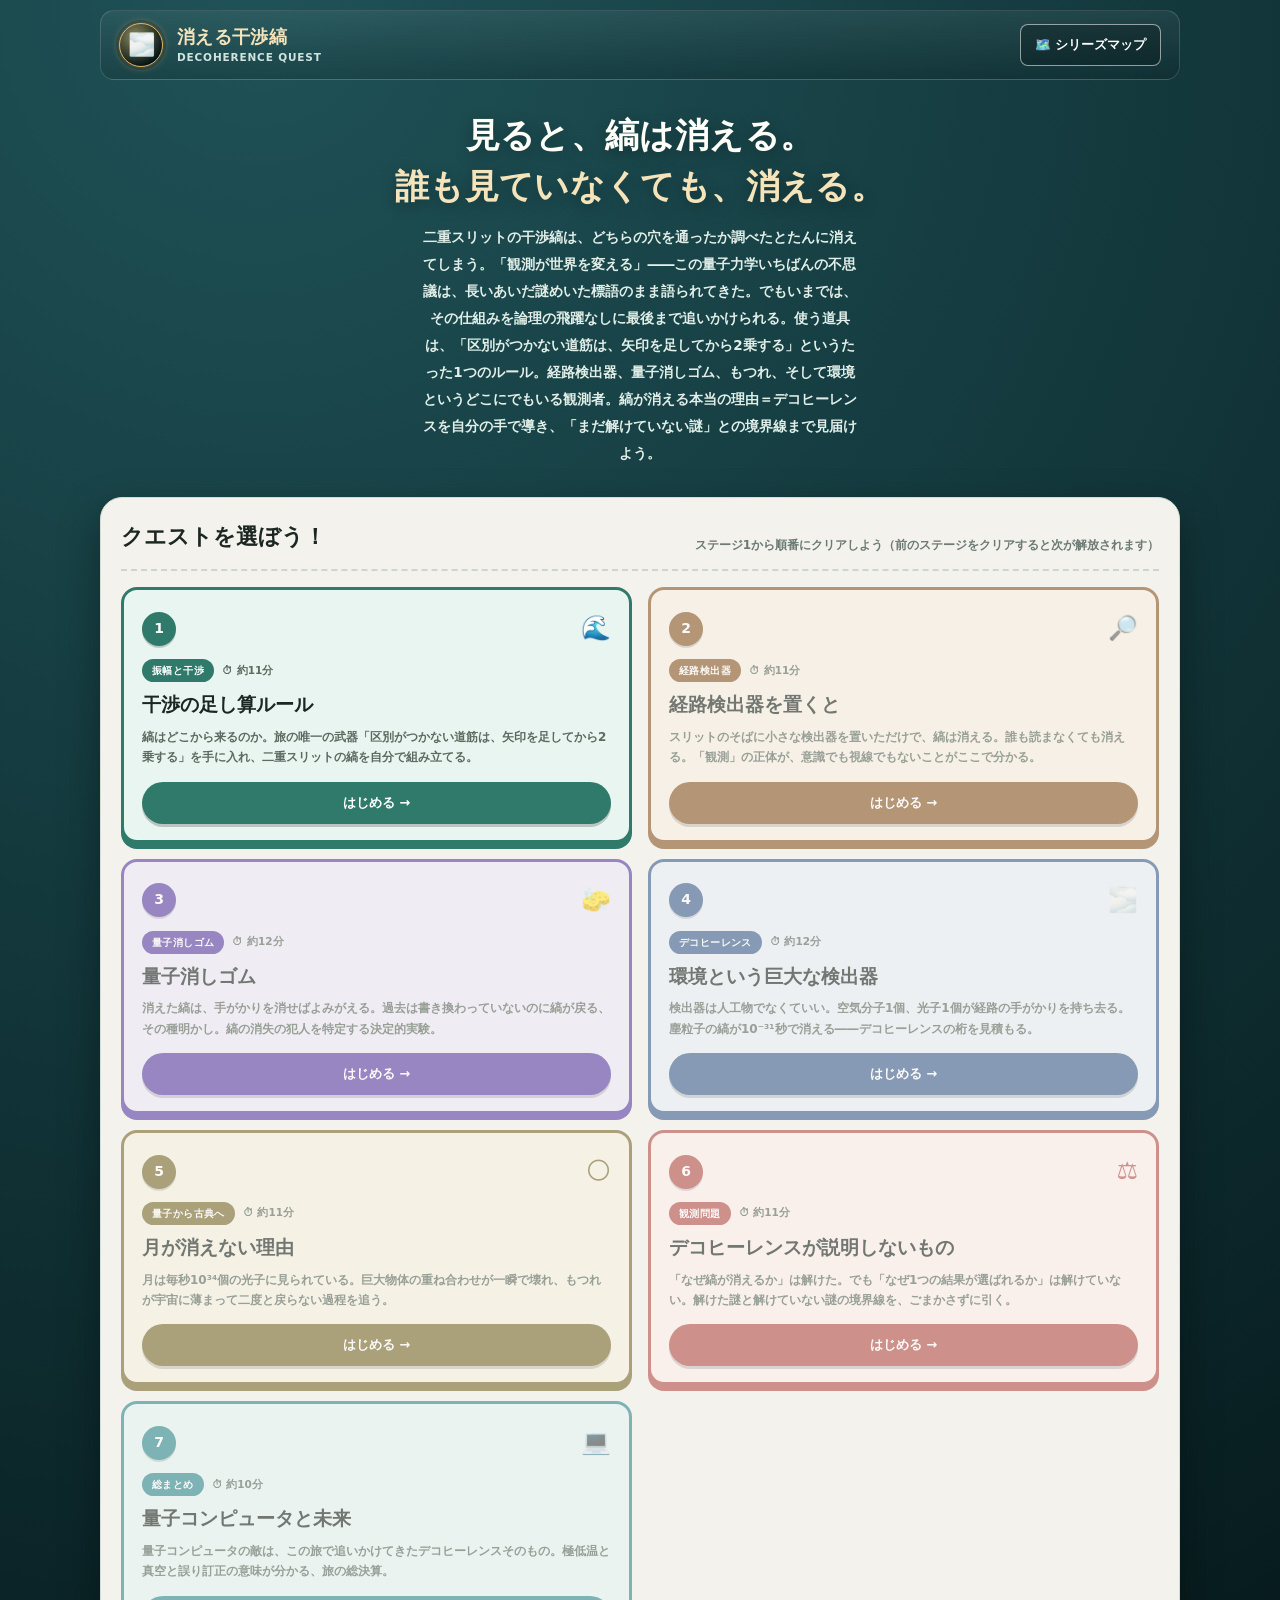
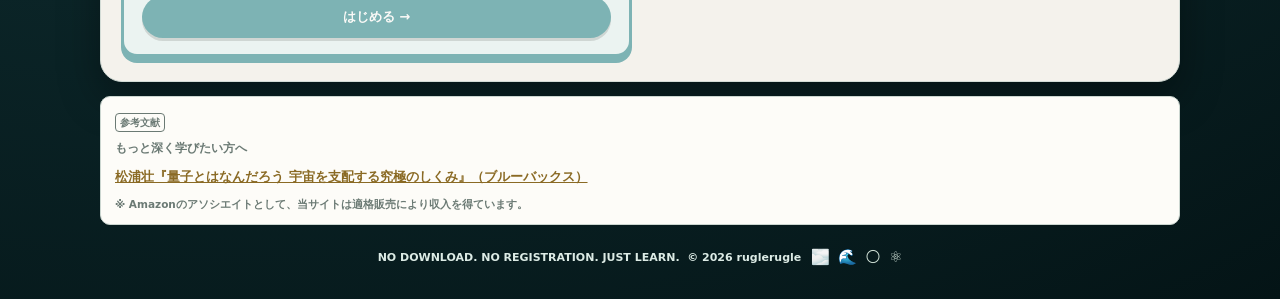
<file: index.html>
<!DOCTYPE html>
<html lang="ja">
<head>
<meta charset="UTF-8">
<meta name="viewport" content="width=device-width, initial-scale=1.0">
<meta name="theme-color" content="#143a3e">
<!-- Google tag (gtag.js) -->
<script async src="https://www.googletagmanager.com/gtag/js?id=G-9RTQCP2HXM"></script>
<script>
  window.dataLayer = window.dataLayer || [];
  function gtag(){dataLayer.push(arguments);}
  gtag('js', new Date());
  gtag('config', 'G-9RTQCP2HXM');
</script>
<title>消える干渉縞 ― 観測すると世界はどう変わるか 全7ステージの無料学習ゲーム</title>
<meta name="description" content="「観測すると二重スリットの干渉縞が消えるのはなぜか」――量子力学最大の謎のひとつを、振幅の足し算ルールだけで最後まで解き明かす。経路検出器・量子消しゴム・もつれ・デコヒーレンス・月が消えない理由から観測問題の最前線まで、全7ステージの無料学習サイト。ねこ博士とうさ美が案内します。">
<link rel="canonical" href="https://quantum-mechanics.habatakijuku.com/decoherence-quest/">
<meta property="og:type" content="website">
<meta property="og:site_name" content="消える干渉縞">
<meta property="og:locale" content="ja_JP">
<meta property="og:title" content="消える干渉縞 ― 観測すると世界はどう変わるか">
<meta property="og:description" content="観測すると干渉縞が消えるのはなぜか。デコヒーレンスの仕組みを、振幅の足し算ルールだけで自分の手で導く全7ステージ。">
<meta property="og:url" content="https://quantum-mechanics.habatakijuku.com/decoherence-quest/">
<meta property="og:image" content="https://quantum-mechanics.habatakijuku.com/decoherence-quest/images/ogp.png">
<meta property="og:image:width" content="1200">
<meta property="og:image:height" content="630">
<meta name="twitter:card" content="summary_large_image">
<link rel="icon" type="image/png" href="images/favicon.png">
<link rel="stylesheet" href="design-system.css">
<script type="application/ld+json">
{
  "@context": "https://schema.org",
  "@type": "LearningResource",
  "name": "消える干渉縞 ― 観測すると世界はどう変わるか",
  "alternateName": "DECOHERENCE QUEST",
  "description": "観測すると二重スリットの干渉縞が消える理由を、振幅の足し算ルールから論理の飛躍なく導く学習サイト。経路検出器による縞の消失、量子消しゴム、環境によるデコヒーレンス、巨大物体が古典的に見える理由、観測問題と解釈問題の線引き、量子コンピュータへの応用まで全7ステージ。",
  "url": "https://quantum-mechanics.habatakijuku.com/decoherence-quest/",
  "inLanguage": "ja",
  "learningResourceType": "learning activity",
  "educationalLevel": "中学生以上",
  "teaches": "デコヒーレンス（干渉と振幅・経路情報・量子消しゴム・環境誘起デコヒーレンス・量子古典移行・観測問題・量子コンピュータ）",
  "isAccessibleForFree": true,
  "author": { "@type": "Person", "name": "ruglerugle" }
}
</script>
</head>
<body>
<div class="shell">
  <nav class="topbar" aria-label="サイト情報">
    <span class="brand-badge" aria-hidden="true">🌫️</span>
    <span class="brand-copy">
      <strong>消える干渉縞</strong>
      <small>DECOHERENCE QUEST</small>
    </span>
    <a class="head-reset" style="margin-left:auto" href="https://quantum-mechanics.habatakijuku.com/" title="量子力学、冒険の書（シリーズマップ）へ">🗺️ シリーズマップ</a>
  </nav>

  <header class="hero">
    <div class="hero-copy">
      <h1><span class="line">見ると、縞は消える。</span><span class="line accent">誰も見ていなくても、消える。</span></h1>
      <p>二重スリットの干渉縞は、どちらの穴を通ったか調べたとたんに消えてしまう。「観測が世界を変える」――この量子力学いちばんの不思議は、長いあいだ謎めいた標語のまま語られてきた。でもいまでは、その仕組みを<span class="nw">論理の飛躍なしに</span>最後まで追いかけられる。使う道具は、<span class="nw">「区別がつかない道筋は、矢印を足してから2乗する」</span>というたった1つのルール。経路検出器、量子消しゴム、もつれ、そして環境というどこにでもいる観測者。縞が消える本当の理由＝デコヒーレンスを自分の手で導き、「まだ解けていない謎」との境界線まで見届けよう。</p>
    </div>
  </header>

  <main>
    <section class="board" aria-labelledby="quest-heading">
      <div class="board-head">
        <div><h2 id="quest-heading">クエストを選ぼう！</h2></div>
        <p>ステージ1から順番にクリアしよう（前のステージをクリアすると次が解放されます）</p>
      </div>

      <div class="quest-grid">
        <a class="quest-card" href="stage1.html" data-stage="1" style="--accent:#2f7a6b;--accent-bg:#e9f5f1">
          <div class="q-top"><span class="q-num">1</span><span class="q-suit" aria-hidden="true">🌊</span></div>
          <div class="q-meta"><span class="q-tag">振幅と干渉</span><span class="q-time">⏱ 約11分</span></div>
          <div class="q-title">干渉の足し算ルール</div>
          <p class="q-desc">縞はどこから来るのか。旅の唯一の武器「区別がつかない道筋は、矢印を足してから2乗する」を手に入れ、二重スリットの縞を自分で組み立てる。</p>
          <span class="q-cta">はじめる →</span>
        </a>

        <a class="quest-card" href="stage2.html" data-stage="2" style="--accent:#8a5a2a;--accent-bg:#f8f0e3">
          <div class="q-top"><span class="q-num">2</span><span class="q-suit" aria-hidden="true">🔎</span></div>
          <div class="q-meta"><span class="q-tag">経路検出器</span><span class="q-time">⏱ 約11分</span></div>
          <div class="q-title">経路検出器を置くと</div>
          <p class="q-desc">スリットのそばに小さな検出器を置いただけで、縞は消える。誰も読まなくても消える。「観測」の正体が、意識でも視線でもないことがここで分かる。</p>
          <span class="q-cta">はじめる →</span>
        </a>

        <a class="quest-card" href="stage3.html" data-stage="3" style="--accent:#5b3fa6;--accent-bg:#efe9f9">
          <div class="q-top"><span class="q-num">3</span><span class="q-suit" aria-hidden="true">🧽</span></div>
          <div class="q-meta"><span class="q-tag">量子消しゴム</span><span class="q-time">⏱ 約12分</span></div>
          <div class="q-title">量子消しゴム</div>
          <p class="q-desc">消えた縞は、手がかりを消せばよみがえる。過去は書き換わっていないのに縞が戻る、その種明かし。縞の消失の犯人を特定する決定的実験。</p>
          <span class="q-cta">はじめる →</span>
        </a>

        <a class="quest-card" href="stage4.html" data-stage="4" style="--accent:#3f6191;--accent-bg:#eaf0f8">
          <div class="q-top"><span class="q-num">4</span><span class="q-suit" aria-hidden="true">🌫️</span></div>
          <div class="q-meta"><span class="q-tag">デコヒーレンス</span><span class="q-time">⏱ 約12分</span></div>
          <div class="q-title">環境という巨大な検出器</div>
          <p class="q-desc">検出器は人工物でなくていい。空気分子1個、光子1個が経路の手がかりを持ち去る。塵粒子の縞が10⁻³¹秒で消える――デコヒーレンスの桁を見積もる。</p>
          <span class="q-cta">はじめる →</span>
        </a>

        <a class="quest-card" href="stage5.html" data-stage="5" style="--accent:#7a6a2f;--accent-bg:#f7f3e2">
          <div class="q-top"><span class="q-num">5</span><span class="q-suit" aria-hidden="true">🌕</span></div>
          <div class="q-meta"><span class="q-tag">量子から古典へ</span><span class="q-time">⏱ 約11分</span></div>
          <div class="q-title">月が消えない理由</div>
          <p class="q-desc">月は毎秒10³⁴個の光子に見られている。巨大物体の重ね合わせが一瞬で壊れ、もつれが宇宙に薄まって二度と戻らない過程を追う。</p>
          <span class="q-cta">はじめる →</span>
        </a>

        <a class="quest-card" href="stage6.html" data-stage="6" style="--accent:#b5504a;--accent-bg:#fdefed">
          <div class="q-top"><span class="q-num">6</span><span class="q-suit" aria-hidden="true">⚖️</span></div>
          <div class="q-meta"><span class="q-tag">観測問題</span><span class="q-time">⏱ 約11分</span></div>
          <div class="q-title">デコヒーレンスが説明しないもの</div>
          <p class="q-desc">「なぜ縞が消えるか」は解けた。でも「なぜ1つの結果が選ばれるか」は解けていない。解けた謎と解けていない謎の境界線を、ごまかさずに引く。</p>
          <span class="q-cta">はじめる →</span>
        </a>

        <a class="quest-card" href="stage7.html" data-stage="7" style="--accent:#2f8a8f;--accent-bg:#e6f5f5">
          <div class="q-top"><span class="q-num">7</span><span class="q-suit" aria-hidden="true">💻</span></div>
          <div class="q-meta"><span class="q-tag">総まとめ</span><span class="q-time">⏱ 約10分</span></div>
          <div class="q-title">量子コンピュータと未来</div>
          <p class="q-desc">量子コンピュータの敵は、この旅で追いかけてきたデコヒーレンスそのもの。極低温と真空と誤り訂正の意味が分かる、旅の総決算。</p>
          <span class="q-cta">はじめる →</span>
        </a>

      </div>
    </section>

    <div id="book-recommend"></div>
  </main>

  <footer>
    <p>NO DOWNLOAD. NO REGISTRATION. JUST LEARN. &nbsp;© <span id="year"></span> ruglerugle</p>
    <div class="footer-suits" aria-hidden="true"><span>🌫️</span><span>🌊</span><span>🌕</span><span>⚛</span></div>
  </footer>
</div>

<script>
  document.getElementById("year").textContent = new Date().getFullYear();
</script>
<script src="js/progress.js"></script>
<script>DQ.initCoverPage();</script>
<script src="https://my.habatakijuku.com/sync.js" defer></script>
</body>
</html>
</file>
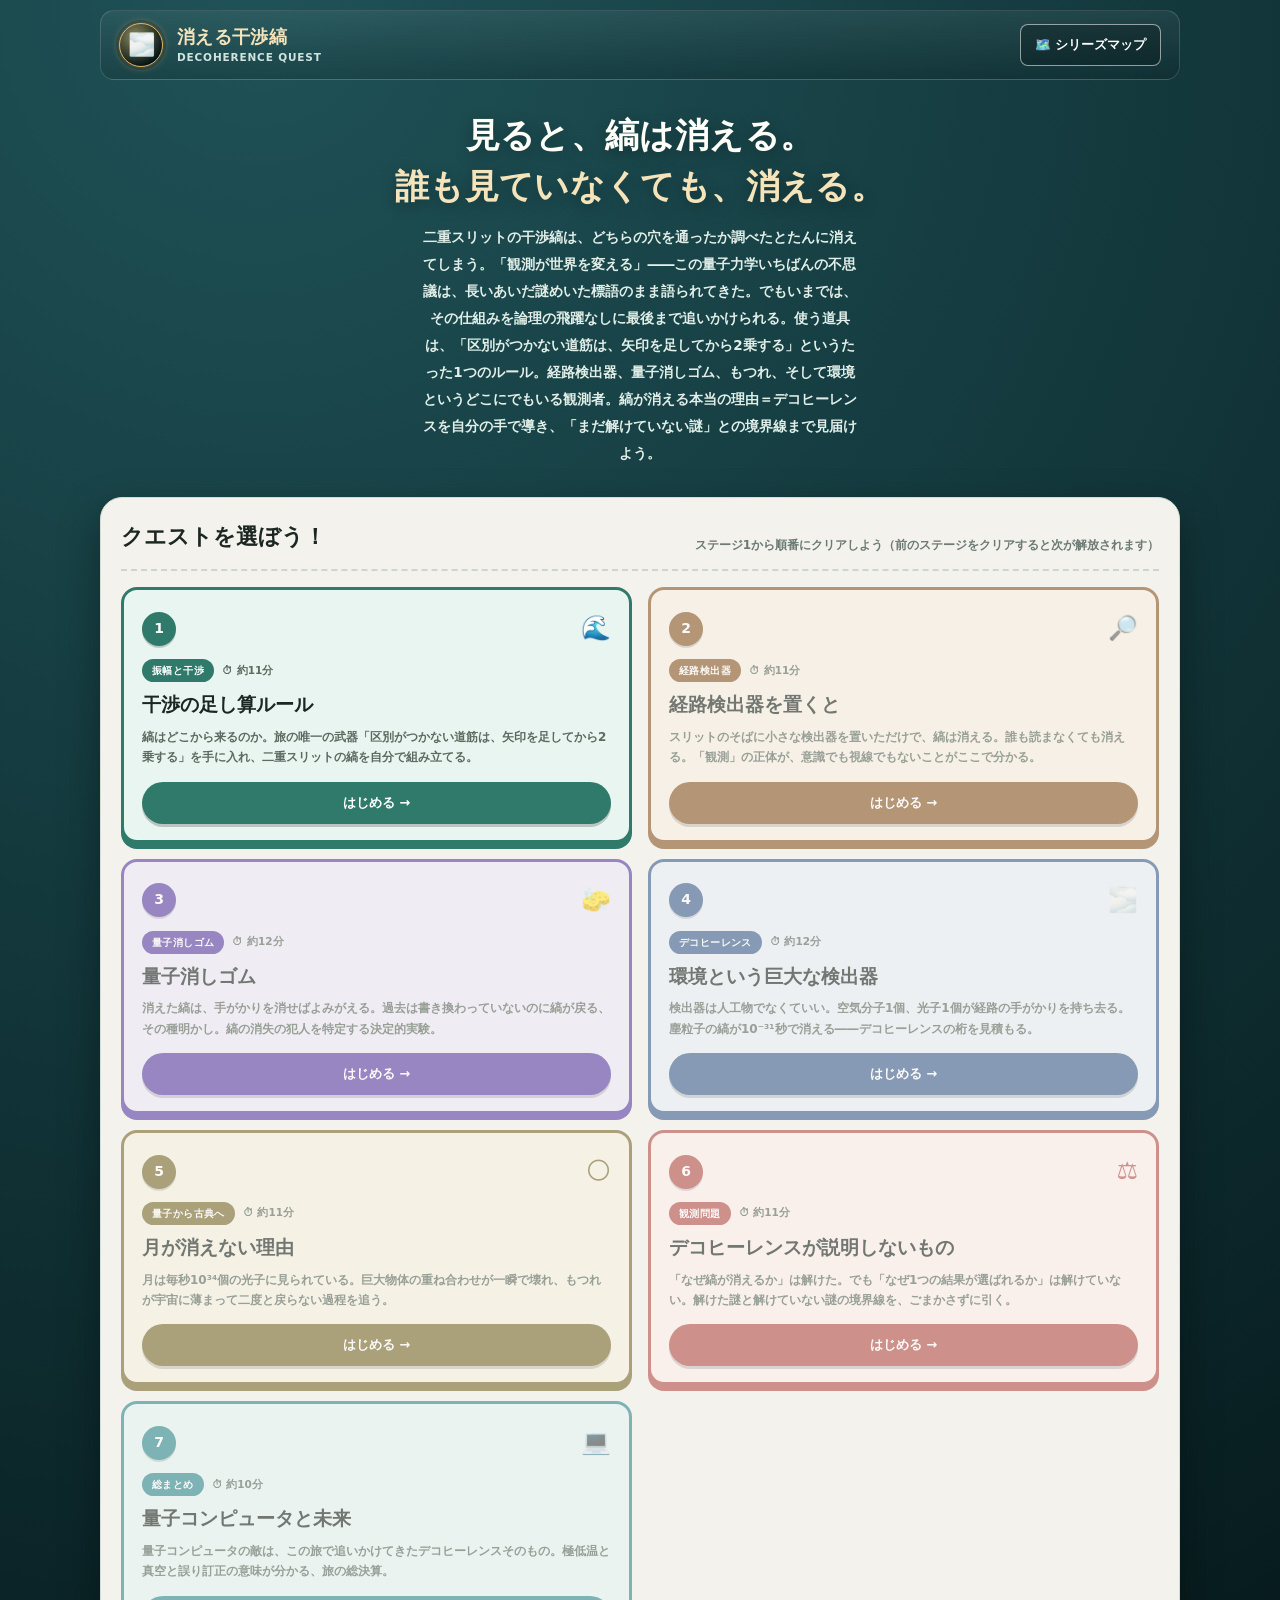
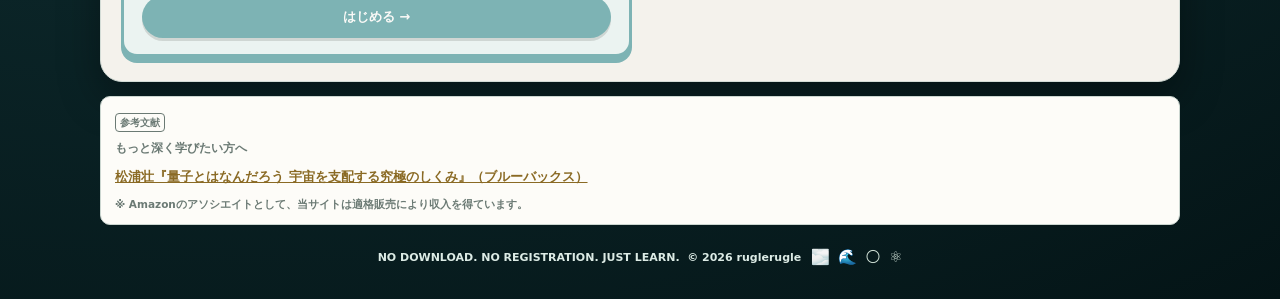
<file: complete.html>
<!DOCTYPE html>
<html lang="ja">
<head>
<meta charset="UTF-8">
<meta name="viewport" content="width=device-width, initial-scale=1.0">
<meta name="theme-color" content="#143a3e">
<!-- Google tag (gtag.js) -->
<script async src="https://www.googletagmanager.com/gtag/js?id=G-9RTQCP2HXM"></script>
<script>
  window.dataLayer = window.dataLayer || [];
  function gtag(){dataLayer.push(arguments);}
  gtag('js', new Date());
  gtag('config', 'G-9RTQCP2HXM');
</script>
<title>全ステージクリア ― 消える干渉縞</title>
<meta name="description" content="消える干渉縞、全7ステージクリアおめでとう。ここまでの旅を振り返ろう。">
<meta name="robots" content="noindex">
<link rel="canonical" href="https://quantum-mechanics.habatakijuku.com/decoherence-quest/complete">
<meta property="og:type" content="website">
<meta property="og:site_name" content="消える干渉縞">
<meta property="og:locale" content="ja_JP">
<meta property="og:title" content="全ステージクリア ― 消える干渉縞">
<meta property="og:description" content="全7ステージクリアおめでとう。旅を振り返ろう。">
<meta property="og:url" content="https://quantum-mechanics.habatakijuku.com/decoherence-quest/complete">
<meta property="og:image" content="https://quantum-mechanics.habatakijuku.com/decoherence-quest/images/ogp.png">
<meta property="og:image:width" content="1200">
<meta property="og:image:height" content="630">
<meta name="twitter:card" content="summary_large_image">
<link rel="icon" type="image/png" href="images/favicon.png">
<link rel="stylesheet" href="design-system.css">
</head>
<body>
<div class="shell">
  <nav class="topbar" aria-label="サイト情報">
    <span class="brand-badge" aria-hidden="true">🌫️</span>
    <span class="brand-copy">
      <strong>消える干渉縞</strong>
      <small>DECOHERENCE QUEST</small>
    </span>
  </nav>

  <header class="hero">
    <div class="hero-copy">
      <h1><span class="line">観測の正体、解明完了 ∎</span></h1>
      <p>「見ると縞が消えるのはなぜか」という謎から出発して、矢印の足し算ルールただ1つを武器に、経路検出器、量子消しゴム、環境という巨大検出器、そして月が消えない理由まで――きみは論理の飛躍なしに歩き切った。そして最後に、解けた謎と解けていない謎の境界線を自分の手で引いた。旅の記録で振り返ろう。</p>
    </div>
  </header>

  <main>
    <section class="board" aria-labelledby="recap-heading">
      <div class="board-head">
        <div><h2 id="recap-heading">ここまでの旅を振り返ろう</h2></div>
      </div>

      <div class="recap-list">
        <div class="recap-item">
          <span class="recap-num">1</span>
          <div class="recap-body"><span class="recap-title">干渉の足し算ルール。</span> <span class="recap-desc">道筋ごとに矢印（振幅）。区別がつかないなら足してから2乗、手がかりが残るなら2乗してから足す。縞は矢印の向きのずれから生まれた。</span></div>
        </div>
        <div class="recap-item">
          <span class="recap-num">2</span>
          <div class="recap-body"><span class="recap-title">経路検出器を置くと。</span> <span class="recap-desc">矢印は筋書き全体につく。針の状態が直交すると終わり方が分かれて足し算禁止＝縞の消失。読む人は不要で、不完全な手がかりなら縞は薄く残る。</span></div>
        </div>
        <div class="recap-item">
          <span class="recap-num">3</span>
          <div class="recap-body"><span class="recap-title">量子消しゴム。</span> <span class="recap-desc">目印に斜めの質問をして仕分けると縞と逆縞が復活。全体は常にのっぺりで、因果律は無傷。「乱すから消える」説と「意識が消す」説は成り立たないと分かった。</span></div>
        </div>
        <div class="recap-item">
          <span class="recap-num">4</span>
          <div class="recap-body"><span class="recap-title">環境という巨大な検出器。</span> <span class="recap-desc">散乱は目印製造機。不完全な手がかり×毎秒10²⁰回の掛け算で、空気中の塵の縞は約10⁻³¹秒で死ぬ。これがデコヒーレンス。</span></div>
        </div>
        <div class="recap-item">
          <span class="recap-num">5</span>
          <div class="recap-body"><span class="recap-title">月が消えない理由。</span> <span class="recap-desc">毎秒10³⁴個の光子が月の位置を見張り続ける。手がかりはコピーを増やして光速で拡散し、回収不能。環境が位置を読むから、位置の定まった姿だけが生き残る。</span></div>
        </div>
        <div class="recap-item">
          <span class="recap-num">6</span>
          <div class="recap-body"><span class="recap-title">デコヒーレンスが説明しないもの。</span> <span class="recap-desc">説明したのは「干渉が実際上消える仕組み」まで。「なぜ1つの結果が選ばれるか」は観測問題として未解決で、解釈（コペンハーゲン・多世界・客観的収縮）は実験未決着。</span></div>
        </div>
        <div class="recap-item">
          <span class="recap-num">7</span>
          <div class="recap-body"><span class="recap-title">量子コンピュータと未来。</span> <span class="recap-desc">量子計算の力は干渉の設計、敵はデコヒーレンス。極低温・真空で環境を黙らせ、量子誤り訂正は情報をもつれのパターンに隠して環境に読ませない。</span></div>
        </div>
      </div>

      <div class="dialogue-scene">
        <div class="dialog-row right">
          <div class="dialog-character">
            <div class="dialog-avatar student"><img src="images/rabbit.webp" width="300" height="386" alt=""></div>
            <div class="dialog-name student">うさ美</div>
          </div>
          <div class="dialog-bubble">一番心に残ったのは、「観測」という言葉から神秘が抜け落ちていく過程です。意識でも視線でもなく、手がかりが相手に記録されること。針でも、光子1個でも、宇宙全体でも同じ理屈で動く。それでいて最後の最後に、「1つの結果が選ばれる仕組みはまだ誰も知らない」という正直な告白が待っていました。解けた部分の鮮やかさと、解けていない部分を隠さない誠実さ――両方そろって、初めて科学なんだと思います。</div>
        </div>
        <div class="dialog-row">
          <div class="dialog-character">
            <div class="dialog-avatar mentor"><img src="images/cat.webp" width="300" height="386" alt=""></div>
            <div class="dialog-name mentor">ねこ博士</div>
          </div>
          <div class="dialog-bubble">その言葉が今日の卒業証書だよ。この旅で手に入れた「矢印」と「手がかり」は、量子力学のどの教科書を開いても通用する本物の道具だ。そしてきみはもう、「量子力学は観測すると不思議なことが起きる」という雑な説明に出会っても、どこまでが物理で、どこからが未解決かを自分で切り分けられる。その目を持つ人は、実はそう多くないんだ。全7ステージクリア、おめでとう！</div>
        </div>
      </div>

      <div class="board-head">
        <div><h2 id="next-heading">次の旅へ</h2></div>
        <p>ここまで絵と言葉で受け取ってきた電子の波を、今度は数式で組み立て直す。『量子力学概要』で出会った不確定性原理 Δx·Δp ≥ ℏ/2 を、位置 x・波数 k・積分・微分と道具をそろえて<strong>厳密な定理として証明する</strong>旅が待っている。</p>
      </div>
      <div class="complete-actions">
        <a class="btn btn-primary" href="https://quantum-mechanics.habatakijuku.com/kennard-inequality/">次の旅へ：不確定性原理の証明 →</a>
        <a class="btn" href="https://quantum-mechanics.habatakijuku.com/" target="_blank" rel="noopener">🗺️ シリーズマップを見る</a>
      </div>

      <div class="complete-actions">
        <a class="btn btn-primary" id="btn-share" href="#" target="_blank" rel="noopener">𝕏 クリアをシェアする</a>
        <a class="btn" href="index.html">トップに戻る →</a>
        <button class="btn" id="btn-reset-all">🔄 進捗をリセットして最初から</button>
      </div>
    </section>

    <div id="book-recommend"></div>
  </main>

  <footer>
    <p>NO DOWNLOAD. NO REGISTRATION. JUST LEARN. &nbsp;© <span id="year"></span> ruglerugle</p>
    <div class="footer-suits" aria-hidden="true"><span>🌫️</span><span>🌊</span><span>🌕</span><span>⚛</span></div>
  </footer>
</div>

<script>
  document.getElementById("year").textContent = new Date().getFullYear();
  document.getElementById("btn-share").href =
    "https://twitter.com/intent/tweet?text=" +
    encodeURIComponent("「観測すると干渉縞が消えるのはなぜか」を、振幅の足し算ルールだけでデコヒーレンスまで導き切りました！🌫️") +
    "&url=" + encodeURIComponent("https://quantum-mechanics.habatakijuku.com/decoherence-quest/");
</script>
<script src="js/progress.js"></script>
<script>DQ.initCompletePage();</script>
<script src="https://my.habatakijuku.com/sync.js" defer></script>
</body>
</html>
</file>
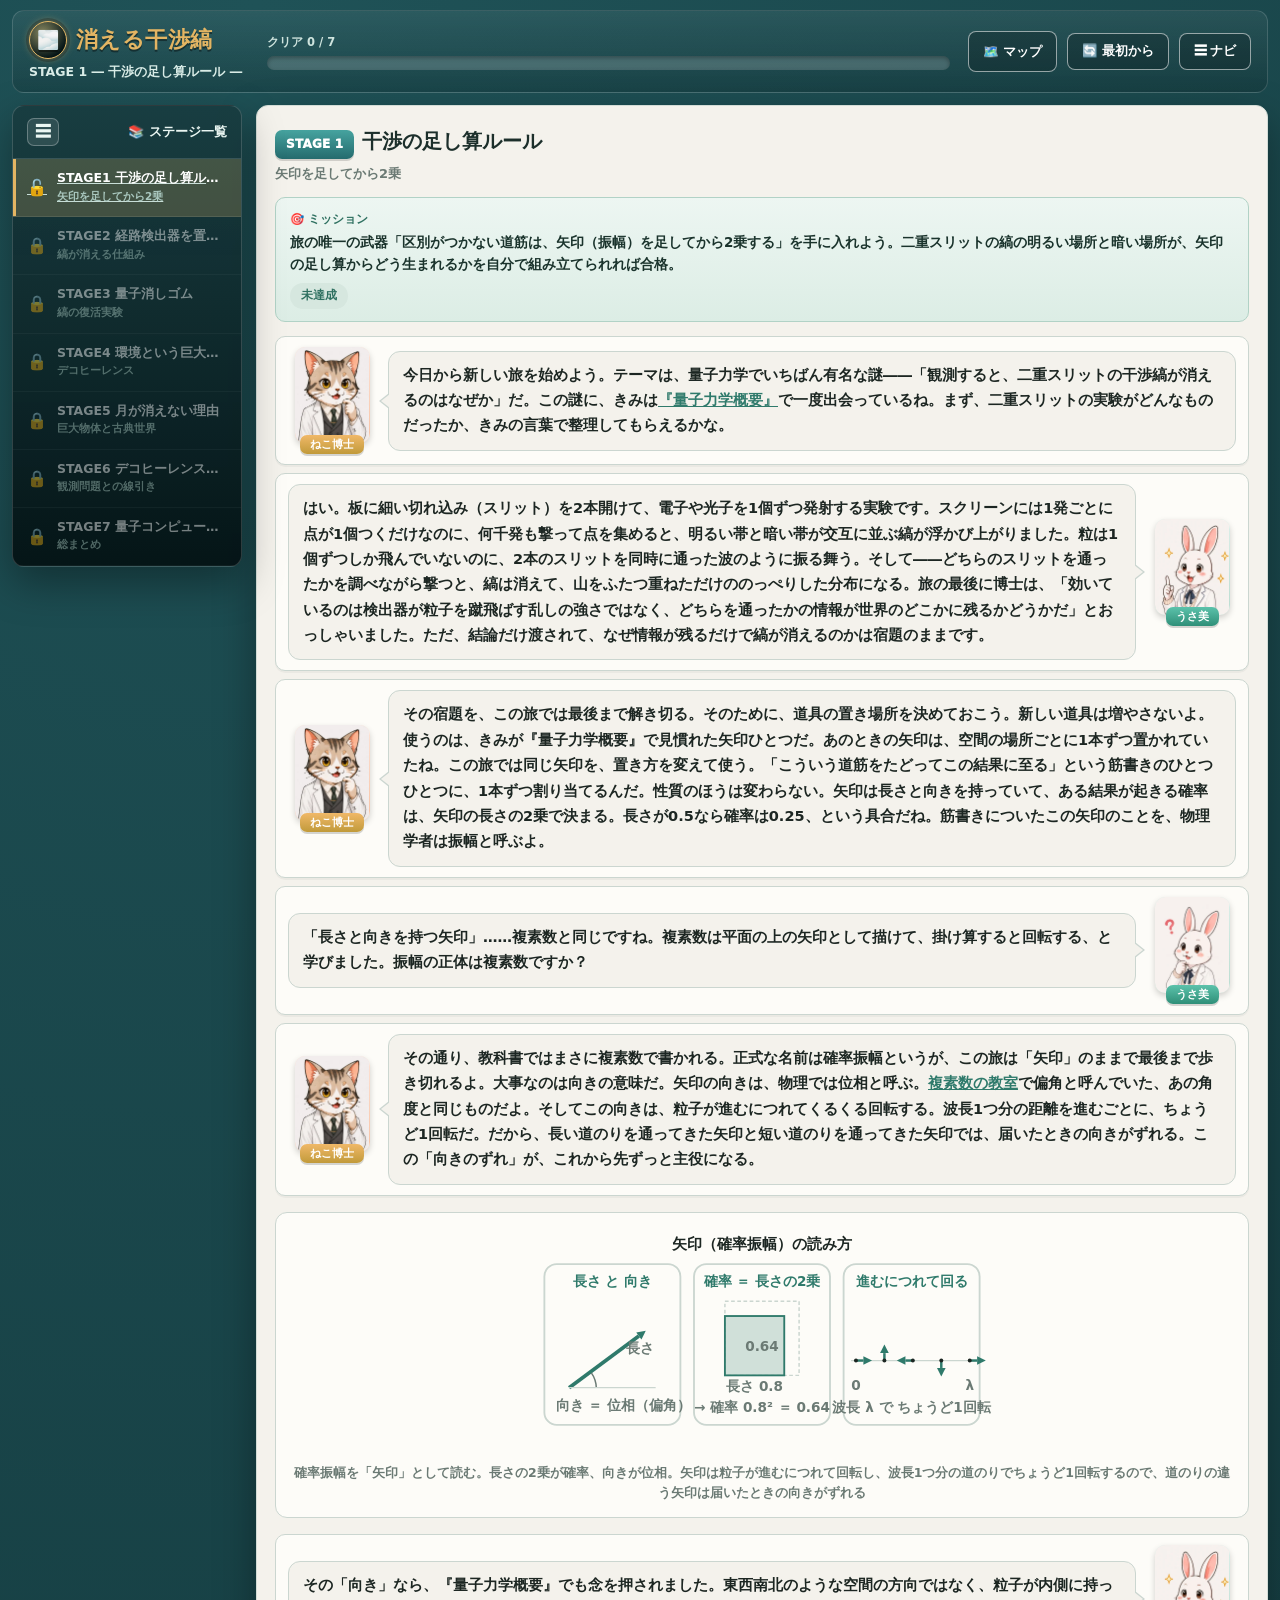
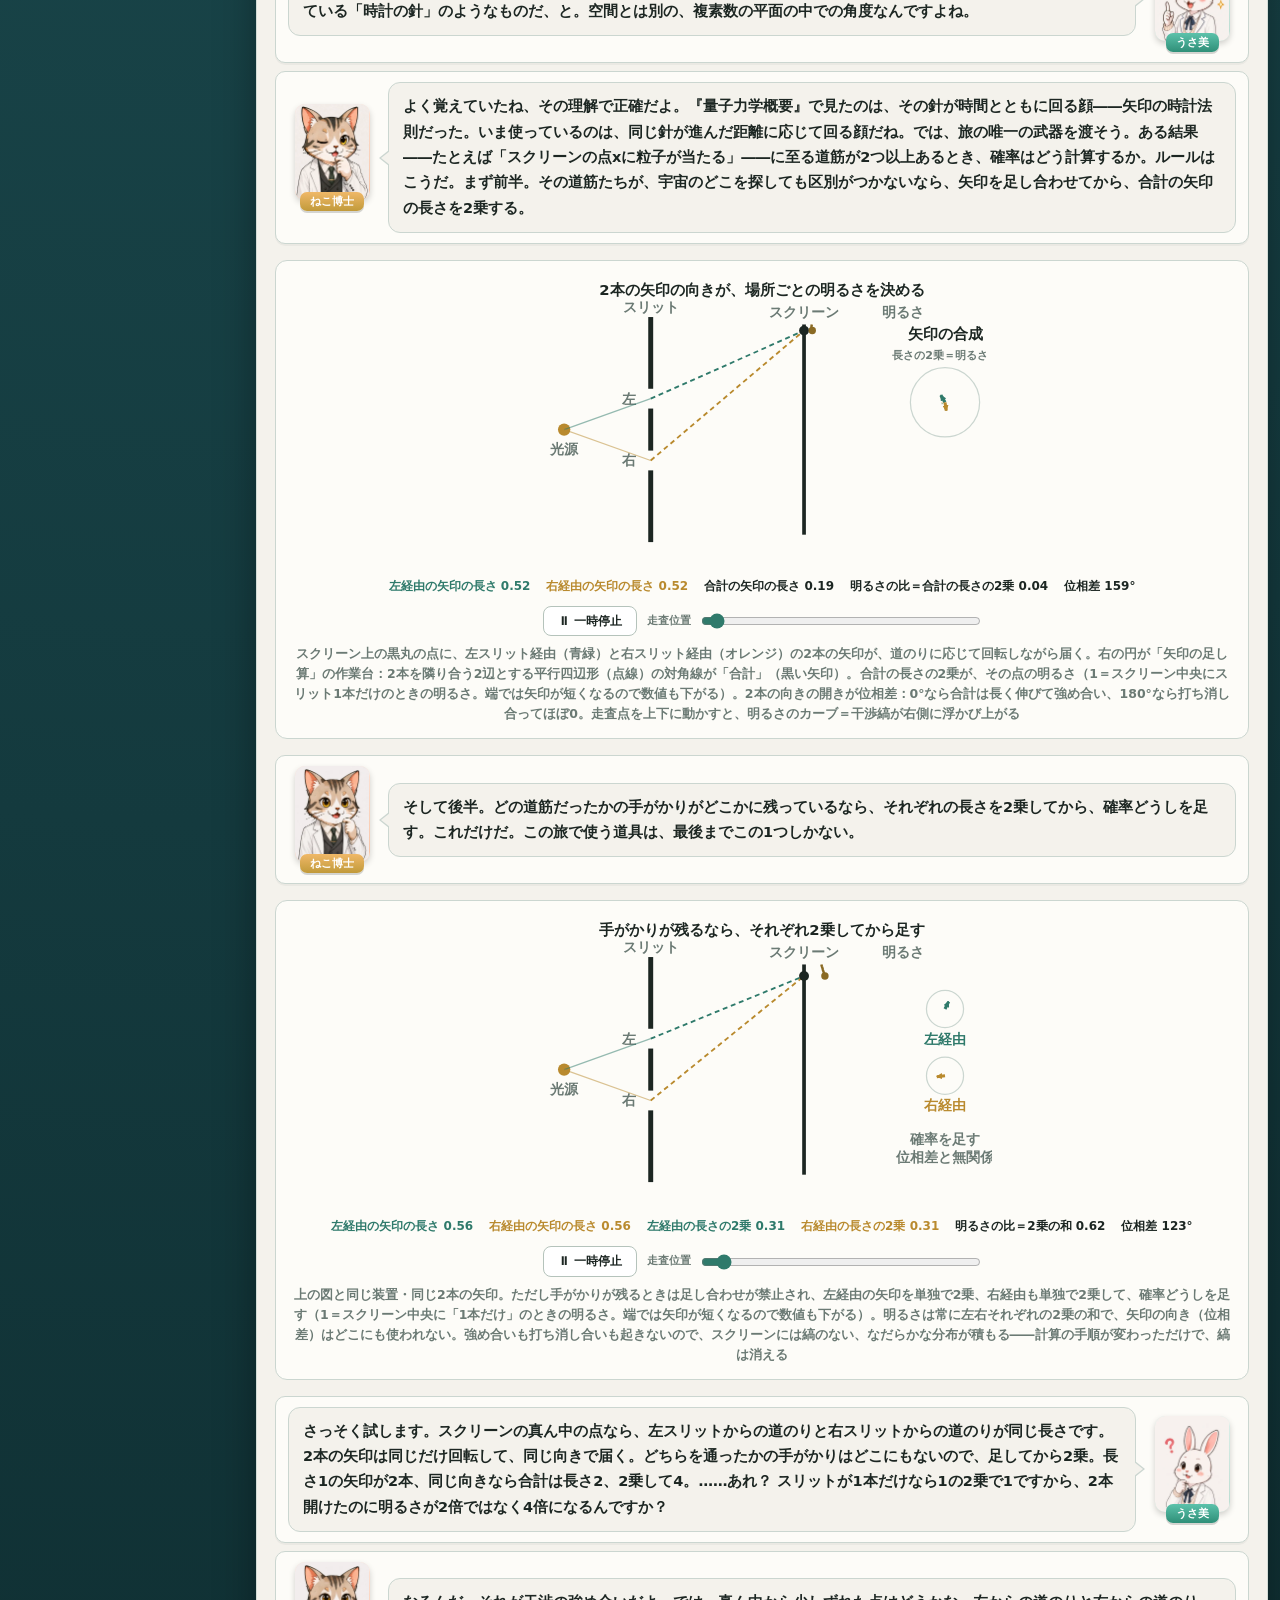
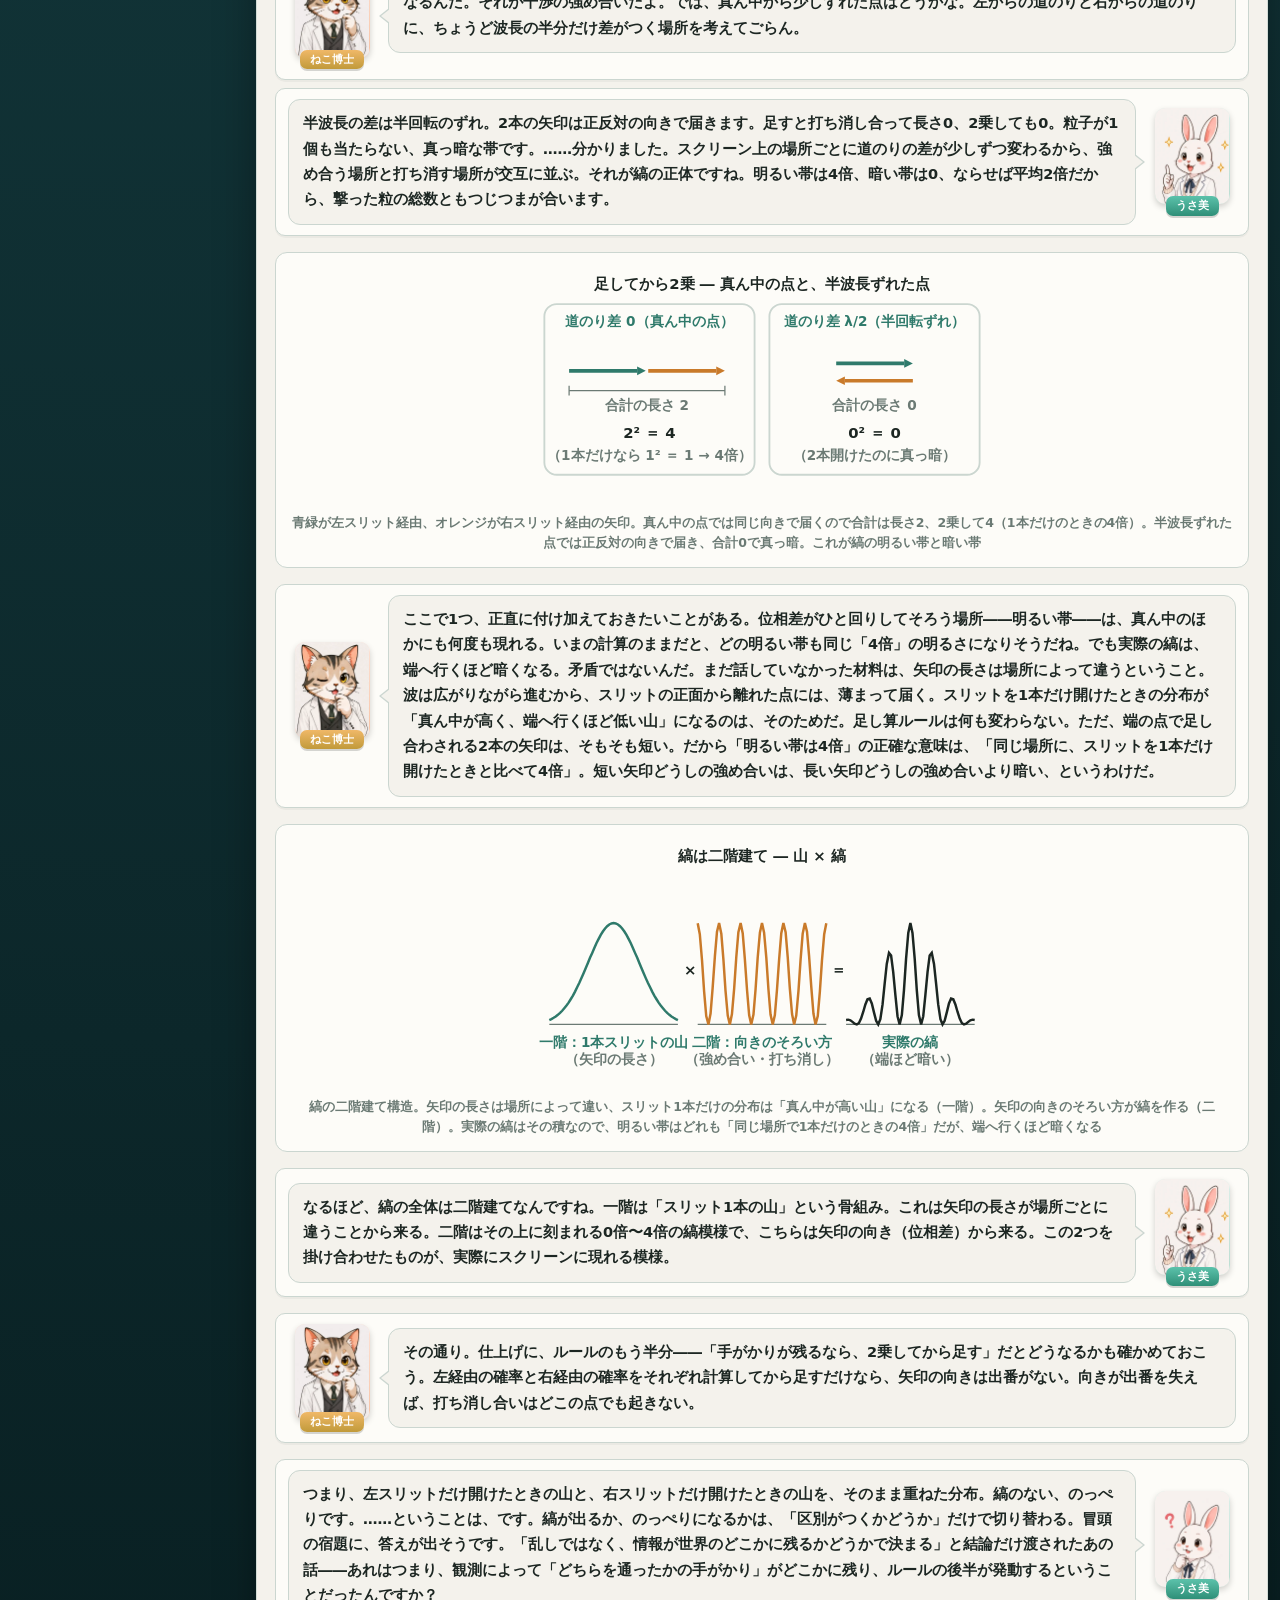
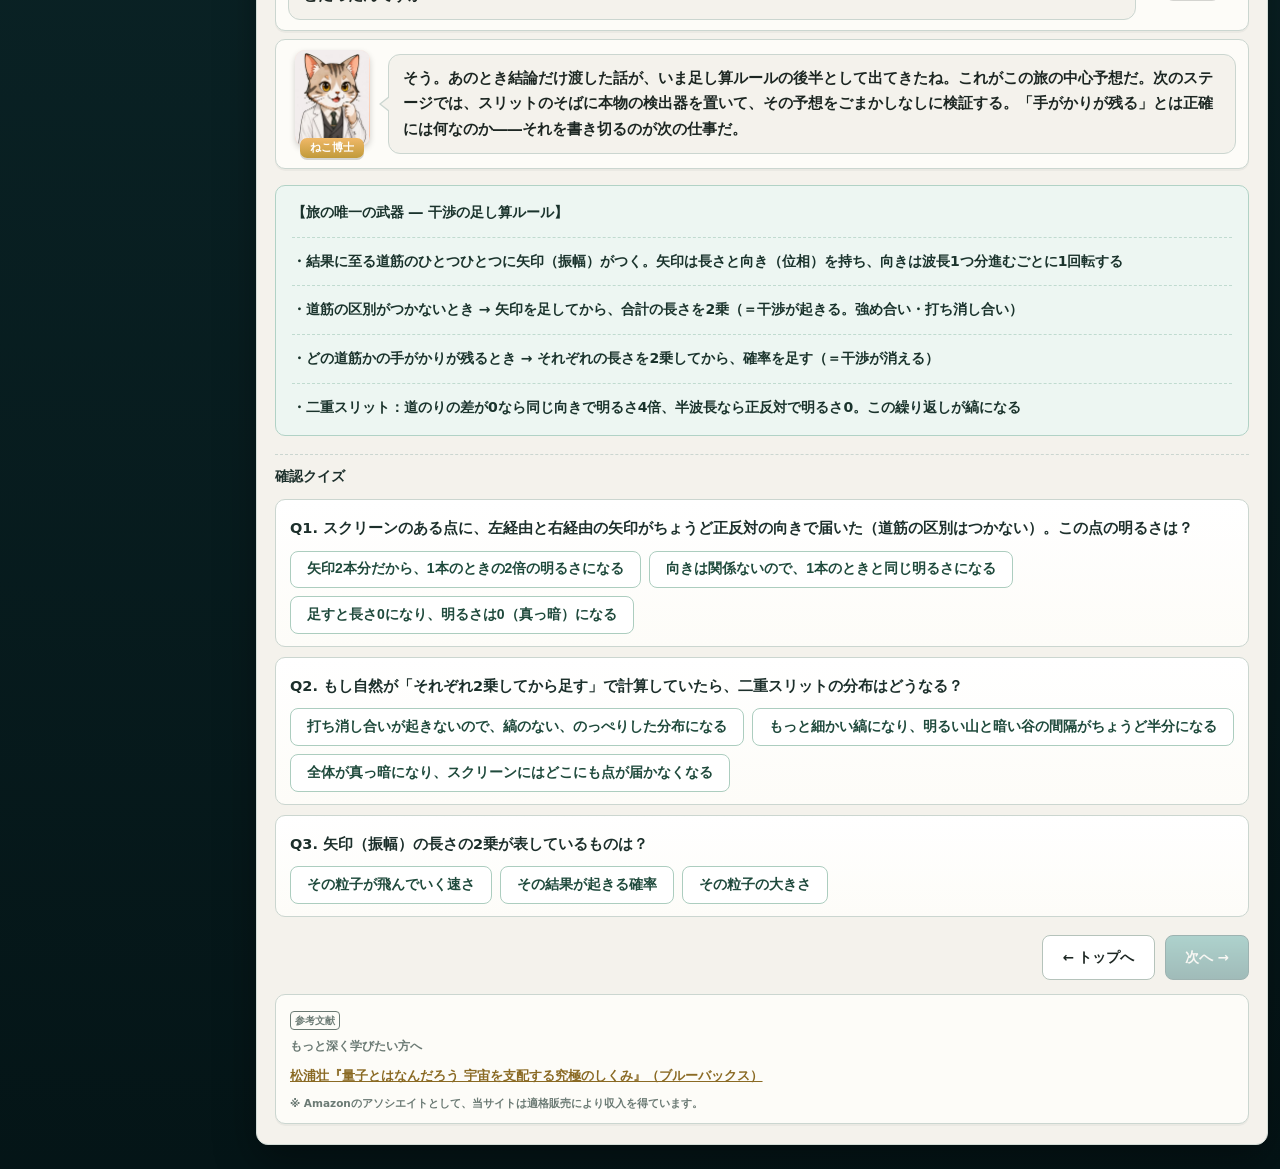
<file: stage1.html>
<!DOCTYPE html>
<html lang="ja">
<head>
<meta charset="UTF-8">
<meta name="viewport" content="width=device-width, initial-scale=1.0">
<meta name="theme-color" content="#143a3e">
<!-- Google tag (gtag.js) -->
<script async src="https://www.googletagmanager.com/gtag/js?id=G-9RTQCP2HXM"></script>
<script>
  window.dataLayer = window.dataLayer || [];
  function gtag(){dataLayer.push(arguments);}
  gtag('js', new Date());
  gtag('config', 'G-9RTQCP2HXM');
</script>
<title>STAGE1 干渉の足し算ルール ― 消える干渉縞</title>
<meta name="description" content="二重スリットの干渉縞はどこから来るのか。量子力学の確率計算の心臓部「区別がつかない道筋は、矢印（振幅）を足してから2乗する」を導入し、縞の明暗を自分の手で組み立てる。デコヒーレンスを学ぶ旅の第一歩。">
<link rel="canonical" href="https://quantum-mechanics.habatakijuku.com/decoherence-quest/stage1">
<meta property="og:type" content="article">
<meta property="og:site_name" content="消える干渉縞">
<meta property="og:locale" content="ja_JP">
<meta property="og:title" content="STAGE1 干渉の足し算ルール ― 消える干渉縞">
<meta property="og:description" content="旅の唯一の武器「区別がつかない道筋は、矢印を足してから2乗」を手に入れ、二重スリットの縞を組み立てる。">
<meta property="og:url" content="https://quantum-mechanics.habatakijuku.com/decoherence-quest/stage1">
<meta property="og:image" content="https://quantum-mechanics.habatakijuku.com/decoherence-quest/images/ogp.png">
<meta property="og:image:width" content="1200">
<meta property="og:image:height" content="630">
<meta name="twitter:card" content="summary_large_image">
<link rel="icon" type="image/png" href="images/favicon.png">
<link rel="stylesheet" href="design-system.css">
<style>
  .dq-svg .label{fill:var(--muted);font-size:11px;font-weight:700}
  .dq-svg .strong{fill:var(--ink);font-size:12px;font-weight:900}
  .dq-svg .accent{fill:#2f7a6b;font-size:11px;font-weight:900}
  .anim-ctrl{display:flex;align-items:center;gap:10px;justify-content:center;margin-top:10px;flex-wrap:wrap}
  .anim-ctrl input[type=range]{flex:1;max-width:280px;min-width:140px;accent-color:#2f7a6b}
  .anim-ctrl .btn{padding:.35rem .9rem;font-size:12px}
  .anim-ctrl .ctrl-label{font-size:11px;color:var(--muted);font-weight:700}
  .readout{display:flex;flex-wrap:wrap;gap:4px 16px;justify-content:center;margin-top:8px;font-size:12px;font-weight:700;color:var(--ink)}
  .readout b{font-weight:900;font-variant-numeric:tabular-nums;color:inherit}
</style>
</head>
<body>
<div class="app-shell side-collapsed" id="app-shell">
  <header class="game-header">
    <div class="brand">
      <div class="brand-title"><a class="head-reset home-badge" href="index.html" title="トップへ" aria-label="トップへ">🌫️</a> <span>消える干渉縞</span></div>
      <div class="brand-sub">STAGE 1 ― 干渉の足し算ルール ―</div>
    </div>
    <div class="head-progress-wrap">
      <div class="head-progress-label" id="progress-label">クリア 0 / 7</div>
      <div class="head-progress" role="progressbar" aria-label="クリア済みステージ数" aria-valuemin="0" aria-valuemax="7" aria-valuenow="0"><div class="head-progress-fill" id="progress-fill" style="width:0%"></div></div>
    </div>
    <div class="header-actions">
      <a class="head-reset" href="https://quantum-mechanics.habatakijuku.com/" title="量子力学、冒険の書（シリーズマップ）へ">🗺️ マップ</a>
      <button class="head-reset" id="btn-reset-all">🔄 最初から</button>
      <button class="head-reset" id="head-nav-toggle" title="ステージ一覧の表示切替">☰ ナビ</button>
    </div>
  </header>

  <div class="game-layout">
    <div class="side-backdrop" id="side-backdrop"></div>
    <aside class="side-panel">
      <div class="side-head">
        <button class="side-toggle" id="sidebar-toggle" title="ステージ一覧の表示切替" aria-label="ステージ一覧の表示切替">☰</button>
        <span class="side-head-text">📚 ステージ一覧</span>
      </div>
      <div class="side-list" id="side-list"></div>
    </aside>

    <main class="main-area">
      <div class="chapter-head">
        <span class="chapter-badge">STAGE 1</span><h1 class="chapter-title">干渉の足し算ルール</h1>
        <div class="chapter-sub">矢印を足してから2乗</div>
      </div>

      <div class="mission-box">
        <div class="mission-label">🎯 ミッション</div>
        <div class="mission-text">旅の唯一の武器「区別がつかない道筋は、矢印（振幅）を足してから2乗する」を手に入れよう。二重スリットの縞の明るい場所と暗い場所が、矢印の足し算からどう生まれるかを自分で組み立てられれば合格。</div>
        <span class="mission-status" id="mission-status">未達成</span>
      </div>

      <div class="dialogue-scene">
        <div class="dialog-row">
          <div class="dialog-character">
            <div class="dialog-avatar mentor"><img src="images/cat.webp" width="300" height="386" alt=""></div>
            <div class="dialog-name mentor">ねこ博士</div>
          </div>
          <div class="dialog-bubble">今日から新しい旅を始めよう。テーマは、量子力学でいちばん有名な謎――<strong>「観測すると、二重スリットの干渉縞が消えるのはなぜか」</strong>だ。この謎に、きみは<a href="https://quantum-mechanics.habatakijuku.com/general/" target="_blank" rel="noopener" style="color:#2f7a6b;text-decoration:underline">『量子力学概要』</a>で一度出会っているね。まず、二重スリットの実験がどんなものだったか、きみの言葉で整理してもらえるかな。</div>
        </div>
        <div class="dialog-row right">
          <div class="dialog-character">
            <div class="dialog-avatar student"><img src="images/rabbit.webp" width="300" height="386" alt=""></div>
            <div class="dialog-name student">うさ美</div>
          </div>
          <div class="dialog-bubble">はい。板に細い切れ込み（スリット）を2本開けて、電子や光子を1個ずつ発射する実験です。スクリーンには1発ごとに点が1個つくだけなのに、何千発も撃って点を集めると、明るい帯と暗い帯が交互に並ぶ<strong>縞</strong>が浮かび上がりました。粒は1個ずつしか飛んでいないのに、2本のスリットを同時に通った波のように振る舞う。そして――どちらのスリットを通ったかを調べながら撃つと、縞は消えて、山をふたつ重ねただけの<strong>のっぺり</strong>した分布になる。旅の最後に博士は、「効いているのは検出器が粒子を蹴飛ばす乱しの強さではなく、<strong>どちらを通ったかの情報が世界のどこかに残るかどうか</strong>だ」とおっしゃいました。ただ、結論だけ渡されて、<strong>なぜ情報が残るだけで縞が消えるのか</strong>は宿題のままです。</div>
        </div>
        <div class="dialog-row">
          <div class="dialog-character">
            <div class="dialog-avatar mentor"><img src="images/cat.webp" width="300" height="386" alt=""></div>
            <div class="dialog-name mentor">ねこ博士</div>
          </div>
          <div class="dialog-bubble">その宿題を、この旅では最後まで解き切る。そのために、道具の置き場所を決めておこう。新しい道具は増やさないよ。使うのは、きみが『量子力学概要』で見慣れた<strong>矢印</strong>ひとつだ。あのときの矢印は、空間の<strong>場所ごとに1本ずつ</strong>置かれていたね。この旅では同じ矢印を、置き方を変えて使う。「こういう道筋をたどってこの結果に至る」という<strong>筋書きのひとつひとつに、1本ずつ</strong>割り当てるんだ。性質のほうは変わらない。矢印は<strong>長さ</strong>と<strong>向き</strong>を持っていて、ある結果が起きる<strong>確率は、矢印の長さの2乗</strong>で決まる。長さが0.5なら確率は0.25、という具合だね。筋書きについたこの矢印のことを、物理学者は<strong>振幅</strong>と呼ぶよ。</div>
        </div>
        <div class="dialog-row right">
          <div class="dialog-character">
            <div class="dialog-avatar student"><img src="images/rabbitThink.webp" width="300" height="386" alt=""></div>
            <div class="dialog-name student">うさ美</div>
          </div>
          <div class="dialog-bubble">「長さと向きを持つ矢印」……複素数と同じですね。複素数は平面の上の矢印として描けて、掛け算すると回転する、と学びました。振幅の正体は複素数ですか？</div>
        </div>
        <div class="dialog-row">
          <div class="dialog-character">
            <div class="dialog-avatar mentor"><img src="images/cat.webp" width="300" height="386" alt=""></div>
            <div class="dialog-name mentor">ねこ博士</div>
          </div>
          <div class="dialog-bubble">その通り、教科書ではまさに複素数で書かれる。正式な名前は<strong>確率振幅</strong>というが、この旅は「矢印」のままで最後まで歩き切れるよ。大事なのは向きの意味だ。矢印の向きは、物理では<strong>位相</strong>と呼ぶ。<a href="https://complex-number.habatakijuku.com/" target="_blank" rel="noopener" style="color:#2f7a6b;text-decoration:underline">複素数の教室</a>で<strong>偏角</strong>と呼んでいた、あの角度と同じものだよ。そしてこの向きは、粒子が進むにつれてくるくる回転する。<strong>波長1つ分の距離を進むごとに、ちょうど1回転</strong>だ。だから、長い道のりを通ってきた矢印と短い道のりを通ってきた矢印では、届いたときの向きがずれる。この「向きのずれ」が、これから先ずっと主役になる。</div>
        </div>
      </div>

      <div class="diagram-box">
        <svg class="dq-svg" viewBox="0 0 372 178" width="100%" role="img" aria-label="矢印（確率振幅）の読み方の図。左：矢印には長さと向きがあり、向きは位相と呼ぶ。中：確率は長さの2乗で、長さ0.8なら確率0.64。右：矢印は進むにつれて回転し、波長1つ分進むごとにちょうど1回転する">
          <text class="strong" x="186" y="18" text-anchor="middle">矢印（確率振幅）の読み方</text>
          <rect x="10" y="30" width="110" height="130" rx="10" fill="var(--paper2)" stroke="var(--line)" stroke-width="1.5"></rect>
          <text class="accent" x="65" y="48" text-anchor="middle">長さ と 向き</text>
          <line x1="30" y1="130" x2="86.4" y2="88.2" stroke="#2f7a6b" stroke-width="3"></line><polygon points="92,84 88.5,91.0 84.3,85.4" fill="#2f7a6b"></polygon>
          <path d="M52 130 A22 22 0 0 0 48 118" fill="none" stroke="var(--muted)" stroke-width="1.2"></path>
          <line x1="30" y1="130" x2="100" y2="130" stroke="var(--line)" stroke-width="1"></line>
          <text class="label" x="74" y="148" text-anchor="middle">向き ＝ 位相（偏角）</text>
          <text class="label" x="76" y="102" text-anchor="start">長さ</text>
          <rect x="131" y="30" width="110" height="130" rx="10" fill="var(--paper2)" stroke="var(--line)" stroke-width="1.5"></rect>
          <text class="accent" x="186" y="48" text-anchor="middle">確率 ＝ 長さの2乗</text>
          <rect x="156" y="60" width="60" height="60" fill="none" stroke="var(--line)" stroke-width="1.2" stroke-dasharray="3 2"></rect>
          <rect x="156" y="72" width="48" height="48" fill="rgba(47,122,107,.22)" stroke="#2f7a6b" stroke-width="1.5"></rect>
          <text class="label" x="186" y="100" text-anchor="middle">0.64</text>
          <text class="label" x="180" y="133" text-anchor="middle">長さ 0.8</text>
          <text class="label" x="186" y="150" text-anchor="middle">→ 確率 0.8² ＝ 0.64</text>
          <rect x="252" y="30" width="110" height="130" rx="10" fill="var(--paper2)" stroke="var(--line)" stroke-width="1.5"></rect>
          <text class="accent" x="307" y="48" text-anchor="middle">進むにつれて回る</text>
          <line x1="258" y1="108" x2="358" y2="108" stroke="var(--line)" stroke-width="1"></line>
          <line x1="262" y1="108" x2="268.0" y2="108.0" stroke="#2f7a6b" stroke-width="2"></line><polygon points="275,108 268.0,111.5 268.0,104.5" fill="#2f7a6b"></polygon><circle cx="262" cy="108" r="1.6" fill="var(--ink)"></circle><line x1="285" y1="108" x2="285.0" y2="102.0" stroke="#2f7a6b" stroke-width="2"></line><polygon points="285,95 288.5,102.0 281.5,102.0" fill="#2f7a6b"></polygon><circle cx="285" cy="108" r="1.6" fill="var(--ink)"></circle><line x1="308" y1="108" x2="302.0" y2="108.0" stroke="#2f7a6b" stroke-width="2"></line><polygon points="295,108 302.0,104.5 302.0,111.5" fill="#2f7a6b"></polygon><circle cx="308" cy="108" r="1.6" fill="var(--ink)"></circle><line x1="331" y1="108" x2="331.0" y2="114.0" stroke="#2f7a6b" stroke-width="2"></line><polygon points="331,121 327.5,114.0 334.5,114.0" fill="#2f7a6b"></polygon><circle cx="331" cy="108" r="1.6" fill="var(--ink)"></circle><line x1="354" y1="108" x2="360.0" y2="108.0" stroke="#2f7a6b" stroke-width="2"></line><polygon points="367,108 360.0,111.5 360.0,104.5" fill="#2f7a6b"></polygon><circle cx="354" cy="108" r="1.6" fill="var(--ink)"></circle>
          <text class="label" x="262" y="132" text-anchor="middle">0</text><text class="label" x="354" y="132" text-anchor="middle">λ</text>
          <text class="label" x="307" y="150" text-anchor="middle">波長 λ で ちょうど1回転</text>
        </svg>
        <div class="diagram-caption">確率振幅を「矢印」として読む。<strong>長さ</strong>の2乗が確率、<strong>向き</strong>が位相。矢印は粒子が進むにつれて回転し、波長1つ分の道のりでちょうど1回転するので、道のりの違う矢印は届いたときの向きがずれる</div>
      </div>

      <div class="dialogue-scene">
        <div class="dialog-row right">
          <div class="dialog-character">
            <div class="dialog-avatar student"><img src="images/rabbit.webp" width="300" height="386" alt=""></div>
            <div class="dialog-name student">うさ美</div>
          </div>
          <div class="dialog-bubble">その「向き」なら、『量子力学概要』でも念を押されました。<strong>東西南北のような空間の方向ではなく、粒子が内側に持っている「時計の針」のようなものだ</strong>、と。空間とは別の、複素数の平面の中での角度なんですよね。</div>
        </div>
        <div class="dialog-row">
          <div class="dialog-character">
            <div class="dialog-avatar mentor"><img src="images/catThink.webp" width="300" height="386" alt=""></div>
            <div class="dialog-name mentor">ねこ博士</div>
          </div>
          <div class="dialog-bubble">よく覚えていたね、その理解で正確だよ。『量子力学概要』で見たのは、その針が<strong>時間</strong>とともに回る顔――矢印の時計法則だった。いま使っているのは、同じ針が<strong>進んだ距離</strong>に応じて回る顔だね。では、旅の唯一の武器を渡そう。ある結果――たとえば「スクリーンの点xに粒子が当たる」――に至る道筋が2つ以上あるとき、確率はどう計算するか。ルールはこうだ。まず前半。<strong>その道筋たちが、宇宙のどこを探しても区別がつかないなら、矢印を足し合わせてから、合計の矢印の長さを2乗する。</strong></div>
        </div>
      </div>

      <div class="diagram-box">
        <svg id="interf-svg" class="dq-svg" viewBox="0 0 372 230" width="100%" role="img" aria-label="二重スリット実験のアニメーション。左の光源から2本のスリットへ道筋が伸び、スクリーン上の各点で2本の矢印が合成される。合成矢印の長さの2乗をなぞると、スクリーンに沿って干渉縞の明暗カーブが描かれる">
          <text class="strong" x="186" y="16" text-anchor="middle">2本の矢印の向きが、場所ごとの明るさを決める</text>
          <defs>
            <marker id="ah-l" viewBox="0 0 8 8" refX="7" refY="4" markerWidth="5" markerHeight="5" markerUnits="userSpaceOnUse" orient="auto"><path d="M0 0 L8 4 L0 8 z" fill="#2f7a6b"></path></marker>
            <marker id="ah-r" viewBox="0 0 8 8" refX="7" refY="4" markerWidth="5" markerHeight="5" markerUnits="userSpaceOnUse" orient="auto"><path d="M0 0 L8 4 L0 8 z" fill="#b98a2e"></path></marker>
            <marker id="ah-s" viewBox="0 0 8 8" refX="7" refY="4" markerWidth="5.5" markerHeight="5.5" markerUnits="userSpaceOnUse" orient="auto"><path d="M0 0 L8 4 L0 8 z" fill="var(--ink)"></path></marker>
          </defs>
          <g id="interf-body"></g>
        </svg>
        <div class="readout">
          <span style="color:#2f7a6b">左経由の矢印の長さ <b id="ro-l">1.00</b></span>
          <span style="color:#b98a2e">右経由の矢印の長さ <b id="ro-r">1.00</b></span>
          <span>合計の矢印の長さ <b id="ro-s">2.00</b></span>
          <span>明るさの比＝合計の長さの2乗 <b id="ro-s2">4.00</b></span>
          <span>位相差 <b id="ro-ph">0°</b></span>
        </div>
        <div class="anim-ctrl">
          <button type="button" class="btn" id="interf-play">⏸ 一時停止</button>
          <span class="ctrl-label">走査位置</span>
          <input type="range" id="interf-slider" min="40" max="210" step="0.5" value="40" aria-label="スクリーン上の走査位置を手動で動かす">
        </div>
        <div class="diagram-caption">スクリーン上の黒丸の点に、左スリット経由（青緑）と右スリット経由（オレンジ）の2本の矢印が、道のりに応じて回転しながら届く。<strong>右の円が「矢印の足し算」の作業台</strong>：2本を隣り合う2辺とする平行四辺形（点線）の対角線が「合計」（黒い矢印）。<strong>合計の長さの2乗が、その点の明るさ</strong>（1＝スクリーン中央にスリット1本だけのときの明るさ。端では矢印が短くなるので数値も下がる）。2本の向きの開きが<strong>位相差</strong>：0°なら合計は長く伸びて強め合い、180°なら打ち消し合ってほぼ0。走査点を上下に動かすと、明るさのカーブ＝干渉縞が右側に浮かび上がる</div>
      </div>

      <div class="dialogue-scene">
        <div class="dialog-row">
          <div class="dialog-character">
            <div class="dialog-avatar mentor"><img src="images/cat.webp" width="300" height="386" alt=""></div>
            <div class="dialog-name mentor">ねこ博士</div>
          </div>
          <div class="dialog-bubble">そして後半。<strong>どの道筋だったかの手がかりがどこかに残っているなら、それぞれの長さを2乗してから、確率どうしを足す。</strong>これだけだ。この旅で使う道具は、最後までこの1つしかない。</div>
        </div>
      </div>

      <div class="diagram-box">
        <svg id="square-svg" class="dq-svg" viewBox="0 0 372 230" width="100%" role="img" aria-label="ルールの後半のアニメーション。同じ二重スリット装置で、左経由と右経由の矢印を足し合わせずに、それぞれ単独で長さを2乗する。左経由は×1、右経由も×1で、確率を足すとどの点でも×2。位相差は使われず、スクリーンには縞のないなだらかな分布が描かれる">
          <text class="strong" x="186" y="16" text-anchor="middle">手がかりが残るなら、それぞれ2乗してから足す</text>
          <g id="square-body"></g>
        </svg>
        <div class="readout">
          <span style="color:#2f7a6b">左経由の矢印の長さ <b id="sq-l">1.00</b></span>
          <span style="color:#b98a2e">右経由の矢印の長さ <b id="sq-r">1.00</b></span>
          <span style="color:#2f7a6b">左経由の長さの2乗 <b id="sq-l2">1.00</b></span>
          <span style="color:#b98a2e">右経由の長さの2乗 <b id="sq-r2">1.00</b></span>
          <span>明るさの比＝2乗の和 <b id="sq-sum">2.00</b></span>
          <span>位相差 <b id="sq-ph">0°</b></span>
        </div>
        <div class="anim-ctrl">
          <button type="button" class="btn" id="square-play">⏸ 一時停止</button>
          <span class="ctrl-label">走査位置</span>
          <input type="range" id="square-slider" min="40" max="210" step="0.5" value="40" aria-label="スクリーン上の走査位置を手動で動かす">
        </div>
        <div class="diagram-caption">上の図と同じ装置・同じ2本の矢印。ただし手がかりが残るときは足し合わせが禁止され、<strong>左経由の矢印を単独で2乗、右経由も単独で2乗して、確率どうしを足す</strong>（1＝スクリーン中央に「1本だけ」のときの明るさ。端では矢印が短くなるので数値も下がる）。明るさは常に左右それぞれの2乗の和で、矢印の向き（位相差）はどこにも使われない。強め合いも打ち消し合いも起きないので、スクリーンには縞のない、なだらかな分布が積もる――計算の手順が変わっただけで、縞は消える</div>
      </div>

      <div class="dialogue-scene">
        <div class="dialog-row right">
          <div class="dialog-character">
            <div class="dialog-avatar student"><img src="images/rabbitThink.webp" width="300" height="386" alt=""></div>
            <div class="dialog-name student">うさ美</div>
          </div>
          <div class="dialog-bubble">さっそく試します。スクリーンの真ん中の点なら、左スリットからの道のりと右スリットからの道のりが同じ長さです。2本の矢印は同じだけ回転して、<strong>同じ向き</strong>で届く。どちらを通ったかの手がかりはどこにもないので、足してから2乗。長さ1の矢印が2本、同じ向きなら合計は長さ2、2乗して4。……あれ？ スリットが1本だけなら1の2乗で1ですから、2本開けたのに明るさが2倍ではなく<strong>4倍</strong>になるんですか？</div>
        </div>
        <div class="dialog-row">
          <div class="dialog-character">
            <div class="dialog-avatar mentor"><img src="images/cat.webp" width="300" height="386" alt=""></div>
            <div class="dialog-name mentor">ねこ博士</div>
          </div>
          <div class="dialog-bubble">なるんだ。それが干渉の<strong>強め合い</strong>だよ。では、真ん中から少しずれた点はどうかな。左からの道のりと右からの道のりに、ちょうど<strong>波長の半分</strong>だけ差がつく場所を考えてごらん。</div>
        </div>
        <div class="dialog-row right">
          <div class="dialog-character">
            <div class="dialog-avatar student"><img src="images/rabbit.webp" width="300" height="386" alt=""></div>
            <div class="dialog-name student">うさ美</div>
          </div>
          <div class="dialog-bubble">半波長の差は半回転のずれ。2本の矢印は<strong>正反対の向き</strong>で届きます。足すと打ち消し合って長さ0、2乗しても0。粒子が1個も当たらない、真っ暗な帯です。……分かりました。スクリーン上の場所ごとに道のりの差が少しずつ変わるから、強め合う場所と打ち消す場所が交互に並ぶ。<strong>それが縞の正体</strong>ですね。明るい帯は4倍、暗い帯は0、ならせば平均2倍だから、撃った粒の総数ともつじつまが合います。</div>
        </div>
      </div>

      <div class="diagram-box">
        <svg class="dq-svg" viewBox="0 0 372 186" width="100%" role="img" aria-label="足してから2乗する計算を、2つの点で比べた図。左：真ん中の点では道のり差が0で、2本の矢印は同じ向き。つなぐと長さ2になり、2乗して4。スリット1本なら1の2乗で1なので4倍。右：半波長ずれた点では矢印が正反対の向きで、足すと0、2乗しても0で暗い">
          <text class="strong" x="186" y="18" text-anchor="middle">足してから2乗 ― 真ん中の点と、半波長ずれた点</text>
          <rect x="10" y="30" width="170" height="138" rx="10" fill="var(--paper2)" stroke="var(--line)" stroke-width="1.5"></rect>
          <text class="accent" x="95" y="48" text-anchor="middle">道のり差 0（真ん中の点）</text>
          <line x1="30" y1="84" x2="85.0" y2="84.0" stroke="#2f7a6b" stroke-width="3"></line><polygon points="92,84 85.0,87.5 85.0,80.5" fill="#2f7a6b"></polygon>
          <line x1="94" y1="84" x2="149.0" y2="84.0" stroke="#c97a2a" stroke-width="3"></line><polygon points="156,84 149.0,87.5 149.0,80.5" fill="#c97a2a"></polygon>
          <line x1="30" y1="100" x2="156" y2="100" stroke="var(--muted)" stroke-width="1"></line>
          <line x1="30" y1="96" x2="30" y2="104" stroke="var(--muted)" stroke-width="1"></line>
          <line x1="156" y1="96" x2="156" y2="104" stroke="var(--muted)" stroke-width="1"></line>
          <text class="label" x="93" y="116" text-anchor="middle">合計の長さ 2</text>
          <text class="strong" x="95" y="138" text-anchor="middle">2² ＝ 4</text>
          <text class="label" x="95" y="156" text-anchor="middle">（1本だけなら 1² ＝ 1 → 4倍）</text>
          <rect x="192" y="30" width="170" height="138" rx="10" fill="var(--paper2)" stroke="var(--line)" stroke-width="1.5"></rect>
          <text class="accent" x="277" y="48" text-anchor="middle">道のり差 λ/2（半回転ずれ）</text>
          <line x1="246" y1="78" x2="301.0" y2="78.0" stroke="#2f7a6b" stroke-width="3"></line><polygon points="308,78 301.0,81.5 301.0,74.5" fill="#2f7a6b"></polygon>
          <line x1="308" y1="92" x2="253.0" y2="92.0" stroke="#c97a2a" stroke-width="3"></line><polygon points="246,92 253.0,88.5 253.0,95.5" fill="#c97a2a"></polygon>
          <text class="label" x="277" y="116" text-anchor="middle">合計の長さ 0</text>
          <text class="strong" x="277" y="138" text-anchor="middle">0² ＝ 0</text>
          <text class="label" x="277" y="156" text-anchor="middle">（2本開けたのに真っ暗）</text>
        </svg>
        <div class="diagram-caption">青緑が左スリット経由、オレンジが右スリット経由の矢印。<strong>真ん中の点</strong>では同じ向きで届くので合計は長さ2、2乗して4（1本だけのときの4倍）。<strong>半波長ずれた点</strong>では正反対の向きで届き、合計0で真っ暗。これが縞の明るい帯と暗い帯</div>
      </div>

      <div class="dialogue-scene">
        <div class="dialog-row">
          <div class="dialog-character">
            <div class="dialog-avatar mentor"><img src="images/catThink.webp" width="300" height="386" alt=""></div>
            <div class="dialog-name mentor">ねこ博士</div>
          </div>
          <div class="dialog-bubble">ここで1つ、正直に付け加えておきたいことがある。位相差がひと回りしてそろう場所――明るい帯――は、真ん中のほかにも何度も現れる。いまの計算のままだと、どの明るい帯も同じ「4倍」の明るさになりそうだね。でも実際の縞は、<strong>端へ行くほど暗くなる</strong>。矛盾ではないんだ。まだ話していなかった材料は、<strong>矢印の長さは場所によって違う</strong>ということ。波は広がりながら進むから、スリットの正面から離れた点には、薄まって届く。スリットを1本だけ開けたときの分布が「真ん中が高く、端へ行くほど低い山」になるのは、そのためだ。足し算ルールは何も変わらない。ただ、端の点で足し合わされる2本の矢印は、そもそも短い。だから「明るい帯は4倍」の正確な意味は、<strong>「同じ場所に、スリットを1本だけ開けたときと比べて4倍」</strong>。短い矢印どうしの強め合いは、長い矢印どうしの強め合いより暗い、というわけだ。</div>
        </div>
      </div>

      <div class="diagram-box">
        <svg class="dq-svg" viewBox="0 0 372 196" width="100%" role="img" aria-label="縞が二階建てになっている理由の図。左はスリット1本だけの山で、真ん中が高く端へ行くほど低い（矢印の長さ）。中は矢印の向きのそろい方で決まる縞。右はその積で、実際の縞は中央ほど明るく、端へ行くほど暗い明るい帯が並ぶ">
          <text class="strong" x="186" y="18" text-anchor="middle">縞は二階建て ― 山 × 縞</text>
          <line x1="14" y1="150" x2="118" y2="150" stroke="var(--muted)" stroke-width="1"></line><path d="M14.0 146.4 L15.7 145.6 L17.5 144.6 L19.2 143.5 L20.9 142.2 L22.7 140.6 L24.4 138.9 L26.1 136.9 L27.9 134.7 L29.6 132.3 L31.3 129.6 L33.1 126.6 L34.8 123.4 L36.5 119.9 L38.3 116.3 L40.0 112.5 L41.7 108.5 L43.5 104.4 L45.2 100.3 L46.9 96.1 L48.7 92.1 L50.4 88.1 L52.1 84.3 L53.9 80.8 L55.6 77.6 L57.3 74.8 L59.1 72.4 L60.8 70.5 L62.5 69.1 L64.3 68.3 L66.0 68.0 L67.7 68.3 L69.5 69.1 L71.2 70.5 L72.9 72.4 L74.7 74.8 L76.4 77.6 L78.1 80.8 L79.9 84.3 L81.6 88.1 L83.3 92.1 L85.1 96.1 L86.8 100.3 L88.5 104.4 L90.3 108.5 L92.0 112.5 L93.7 116.3 L95.5 119.9 L97.2 123.4 L98.9 126.6 L100.7 129.6 L102.4 132.3 L104.1 134.7 L105.9 136.9 L107.6 138.9 L109.3 140.6 L111.1 142.2 L112.8 143.5 L114.5 144.6 L116.3 145.6 L118.0 146.4" fill="none" stroke="#2f7a6b" stroke-width="2"></path>
          <text class="accent" x="66" y="168" text-anchor="middle">一階：1本スリットの山</text>
          <text class="label" x="66" y="182" text-anchor="middle">（矢印の長さ）</text>
          <text class="strong" x="128" y="110" text-anchor="middle">×</text>
          <line x1="134" y1="150" x2="238" y2="150" stroke="var(--muted)" stroke-width="1"></line><path d="M134.0 68.1 L135.7 77.0 L137.5 98.1 L139.2 123.4 L140.9 143.2 L142.7 150.0 L144.4 141.2 L146.1 120.2 L147.9 94.9 L149.6 75.0 L151.3 68.0 L153.1 76.6 L154.8 97.5 L156.5 122.8 L158.3 142.8 L160.0 150.0 L161.7 141.6 L163.5 120.8 L165.2 95.6 L166.9 75.4 L168.7 68.0 L170.4 76.2 L172.1 96.8 L173.9 122.1 L175.6 142.4 L177.3 150.0 L179.1 142.0 L180.8 121.5 L182.5 96.2 L184.3 75.8 L186.0 68.0 L187.7 75.8 L189.5 96.2 L191.2 121.5 L192.9 142.0 L194.7 150.0 L196.4 142.4 L198.1 122.1 L199.9 96.8 L201.6 76.2 L203.3 68.0 L205.1 75.4 L206.8 95.6 L208.5 120.8 L210.3 141.6 L212.0 150.0 L213.7 142.8 L215.5 122.8 L217.2 97.5 L218.9 76.6 L220.7 68.0 L222.4 75.0 L224.1 94.9 L225.9 120.2 L227.6 141.2 L229.3 150.0 L231.1 143.2 L232.8 123.4 L234.5 98.1 L236.3 77.0 L238.0 68.1" fill="none" stroke="#c97a2a" stroke-width="2"></path>
          <text class="accent" x="186" y="168" text-anchor="middle">二階：向きのそろい方</text>
          <text class="label" x="186" y="182" text-anchor="middle">（強め合い・打ち消し）</text>
          <text class="strong" x="248" y="110" text-anchor="middle">＝</text>
          <line x1="254" y1="150" x2="358" y2="150" stroke="var(--muted)" stroke-width="1"></line><path d="M254.0 146.4 L255.7 146.1 L257.5 146.6 L259.2 147.9 L260.9 149.3 L262.7 150.0 L264.4 148.8 L266.1 145.2 L267.9 139.7 L269.6 133.8 L271.3 129.6 L273.1 129.0 L274.8 133.0 L276.5 140.0 L278.3 147.0 L280.0 150.0 L281.7 145.7 L283.5 133.8 L285.2 117.0 L286.9 101.0 L288.7 92.1 L290.4 94.3 L292.1 107.4 L293.9 126.5 L295.6 143.3 L297.3 150.0 L299.1 142.4 L300.8 122.4 L302.5 96.9 L304.3 76.0 L306.0 68.0 L307.7 76.0 L309.5 96.9 L311.2 122.4 L312.9 142.4 L314.7 150.0 L316.4 143.3 L318.1 126.5 L319.9 107.4 L321.6 94.3 L323.3 92.1 L325.1 101.0 L326.8 117.0 L328.5 133.8 L330.3 145.7 L332.0 150.0 L333.7 147.0 L335.5 140.0 L337.2 133.0 L338.9 129.0 L340.7 129.6 L342.4 133.8 L344.1 139.7 L345.9 145.2 L347.6 148.8 L349.3 150.0 L351.1 149.3 L352.8 147.9 L354.5 146.6 L356.3 146.1 L358.0 146.4" fill="none" stroke="var(--ink)" stroke-width="2"></path>
          <text class="accent" x="306" y="168" text-anchor="middle">実際の縞</text>
          <text class="label" x="306" y="182" text-anchor="middle">（端ほど暗い）</text>
        </svg>
        <div class="diagram-caption">縞の<strong>二階建て</strong>構造。矢印の長さは場所によって違い、スリット1本だけの分布は「真ん中が高い山」になる（一階）。矢印の向きのそろい方が縞を作る（二階）。実際の縞はその積なので、明るい帯はどれも「同じ場所で1本だけのときの4倍」だが、端へ行くほど暗くなる</div>
      </div>

      <div class="dialogue-scene">
        <div class="dialog-row right">
          <div class="dialog-character">
            <div class="dialog-avatar student"><img src="images/rabbit.webp" width="300" height="386" alt=""></div>
            <div class="dialog-name student">うさ美</div>
          </div>
          <div class="dialog-bubble">なるほど、縞の全体は<strong>二階建て</strong>なんですね。一階は「スリット1本の山」という骨組み。これは矢印の<strong>長さ</strong>が場所ごとに違うことから来る。二階はその上に刻まれる<strong>0倍〜4倍の縞模様</strong>で、こちらは矢印の<strong>向き</strong>（位相差）から来る。この2つを掛け合わせたものが、実際にスクリーンに現れる模様。</div>
        </div>
      </div>

      <div class="dialogue-scene">
        <div class="dialog-row">
          <div class="dialog-character">
            <div class="dialog-avatar mentor"><img src="images/cat.webp" width="300" height="386" alt=""></div>
            <div class="dialog-name mentor">ねこ博士</div>
          </div>
          <div class="dialog-bubble">その通り。仕上げに、ルールのもう半分――<strong>「手がかりが残るなら、2乗してから足す」</strong>だとどうなるかも確かめておこう。左経由の確率と右経由の確率をそれぞれ計算してから足すだけなら、矢印の向きは出番がない。向きが出番を失えば、打ち消し合いはどこの点でも起きない。</div>
        </div>
      </div>

      <div class="dialogue-scene">
        <div class="dialog-row right">
          <div class="dialog-character">
            <div class="dialog-avatar student"><img src="images/rabbitThink.webp" width="300" height="386" alt=""></div>
            <div class="dialog-name student">うさ美</div>
          </div>
          <div class="dialog-bubble">つまり、左スリットだけ開けたときの山と、右スリットだけ開けたときの山を、そのまま重ねた分布。縞のない、のっぺりです。……ということは、です。縞が出るか、のっぺりになるかは、<strong>「区別がつくかどうか」だけ</strong>で切り替わる。冒頭の宿題に、答えが出そうです。「乱しではなく、情報が世界のどこかに残るかどうかで決まる」と結論だけ渡されたあの話――あれはつまり、観測によって「どちらを通ったかの手がかり」がどこかに残り、<strong>ルールの後半が発動する</strong>ということだったんですか？</div>
        </div>
        <div class="dialog-row">
          <div class="dialog-character">
            <div class="dialog-avatar mentor"><img src="images/cat.webp" width="300" height="386" alt=""></div>
            <div class="dialog-name mentor">ねこ博士</div>
          </div>
          <div class="dialog-bubble">そう。あのとき結論だけ渡した話が、いま足し算ルールの後半として出てきたね。これがこの旅の中心予想だ。次のステージでは、スリットのそばに本物の検出器を置いて、その予想をごまかしなしに検証する。「手がかりが残る」とは正確には何なのか――それを書き切るのが次の仕事だ。</div>
        </div>
      </div>

      <div class="formula-box">
        <span class="step">【旅の唯一の武器 ― 干渉の足し算ルール】</span>
        <span class="step">・結果に至る道筋のひとつひとつに矢印（振幅）がつく。矢印は長さと向き（位相）を持ち、向きは波長1つ分進むごとに1回転する</span>
        <span class="step">・道筋の<span class="nw">区別がつかない</span>とき → <strong>矢印を足してから、合計の長さを2乗</strong>（＝干渉が起きる。強め合い・打ち消し合い）</span>
        <span class="step">・どの道筋かの<span class="nw">手がかりが残る</span>とき → <strong>それぞれの長さを2乗してから、確率を足す</strong>（＝干渉が消える）</span>
        <span class="step">・二重スリット：道のりの差が0なら同じ向きで明るさ4倍、半波長なら正反対で明るさ0。この繰り返しが縞になる</span>
      </div>

      <h2 class="quiz-head">確認クイズ</h2>
      <div class="quiz-card" data-quiz>
        <p class="quiz-q">Q1. スクリーンのある点に、左経由と右経由の矢印がちょうど正反対の向きで届いた（道筋の区別はつかない）。この点の明るさは？</p>
        <div class="choice-list">
          <button class="choice-btn">矢印2本分だから、1本のときの2倍の明るさになる</button>
          <button class="choice-btn">向きは関係ないので、1本のときと同じ明るさになる</button>
          <button class="choice-btn">足すと長さ0になり、明るさは0（真っ暗）になる</button>
        </div>
        <div class="quiz-explain" hidden>正解！ 区別がつかないときは、2乗する前に矢印そのものを足す。正反対の矢印は足すと長さ0、2乗しても0。粒子が1個も届かない暗い帯は、こうして生まれる。「確率を足してから」では決して0にならないことに注意。</div>
      </div>

      <div class="quiz-card" data-quiz>
        <p class="quiz-q">Q2. もし自然が「それぞれ2乗してから足す」で計算していたら、二重スリットの分布はどうなる？</p>
        <div class="choice-list">
          <button class="choice-btn">打ち消し合いが起きないので、縞のない、のっぺりした分布になる</button>
          <button class="choice-btn">もっと細かい縞になり、明るい山と暗い谷の間隔がちょうど半分になる</button>
          <button class="choice-btn">全体が真っ暗になり、スクリーンにはどこにも点が届かなくなる</button>
        </div>
        <div class="quiz-explain" hidden>正解！ 2乗した値（確率）は必ず0以上なので、足し算で打ち消しは起きない。左だけの山と右だけの山を重ねた、なだらかな分布になる。実験で縞が見えるという事実が、「自然は矢印を足してから2乗している」証拠だ。</div>
      </div>

      <div class="quiz-card" data-quiz>
        <p class="quiz-q">Q3. 矢印（振幅）の長さの2乗が表しているものは？</p>
        <div class="choice-list">
          <button class="choice-btn">その粒子が飛んでいく速さ</button>
          <button class="choice-btn">その結果が起きる確率</button>
          <button class="choice-btn">その粒子の大きさ</button>
        </div>
        <div class="quiz-explain" hidden>正解！ 長さ1なら確率1、長さ0.5なら確率0.25。矢印の「向き」は単独では確率に現れないが、複数の矢印を足すときに強め合いと打ち消し合いを生む。この向きの働きこそが、量子力学を確率のゲームと分けている。</div>
      </div>

      <div class="stage-nav">
        <a class="btn" href="index.html">← トップへ</a>
        <button class="btn btn-primary" id="btn-next" disabled>次へ →</button>
      </div>

      <div id="book-recommend"></div>
    </main>
  </div>
</div>

<script src="js/progress.js"></script>
<script>DQ.initStagePage(1);</script>

<script>
(function(){
  // 図1: 二重スリット干渉アニメ。スクリーン上の点を走査しながら矢印合成と明るさカーブを描く
  var svg = document.getElementById('interf-svg');
  var g = document.getElementById('interf-body');
  if (!svg || !g) return;
  var ns = 'http://www.w3.org/2000/svg';
  var SRC = {x: 26, y: 125}, SL = {x: 96, y: 100}, SR = {x: 96, y: 150};
  var SCX = 220, TOP = 40, BOT = 210, LAM = 11;
  var C1 = '#2f7a6b', C2 = '#b98a2e';

  function el(name, attrs, parent) {
    var e = document.createElementNS(ns, name);
    for (var k in attrs) e.setAttribute(k, attrs[k]);
    (parent || g).appendChild(e);
    return e;
  }
  function txt(x, y, cls, content, anchor) {
    var t = el('text', {x: x, y: y, 'class': cls, 'text-anchor': anchor || 'middle'});
    t.textContent = content;
    return t;
  }

  // 装置の静的部分
  el('circle', {cx: SRC.x, cy: SRC.y, r: 5, fill: C2});
  txt(SRC.x, SRC.y + 20, 'label', '光源');
  // スリット板
  el('line', {x1: SL.x, y1: 34, x2: SL.x, y2: SL.y - 8, stroke: 'var(--ink)', 'stroke-width': 4});
  el('line', {x1: SL.x, y1: SL.y + 8, x2: SL.x, y2: SR.y - 8, stroke: 'var(--ink)', 'stroke-width': 4});
  el('line', {x1: SL.x, y1: SR.y + 8, x2: SL.x, y2: 216, stroke: 'var(--ink)', 'stroke-width': 4});
  txt(SL.x, 30, 'label', 'スリット');
  txt(SL.x - 12, SL.y + 4, 'label', '左', 'end');
  txt(SL.x - 12, SR.y + 4, 'label', '右', 'end');
  // スクリーン
  el('line', {x1: SCX, y1: TOP, x2: SCX, y2: BOT, stroke: 'var(--ink)', 'stroke-width': 3});
  txt(SCX, 34, 'label', 'スクリーン');
  txt(300, 34, 'label', '明るさ');

  // 経路線（動的）
  var path1 = el('line', {stroke: C1, 'stroke-width': 1.5, 'stroke-dasharray': '4 3'});
  var path2 = el('line', {stroke: C2, 'stroke-width': 1.5, 'stroke-dasharray': '4 3'});
  el('line', {x1: SRC.x, y1: SRC.y, x2: SL.x, y2: SL.y, stroke: C1, 'stroke-width': 1, opacity: .5});
  el('line', {x1: SRC.x, y1: SRC.y, x2: SL.x, y2: SR.y, stroke: C2, 'stroke-width': 1, opacity: .5});

  // 明るさカーブ（走査済みの軌跡）
  var curve = el('path', {fill: 'none', stroke: '#8a6a24', 'stroke-width': 2});
  // 走査点
  var dot = el('circle', {r: 4, fill: 'var(--ink)'});
  var lensDot = el('circle', {r: 3, fill: '#8a6a24'});

  // 矢印インセット（右端）: 2本の矢印を先端どうしでつないで足し、合計の黒い矢印を作る
  var insetX = 334, insetY = 103;
  txt(insetX, 52, 'strong', '矢印の合成');
  var subTitle = txt(insetX - 4, 68, 'label', '長さの2乗＝明るさ');
  subTitle.style.fontSize = '9px';
  subTitle.style.fontWeight = '900';
  el('circle', {cx: insetX, cy: insetY, r: 28, fill: 'var(--paper2)', stroke: 'var(--line)'});
  // 平行四辺形の補助線（点線）→ その上に矢印2本と合計を描く
  var gd1 = el('line', {stroke: C2, 'stroke-width': 1.2, 'stroke-dasharray': '3 3', opacity: .55});
  var gd2 = el('line', {stroke: C1, 'stroke-width': 1.2, 'stroke-dasharray': '3 3', opacity: .55});
  var ar1 = el('line', {stroke: C1, 'stroke-width': 2.5, 'marker-end': 'url(#ah-l)'});
  var ar2 = el('line', {stroke: C2, 'stroke-width': 2.5, 'marker-end': 'url(#ah-r)'});
  var arS = el('line', {stroke: 'var(--ink)', 'stroke-width': 3, 'marker-end': 'url(#ah-s)'});
  // 数値はSVG外の読み出しバーに表示
  var roL = document.getElementById('ro-l'), roR = document.getElementById('ro-r'),
      roS = document.getElementById('ro-s'), roS2 = document.getElementById('ro-s2'),
      roPh = document.getElementById('ro-ph');

  function dist(a, b) { return Math.sqrt((a.x - b.x) * (a.x - b.x) + (a.y - b.y) * (a.y - b.y)); }

  function intensityAt(y) {
    var p = {x: SCX, y: y};
    var d1 = dist(SL, p), d2 = dist(SR, p);
    var ph1 = 2 * Math.PI * d1 / LAM, ph2 = 2 * Math.PI * d2 / LAM;
    var sx = Math.cos(ph1) + Math.cos(ph2), sy = Math.sin(ph1) + Math.sin(ph2);
    // 包絡（単スリットの広がり）: 中央から離れると弱まる
    var env = Math.exp(-Math.pow((y - 125) / 70, 2));
    return {I: (sx * sx + sy * sy) / 4 * env, ph1: ph1, ph2: ph2, env: env};
  }

  function drawCurve(uptoY) {
    var d = '';
    for (var y = TOP; y <= uptoY; y += 1.5) {
      var r = intensityAt(y);
      var x = SCX + 6 + r.I * 70;
      d += (d === '' ? 'M ' : 'L ') + x.toFixed(1) + ' ' + y.toFixed(1) + ' ';
    }
    curve.setAttribute('d', d);
  }

  function drawAt(y, full) {
    var r = intensityAt(y);
    path1.setAttribute('x1', SL.x); path1.setAttribute('y1', SL.y);
    path1.setAttribute('x2', SCX); path1.setAttribute('y2', y);
    path2.setAttribute('x1', SL.x); path2.setAttribute('y1', SR.y);
    path2.setAttribute('x2', SCX); path2.setAttribute('y2', y);
    dot.setAttribute('cx', SCX); dot.setAttribute('cy', y);
    lensDot.setAttribute('cx', SCX + 6 + r.I * 70); lensDot.setAttribute('cy', y);
    var L = 13 * Math.sqrt(r.env); // 矢印の長さは場所で変わる（波が広がって薄まる）
    var v1 = {x: Math.cos(r.ph1) * L, y: -Math.sin(r.ph1) * L};
    var v2 = {x: Math.cos(r.ph2) * L, y: -Math.sin(r.ph2) * L};
    // 2本とも中心から出発させ、平行四辺形の対角線が合計（黒）
    ar1.setAttribute('x1', insetX); ar1.setAttribute('y1', insetY);
    ar1.setAttribute('x2', insetX + v1.x); ar1.setAttribute('y2', insetY + v1.y);
    ar2.setAttribute('x1', insetX); ar2.setAttribute('y1', insetY);
    ar2.setAttribute('x2', insetX + v2.x); ar2.setAttribute('y2', insetY + v2.y);
    gd1.setAttribute('x1', insetX + v1.x); gd1.setAttribute('y1', insetY + v1.y);
    gd1.setAttribute('x2', insetX + v1.x + v2.x); gd1.setAttribute('y2', insetY + v1.y + v2.y);
    gd2.setAttribute('x1', insetX + v2.x); gd2.setAttribute('y1', insetY + v2.y);
    gd2.setAttribute('x2', insetX + v1.x + v2.x); gd2.setAttribute('y2', insetY + v1.y + v2.y);
    arS.setAttribute('x1', insetX); arS.setAttribute('y1', insetY);
    arS.setAttribute('x2', insetX + v1.x + v2.x); arS.setAttribute('y2', insetY + v1.y + v2.y);
    // 合計の長さ→明るさ倍率（スリット1本＝矢印1本のときを×1として、×0〜×4）
    var sumLen = Math.sqrt((v1.x + v2.x) * (v1.x + v2.x) + (v1.y + v2.y) * (v1.y + v2.y));
    arS.setAttribute('opacity', sumLen < 3 ? 0 : 1);
    var mult = (sumLen / 13) * (sumLen / 13); // ×1＝スクリーン中央にスリット1本だけのときの明るさ
    var alen = Math.sqrt(r.env);
    if (roL) roL.textContent = alen.toFixed(2);
    if (roR) roR.textContent = alen.toFixed(2);
    if (roS) roS.textContent = (sumLen / 13).toFixed(2);
    if (roS2) roS2.textContent = mult.toFixed(2);
    var dphi = ((r.ph1 - r.ph2) % (2 * Math.PI) + 2 * Math.PI) % (2 * Math.PI);
    if (dphi > Math.PI) dphi = 2 * Math.PI - dphi;
    if (roPh) roPh.textContent = Math.round(dphi * 180 / Math.PI) + '°';
    drawCurve(full ? BOT : y);
  }

  // スライダーで手動操作、ボタンで自動再生と切り替え
  var slider = document.getElementById('interf-slider');
  var playBtn = document.getElementById('interf-play');
  var reduced = window.matchMedia && window.matchMedia('(prefers-reduced-motion: reduce)').matches;
  var auto = !reduced;
  var t = 0, running = false, raf = null;
  function setBtn() { if (playBtn) playBtn.textContent = auto ? '⏸ 一時停止' : '▶ 自動再生'; }
  if (slider) {
    slider.addEventListener('input', function () {
      auto = false; setBtn();
      drawAt(parseFloat(slider.value), true);
    });
  }
  if (playBtn) {
    playBtn.addEventListener('click', function () {
      auto = !auto; setBtn();
      if (auto && slider) t = parseFloat(slider.value) - TOP;
      else if (slider) drawAt(parseFloat(slider.value), true);
    });
  }
  setBtn();
  function loop() {
    if (!running) return;
    if (auto) {
      t += 0.55;
      var y = TOP + (t % (BOT - TOP));
      if (slider) slider.value = y;
      drawAt(y, false);
    }
    raf = requestAnimationFrame(loop);
  }
  if (!auto) { if (slider) slider.value = 125; drawAt(125, true); }
  if ('IntersectionObserver' in window) {
    new IntersectionObserver(function(es){
      if (es[0].isIntersecting && !running) { running = true; loop(); }
      else if (!es[0].isIntersecting && running) { running = false; if (raf) cancelAnimationFrame(raf); }
    }, {threshold: 0.15}).observe(svg);
  } else { running = true; loop(); }
})();
</script>

<script>
(function(){
  // 図1b: 「それぞれ2乗してから足す」のアニメ。装置・矢印は図1と同じで、計算手順だけが違う
  var svg = document.getElementById('square-svg');
  var g = document.getElementById('square-body');
  if (!svg || !g) return;
  var ns = 'http://www.w3.org/2000/svg';
  var SRC = {x: 26, y: 125}, SL = {x: 96, y: 100}, SR = {x: 96, y: 150};
  var SCX = 220, TOP = 40, BOT = 210, LAM = 11;
  var C1 = '#2f7a6b', C2 = '#b98a2e';

  function el(name, attrs, parent) {
    var e = document.createElementNS(ns, name);
    for (var k in attrs) e.setAttribute(k, attrs[k]);
    (parent || g).appendChild(e);
    return e;
  }
  function txt(x, y, cls, content, anchor) {
    var t = el('text', {x: x, y: y, 'class': cls, 'text-anchor': anchor || 'middle'});
    t.textContent = content;
    return t;
  }

  // 装置（図1と同一）
  el('circle', {cx: SRC.x, cy: SRC.y, r: 5, fill: C2});
  txt(SRC.x, SRC.y + 20, 'label', '光源');
  el('line', {x1: SL.x, y1: 34, x2: SL.x, y2: SL.y - 8, stroke: 'var(--ink)', 'stroke-width': 4});
  el('line', {x1: SL.x, y1: SL.y + 8, x2: SL.x, y2: SR.y - 8, stroke: 'var(--ink)', 'stroke-width': 4});
  el('line', {x1: SL.x, y1: SR.y + 8, x2: SL.x, y2: 216, stroke: 'var(--ink)', 'stroke-width': 4});
  txt(SL.x, 30, 'label', 'スリット');
  txt(SL.x - 12, SL.y + 4, 'label', '左', 'end');
  txt(SL.x - 12, SR.y + 4, 'label', '右', 'end');
  el('line', {x1: SCX, y1: TOP, x2: SCX, y2: BOT, stroke: 'var(--ink)', 'stroke-width': 3});
  txt(SCX, 34, 'label', 'スクリーン');
  txt(300, 34, 'label', '明るさ');

  var path1 = el('line', {stroke: C1, 'stroke-width': 1.5, 'stroke-dasharray': '4 3'});
  var path2 = el('line', {stroke: C2, 'stroke-width': 1.5, 'stroke-dasharray': '4 3'});
  el('line', {x1: SRC.x, y1: SRC.y, x2: SL.x, y2: SL.y, stroke: C1, 'stroke-width': 1, opacity: .5});
  el('line', {x1: SRC.x, y1: SRC.y, x2: SL.x, y2: SR.y, stroke: C2, 'stroke-width': 1, opacity: .5});
  var curve = el('path', {fill: 'none', stroke: '#8a6a24', 'stroke-width': 2});
  var dot = el('circle', {r: 4, fill: 'var(--ink)'});
  var lensDot = el('circle', {r: 3, fill: '#8a6a24'});

  // 右カラム: 2本の矢印を別々の小円に入れ、それぞれ単独で2乗する
  var insetX = 334, L = 12;
  var c1y = 76, c2y = 130;
  el('circle', {cx: insetX, cy: c1y, r: 15, fill: 'var(--paper2)', stroke: 'var(--line)'});
  el('circle', {cx: insetX, cy: c2y, r: 15, fill: 'var(--paper2)', stroke: 'var(--line)'});
  var ar1 = el('line', {stroke: C1, 'stroke-width': 2.5, 'marker-end': 'url(#ah-l)'});
  var ar2 = el('line', {stroke: C2, 'stroke-width': 2.5, 'marker-end': 'url(#ah-r)'});
  var lb1 = txt(insetX, c1y + 28, 'label', '左経由');
  lb1.style.fill = C1; lb1.style.fontWeight = '900';
  var lb2 = txt(insetX, c2y + 28, 'label', '右経由');
  lb2.style.fill = C2; lb2.style.fontWeight = '900';
  txt(insetX, 185, 'label', '確率を足す');
  var noteTxt = txt(insetX, 200, 'label', '位相差と無関係');
  // 数値はSVG外の読み出しバーへ
  var sqL = document.getElementById('sq-l'), sqR = document.getElementById('sq-r'),
      sqL2 = document.getElementById('sq-l2'), sqR2 = document.getElementById('sq-r2'),
      sqSum = document.getElementById('sq-sum'), sqPh = document.getElementById('sq-ph');

  function dist(a, b) { return Math.sqrt((a.x - b.x) * (a.x - b.x) + (a.y - b.y) * (a.y - b.y)); }

  function intensityAt(y) {
    var p = {x: SCX, y: y};
    var ph1 = 2 * Math.PI * dist(SL, p) / LAM, ph2 = 2 * Math.PI * dist(SR, p) / LAM;
    var env = Math.exp(-Math.pow((y - 125) / 70, 2));
    // それぞれ2乗してから足す: |a1|²+|a2|² = 1+1 = 2 → 図1と同じ規格化（÷4）でI=0.5
    return {I: 0.5 * env, ph1: ph1, ph2: ph2, env: env};
  }

  function drawCurve(uptoY) {
    var d = '';
    for (var y = TOP; y <= uptoY; y += 1.5) {
      var r = intensityAt(y);
      var x = SCX + 6 + r.I * 70;
      d += (d === '' ? 'M ' : 'L ') + x.toFixed(1) + ' ' + y.toFixed(1) + ' ';
    }
    curve.setAttribute('d', d);
  }

  function drawAt(y, full) {
    var r = intensityAt(y);
    path1.setAttribute('x1', SL.x); path1.setAttribute('y1', SL.y);
    path1.setAttribute('x2', SCX); path1.setAttribute('y2', y);
    path2.setAttribute('x1', SL.x); path2.setAttribute('y1', SR.y);
    path2.setAttribute('x2', SCX); path2.setAttribute('y2', y);
    dot.setAttribute('cx', SCX); dot.setAttribute('cy', y);
    lensDot.setAttribute('cx', SCX + 6 + r.I * 70); lensDot.setAttribute('cy', y);
    var Ls = L * Math.sqrt(r.env); // 矢印の長さは場所で変わる（波が広がって薄まる）
    ar1.setAttribute('x1', insetX); ar1.setAttribute('y1', c1y);
    ar1.setAttribute('x2', insetX + Math.cos(r.ph1) * Ls); ar1.setAttribute('y2', c1y - Math.sin(r.ph1) * Ls);
    ar2.setAttribute('x1', insetX); ar2.setAttribute('y1', c2y);
    ar2.setAttribute('x2', insetX + Math.cos(r.ph2) * Ls); ar2.setAttribute('y2', c2y - Math.sin(r.ph2) * Ls);
    var alen2 = Math.sqrt(r.env);
    if (sqL) sqL.textContent = alen2.toFixed(2);
    if (sqR) sqR.textContent = alen2.toFixed(2);
    if (sqL2) sqL2.textContent = r.env.toFixed(2);
    if (sqR2) sqR2.textContent = r.env.toFixed(2);
    if (sqSum) sqSum.textContent = (2 * r.env).toFixed(2);
    if (sqPh) {
      var dp = ((r.ph1 - r.ph2) % (2 * Math.PI) + 2 * Math.PI) % (2 * Math.PI);
      if (dp > Math.PI) dp = 2 * Math.PI - dp;
      sqPh.textContent = Math.round(dp * 180 / Math.PI) + '°';
    }
    drawCurve(full ? BOT : y);
  }

  // スライダーで手動操作、ボタンで自動再生と切り替え
  var slider = document.getElementById('square-slider');
  var playBtn = document.getElementById('square-play');
  var reduced = window.matchMedia && window.matchMedia('(prefers-reduced-motion: reduce)').matches;
  var auto = !reduced;
  var t = 0, running = false, raf = null;
  function setBtn() { if (playBtn) playBtn.textContent = auto ? '⏸ 一時停止' : '▶ 自動再生'; }
  if (slider) {
    slider.addEventListener('input', function () {
      auto = false; setBtn();
      drawAt(parseFloat(slider.value), true);
    });
  }
  if (playBtn) {
    playBtn.addEventListener('click', function () {
      auto = !auto; setBtn();
      if (auto && slider) t = parseFloat(slider.value) - TOP;
      else if (slider) drawAt(parseFloat(slider.value), true);
    });
  }
  setBtn();
  function loop() {
    if (!running) return;
    if (auto) {
      t += 0.55;
      var y = TOP + (t % (BOT - TOP));
      if (slider) slider.value = y;
      drawAt(y, false);
    }
    raf = requestAnimationFrame(loop);
  }
  if (!auto) { if (slider) slider.value = 125; drawAt(125, true); }
  if ('IntersectionObserver' in window) {
    new IntersectionObserver(function(es){
      if (es[0].isIntersecting && !running) { running = true; loop(); }
      else if (!es[0].isIntersecting && running) { running = false; if (raf) cancelAnimationFrame(raf); }
    }, {threshold: 0.15}).observe(svg);
  } else { running = true; loop(); }
})();
</script>

<script src="https://my.habatakijuku.com/sync.js" defer></script>
</body>
</html>
</file>
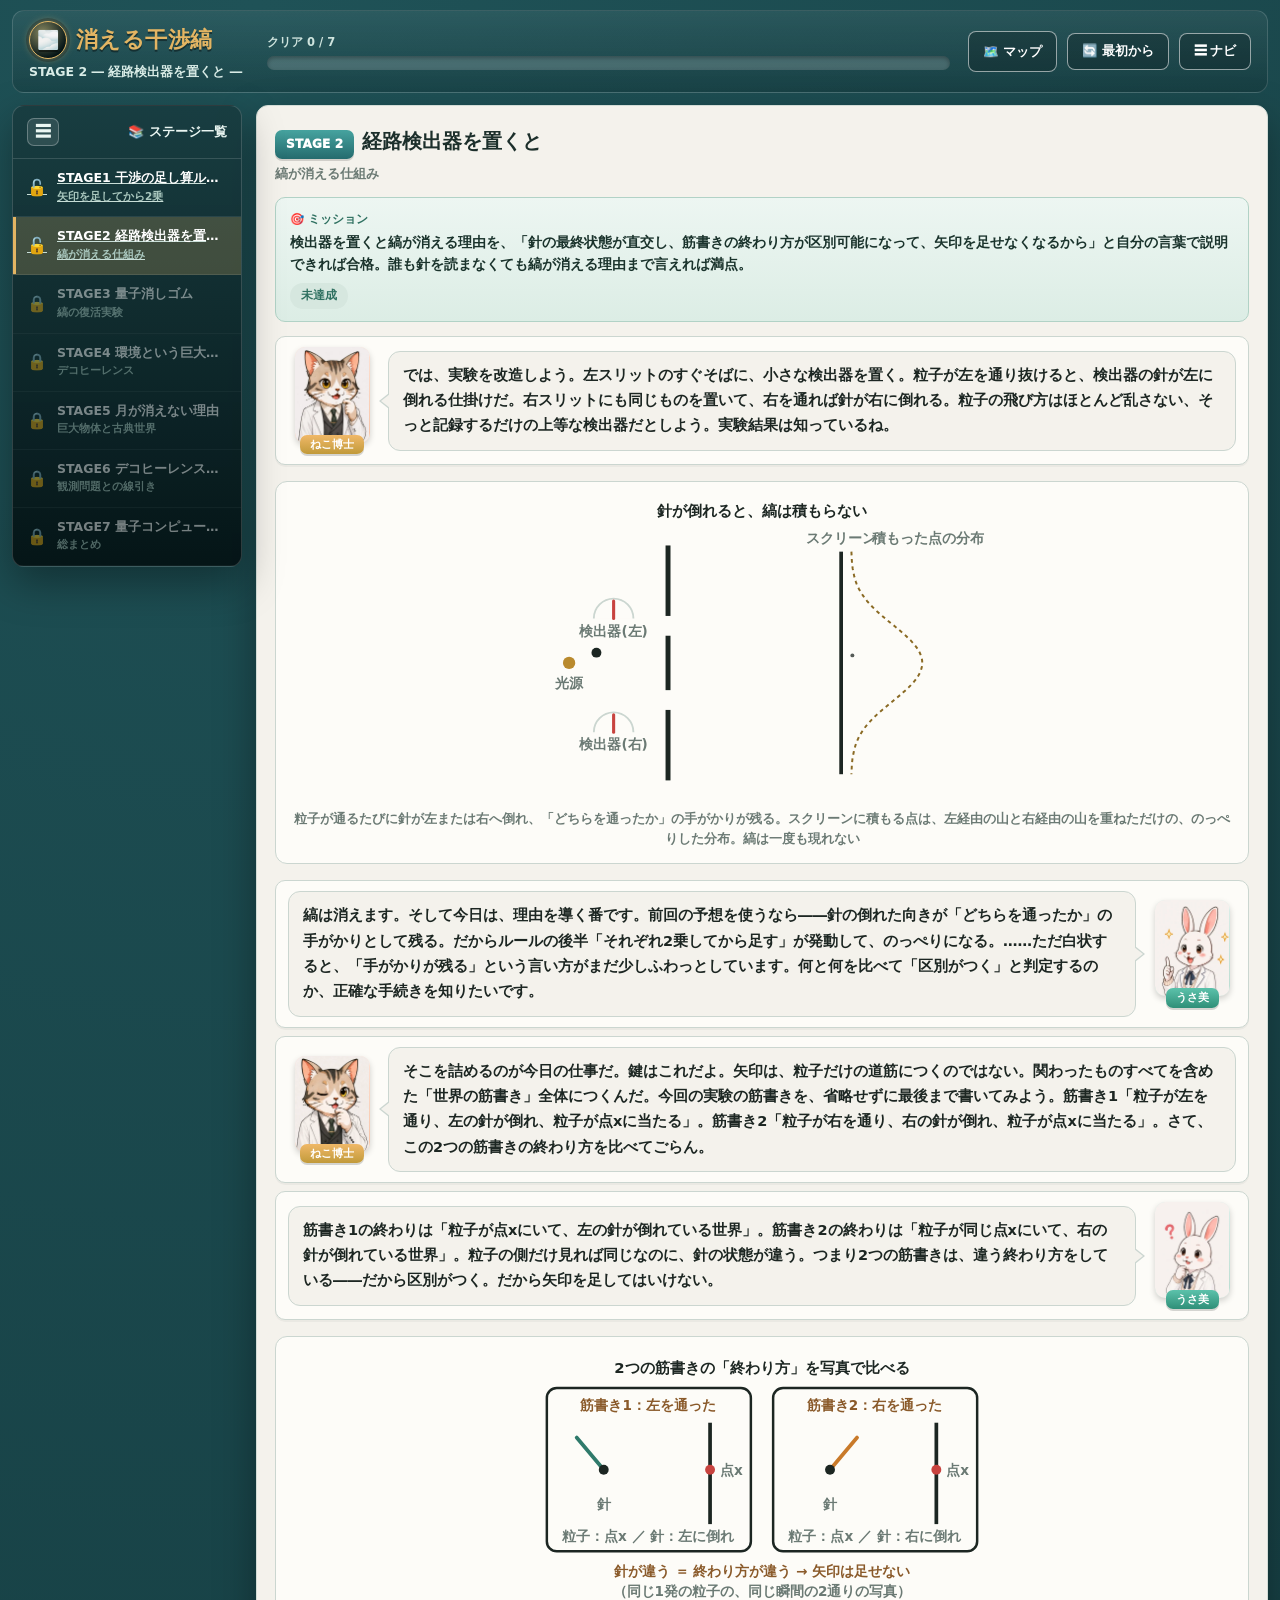
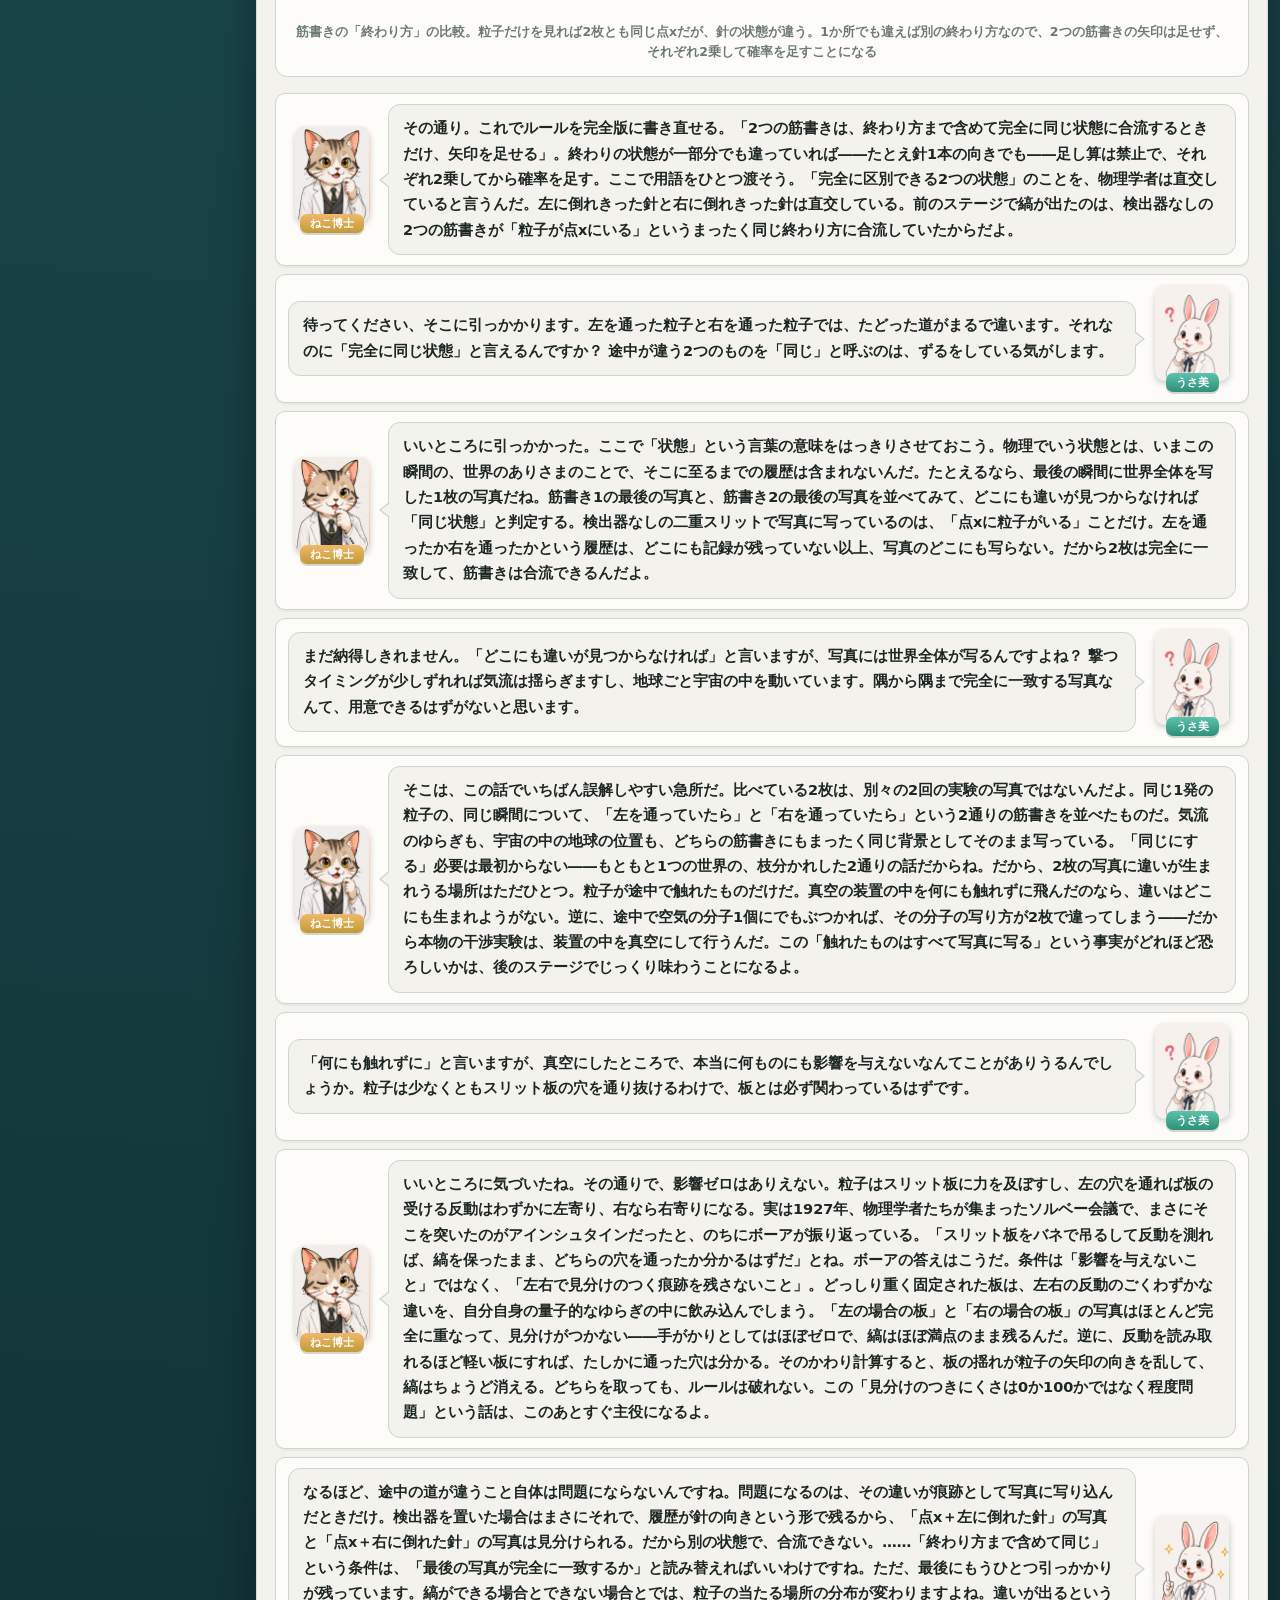
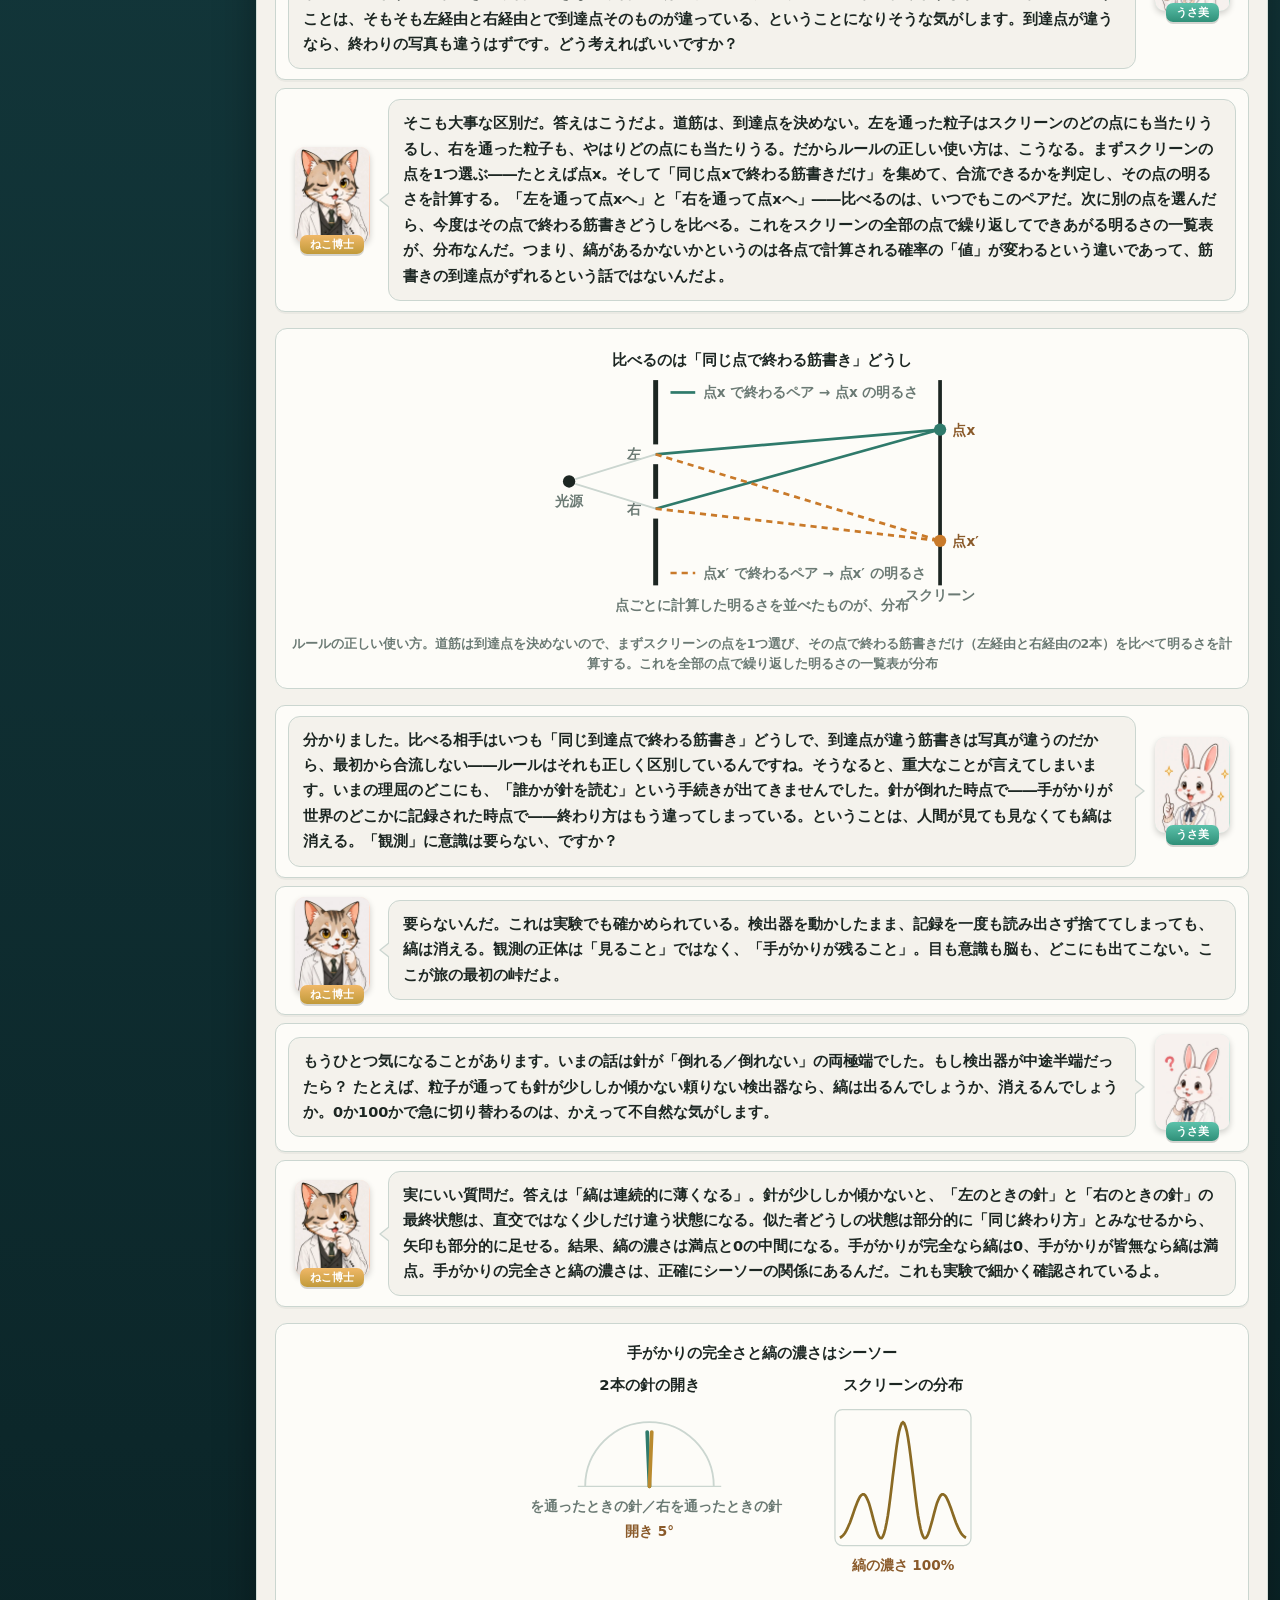
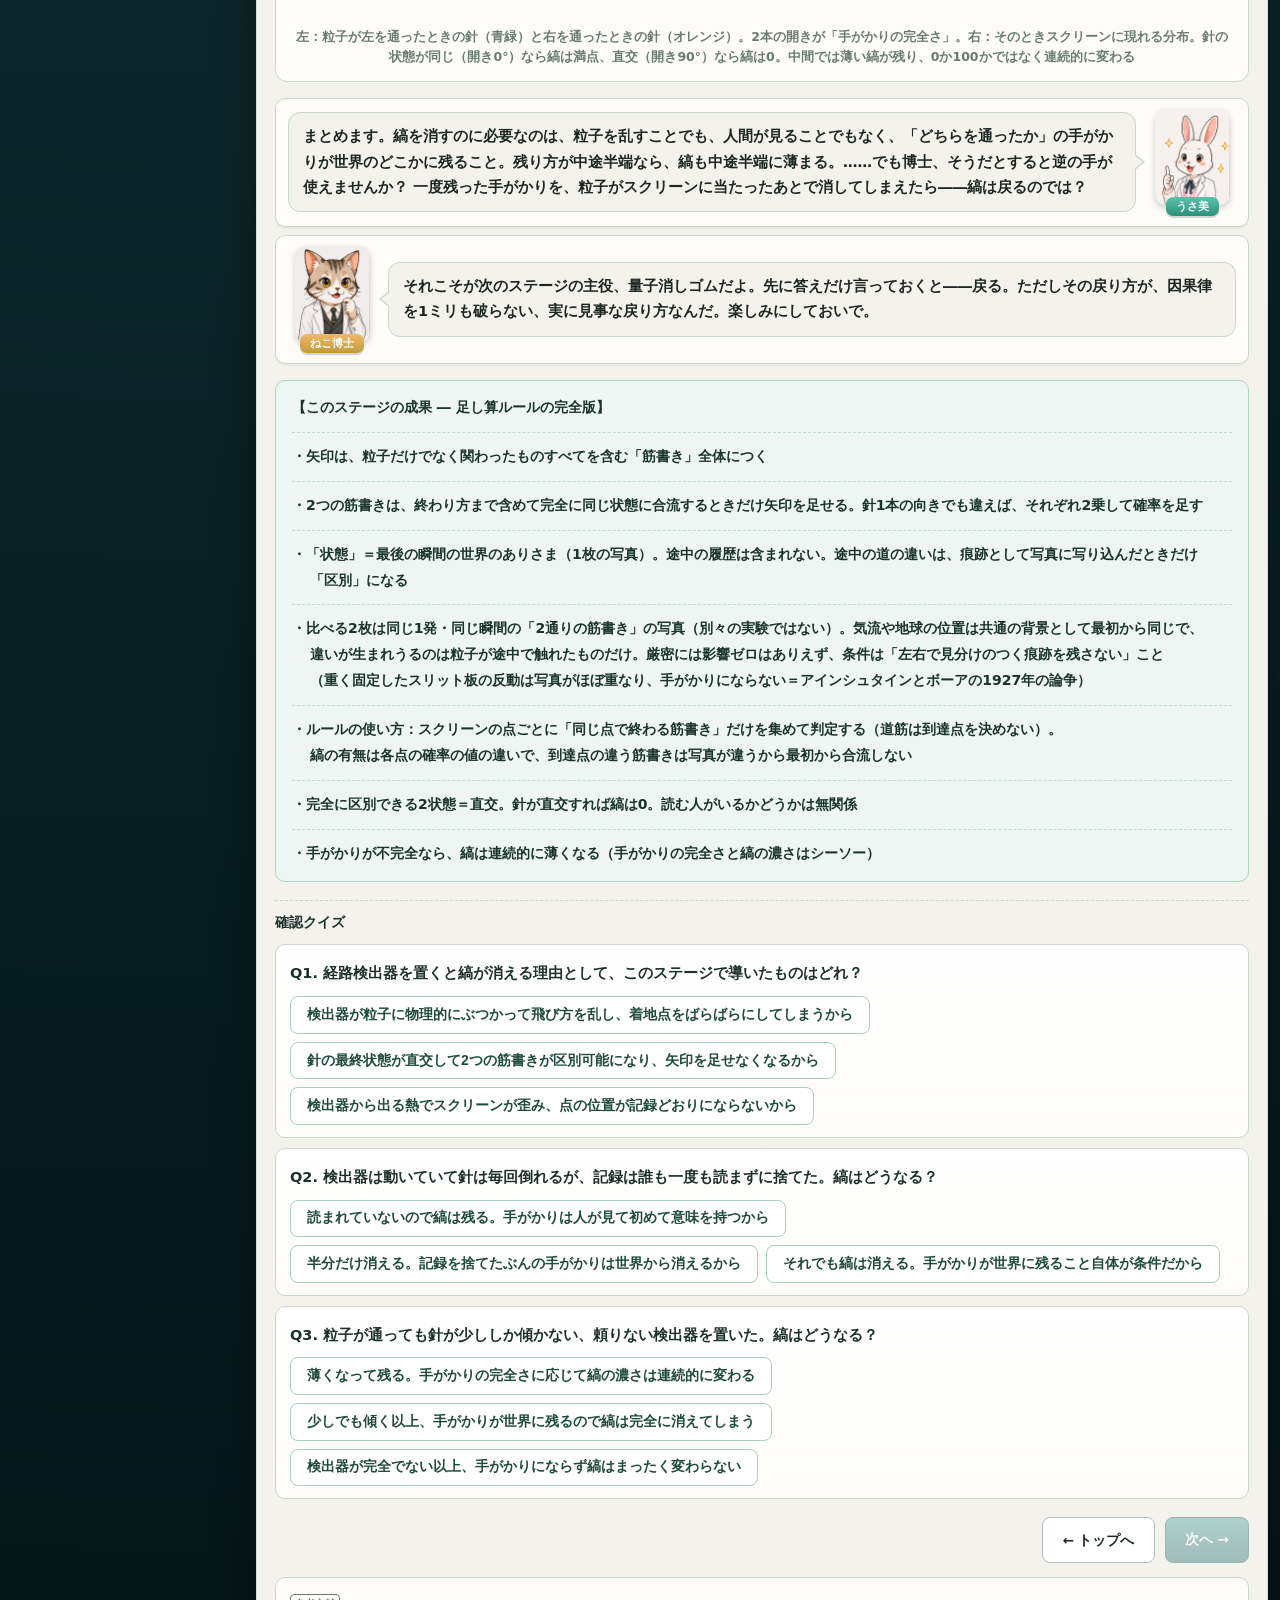
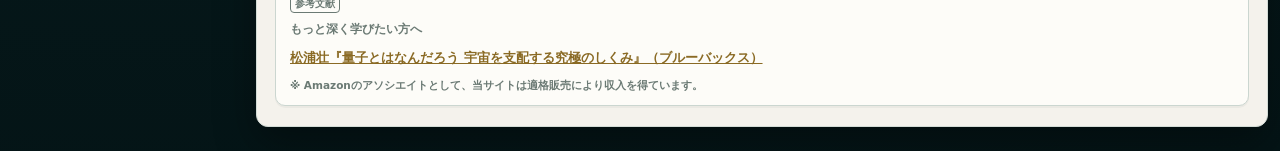
<file: stage2.html>
<!DOCTYPE html>
<html lang="ja">
<head>
<meta charset="UTF-8">
<meta name="viewport" content="width=device-width, initial-scale=1.0">
<meta name="theme-color" content="#143a3e">
<!-- Google tag (gtag.js) -->
<script async src="https://www.googletagmanager.com/gtag/js?id=G-9RTQCP2HXM"></script>
<script>
  window.dataLayer = window.dataLayer || [];
  function gtag(){dataLayer.push(arguments);}
  gtag('js', new Date());
  gtag('config', 'G-9RTQCP2HXM');
</script>
<title>STAGE2 経路検出器を置くと ― 消える干渉縞</title>
<meta name="description" content="スリットのそばに経路検出器を置くと干渉縞が消える理由を導く。矢印は粒子だけでなく検出器まで含めた筋書き全体につく。針の最終状態が直交すると矢印を足せなくなり、確率の足し算に退化して縞が消える。誰も読まなくても消える理由、不完全な検出器で縞が薄く残る理由まで。">
<link rel="canonical" href="https://quantum-mechanics.habatakijuku.com/decoherence-quest/stage2">
<meta property="og:type" content="article">
<meta property="og:site_name" content="消える干渉縞">
<meta property="og:locale" content="ja_JP">
<meta property="og:title" content="STAGE2 経路検出器を置くと ― 消える干渉縞">
<meta property="og:description" content="検出器の針が倒れた瞬間、筋書きの終わり方が区別可能になり、矢印の足し算が禁止される。「観測」に意識が要らない理由。">
<meta property="og:url" content="https://quantum-mechanics.habatakijuku.com/decoherence-quest/stage2">
<meta property="og:image" content="https://quantum-mechanics.habatakijuku.com/decoherence-quest/images/ogp.png">
<meta property="og:image:width" content="1200">
<meta property="og:image:height" content="630">
<meta name="twitter:card" content="summary_large_image">
<link rel="icon" type="image/png" href="images/favicon.png">
<link rel="stylesheet" href="design-system.css">
<style>
  .dq-svg .label{fill:var(--muted);font-size:11px;font-weight:700}
  .dq-svg .strong{fill:var(--ink);font-size:12px;font-weight:900}
  .dq-svg .accent{fill:#8a5a2a;font-size:11px;font-weight:900}
</style>
</head>
<body>
<div class="app-shell side-collapsed" id="app-shell">
  <header class="game-header">
    <div class="brand">
      <div class="brand-title"><a class="head-reset home-badge" href="index.html" title="トップへ" aria-label="トップへ">🌫️</a> <span>消える干渉縞</span></div>
      <div class="brand-sub">STAGE 2 ― 経路検出器を置くと ―</div>
    </div>
    <div class="head-progress-wrap">
      <div class="head-progress-label" id="progress-label">クリア 0 / 7</div>
      <div class="head-progress" role="progressbar" aria-label="クリア済みステージ数" aria-valuemin="0" aria-valuemax="7" aria-valuenow="0"><div class="head-progress-fill" id="progress-fill" style="width:0%"></div></div>
    </div>
    <div class="header-actions">
      <a class="head-reset" href="https://quantum-mechanics.habatakijuku.com/" title="量子力学、冒険の書（シリーズマップ）へ">🗺️ マップ</a>
      <button class="head-reset" id="btn-reset-all">🔄 最初から</button>
      <button class="head-reset" id="head-nav-toggle" title="ステージ一覧の表示切替">☰ ナビ</button>
    </div>
  </header>

  <div class="game-layout">
    <div class="side-backdrop" id="side-backdrop"></div>
    <aside class="side-panel">
      <div class="side-head">
        <button class="side-toggle" id="sidebar-toggle" title="ステージ一覧の表示切替" aria-label="ステージ一覧の表示切替">☰</button>
        <span class="side-head-text">📚 ステージ一覧</span>
      </div>
      <div class="side-list" id="side-list"></div>
    </aside>

    <main class="main-area">
      <div class="chapter-head">
        <span class="chapter-badge">STAGE 2</span><h1 class="chapter-title">経路検出器を置くと</h1>
        <div class="chapter-sub">縞が消える仕組み</div>
      </div>

      <div class="mission-box">
        <div class="mission-label">🎯 ミッション</div>
        <div class="mission-text">検出器を置くと縞が消える理由を、「針の最終状態が直交し、筋書きの終わり方が区別可能になって、矢印を足せなくなるから」と自分の言葉で説明できれば合格。誰も針を読まなくても縞が消える理由まで言えれば満点。</div>
        <span class="mission-status" id="mission-status">未達成</span>
      </div>

      <div class="dialogue-scene">
        <div class="dialog-row">
          <div class="dialog-character">
            <div class="dialog-avatar mentor"><img src="images/cat.webp" width="300" height="386" alt=""></div>
            <div class="dialog-name mentor">ねこ博士</div>
          </div>
          <div class="dialog-bubble">では、実験を改造しよう。左スリットのすぐそばに、小さな検出器を置く。粒子が左を通り抜けると、検出器の<strong>針</strong>が左に倒れる仕掛けだ。右スリットにも同じものを置いて、右を通れば針が右に倒れる。粒子の飛び方はほとんど乱さない、そっと記録するだけの上等な検出器だとしよう。実験結果は知っているね。</div>
        </div>
      </div>

      <div class="diagram-box">
        <svg id="detector-svg" class="dq-svg" viewBox="0 0 372 240" width="100%" role="img" aria-label="経路検出器つき二重スリットのアニメーション。粒子が左右どちらかのスリットを通るたびに検出器の針がその向きに倒れ、スクリーンには縞のない、山をふたつ重ねた分布の点が積もっていく">
          <text class="strong" x="186" y="16" text-anchor="middle">針が倒れると、縞は積もらない</text>
          <g id="detector-body"></g>
        </svg>
        <div class="diagram-caption">粒子が通るたびに針が左または右へ倒れ、「どちらを通ったか」の手がかりが残る。スクリーンに積もる点は、左経由の山と右経由の山を重ねただけの、のっぺりした分布。縞は一度も現れない</div>
      </div>

      <div class="dialogue-scene">
        <div class="dialog-row right">
          <div class="dialog-character">
            <div class="dialog-avatar student"><img src="images/rabbit.webp" width="300" height="386" alt=""></div>
            <div class="dialog-name student">うさ美</div>
          </div>
          <div class="dialog-bubble">縞は消えます。そして今日は、理由を導く番です。前回の予想を使うなら――針の倒れた向きが「どちらを通ったか」の<strong>手がかり</strong>として残る。だからルールの後半「それぞれ2乗してから足す」が発動して、のっぺりになる。……ただ白状すると、「手がかりが残る」という言い方がまだ少しふわっとしています。何と何を比べて「区別がつく」と判定するのか、正確な手続きを知りたいです。</div>
        </div>
        <div class="dialog-row">
          <div class="dialog-character">
            <div class="dialog-avatar mentor"><img src="images/catThink.webp" width="300" height="386" alt=""></div>
            <div class="dialog-name mentor">ねこ博士</div>
          </div>
          <div class="dialog-bubble">そこを詰めるのが今日の仕事だ。鍵はこれだよ。<strong>矢印は、粒子だけの道筋につくのではない。関わったものすべてを含めた「世界の筋書き」全体につく</strong>んだ。今回の実験の筋書きを、省略せずに最後まで書いてみよう。筋書き1「粒子が左を通り、左の針が倒れ、粒子が点xに当たる」。筋書き2「粒子が右を通り、右の針が倒れ、粒子が点xに当たる」。さて、この2つの筋書きの<strong>終わり方</strong>を比べてごらん。</div>
        </div>
        <div class="dialog-row right">
          <div class="dialog-character">
            <div class="dialog-avatar student"><img src="images/rabbitThink.webp" width="300" height="386" alt=""></div>
            <div class="dialog-name student">うさ美</div>
          </div>
          <div class="dialog-bubble">筋書き1の終わりは「粒子が点xにいて、<strong>左の針が倒れている</strong>世界」。筋書き2の終わりは「粒子が同じ点xにいて、<strong>右の針が倒れている</strong>世界」。粒子の側だけ見れば同じなのに、針の状態が違う。つまり2つの筋書きは、<strong>違う終わり方</strong>をしている――だから区別がつく。だから矢印を足してはいけない。</div>
        </div>
      </div>

      <div class="diagram-box">
        <svg class="dq-svg" viewBox="0 0 372 206" width="100%" role="img" aria-label="2つの筋書きの終わり方を2枚の写真として並べた図。筋書き1（左を通った）の写真では粒子がスクリーンの点xにあり針が左に倒れている。筋書き2（右を通った）の写真でも粒子は同じ点xにあるが、針は右に倒れている。粒子は同じでも針が違うので終わり方が違い、矢印は足せない">
          <text class="strong" x="186" y="18" text-anchor="middle">2つの筋書きの「終わり方」を写真で比べる</text>
          
          <rect x="12" y="30" width="165" height="132" rx="8" fill="var(--paper2)" stroke="var(--ink)" stroke-width="2"></rect>
          <text class="accent" x="94" y="48" text-anchor="middle">筋書き1：左を通った</text>
          <line x1="144" y1="58" x2="144" y2="140" stroke="var(--ink)" stroke-width="3"></line>
          <circle cx="144" cy="96" r="4" fill="var(--ng)"></circle>
          <text class="label" x="152" y="100" text-anchor="start">点x</text>
          <line x1="58" y1="96" x2="36.1" y2="70.0" stroke="#2f7a6b" stroke-width="3" stroke-linecap="round"></line>
          <circle cx="58" cy="96" r="4" fill="var(--ink)"></circle>
          <text class="label" x="58" y="128" text-anchor="middle">針</text>
          <text class="label" x="94" y="154" text-anchor="middle">粒子：点x ／ 針：左に倒れ</text>
          
          <rect x="195" y="30" width="165" height="132" rx="8" fill="var(--paper2)" stroke="var(--ink)" stroke-width="2"></rect>
          <text class="accent" x="277" y="48" text-anchor="middle">筋書き2：右を通った</text>
          <line x1="327" y1="58" x2="327" y2="140" stroke="var(--ink)" stroke-width="3"></line>
          <circle cx="327" cy="96" r="4" fill="var(--ng)"></circle>
          <text class="label" x="335" y="100" text-anchor="start">点x</text>
          <line x1="241" y1="96" x2="262.9" y2="70.0" stroke="#c97a2a" stroke-width="3" stroke-linecap="round"></line>
          <circle cx="241" cy="96" r="4" fill="var(--ink)"></circle>
          <text class="label" x="241" y="128" text-anchor="middle">針</text>
          <text class="label" x="277" y="154" text-anchor="middle">粒子：点x ／ 針：右に倒れ</text>
          <text class="accent" x="186" y="182" text-anchor="middle">針が違う ＝ 終わり方が違う → 矢印は足せない</text>
          <text class="label" x="186" y="198" text-anchor="middle">（同じ1発の粒子の、同じ瞬間の2通りの写真）</text>
        </svg>
        <div class="diagram-caption">筋書きの「終わり方」の比較。粒子だけを見れば2枚とも同じ点xだが、<strong>針の状態が違う</strong>。1か所でも違えば別の終わり方なので、2つの筋書きの矢印は足せず、それぞれ2乗して確率を足すことになる</div>
      </div>

      <div class="dialogue-scene">
        <div class="dialog-row">
          <div class="dialog-character">
            <div class="dialog-avatar mentor"><img src="images/cat.webp" width="300" height="386" alt=""></div>
            <div class="dialog-name mentor">ねこ博士</div>
          </div>
          <div class="dialog-bubble">その通り。これでルールを完全版に書き直せる。<strong>「2つの筋書きは、終わり方まで含めて完全に同じ状態に合流するときだけ、矢印を足せる」</strong>。終わりの状態が一部分でも違っていれば――たとえ針1本の向きでも――足し算は禁止で、それぞれ2乗してから確率を足す。ここで用語をひとつ渡そう。「完全に区別できる2つの状態」のことを、物理学者は<strong>直交</strong>していると言うんだ。左に倒れきった針と右に倒れきった針は直交している。前のステージで縞が出たのは、検出器なしの2つの筋書きが「粒子が点xにいる」というまったく同じ終わり方に合流していたからだよ。</div>
        </div>
        <div class="dialog-row right">
          <div class="dialog-character">
            <div class="dialog-avatar student"><img src="images/rabbitThink.webp" width="300" height="386" alt=""></div>
            <div class="dialog-name student">うさ美</div>
          </div>
          <div class="dialog-bubble">待ってください、そこに引っかかります。左を通った粒子と右を通った粒子では、たどった道がまるで違います。それなのに「完全に同じ状態」と言えるんですか？ 途中が違う2つのものを「同じ」と呼ぶのは、ずるをしている気がします。</div>
        </div>
        <div class="dialog-row">
          <div class="dialog-character">
            <div class="dialog-avatar mentor"><img src="images/catThink.webp" width="300" height="386" alt=""></div>
            <div class="dialog-name mentor">ねこ博士</div>
          </div>
          <div class="dialog-bubble">いいところに引っかかった。ここで「状態」という言葉の意味をはっきりさせておこう。物理でいう状態とは、<strong>いまこの瞬間の、世界のありさま</strong>のことで、<strong>そこに至るまでの履歴は含まれない</strong>んだ。たとえるなら、最後の瞬間に世界全体を写した1枚の写真だね。筋書き1の最後の写真と、筋書き2の最後の写真を並べてみて、<strong>どこにも違いが見つからなければ「同じ状態」</strong>と判定する。検出器なしの二重スリットで写真に写っているのは、「点xに粒子がいる」ことだけ。左を通ったか右を通ったかという履歴は、<strong>どこにも記録が残っていない以上、写真のどこにも写らない</strong>。だから2枚は完全に一致して、筋書きは合流できるんだよ。</div>
        </div>
        <div class="dialog-row right">
          <div class="dialog-character">
            <div class="dialog-avatar student"><img src="images/rabbitThink.webp" width="300" height="386" alt=""></div>
            <div class="dialog-name student">うさ美</div>
          </div>
          <div class="dialog-bubble">まだ納得しきれません。「どこにも違いが見つからなければ」と言いますが、写真には世界全体が写るんですよね？ 撃つタイミングが少しずれれば気流は揺らぎますし、地球ごと宇宙の中を動いています。隅から隅まで完全に一致する写真なんて、用意できるはずがないと思います。</div>
        </div>
        <div class="dialog-row">
          <div class="dialog-character">
            <div class="dialog-avatar mentor"><img src="images/cat.webp" width="300" height="386" alt=""></div>
            <div class="dialog-name mentor">ねこ博士</div>
          </div>
          <div class="dialog-bubble">そこは、この話でいちばん誤解しやすい急所だ。比べている2枚は、<strong>別々の2回の実験の写真ではない</strong>んだよ。<strong>同じ1発の粒子の、同じ瞬間について、「左を通っていたら」と「右を通っていたら」という2通りの筋書きを並べたもの</strong>だ。気流のゆらぎも、宇宙の中の地球の位置も、どちらの筋書きにもまったく同じ背景としてそのまま写っている。「同じにする」必要は最初からない――もともと1つの世界の、枝分かれした2通りの話だからね。だから、2枚の写真に違いが生まれうる場所はただひとつ。<strong>粒子が途中で触れたもの</strong>だけだ。真空の装置の中を何にも触れずに飛んだのなら、違いはどこにも生まれようがない。逆に、途中で空気の分子1個にでもぶつかれば、その分子の写り方が2枚で違ってしまう――だから本物の干渉実験は、装置の中を真空にして行うんだ。この「触れたものはすべて写真に写る」という事実がどれほど恐ろしいかは、後のステージでじっくり味わうことになるよ。</div>
        </div>
        <div class="dialog-row right">
          <div class="dialog-character">
            <div class="dialog-avatar student"><img src="images/rabbitThink.webp" width="300" height="386" alt=""></div>
            <div class="dialog-name student">うさ美</div>
          </div>
          <div class="dialog-bubble">「何にも触れずに」と言いますが、真空にしたところで、本当に<strong>何ものにも影響を与えない</strong>なんてことがありうるんでしょうか。粒子は少なくともスリット板の穴を通り抜けるわけで、板とは必ず関わっているはずです。</div>
        </div>
        <div class="dialog-row">
          <div class="dialog-character">
            <div class="dialog-avatar mentor"><img src="images/catThink.webp" width="300" height="386" alt=""></div>
            <div class="dialog-name mentor">ねこ博士</div>
          </div>
          <div class="dialog-bubble">いいところに気づいたね。その通りで、<strong>影響ゼロはありえない</strong>。粒子はスリット板に力を及ぼすし、左の穴を通れば板の受ける反動はわずかに左寄り、右なら右寄りになる。実は1927年、物理学者たちが集まったソルベー会議で、まさにそこを突いたのがアインシュタインだったと、のちにボーアが振り返っている。「スリット板をバネで吊るして反動を測れば、縞を保ったまま、どちらの穴を通ったか分かるはずだ」とね。ボーアの答えはこうだ。条件は「影響を与えないこと」ではなく、<strong>「左右で見分けのつく痕跡を残さないこと」</strong>。どっしり重く固定された板は、左右の反動のごくわずかな違いを、自分自身の量子的なゆらぎの中に飲み込んでしまう。「左の場合の板」と「右の場合の板」の写真は<strong>ほとんど完全に重なって、見分けがつかない</strong>――手がかりとしてはほぼゼロで、縞はほぼ満点のまま残るんだ。逆に、反動を読み取れるほど軽い板にすれば、たしかに通った穴は分かる。そのかわり計算すると、板の揺れが粒子の矢印の向きを乱して、縞はちょうど消える。どちらを取っても、ルールは破れない。この「見分けのつきにくさは0か100かではなく程度問題」という話は、このあとすぐ主役になるよ。</div>
        </div>
        <div class="dialog-row right">
          <div class="dialog-character">
            <div class="dialog-avatar student"><img src="images/rabbit.webp" width="300" height="386" alt=""></div>
            <div class="dialog-name student">うさ美</div>
          </div>
          <div class="dialog-bubble">なるほど、途中の道が違うこと自体は問題にならないんですね。問題になるのは、その違いが<strong>痕跡として写真に写り込んだとき</strong>だけ。検出器を置いた場合はまさにそれで、履歴が針の向きという形で残るから、「点x＋左に倒れた針」の写真と「点x＋右に倒れた針」の写真は見分けられる。だから別の状態で、合流できない。……「終わり方まで含めて同じ」という条件は、「<strong>最後の写真が完全に一致するか</strong>」と読み替えればいいわけですね。ただ、最後にもうひとつ引っかかりが残っています。縞ができる場合とできない場合とでは、粒子の当たる場所の分布が変わりますよね。違いが出るということは、そもそも左経由と右経由とで<strong>到達点そのものが違っている</strong>、ということになりそうな気がします。到達点が違うなら、終わりの写真も違うはずです。どう考えればいいですか？</div>
        </div>
        <div class="dialog-row">
          <div class="dialog-character">
            <div class="dialog-avatar mentor"><img src="images/catThink.webp" width="300" height="386" alt=""></div>
            <div class="dialog-name mentor">ねこ博士</div>
          </div>
          <div class="dialog-bubble">そこも大事な区別だ。答えはこうだよ。<strong>道筋は、到達点を決めない</strong>。左を通った粒子はスクリーンのどの点にも当たりうるし、右を通った粒子も、やはりどの点にも当たりうる。だからルールの正しい使い方は、こうなる。まずスクリーンの点を1つ選ぶ――たとえば点x。そして<strong>「同じ点xで終わる筋書きだけ」を集めて</strong>、合流できるかを判定し、その点の明るさを計算する。「左を通って点xへ」と「右を通って点xへ」――比べるのは、いつでもこのペアだ。次に別の点を選んだら、今度はその点で終わる筋書きどうしを比べる。これをスクリーンの全部の点で繰り返してできあがる明るさの一覧表が、分布なんだ。つまり、縞があるかないかというのは<strong>各点で計算される確率の「値」が変わる</strong>という違いであって、筋書きの到達点がずれるという話ではないんだよ。</div>
        </div>
      </div>

      <div class="diagram-box">
        <svg class="dq-svg" viewBox="0 0 372 222" width="100%" role="img" aria-label="比べるのは同じ点で終わる筋書きどうし、という図。左の光源から2本のスリットを通り、スクリーン上の点xへ向かう2本の道筋（青緑・実線）と、別の点x′へ向かう2本の道筋（オレンジ・点線）が描かれている。点xの明るさは点xで終わる2本を比べて決め、点x′の明るさは点x′で終わる2本を比べて決める">
          <text class="strong" x="186" y="18" text-anchor="middle">比べるのは「同じ点で終わる筋書き」どうし</text>
          <circle cx="30" cy="112" r="5" fill="var(--ink)"></circle>
          <text class="label" x="30" y="132" text-anchor="middle">光源</text>
          <line x1="100" y1="30" x2="100" y2="82" stroke="var(--ink)" stroke-width="4"></line>
          <line x1="100" y1="98" x2="100" y2="126" stroke="var(--ink)" stroke-width="4"></line>
          <line x1="100" y1="142" x2="100" y2="196" stroke="var(--ink)" stroke-width="4"></line>
          <text class="label" x="88" y="94" text-anchor="end">左</text><text class="label" x="88" y="138" text-anchor="end">右</text>
          <line x1="35" y1="110" x2="100" y2="90" stroke="var(--line)" stroke-width="1.5"></line>
          <line x1="35" y1="114" x2="100" y2="134" stroke="var(--line)" stroke-width="1.5"></line>
          <line x1="330" y1="30" x2="330" y2="196" stroke="var(--ink)" stroke-width="3"></line>
          <text class="label" x="330" y="208" text-anchor="middle">スクリーン</text>
          <line x1="100" y1="90" x2="330" y2="70" stroke="#2f7a6b" stroke-width="2.2"></line>
          <line x1="100" y1="134" x2="330" y2="70" stroke="#2f7a6b" stroke-width="2.2"></line>
          <line x1="100" y1="90" x2="330" y2="160" stroke="#c97a2a" stroke-width="2.2" stroke-dasharray="5 4"></line>
          <line x1="100" y1="134" x2="330" y2="160" stroke="#c97a2a" stroke-width="2.2" stroke-dasharray="5 4"></line>
          <circle cx="330" cy="70" r="5" fill="#2f7a6b"></circle>
          <circle cx="330" cy="160" r="5" fill="#c97a2a"></circle>
          <text class="accent" x="340" y="74" text-anchor="start">点x</text>
          <text class="accent" x="340" y="164" text-anchor="start">点x′</text>
          <line x1="112" y1="40" x2="132" y2="40" stroke="#2f7a6b" stroke-width="2.2"></line>
          <text class="label" x="138" y="44" text-anchor="start">点x で終わるペア → 点x の明るさ</text>
          <line x1="112" y1="186" x2="132" y2="186" stroke="#c97a2a" stroke-width="2.2" stroke-dasharray="5 4"></line>
          <text class="label" x="138" y="190" text-anchor="start">点x′ で終わるペア → 点x′ の明るさ</text>
          <text class="label" x="186" y="216" text-anchor="middle">点ごとに計算した明るさを並べたものが、分布</text>
        </svg>
        <div class="diagram-caption">ルールの正しい使い方。道筋は到達点を決めないので、まずスクリーンの点を1つ選び、<strong>その点で終わる筋書きだけ</strong>（左経由と右経由の2本）を比べて明るさを計算する。これを全部の点で繰り返した明るさの一覧表が分布</div>
      </div>

      <div class="dialogue-scene">
        <div class="dialog-row right">
          <div class="dialog-character">
            <div class="dialog-avatar student"><img src="images/rabbit.webp" width="300" height="386" alt=""></div>
            <div class="dialog-name student">うさ美</div>
          </div>
          <div class="dialog-bubble">分かりました。比べる相手はいつも「同じ到達点で終わる筋書き」どうしで、到達点が違う筋書きは写真が違うのだから、最初から合流しない――ルールはそれも正しく区別しているんですね。そうなると、重大なことが言えてしまいます。いまの理屈のどこにも、「誰かが針を<strong>読む</strong>」という手続きが出てきませんでした。針が倒れた時点で――手がかりが世界のどこかに記録された時点で――終わり方はもう違ってしまっている。ということは、人間が見ても見なくても縞は消える。<strong>「観測」に意識は要らない</strong>、ですか？</div>
        </div>
        <div class="dialog-row">
          <div class="dialog-character">
            <div class="dialog-avatar mentor"><img src="images/cat.webp" width="300" height="386" alt=""></div>
            <div class="dialog-name mentor">ねこ博士</div>
          </div>
          <div class="dialog-bubble">要らないんだ。これは実験でも確かめられている。検出器を動かしたまま、記録を一度も読み出さず捨ててしまっても、縞は消える。観測の正体は「見ること」ではなく、<strong>「手がかりが残ること」</strong>。目も意識も脳も、どこにも出てこない。ここが旅の最初の峠だよ。</div>
        </div>
        <div class="dialog-row right">
          <div class="dialog-character">
            <div class="dialog-avatar student"><img src="images/rabbitThink.webp" width="300" height="386" alt=""></div>
            <div class="dialog-name student">うさ美</div>
          </div>
          <div class="dialog-bubble">もうひとつ気になることがあります。いまの話は針が「倒れる／倒れない」の両極端でした。もし検出器が<strong>中途半端</strong>だったら？ たとえば、粒子が通っても針が少ししか傾かない頼りない検出器なら、縞は出るんでしょうか、消えるんでしょうか。0か100かで急に切り替わるのは、かえって不自然な気がします。</div>
        </div>
        <div class="dialog-row">
          <div class="dialog-character">
            <div class="dialog-avatar mentor"><img src="images/catThink.webp" width="300" height="386" alt=""></div>
            <div class="dialog-name mentor">ねこ博士</div>
          </div>
          <div class="dialog-bubble">実にいい質問だ。答えは「<strong>縞は連続的に薄くなる</strong>」。針が少ししか傾かないと、「左のときの針」と「右のときの針」の最終状態は、直交ではなく<strong>少しだけ違う</strong>状態になる。似た者どうしの状態は部分的に「同じ終わり方」とみなせるから、矢印も部分的に足せる。結果、縞の濃さは満点と0の中間になる。手がかりが完全なら縞は0、手がかりが皆無なら縞は満点。<strong>手がかりの完全さと縞の濃さは、正確にシーソーの関係</strong>にあるんだ。これも実験で細かく確認されているよ。</div>
        </div>
      </div>

      <div class="diagram-box">
        <svg id="contrast-svg" class="dq-svg" viewBox="0 0 372 220" width="100%" role="img" aria-label="手がかりの完全さと縞の濃さのシーソー関係のアニメーション。針の傾きの差が0度から90度まで連続的に変化し、それに応じてスクリーンの縞の濃さが満点から0まで連続的に変化する">
          <text class="strong" x="186" y="16" text-anchor="middle">手がかりの完全さと縞の濃さはシーソー</text>
          <g id="contrast-body"></g>
        </svg>
        <div class="diagram-caption">左：粒子が左を通ったときの針（青緑）と右を通ったときの針（オレンジ）。2本の開きが「手がかりの完全さ」。右：そのときスクリーンに現れる分布。針の状態が同じ（開き0°）なら縞は満点、直交（開き90°）なら縞は0。中間では薄い縞が残り、0か100かではなく連続的に変わる</div>
      </div>

      <div class="dialogue-scene">
        <div class="dialog-row right">
          <div class="dialog-character">
            <div class="dialog-avatar student"><img src="images/rabbit.webp" width="300" height="386" alt=""></div>
            <div class="dialog-name student">うさ美</div>
          </div>
          <div class="dialog-bubble">まとめます。縞を消すのに必要なのは、粒子を乱すことでも、人間が見ることでもなく、<strong>「どちらを通ったか」の手がかりが世界のどこかに残ること</strong>。残り方が中途半端なら、縞も中途半端に薄まる。……でも博士、そうだとすると逆の手が使えませんか？ 一度残った手がかりを、粒子がスクリーンに当たったあとで<strong>消して</strong>しまえたら――縞は戻るのでは？</div>
        </div>
        <div class="dialog-row">
          <div class="dialog-character">
            <div class="dialog-avatar mentor"><img src="images/cat.webp" width="300" height="386" alt=""></div>
            <div class="dialog-name mentor">ねこ博士</div>
          </div>
          <div class="dialog-bubble">それこそが次のステージの主役、<strong>量子消しゴム</strong>だよ。先に答えだけ言っておくと――戻る。ただしその戻り方が、因果律を1ミリも破らない、実に見事な戻り方なんだ。楽しみにしておいで。</div>
        </div>
      </div>

      <div class="formula-box">
        <span class="step">【このステージの成果 ― 足し算ルールの完全版】</span>
        <span class="step">・矢印は、粒子だけでなく<strong>関わったものすべてを含む「筋書き」全体</strong>につく</span>
        <span class="step">・2つの筋書きは、<strong>終わり方まで含めて完全に同じ状態に合流するときだけ</strong>矢印を足せる。針1本の向きでも違えば、それぞれ2乗して確率を足す</span>
        <span class="step">・「状態」＝最後の瞬間の世界のありさま（1枚の写真）。<strong>途中の履歴は含まれない</strong>。途中の道の違いは、痕跡として写真に写り込んだときだけ「区別」になる</span>
        <span class="step">・比べる2枚は<strong>同じ1発・同じ瞬間の「2通りの筋書き」</strong>の写真（別々の実験ではない）。気流や地球の位置は共通の背景として最初から同じで、違いが生まれうるのは<strong>粒子が途中で触れたもの</strong>だけ。厳密には影響ゼロはありえず、条件は「左右で<strong>見分けのつく</strong>痕跡を残さない」こと（重く固定したスリット板の反動は写真がほぼ重なり、手がかりにならない＝アインシュタインとボーアの1927年の論争）</span>
        <span class="step">・ルールの使い方：スクリーンの点ごとに<strong>「同じ点で終わる筋書き」だけ</strong>を集めて判定する（道筋は到達点を決めない）。縞の有無は各点の確率の値の違いで、到達点の違う筋書きは写真が違うから最初から合流しない</span>
        <span class="step">・完全に区別できる2状態＝<strong>直交</strong>。針が直交すれば縞は0。読む人がいるかどうかは無関係</span>
        <span class="step">・手がかりが不完全なら、縞は連続的に薄くなる（手がかりの完全さと縞の濃さはシーソー）</span>
      </div>

      <h2 class="quiz-head">確認クイズ</h2>
      <div class="quiz-card" data-quiz>
        <p class="quiz-q">Q1. 経路検出器を置くと縞が消える理由として、このステージで導いたものはどれ？</p>
        <div class="choice-list">
          <button class="choice-btn">検出器が粒子に物理的にぶつかって飛び方を乱し、着地点をばらばらにしてしまうから</button>
          <button class="choice-btn">針の最終状態が直交して2つの筋書きが区別可能になり、矢印を足せなくなるから</button>
          <button class="choice-btn">検出器から出る熱でスクリーンが歪み、点の位置が記録どおりにならないから</button>
        </div>
        <div class="quiz-explain" hidden>正解！ 粒子をほとんど乱さない検出器でも、針の向きという手がかりが残れば縞は消える。「乱すから消える」説では、この後のステージで見る「手がかりを消すと縞が戻る」現象を説明できない。犯人は乱れではなく、手がかりの記録だ。</div>
      </div>

      <div class="quiz-card" data-quiz>
        <p class="quiz-q">Q2. 検出器は動いていて針は毎回倒れるが、記録は誰も一度も読まずに捨てた。縞はどうなる？</p>
        <div class="choice-list">
          <button class="choice-btn">読まれていないので縞は残る。手がかりは人が見て初めて意味を持つから</button>
          <button class="choice-btn">半分だけ消える。記録を捨てたぶんの手がかりは世界から消えるから</button>
          <button class="choice-btn">それでも縞は消える。手がかりが世界に残ること自体が条件だから</button>
        </div>
        <div class="quiz-explain" hidden>正解！ 足し算ルールの判定に使うのは「筋書きの終わり方が同じ状態に合流するか」だけで、「誰かが読むか」はどこにも出てこない。針が倒れた時点で終わり方は違ってしまっている。「観測」に意識や視線は要らない。</div>
      </div>

      <div class="quiz-card" data-quiz>
        <p class="quiz-q">Q3. 粒子が通っても針が少ししか傾かない、頼りない検出器を置いた。縞はどうなる？</p>
        <div class="choice-list">
          <button class="choice-btn">薄くなって残る。手がかりの完全さに応じて縞の濃さは連続的に変わる</button>
          <button class="choice-btn">少しでも傾く以上、手がかりが世界に残るので縞は完全に消えてしまう</button>
          <button class="choice-btn">検出器が完全でない以上、手がかりにならず縞はまったく変わらない</button>
        </div>
        <div class="quiz-explain" hidden>正解！ 「左のときの針」と「右のときの針」が直交しきらなければ、筋書きは部分的に同じ終わり方に合流でき、矢印も部分的に足せる。縞の濃さと手がかりの完全さはシーソーの関係で、0か100かのスイッチではない。この連続性が、次のステージ以降で環境デコヒーレンスを理解する鍵になる。</div>
      </div>

      <div class="stage-nav">
        <a class="btn" href="index.html">← トップへ</a>
        <button class="btn btn-primary" id="btn-next" disabled>次へ →</button>
      </div>

      <div id="book-recommend"></div>
    </main>
  </div>
</div>

<script src="js/progress.js"></script>
<script>DQ.initStagePage(2);</script>

<script>
(function(){
  // 図1: 検出器つき二重スリット。粒子が飛ぶたび針が倒れ、のっぺり分布が積もる
  var svg = document.getElementById('detector-svg');
  var g = document.getElementById('detector-body');
  if (!svg || !g) return;
  var ns = 'http://www.w3.org/2000/svg';
  var C1 = '#2f7a6b', C2 = '#b98a2e';
  var SL = {x: 110, y: 105}, SR = {x: 110, y: 165}, SRCX = 30, SRCY = 135, SCX = 250, TOP = 45, BOT = 225;

  function el(name, attrs, parent) {
    var e = document.createElementNS(ns, name);
    for (var k in attrs) e.setAttribute(k, attrs[k]);
    (parent || g).appendChild(e);
    return e;
  }
  function txt(x, y, cls, content, anchor) {
    var t = el('text', {x: x, y: y, 'class': cls, 'text-anchor': anchor || 'middle'});
    t.textContent = content;
    return t;
  }

  el('circle', {cx: SRCX, cy: SRCY, r: 5, fill: C2});
  txt(SRCX, SRCY + 20, 'label', '光源');
  el('line', {x1: 110, y1: 40, x2: 110, y2: SL.y - 8, stroke: 'var(--ink)', 'stroke-width': 4});
  el('line', {x1: 110, y1: SL.y + 8, x2: 110, y2: SR.y - 8, stroke: 'var(--ink)', 'stroke-width': 4});
  el('line', {x1: 110, y1: SR.y + 8, x2: 110, y2: 230, stroke: 'var(--ink)', 'stroke-width': 4});
  el('line', {x1: SCX, y1: TOP, x2: SCX, y2: BOT, stroke: 'var(--ink)', 'stroke-width': 3});
  txt(SCX, 38, 'label', 'スクリーン');

  // 検出器（針つきダイヤル）×2
  function dial(cx, cy, label) {
    el('path', {d: 'M ' + (cx - 16) + ' ' + cy + ' A 16 16 0 0 1 ' + (cx + 16) + ' ' + cy, fill: 'var(--paper2)', stroke: 'var(--line)', 'stroke-width': 1.5});
    txt(cx, cy + 14, 'label', label);
    return el('line', {x1: cx, y1: cy, x2: cx, y2: cy - 14, stroke: 'var(--ng)', 'stroke-width': 2.5, 'stroke-linecap': 'round'});
  }
  var needleL = dial(66, SL.y - 6, '検出器(左)');
  var needleR = dial(66, SR.y + 26, '検出器(右)');

  function setNeedle(needle, cx, cy, angleDeg) {
    var a = (angleDeg - 90) * Math.PI / 180;
    needle.setAttribute('x2', cx + 14 * Math.cos(a));
    needle.setAttribute('y2', cy + 14 * Math.sin(a));
  }
  setNeedle(needleL, 66, SL.y - 6, 0);
  setNeedle(needleR, 66, SR.y + 26, 0);

  // のっぺり分布の理論カーブ
  function hump(y, c) { return Math.exp(-Math.pow((y - c) / 34, 2)); }
  function pdf(y) { return 0.5 * hump(y, SL.y + 15) + 0.5 * hump(y, SR.y - 15); }
  var d = '';
  for (var y = TOP; y <= BOT; y += 2) {
    var x = SCX + 8 + pdf(y) * 70;
    d += (d === '' ? 'M ' : 'L ') + x.toFixed(1) + ' ' + y + ' ';
  }
  el('path', {d: d, fill: 'none', stroke: '#8a6a24', 'stroke-width': 1.6, 'stroke-dasharray': '3 3'});
  txt(320, 38, 'label', '積もった点の分布');

  var dotsG = el('g', {});
  var particle = el('circle', {r: 4, fill: 'var(--ink)', opacity: 0});

  // 棄却法で分布からyをサンプリング
  function sampleY() {
    for (var i = 0; i < 60; i++) {
      var y = TOP + Math.random() * (BOT - TOP);
      if (Math.random() < pdf(y)) return y;
    }
    return SRCY;
  }

  var reduced = window.matchMedia && window.matchMedia('(prefers-reduced-motion: reduce)').matches;
  var dots = [];
  function addDot(y) {
    if (dots.length >= 700) return; // 点は増える一方。十分たまったら追加を止める
    var c = el('circle', {cx: (SCX + 5 + Math.random() * 8).toFixed(1), cy: y.toFixed(1), r: 1.6, fill: 'var(--ink)', opacity: .75}, dotsG);
    dots.push(c);
  }
  if (reduced) {
    for (var i = 0; i < 260; i++) addDot(sampleY());
    setNeedle(needleL, 66, SL.y - 6, -50);
    return;
  }

  var t = 0, running = false, raf = null;
  var cur = {slit: 'L', y: sampleY()};
  function loop() {
    if (!running) return;
    t += 0.016;
    var phase = (t % 0.85) / 0.85;
    var slitP = cur.slit === 'L' ? SL : SR;
    if (phase < 0.4) { // 光源→スリット
      var p = phase / 0.4;
      particle.setAttribute('opacity', 1);
      particle.setAttribute('cx', (SRCX + (slitP.x - SRCX) * p).toFixed(1));
      particle.setAttribute('cy', (SRCY + (slitP.y - SRCY) * p).toFixed(1));
      setNeedle(needleL, 66, SL.y - 6, 0); setNeedle(needleR, 66, SR.y + 26, 0);
    } else if (phase < 0.8) { // スリット→スクリーン（針が倒れる）
      var p2 = (phase - 0.4) / 0.4;
      particle.setAttribute('cx', (slitP.x + (SCX - slitP.x) * p2).toFixed(1));
      particle.setAttribute('cy', (slitP.y + (cur.y - slitP.y) * p2).toFixed(1));
      var ang = Math.min(1, p2 * 2.2) * 55;
      if (cur.slit === 'L') setNeedle(needleL, 66, SL.y - 6, -ang);
      else setNeedle(needleR, 66, SR.y + 26, ang);
    } else {
      if (particle.getAttribute('opacity') !== '0') {
        particle.setAttribute('opacity', 0);
        addDot(cur.y);
        var y2 = sampleY();
        cur = {slit: hump(y2, SL.y + 15) > hump(y2, SR.y - 15) ? 'L' : 'R', y: y2};
      }
    }
    raf = requestAnimationFrame(loop);
  }
  if ('IntersectionObserver' in window) {
    new IntersectionObserver(function(es){
      if (es[0].isIntersecting && !running) { running = true; loop(); }
      else if (!es[0].isIntersecting && running) { running = false; if (raf) cancelAnimationFrame(raf); }
    }, {threshold: 0.15}).observe(svg);
  } else { running = true; loop(); }
})();
</script>

<script>
(function(){
  // 図2: 手がかりの完全さ（針の開き）と縞コントラストのシーソー
  var svg = document.getElementById('contrast-svg');
  var g = document.getElementById('contrast-body');
  if (!svg || !g) return;
  var ns = 'http://www.w3.org/2000/svg';
  var C1 = '#2f7a6b', C2 = '#b98a2e';
  function el(name, attrs) {
    var e = document.createElementNS(ns, name);
    for (var k in attrs) e.setAttribute(k, attrs[k]);
    g.appendChild(e);
    return e;
  }
  function txt(x, y, cls, content) {
    var t = el('text', {x: x, y: y, 'class': cls, 'text-anchor': 'middle'});
    t.textContent = content;
    return t;
  }

  // 左パネル: 針の状態2つ
  var PX = 95, PY = 120, R = 52;
  el('path', {d: 'M ' + (PX - R) + ' ' + PY + ' A ' + R + ' ' + R + ' 0 0 1 ' + (PX + R) + ' ' + PY, fill: 'var(--paper2)', stroke: 'var(--line)', 'stroke-width': 1.5});
  el('line', {x1: PX - R - 6, y1: PY, x2: PX + R + 6, y2: PY, stroke: 'var(--line)'});
  txt(PX, 42, 'strong', '2本の針の開き');
  txt(PX, PY + 20, 'label', '左を通ったときの針／右を通ったときの針');
  var nL = el('line', {x1: PX, y1: PY, x2: PX, y2: PY - R + 8, stroke: C1, 'stroke-width': 3, 'stroke-linecap': 'round'});
  var nR = el('line', {x1: PX, y1: PY, x2: PX, y2: PY - R + 8, stroke: C2, 'stroke-width': 3, 'stroke-linecap': 'round'});
  var angTxt = txt(PX, PY + 40, 'accent', '開き 0°（手がかりなし）');

  // 右パネル: 縞カーブ
  var QX = 245, QW = 110, QH = 110, QY0 = 168;
  el('rect', {x: QX, y: QY0 - QH, width: QW, height: QH, fill: 'var(--paper2)', stroke: 'var(--line)', rx: 6});
  txt(QX + QW / 2, 42, 'strong', 'スクリーンの分布');
  var curve = el('path', {fill: 'none', stroke: '#8a6a24', 'stroke-width': 2.2});
  var vTxt = txt(QX + QW / 2, QY0 + 20, 'accent', '縞の濃さ 100%');

  function draw(theta) { // theta: 0..90（度）
    var a = theta * Math.PI / 180;
    var v = Math.cos(a); // 縞の濃さ
    var half = a / 2;
    function setN(n, s) {
      n.setAttribute('x2', PX + (R - 8) * Math.sin(s * half));
      n.setAttribute('y2', PY - (R - 8) * Math.cos(s * half));
    }
    setN(nL, -1); setN(nR, 1);
    angTxt.textContent = '開き ' + Math.round(theta) + '°' + (theta < 3 ? '（手がかりなし）' : theta > 87 ? '（直交＝完全な手がかり）' : '');
    var d = '';
    for (var i = 0; i <= 100; i++) {
      var u = (i - 50) / 50;
      var env = Math.exp(-u * u * 2.2);
      var I = env * (1 + v * Math.cos(u * 9)) / 2;
      var x = QX + 4 + (QW - 8) * i / 100;
      var y = QY0 - 6 - I * (QH - 16);
      d += (i === 0 ? 'M ' : 'L ') + x.toFixed(1) + ' ' + y.toFixed(1) + ' ';
    }
    curve.setAttribute('d', d);
    vTxt.textContent = '縞の濃さ ' + Math.round(v * 100) + '%';
  }

  var reduced = window.matchMedia && window.matchMedia('(prefers-reduced-motion: reduce)').matches;
  if (reduced) { draw(45); return; }

  var t = 0, running = false, raf = null;
  function loop() {
    if (!running) return;
    t += 0.016;
    var ph = (t % 6) / 6; // 0..1
    var tri = ph < 0.5 ? ph * 2 : (1 - ph) * 2; // 0→1→0
    draw(tri * 90);
    raf = requestAnimationFrame(loop);
  }
  if ('IntersectionObserver' in window) {
    new IntersectionObserver(function(es){
      if (es[0].isIntersecting && !running) { running = true; loop(); }
      else if (!es[0].isIntersecting && running) { running = false; if (raf) cancelAnimationFrame(raf); }
    }, {threshold: 0.15}).observe(svg);
  } else { running = true; loop(); }
})();
</script>
<script src="https://my.habatakijuku.com/sync.js" defer></script>
</body>
</html>
</file>
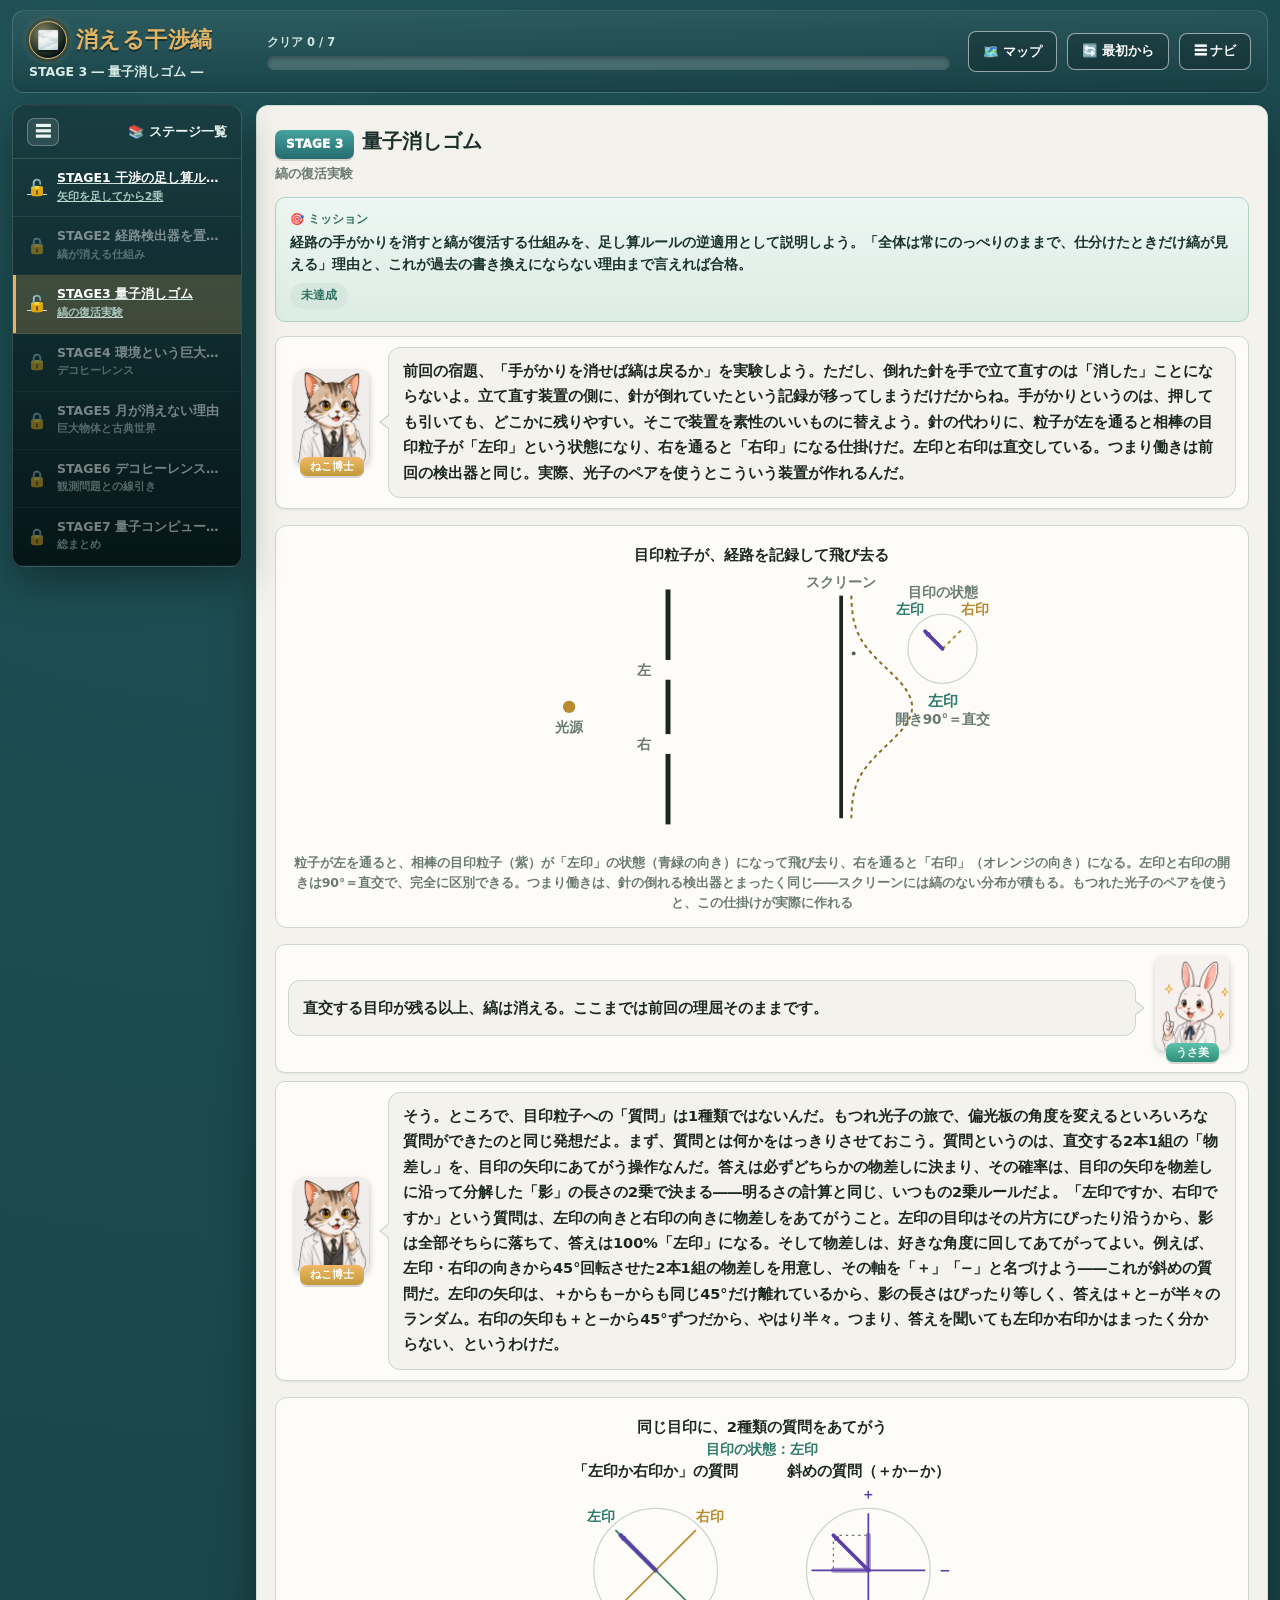
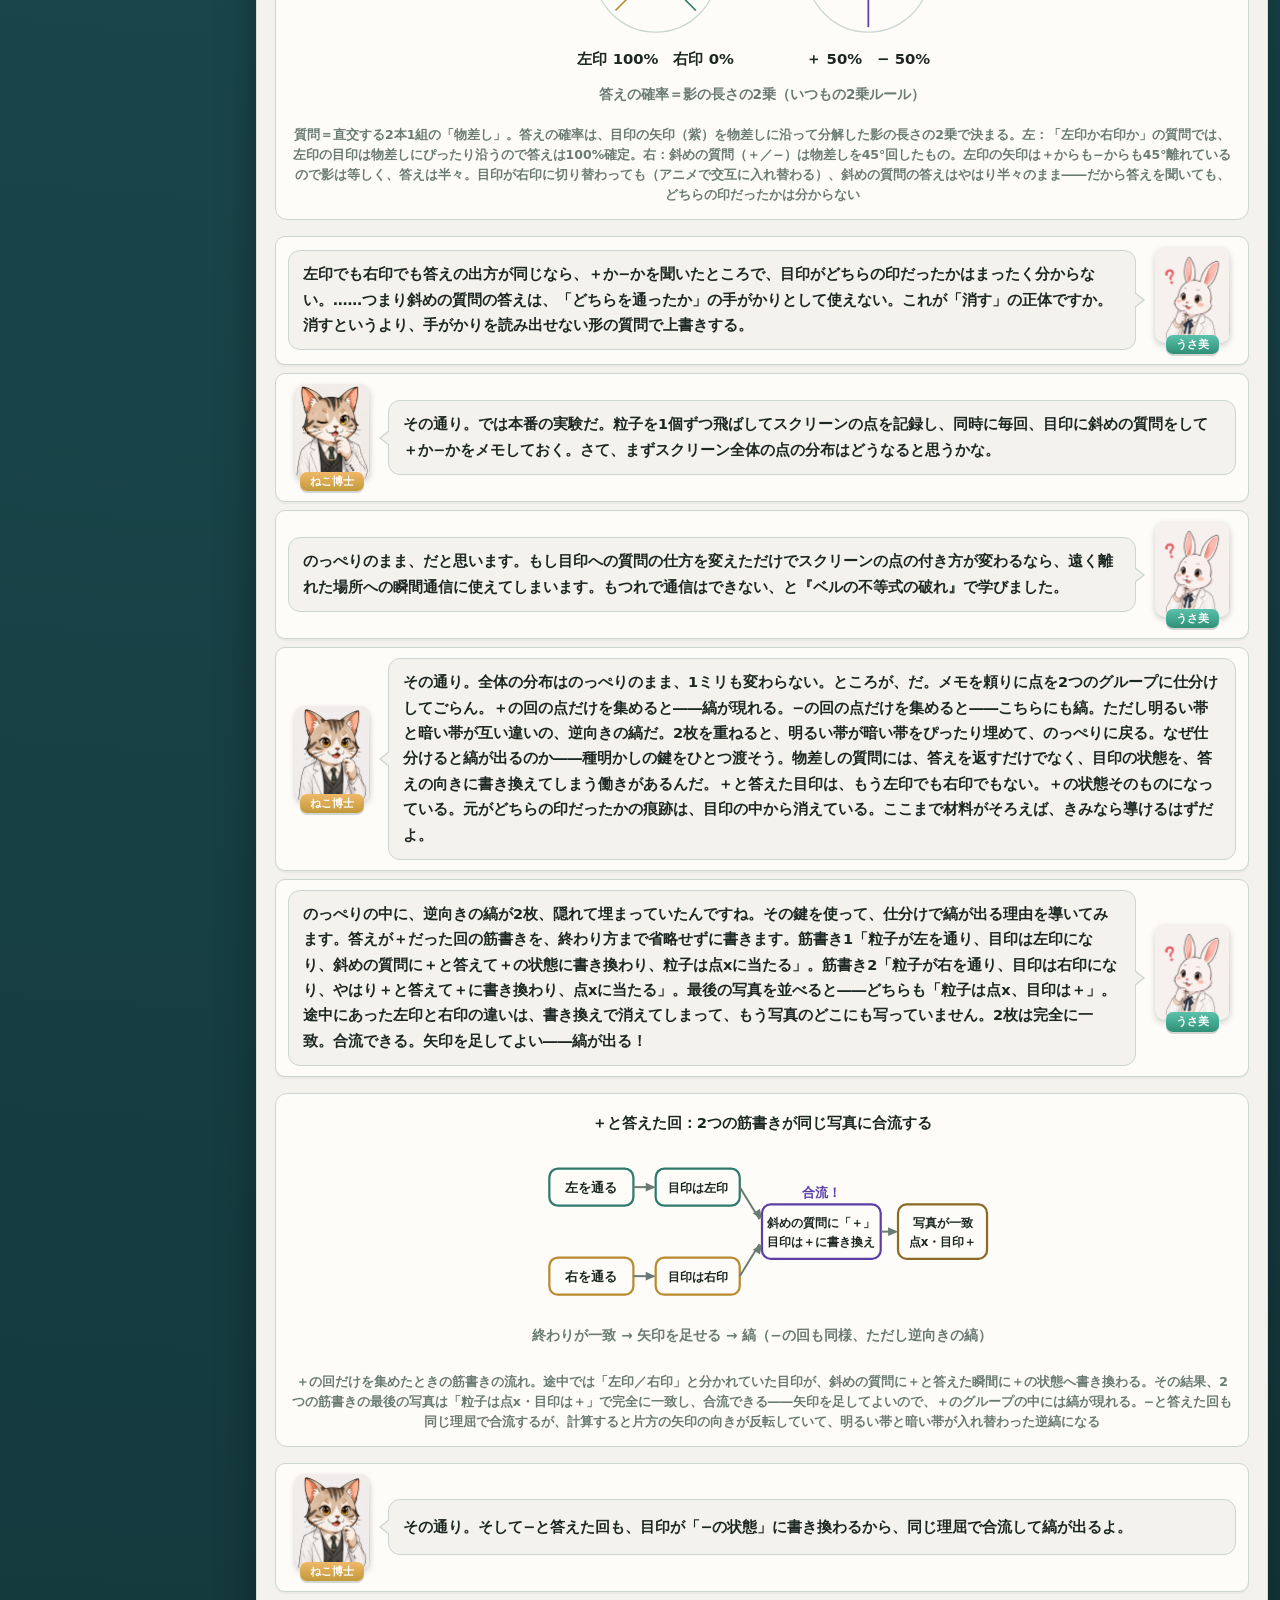
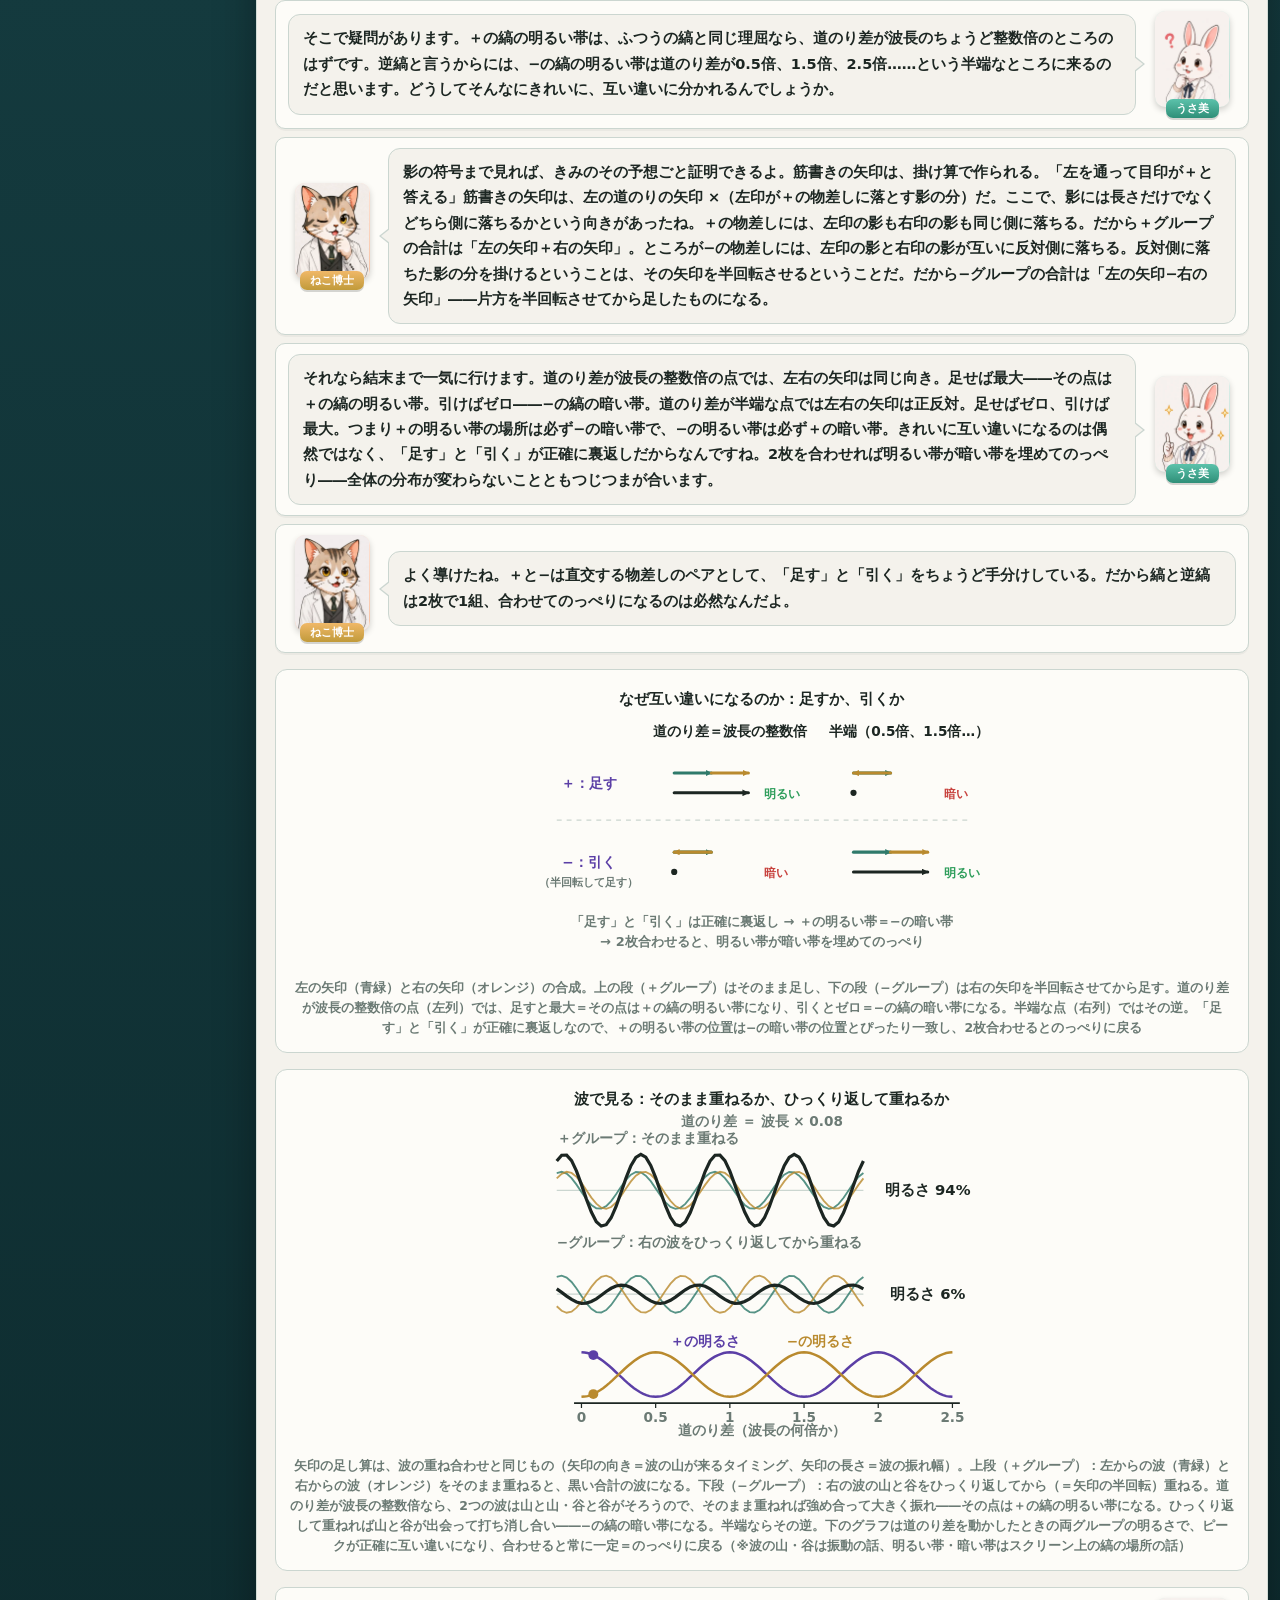
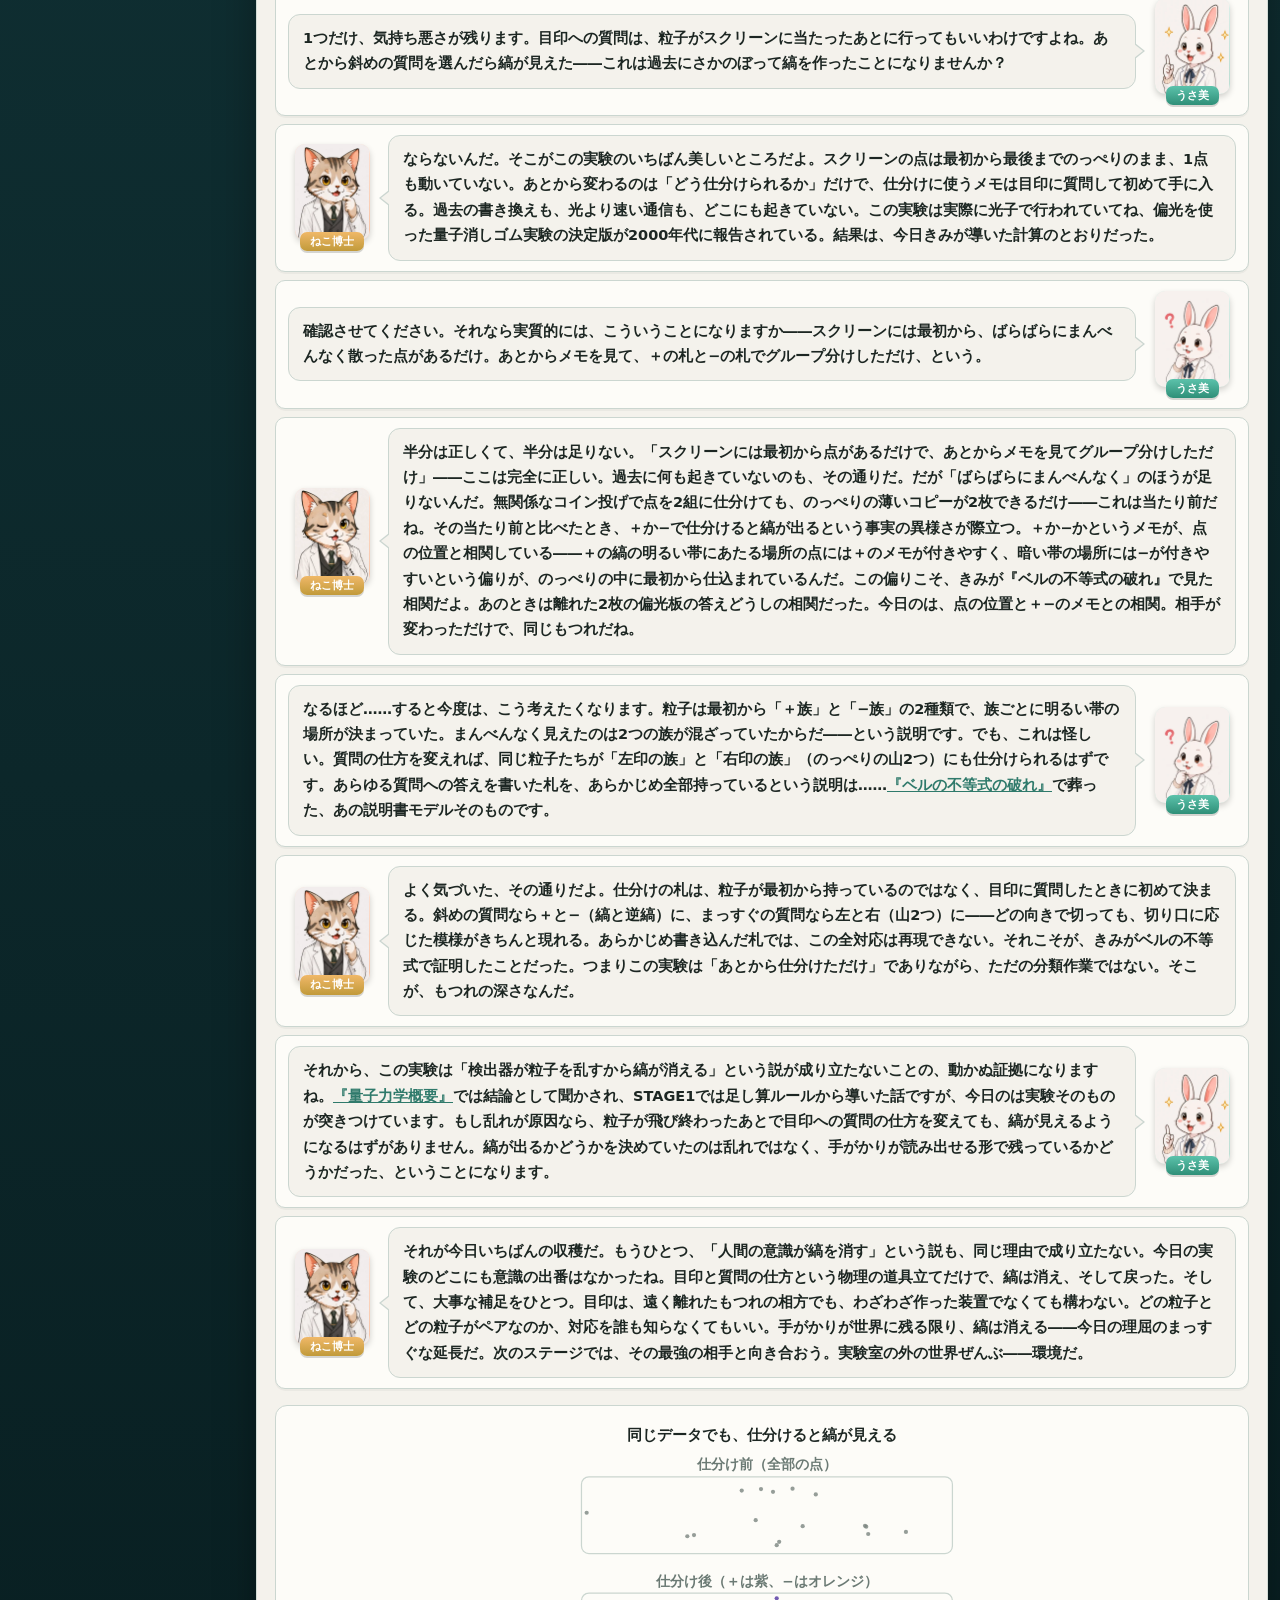
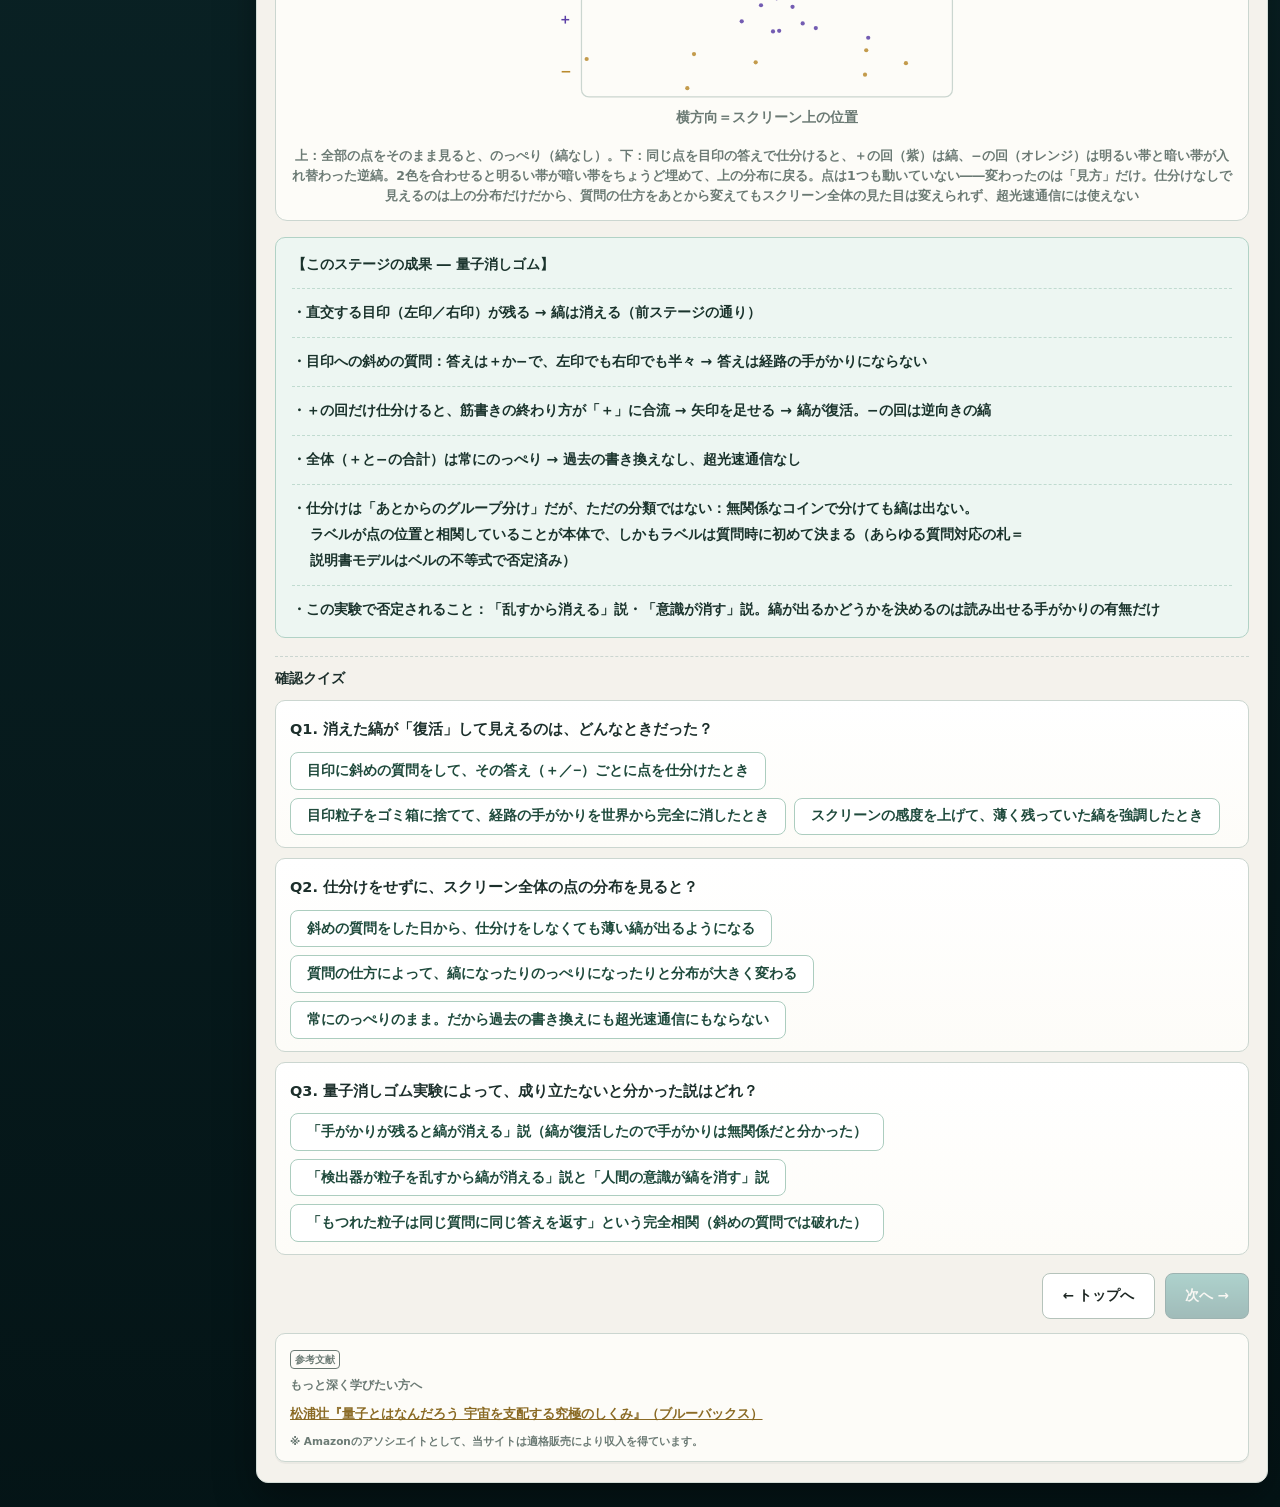
<file: stage3.html>
<!DOCTYPE html>
<html lang="ja">
<head>
<meta charset="UTF-8">
<meta name="viewport" content="width=device-width, initial-scale=1.0">
<meta name="theme-color" content="#143a3e">
<!-- Google tag (gtag.js) -->
<script async src="https://www.googletagmanager.com/gtag/js?id=G-9RTQCP2HXM"></script>
<script>
  window.dataLayer = window.dataLayer || [];
  function gtag(){dataLayer.push(arguments);}
  gtag('js', new Date());
  gtag('config', 'G-9RTQCP2HXM');
</script>
<title>STAGE3 量子消しゴム ― 消える干渉縞</title>
<meta name="description" content="経路の手がかりを「読み出せない形の質問」で上書きすると、消えた干渉縞がよみがえる――量子消しゴム実験の仕組みを足し算ルールから導く。全体は常にのっぺりのままで、仕分けによって＋の縞と−の逆縞が現れる。過去の書き換えも超光速通信も起きない理由、「乱すから消える」説と「意識が消す」説が成り立たない理由。">
<link rel="canonical" href="https://quantum-mechanics.habatakijuku.com/decoherence-quest/stage3">
<meta property="og:type" content="article">
<meta property="og:site_name" content="消える干渉縞">
<meta property="og:locale" content="ja_JP">
<meta property="og:title" content="STAGE3 量子消しゴム ― 消える干渉縞">
<meta property="og:description" content="手がかりを消せば縞は戻る。ただし全体は常にのっぺりのまま――量子消しゴムの見事な種明かし。">
<meta property="og:url" content="https://quantum-mechanics.habatakijuku.com/decoherence-quest/stage3">
<meta property="og:image" content="https://quantum-mechanics.habatakijuku.com/decoherence-quest/images/ogp.png">
<meta property="og:image:width" content="1200">
<meta property="og:image:height" content="630">
<meta name="twitter:card" content="summary_large_image">
<link rel="icon" type="image/png" href="images/favicon.png">
<link rel="stylesheet" href="design-system.css">
<style>
  .dq-svg .label{fill:var(--muted);font-size:11px;font-weight:700}
  .dq-svg .strong{fill:var(--ink);font-size:12px;font-weight:900}
  .dq-svg .accent{fill:#5b3fa6;font-size:11px;font-weight:900}
</style>
</head>
<body>
<div class="app-shell side-collapsed" id="app-shell">
  <header class="game-header">
    <div class="brand">
      <div class="brand-title"><a class="head-reset home-badge" href="index.html" title="トップへ" aria-label="トップへ">🌫️</a> <span>消える干渉縞</span></div>
      <div class="brand-sub">STAGE 3 ― 量子消しゴム ―</div>
    </div>
    <div class="head-progress-wrap">
      <div class="head-progress-label" id="progress-label">クリア 0 / 7</div>
      <div class="head-progress" role="progressbar" aria-label="クリア済みステージ数" aria-valuemin="0" aria-valuemax="7" aria-valuenow="0"><div class="head-progress-fill" id="progress-fill" style="width:0%"></div></div>
    </div>
    <div class="header-actions">
      <a class="head-reset" href="https://quantum-mechanics.habatakijuku.com/" title="量子力学、冒険の書（シリーズマップ）へ">🗺️ マップ</a>
      <button class="head-reset" id="btn-reset-all">🔄 最初から</button>
      <button class="head-reset" id="head-nav-toggle" title="ステージ一覧の表示切替">☰ ナビ</button>
    </div>
  </header>

  <div class="game-layout">
    <div class="side-backdrop" id="side-backdrop"></div>
    <aside class="side-panel">
      <div class="side-head">
        <button class="side-toggle" id="sidebar-toggle" title="ステージ一覧の表示切替" aria-label="ステージ一覧の表示切替">☰</button>
        <span class="side-head-text">📚 ステージ一覧</span>
      </div>
      <div class="side-list" id="side-list"></div>
    </aside>

    <main class="main-area">
      <div class="chapter-head">
        <span class="chapter-badge">STAGE 3</span><h1 class="chapter-title">量子消しゴム</h1>
        <div class="chapter-sub">縞の復活実験</div>
      </div>

      <div class="mission-box">
        <div class="mission-label">🎯 ミッション</div>
        <div class="mission-text">経路の手がかりを消すと縞が復活する仕組みを、足し算ルールの逆適用として説明しよう。「全体は常にのっぺりのままで、仕分けたときだけ縞が見える」理由と、これが過去の書き換えにならない理由まで言えれば合格。</div>
        <span class="mission-status" id="mission-status">未達成</span>
      </div>

      <div class="dialogue-scene">
        <div class="dialog-row">
          <div class="dialog-character">
            <div class="dialog-avatar mentor"><img src="images/cat.webp" width="300" height="386" alt=""></div>
            <div class="dialog-name mentor">ねこ博士</div>
          </div>
          <div class="dialog-bubble">前回の宿題、「手がかりを消せば縞は戻るか」を実験しよう。ただし、倒れた針を手で立て直すのは「消した」ことにならないよ。立て直す装置の側に、針が倒れていたという記録が移ってしまうだけだからね。手がかりというのは、押しても引いても、どこかに残りやすい。そこで装置を素性のいいものに替えよう。針の代わりに、粒子が左を通ると相棒の<strong>目印粒子</strong>が「<strong>左印</strong>」という状態になり、右を通ると「<strong>右印</strong>」になる仕掛けだ。左印と右印は直交している。つまり働きは前回の検出器と同じ。実際、光子のペアを使うとこういう装置が作れるんだ。</div>
        </div>
      </div>

      <div class="diagram-box">
        <svg id="marker-svg" class="dq-svg" viewBox="0 0 372 240" width="100%" role="img" aria-label="目印粒子の仕掛けのアニメーション。粒子が左のスリットを通ると、相棒の目印粒子が左印の状態になって飛び去り、右を通ると右印になる。左印と右印の向きは90度開いた直交状態で、完全に区別できる。スクリーンには縞のない分布が積もる">
          <text class="strong" x="186" y="16" text-anchor="middle">目印粒子が、経路を記録して飛び去る</text>
          <defs>
            <marker id="ah-m" viewBox="0 0 8 8" refX="7" refY="4" markerWidth="5" markerHeight="5" markerUnits="userSpaceOnUse" orient="auto"><path d="M0 0 L8 4 L0 8 z" fill="#5b3fa6"></path></marker>
          </defs>
          <g id="marker-body"></g>
        </svg>
        <div class="diagram-caption">粒子が左を通ると、相棒の<strong>目印粒子</strong>（紫）が「<strong>左印</strong>」の状態（青緑の向き）になって飛び去り、右を通ると「<strong>右印</strong>」（オレンジの向き）になる。左印と右印の開きは90°＝<strong>直交</strong>で、完全に区別できる。つまり働きは、針の倒れる検出器とまったく同じ――スクリーンには縞のない分布が積もる。もつれた光子のペアを使うと、この仕掛けが実際に作れる</div>
      </div>

      <div class="dialogue-scene">
        <div class="dialog-row right">
          <div class="dialog-character">
            <div class="dialog-avatar student"><img src="images/rabbit.webp" width="300" height="386" alt=""></div>
            <div class="dialog-name student">うさ美</div>
          </div>
          <div class="dialog-bubble">直交する目印が残る以上、縞は消える。ここまでは前回の理屈そのままです。</div>
        </div>
        <div class="dialog-row">
          <div class="dialog-character">
            <div class="dialog-avatar mentor"><img src="images/cat.webp" width="300" height="386" alt=""></div>
            <div class="dialog-name mentor">ねこ博士</div>
          </div>
          <div class="dialog-bubble">そう。ところで、目印粒子への「質問」は1種類ではないんだ。もつれ光子の旅で、偏光板の角度を変えるといろいろな質問ができたのと同じ発想だよ。まず、質問とは何かをはっきりさせておこう。質問というのは、<strong>直交する2本1組の「物差し」を、目印の矢印にあてがう操作</strong>なんだ。答えは必ずどちらかの物差しに決まり、その確率は、<strong>目印の矢印を物差しに沿って分解した「影」の長さの2乗</strong>で決まる――明るさの計算と同じ、いつもの2乗ルールだよ。「左印ですか、右印ですか」という質問は、左印の向きと右印の向きに物差しをあてがうこと。左印の目印はその片方にぴったり沿うから、影は全部そちらに落ちて、答えは100%「左印」になる。そして物差しは、<strong>好きな角度に回してあてがってよい</strong>。例えば、左印・右印の向きから<strong>45°回転させた2本1組の物差し</strong>を用意し、その軸を「<strong>＋</strong>」「<strong>−</strong>」と名づけよう――これが<strong>斜めの質問</strong>だ。左印の矢印は、＋からも−からも同じ45°だけ離れているから、影の長さはぴったり等しく、答えは＋と−が<strong>半々のランダム</strong>。右印の矢印も＋と−から45°ずつだから、やはり半々。つまり、答えを聞いても左印か右印かはまったく分からない、というわけだ。</div>
        </div>
      </div>

      <div class="diagram-box">
        <svg id="question-svg" class="dq-svg" viewBox="0 0 372 240" width="100%" role="img" aria-label="2種類の質問の比較アニメーション。左のパネルでは左印か右印かの質問の物差しに目印の矢印をあてがい、左印の目印なら影が左印の物差しに全部落ちて答えは100%左印になる。右のパネルでは45度回した斜めの質問の物差しにあてがい、左印の矢印はプラスからもマイナスからも45度離れているので影が等しく、答えは半々になる。目印が右印に切り替わっても、斜めの質問の答えはやはり半々のまま変わらない">
          <text class="strong" x="186" y="16" text-anchor="middle">同じ目印に、2種類の質問をあてがう</text>
          <g id="question-body"></g>
        </svg>
        <div class="diagram-caption">質問＝直交する2本1組の「物差し」。答えの確率は、目印の矢印（紫）を物差しに沿って分解した<strong>影の長さの2乗</strong>で決まる。左：「左印か右印か」の質問では、左印の目印は物差しにぴったり沿うので答えは100%確定。右：<strong>斜めの質問（＋／−）は物差しを45°回したもの</strong>。左印の矢印は＋からも−からも45°離れているので影は等しく、答えは半々。目印が右印に切り替わっても（アニメで交互に入れ替わる）、斜めの質問の答えは<strong>やはり半々のまま</strong>――だから答えを聞いても、どちらの印だったかは分からない</div>
      </div>

      <div class="dialogue-scene">
        <div class="dialog-row right">
          <div class="dialog-character">
            <div class="dialog-avatar student"><img src="images/rabbitThink.webp" width="300" height="386" alt=""></div>
            <div class="dialog-name student">うさ美</div>
          </div>
          <div class="dialog-bubble">左印でも右印でも答えの出方が同じなら、＋か−かを聞いたところで、目印がどちらの印だったかはまったく分からない。……つまり斜めの質問の答えは、「どちらを通ったか」の手がかりとして<strong>使えない</strong>。これが「消す」の正体ですか。消すというより、<strong>手がかりを読み出せない形の質問で上書きする</strong>。</div>
        </div>
        <div class="dialog-row">
          <div class="dialog-character">
            <div class="dialog-avatar mentor"><img src="images/catThink.webp" width="300" height="386" alt=""></div>
            <div class="dialog-name mentor">ねこ博士</div>
          </div>
          <div class="dialog-bubble">その通り。では本番の実験だ。粒子を1個ずつ飛ばしてスクリーンの点を記録し、同時に毎回、目印に斜めの質問をして＋か−かをメモしておく。さて、まず<strong>スクリーン全体</strong>の点の分布はどうなると思うかな。</div>
        </div>
        <div class="dialog-row right">
          <div class="dialog-character">
            <div class="dialog-avatar student"><img src="images/rabbitThink.webp" width="300" height="386" alt=""></div>
            <div class="dialog-name student">うさ美</div>
          </div>
          <div class="dialog-bubble">のっぺりのまま、だと思います。もし目印への質問の仕方を変えただけでスクリーンの点の付き方が変わるなら、遠く離れた場所への瞬間通信に使えてしまいます。もつれで通信はできない、と『ベルの不等式の破れ』で学びました。</div>
        </div>
        <div class="dialog-row">
          <div class="dialog-character">
            <div class="dialog-avatar mentor"><img src="images/cat.webp" width="300" height="386" alt=""></div>
            <div class="dialog-name mentor">ねこ博士</div>
          </div>
          <div class="dialog-bubble">その通り。全体の分布はのっぺりのまま、1ミリも変わらない。ところが、だ。メモを頼りに点を2つのグループに<strong>仕分け</strong>してごらん。＋の回の点だけを集めると――<strong>縞が現れる</strong>。−の回の点だけを集めると――こちらにも縞。ただし明るい帯と暗い帯が互い違いの、<strong>逆向きの縞</strong>だ。2枚を重ねると、明るい帯が暗い帯をぴったり埋めて、のっぺりに戻る。なぜ仕分けると縞が出るのか――種明かしの鍵をひとつ渡そう。物差しの質問には、答えを返すだけでなく、<strong>目印の状態を、答えの向きに書き換えてしまう</strong>働きがあるんだ。＋と答えた目印は、もう左印でも右印でもない。<strong>＋の状態そのもの</strong>になっている。元がどちらの印だったかの痕跡は、目印の中から消えている。ここまで材料がそろえば、きみなら導けるはずだよ。</div>
        </div>
        <div class="dialog-row right">
          <div class="dialog-character">
            <div class="dialog-avatar student"><img src="images/rabbitThink.webp" width="300" height="386" alt=""></div>
            <div class="dialog-name student">うさ美</div>
          </div>
          <div class="dialog-bubble">のっぺりの中に、逆向きの縞が2枚、隠れて埋まっていたんですね。その鍵を使って、仕分けで縞が出る理由を導いてみます。答えが＋だった回の筋書きを、終わり方まで省略せずに書きます。筋書き1「粒子が左を通り、目印は<strong>左印</strong>になり、斜めの質問に＋と答えて<strong>＋の状態に書き換わり</strong>、粒子は点xに当たる」。筋書き2「粒子が右を通り、目印は<strong>右印</strong>になり、やはり＋と答えて<strong>＋に書き換わり</strong>、点xに当たる」。最後の写真を並べると――どちらも「粒子は点x、目印は＋」。途中にあった左印と右印の違いは、書き換えで消えてしまって、もう写真のどこにも写っていません。<strong>2枚は完全に一致。合流できる。矢印を足してよい――縞が出る</strong>！</div>
        </div>
      </div>

      <div class="diagram-box">
        <svg id="merge-svg" class="dq-svg" viewBox="0 0 372 200" width="100%" role="img" aria-label="プラスと答えた回の筋書きの流れ図。左を通った筋書きでは目印が左印になり、右を通った筋書きでは右印になるが、どちらも斜めの質問にプラスと答えた瞬間、目印はプラスの状態に書き換わる。その結果、2つの筋書きの最後の写真は、粒子は点x・目印はプラス、で完全に一致して合流し、矢印を足せるので縞が出る">
          <text class="strong" x="186" y="16" text-anchor="middle">＋と答えた回：2つの筋書きが同じ写真に合流する</text>
          <g id="merge-body"></g>
        </svg>
        <div class="diagram-caption">＋の回だけを集めたときの筋書きの流れ。途中では「左印／右印」と分かれていた目印が、斜めの質問に＋と答えた瞬間に<strong>＋の状態へ書き換わる</strong>。その結果、2つの筋書きの最後の写真は「粒子は点x・目印は＋」で完全に一致し、<strong>合流できる</strong>――矢印を足してよいので、＋のグループの中には縞が現れる。−と答えた回も同じ理屈で合流するが、計算すると片方の矢印の向きが反転していて、明るい帯と暗い帯が入れ替わった逆縞になる</div>
      </div>

      <div class="dialogue-scene">
        <div class="dialog-row">
          <div class="dialog-character">
            <div class="dialog-avatar mentor"><img src="images/cat.webp" width="300" height="386" alt=""></div>
            <div class="dialog-name mentor">ねこ博士</div>
          </div>
          <div class="dialog-bubble">その通り。そして−と答えた回も、目印が「−の状態」に書き換わるから、同じ理屈で合流して縞が出るよ。</div>
        </div>
        <div class="dialog-row right">
          <div class="dialog-character">
            <div class="dialog-avatar student"><img src="images/rabbitThink.webp" width="300" height="386" alt=""></div>
            <div class="dialog-name student">うさ美</div>
          </div>
          <div class="dialog-bubble">そこで疑問があります。＋の縞の明るい帯は、ふつうの縞と同じ理屈なら、<strong>道のり差が波長のちょうど整数倍</strong>のところのはずです。逆縞と言うからには、−の縞の明るい帯は<strong>道のり差が0.5倍、1.5倍、2.5倍……という半端なところ</strong>に来るのだと思います。どうしてそんなにきれいに、互い違いに分かれるんでしょうか。</div>
        </div>
        <div class="dialog-row">
          <div class="dialog-character">
            <div class="dialog-avatar mentor"><img src="images/catThink.webp" width="300" height="386" alt=""></div>
            <div class="dialog-name mentor">ねこ博士</div>
          </div>
          <div class="dialog-bubble">影の<strong>符号</strong>まで見れば、きみのその予想ごと証明できるよ。筋書きの矢印は、掛け算で作られる。「左を通って目印が＋と答える」筋書きの矢印は、<strong>左の道のりの矢印 ×（左印が＋の物差しに落とす影の分）</strong>だ。ここで、影には長さだけでなく<strong>どちら側に落ちるか</strong>という向きがあったね。＋の物差しには、左印の影も右印の影も<strong>同じ側</strong>に落ちる。だから＋グループの合計は「左の矢印＋右の矢印」。ところが<strong>−の物差しには、左印の影と右印の影が互いに反対側に落ちる</strong>。反対側に落ちた影の分を掛けるということは、その矢印を<strong>半回転させる</strong>ということだ。だから−グループの合計は「左の矢印−右の矢印」――片方を半回転させてから足したものになる。</div>
        </div>
        <div class="dialog-row right">
          <div class="dialog-character">
            <div class="dialog-avatar student"><img src="images/rabbit.webp" width="300" height="386" alt=""></div>
            <div class="dialog-name student">うさ美</div>
          </div>
          <div class="dialog-bubble">それなら結末まで一気に行けます。道のり差が波長の整数倍の点では、左右の矢印は<strong>同じ向き</strong>。足せば最大――その点は＋の縞の<strong>明るい帯</strong>。引けばゼロ――−の縞の<strong>暗い帯</strong>。道のり差が半端な点では左右の矢印は<strong>正反対</strong>。足せばゼロ、引けば最大。つまり＋の明るい帯の場所は必ず−の暗い帯で、−の明るい帯は必ず＋の暗い帯。<strong>きれいに互い違いになるのは偶然ではなく、「足す」と「引く」が正確に裏返しだから</strong>なんですね。2枚を合わせれば明るい帯が暗い帯を埋めてのっぺり――全体の分布が変わらないことともつじつまが合います。</div>
        </div>
        <div class="dialog-row">
          <div class="dialog-character">
            <div class="dialog-avatar mentor"><img src="images/cat.webp" width="300" height="386" alt=""></div>
            <div class="dialog-name mentor">ねこ博士</div>
          </div>
          <div class="dialog-bubble">よく導けたね。＋と−は直交する物差しのペアとして、「足す」と「引く」をちょうど手分けしている。だから縞と逆縞は2枚で1組、合わせてのっぺりになるのは必然なんだよ。</div>
        </div>
      </div>

      <div class="diagram-box">
        <svg id="alt-svg" class="dq-svg" viewBox="0 0 372 224" width="100%" role="img" aria-label="縞と逆縞が互い違いになる理由の図。道のり差が波長の整数倍の点では左右の矢印が同じ向きで、足すと最大でその点は＋の縞の明るい帯になり、引くとゼロで−の縞の暗い帯になる。道のり差が半端な点では左右の矢印が正反対で、足すとゼロ、引くと最大。足すと引くが正確に裏返しなので、＋の明るい帯は必ず−の暗い帯と同じ位置になる">
          <text class="strong" x="186" y="16" text-anchor="middle">なぜ互い違いになるのか：足すか、引くか</text>
          <defs>
            <marker id="ah3-t" viewBox="0 0 8 8" refX="7" refY="4" markerWidth="5" markerHeight="5" markerUnits="userSpaceOnUse" orient="auto"><path d="M0 0 L8 4 L0 8 z" fill="#2f7a6b"></path></marker>
            <marker id="ah3-o" viewBox="0 0 8 8" refX="7" refY="4" markerWidth="5" markerHeight="5" markerUnits="userSpaceOnUse" orient="auto"><path d="M0 0 L8 4 L0 8 z" fill="#b98a2e"></path></marker>
            <marker id="ah3-k" viewBox="0 0 8 8" refX="7" refY="4" markerWidth="5.5" markerHeight="5.5" markerUnits="userSpaceOnUse" orient="auto"><path d="M0 0 L8 4 L0 8 z" fill="var(--ink)"></path></marker>
          </defs>
          <g id="alt-body"></g>
        </svg>
        <div class="diagram-caption">左の矢印（青緑）と右の矢印（オレンジ）の合成。上の段（＋グループ）はそのまま足し、下の段（−グループ）は右の矢印を半回転させてから足す。道のり差が波長の整数倍の点（左列）では、足すと最大＝その点は＋の縞の<strong>明るい帯</strong>になり、引くとゼロ＝−の縞の<strong>暗い帯</strong>になる。半端な点（右列）ではその逆。「足す」と「引く」が正確に裏返しなので、＋の明るい帯の位置は−の暗い帯の位置とぴったり一致し、2枚合わせるとのっぺりに戻る</div>
      </div>

      <div class="diagram-box">
        <svg id="wave-svg" class="dq-svg" viewBox="0 0 372 288" width="100%" role="img" aria-label="波の重ね合わせで見るアニメーション。上の段では左からの波と右からの波をそのまま重ね、下の段では右の波の山と谷をひっくり返してから重ねる。道のり差が波長の整数倍のときは、そのまま重ねると大きく振れ、ひっくり返して重ねると打ち消し合う。道のり差が半端なときはその逆になる。下のグラフでは、道のり差を動かしたときの2つのグループの明るさが正確に互い違いになることが示される">
          <text class="strong" x="186" y="16" text-anchor="middle">波で見る：そのまま重ねるか、ひっくり返して重ねるか</text>
          <g id="wave-body"></g>
        </svg>
        <div class="diagram-caption">矢印の足し算は、波の重ね合わせと同じもの（矢印の向き＝波の山が来るタイミング、矢印の長さ＝波の振れ幅）。上段（＋グループ）：左からの波（青緑）と右からの波（オレンジ）を<strong>そのまま重ねる</strong>と、黒い合計の波になる。下段（−グループ）：右の波の<strong>山と谷をひっくり返してから</strong>（＝矢印の半回転）重ねる。道のり差が波長の整数倍なら、2つの波は<strong>山と山・谷と谷がそろう</strong>ので、そのまま重ねれば強め合って大きく振れ――その点は＋の縞の<strong>明るい帯</strong>になる。ひっくり返して重ねれば山と谷が出会って打ち消し合い――−の縞の<strong>暗い帯</strong>になる。半端ならその逆。下のグラフは道のり差を動かしたときの両グループの明るさで、ピークが正確に互い違いになり、合わせると常に一定＝のっぺりに戻る（※波の山・谷は振動の話、明るい帯・暗い帯はスクリーン上の縞の場所の話）</div>
      </div>

      <div class="dialogue-scene">
        <div class="dialog-row right">
          <div class="dialog-character">
            <div class="dialog-avatar student"><img src="images/rabbit.webp" width="300" height="386" alt=""></div>
            <div class="dialog-name student">うさ美</div>
          </div>
          <div class="dialog-bubble">1つだけ、気持ち悪さが残ります。目印への質問は、粒子がスクリーンに当たった<strong>あと</strong>に行ってもいいわけですよね。あとから斜めの質問を選んだら縞が見えた――これは過去にさかのぼって縞を作ったことになりませんか？</div>
        </div>
        <div class="dialog-row">
          <div class="dialog-character">
            <div class="dialog-avatar mentor"><img src="images/cat.webp" width="300" height="386" alt=""></div>
            <div class="dialog-name mentor">ねこ博士</div>
          </div>
          <div class="dialog-bubble">ならないんだ。そこがこの実験のいちばん美しいところだよ。スクリーンの点は最初から最後までのっぺりのまま、<strong>1点も動いていない</strong>。あとから変わるのは「どう仕分けられるか」だけで、仕分けに使うメモは目印に質問して初めて手に入る。過去の書き換えも、光より速い通信も、どこにも起きていない。この実験は実際に光子で行われていてね、偏光を使った量子消しゴム実験の決定版が2000年代に報告されている。結果は、今日きみが導いた計算のとおりだった。</div>
        </div>
        <div class="dialog-row right">
          <div class="dialog-character">
            <div class="dialog-avatar student"><img src="images/rabbitThink.webp" width="300" height="386" alt=""></div>
            <div class="dialog-name student">うさ美</div>
          </div>
          <div class="dialog-bubble">確認させてください。それなら実質的には、こういうことになりますか――スクリーンには最初から、ばらばらにまんべんなく散った点があるだけ。あとからメモを見て、＋の札と−の札で<strong>グループ分けしただけ</strong>、という。</div>
        </div>
        <div class="dialog-row">
          <div class="dialog-character">
            <div class="dialog-avatar mentor"><img src="images/catThink.webp" width="300" height="386" alt=""></div>
            <div class="dialog-name mentor">ねこ博士</div>
          </div>
          <div class="dialog-bubble">半分は正しくて、半分は足りない。「スクリーンには最初から点があるだけで、あとからメモを見てグループ分けしただけ」――ここは完全に正しい。過去に何も起きていないのも、その通りだ。だが「ばらばらにまんべんなく」のほうが足りないんだ。無関係なコイン投げで点を2組に仕分けても、のっぺりの薄いコピーが2枚できるだけ――これは当たり前だね。その当たり前と比べたとき、<strong>＋か−で仕分けると縞が出る</strong>という事実の異様さが際立つ。＋か−かというメモが、<strong>点の位置と相関している</strong>――＋の縞の明るい帯にあたる場所の点には＋のメモが付きやすく、暗い帯の場所には−が付きやすいという偏りが、のっぺりの中に最初から仕込まれているんだ。この偏りこそ、きみが『ベルの不等式の破れ』で見た相関だよ。あのときは離れた2枚の偏光板の答えどうしの相関だった。今日のは、点の位置と＋−のメモとの相関。相手が変わっただけで、同じもつれだね。</div>
        </div>
        <div class="dialog-row right">
          <div class="dialog-character">
            <div class="dialog-avatar student"><img src="images/rabbitThink.webp" width="300" height="386" alt=""></div>
            <div class="dialog-name student">うさ美</div>
          </div>
          <div class="dialog-bubble">なるほど……すると今度は、こう考えたくなります。粒子は最初から「＋族」と「−族」の2種類で、族ごとに明るい帯の場所が決まっていた。まんべんなく見えたのは2つの族が混ざっていたからだ――という説明です。でも、これは怪しい。質問の仕方を変えれば、同じ粒子たちが「左印の族」と「右印の族」（のっぺりの山2つ）にも仕分けられるはずです。<strong>あらゆる質問への答えを書いた札を、あらかじめ全部持っている</strong>という説明は……<a href="https://quantum-mechanics.habatakijuku.com/bell-inequality/" target="_blank" rel="noopener" style="color:#2f7a6b;text-decoration:underline">『ベルの不等式の破れ』</a>で葬った、あの<strong>説明書モデル</strong>そのものです。</div>
        </div>
        <div class="dialog-row">
          <div class="dialog-character">
            <div class="dialog-avatar mentor"><img src="images/cat.webp" width="300" height="386" alt=""></div>
            <div class="dialog-name mentor">ねこ博士</div>
          </div>
          <div class="dialog-bubble">よく気づいた、その通りだよ。仕分けの札は、粒子が最初から持っているのではなく、<strong>目印に質問したときに初めて決まる</strong>。斜めの質問なら＋と−（縞と逆縞）に、まっすぐの質問なら左と右（山2つ）に――どの向きで切っても、切り口に応じた模様がきちんと現れる。あらかじめ書き込んだ札では、この全対応は再現できない。それこそが、きみがベルの不等式で証明したことだった。つまりこの実験は「あとから仕分けただけ」でありながら、ただの分類作業ではない。そこが、もつれの深さなんだ。</div>
        </div>
        <div class="dialog-row right">
          <div class="dialog-character">
            <div class="dialog-avatar student"><img src="images/rabbit.webp" width="300" height="386" alt=""></div>
            <div class="dialog-name student">うさ美</div>
          </div>
          <div class="dialog-bubble">それから、この実験は<strong>「検出器が粒子を乱すから縞が消える」という説が成り立たないこと</strong>の、動かぬ証拠になりますね。<a href="https://quantum-mechanics.habatakijuku.com/general/" target="_blank" rel="noopener" style="color:#2f7a6b;text-decoration:underline">『量子力学概要』</a>では結論として聞かされ、STAGE1では足し算ルールから導いた話ですが、今日のは実験そのものが突きつけています。もし乱れが原因なら、粒子が飛び終わったあとで目印への質問の仕方を変えても、縞が見えるようになるはずがありません。縞が出るかどうかを決めていたのは乱れではなく、<strong>手がかりが読み出せる形で残っているかどうか</strong>だった、ということになります。</div>
        </div>
        <div class="dialog-row">
          <div class="dialog-character">
            <div class="dialog-avatar mentor"><img src="images/cat.webp" width="300" height="386" alt=""></div>
            <div class="dialog-name mentor">ねこ博士</div>
          </div>
          <div class="dialog-bubble">それが今日いちばんの収穫だ。もうひとつ、<strong>「人間の意識が縞を消す」という説</strong>も、同じ理由で成り立たない。今日の実験のどこにも意識の出番はなかったね。目印と質問の仕方という物理の道具立てだけで、縞は消え、そして戻った。そして、大事な補足をひとつ。目印は、遠く離れた<strong>もつれの相方</strong>でも、わざわざ作った装置でなくても構わない。どの粒子とどの粒子がペアなのか、対応を誰も知らなくてもいい。<strong>手がかりが世界に残る限り、縞は消える</strong>――今日の理屈のまっすぐな延長だ。次のステージでは、その最強の相手と向き合おう。実験室の外の世界ぜんぶ――<strong>環境</strong>だ。</div>
        </div>
      </div>

      <div class="diagram-box">
        <svg id="eraser-svg" class="dq-svg" viewBox="0 0 372 250" width="100%" role="img" aria-label="量子消しゴムのアニメーション。上の帯には全部の点が灰色で積もり、縞のないのっぺりした分布になる。下の帯では同じ点が目印の答え＋と−で色分けされ、＋の点は縞、−の点は明るい帯と暗い帯が互い違いの逆縞を作る">
          <text class="strong" x="186" y="16" text-anchor="middle">同じデータでも、仕分けると縞が見える</text>
          <g id="eraser-body"></g>
        </svg>
        <div class="diagram-caption">上：全部の点をそのまま見ると、のっぺり（縞なし）。下：同じ点を目印の答えで仕分けると、＋の回（紫）は縞、−の回（オレンジ）は明るい帯と暗い帯が入れ替わった逆縞。2色を合わせると明るい帯が暗い帯をちょうど埋めて、上の分布に戻る。点は1つも動いていない――変わったのは「見方」だけ。仕分けなしで見えるのは上の分布だけだから、質問の仕方をあとから変えてもスクリーン全体の見た目は変えられず、超光速通信には使えない</div>
      </div>

      <div class="formula-box">
        <span class="step">【このステージの成果 ― 量子消しゴム】</span>
        <span class="step">・直交する目印（左印／右印）が残る → 縞は消える（前ステージの通り）</span>
        <span class="step">・目印への<strong>斜めの質問</strong>：答えは＋か−で、左印でも右印でも半々 → 答えは経路の手がかりにならない</span>
        <span class="step">・＋の回だけ仕分けると、筋書きの終わり方が「＋」に合流 → 矢印を足せる → <strong>縞が復活</strong>。−の回は逆向きの縞</span>
        <span class="step">・全体（＋と−の合計）は常にのっぺり → 過去の書き換えなし、超光速通信なし</span>
        <span class="step">・仕分けは「あとからのグループ分け」だが、ただの分類ではない：無関係なコインで分けても縞は出ない。<strong>ラベルが点の位置と相関している</strong>ことが本体で、しかもラベルは質問時に初めて決まる（あらゆる質問対応の札＝説明書モデルはベルの不等式で否定済み）</span>
        <span class="step">・この実験で否定されること：「乱すから消える」説・「意識が消す」説。縞が出るかどうかを決めるのは<strong>読み出せる手がかりの有無</strong>だけ</span>
      </div>

      <h2 class="quiz-head">確認クイズ</h2>
      <div class="quiz-card" data-quiz>
        <p class="quiz-q">Q1. 消えた縞が「復活」して見えるのは、どんなときだった？</p>
        <div class="choice-list">
          <button class="choice-btn">目印に斜めの質問をして、その答え（＋／−）ごとに点を仕分けたとき</button>
          <button class="choice-btn">目印粒子をゴミ箱に捨てて、経路の手がかりを世界から完全に消したとき</button>
          <button class="choice-btn">スクリーンの感度を上げて、薄く残っていた縞を強調したとき</button>
        </div>
        <div class="quiz-explain" hidden>正解！ 斜めの質問の答えが＋なら、左経由の筋書きも右経由の筋書きも「目印は＋」という同じ終わり方に合流する。合流すれば矢印を足せるので、仕分けたグループの中には縞が現れる。目印を捨てるだけでは手がかりが世界から消えないので、縞は戻らない。</div>
      </div>

      <div class="quiz-card" data-quiz>
        <p class="quiz-q">Q2. 仕分けをせずに、スクリーン全体の点の分布を見ると？</p>
        <div class="choice-list">
          <button class="choice-btn">斜めの質問をした日から、仕分けをしなくても薄い縞が出るようになる</button>
          <button class="choice-btn">質問の仕方によって、縞になったりのっぺりになったりと分布が大きく変わる</button>
          <button class="choice-btn">常にのっぺりのまま。だから過去の書き換えにも超光速通信にもならない</button>
        </div>
        <div class="quiz-explain" hidden>正解！ ＋の縞と−の逆縞は明るい帯と暗い帯が互い違いなので、合計すると必ずのっぺりに戻る。目印側で何をしようとスクリーン全体の見た目は不変――これが、もつれを使っても通信できないことと、消しゴムが過去を書き換えていないことの、両方を保証している。</div>
      </div>

      <div class="quiz-card" data-quiz>
        <p class="quiz-q">Q3. 量子消しゴム実験によって、成り立たないと分かった説はどれ？</p>
        <div class="choice-list">
          <button class="choice-btn">「手がかりが残ると縞が消える」説（縞が復活したので手がかりは無関係だと分かった）</button>
          <button class="choice-btn">「検出器が粒子を乱すから縞が消える」説と「人間の意識が縞を消す」説</button>
          <button class="choice-btn">「もつれた粒子は同じ質問に同じ答えを返す」という完全相関（斜めの質問では破れた）</button>
        </div>
        <div class="quiz-explain" hidden>正解！ 粒子が飛び終わったあとに目印への質問を変えるだけで縞が見えるようになる以上、「飛行中に乱されたかどうか」は縞が出るかどうかとは無関係。また実験のどこにも意識は登場しない。縞が出るかどうかを決めるのは「読み出せる手がかりが世界に残っているか」だけ――これがこの旅の背骨になる。</div>
      </div>

      <div class="stage-nav">
        <a class="btn" href="index.html">← トップへ</a>
        <button class="btn btn-primary" id="btn-next" disabled>次へ →</button>
      </div>

      <div id="book-recommend"></div>
    </main>
  </div>
</div>

<script src="js/progress.js"></script>
<script>DQ.initStagePage(3);</script>

<script>
(function(){
  // 図0: 目印粒子の仕掛け。粒子が通ったスリットに応じて目印が左印/右印になって飛び去る
  var svg = document.getElementById('marker-svg');
  var g = document.getElementById('marker-body');
  if (!svg || !g) return;
  var ns = 'http://www.w3.org/2000/svg';
  var C1 = '#2f7a6b', C2 = '#b98a2e', CM = '#5b3fa6';
  var SRC = {x: 30, y: 135}, SL = {x: 110, y: 105}, SR = {x: 110, y: 165};
  var SCX = 250, TOP = 45, BOT = 225;
  var PX = 332, PY = 88, PR = 28;

  function el(name, attrs, parent) {
    var e = document.createElementNS(ns, name);
    for (var k in attrs) e.setAttribute(k, attrs[k]);
    (parent || g).appendChild(e);
    return e;
  }
  function txt(x, y, cls, content, anchor) {
    var t = el('text', {x: x, y: y, 'class': cls, 'text-anchor': anchor || 'middle'});
    t.textContent = content;
    return t;
  }

  // 装置
  el('circle', {cx: SRC.x, cy: SRC.y, r: 5, fill: C2});
  txt(SRC.x, SRC.y + 20, 'label', '光源');
  el('line', {x1: 110, y1: 40, x2: 110, y2: SL.y - 8, stroke: 'var(--ink)', 'stroke-width': 4});
  el('line', {x1: 110, y1: SL.y + 8, x2: 110, y2: SR.y - 8, stroke: 'var(--ink)', 'stroke-width': 4});
  el('line', {x1: 110, y1: SR.y + 8, x2: 110, y2: 230, stroke: 'var(--ink)', 'stroke-width': 4});
  txt(96, SL.y + 4, 'label', '左', 'end');
  txt(96, SR.y + 4, 'label', '右', 'end');
  el('line', {x1: SCX, y1: TOP, x2: SCX, y2: BOT, stroke: 'var(--ink)', 'stroke-width': 3});
  txt(SCX, 38, 'label', 'スクリーン');

  // のっぺり分布（理論カーブ）と点
  function hump(y, c) { return Math.exp(-Math.pow((y - c) / 34, 2)); }
  function pdf(y) { return 0.5 * hump(y, SL.y + 15) + 0.5 * hump(y, SR.y - 15); }
  var d = '';
  for (var yy = TOP; yy <= BOT; yy += 2) {
    d += (d === '' ? 'M ' : 'L ') + (SCX + 8 + pdf(yy) * 60).toFixed(1) + ' ' + yy + ' ';
  }
  el('path', {d: d, fill: 'none', stroke: '#8a6a24', 'stroke-width': 1.6, 'stroke-dasharray': '3 3'});
  var dotsG = el('g', {});
  var dots = [];
  function addDot(y) {
    if (dots.length >= 700) return; // 点は増える一方。十分たまったら追加を止める
    var c = el('circle', {cx: (SCX + 5 + Math.random() * 8).toFixed(1), cy: y.toFixed(1), r: 1.6, fill: 'var(--ink)', opacity: .75}, dotsG);
    dots.push(c);
  }
  function sampleY() {
    for (var i = 0; i < 60; i++) {
      var y = TOP + Math.random() * (BOT - TOP);
      if (Math.random() < pdf(y)) return y;
    }
    return SRC.y;
  }

  // 目印の状態パネル（左印と右印は90°＝直交）
  txt(PX, 46, 'label', '目印の状態');
  el('circle', {cx: PX, cy: PY, r: PR, fill: 'var(--paper2)', stroke: 'var(--line)'});
  var DIRL = {x: -0.707, y: -0.707}, DIRR = {x: 0.707, y: -0.707};
  el('line', {x1: PX, y1: PY, x2: PX + DIRL.x * 23, y2: PY + DIRL.y * 23, stroke: C1, 'stroke-width': 1.6, 'stroke-dasharray': '3 3'});
  el('line', {x1: PX, y1: PY, x2: PX + DIRR.x * 23, y2: PY + DIRR.y * 23, stroke: C2, 'stroke-width': 1.6, 'stroke-dasharray': '3 3'});
  var lblL = txt(PX - 26, 60, 'label', '左印');
  lblL.style.fill = C1; lblL.style.fontWeight = '900';
  var lblR = txt(PX + 26, 60, 'label', '右印');
  lblR.style.fill = C2; lblR.style.fontWeight = '900';
  var stateArrow = el('line', {x1: PX, y1: PY, x2: PX, y2: PY, stroke: CM, 'stroke-width': 3, 'stroke-linecap': 'round', 'marker-end': 'url(#ah-m)', opacity: 0});
  var stateTxt = txt(PX, PY + PR + 18, 'strong', '');
  txt(PX, PY + PR + 33, 'label', '開き90°＝直交');

  var particle = el('circle', {r: 4, fill: 'var(--ink)', opacity: 0});
  var markerDot = el('circle', {r: 3, fill: CM, opacity: 0});

  function setState(isLeft) {
    var dir = isLeft ? DIRL : DIRR;
    stateArrow.setAttribute('x2', PX + dir.x * 20);
    stateArrow.setAttribute('y2', PY + dir.y * 20);
    stateArrow.setAttribute('opacity', 1);
    stateTxt.textContent = isLeft ? '左印' : '右印';
    stateTxt.style.fill = isLeft ? C1 : C2;
  }

  var reduced = window.matchMedia && window.matchMedia('(prefers-reduced-motion: reduce)').matches;
  if (reduced) {
    for (var i = 0; i < 240; i++) addDot(sampleY());
    setState(true);
    return;
  }

  var t = 0, running = false, raf = null;
  var cur = {slit: 'L', y: sampleY()};
  function loop() {
    if (!running) return;
    t += 0.016;
    var phase = (t % 1.0) / 1.0;
    var slitP = cur.slit === 'L' ? SL : SR;
    if (phase < 0.35) { // 光源→スリット
      var p = phase / 0.35;
      particle.setAttribute('opacity', 1);
      particle.setAttribute('cx', (SRC.x + (slitP.x - SRC.x) * p).toFixed(1));
      particle.setAttribute('cy', (SRC.y + (slitP.y - SRC.y) * p).toFixed(1));
      markerDot.setAttribute('opacity', 0);
      if (phase < 0.03) { stateArrow.setAttribute('opacity', 0.25); }
    } else if (phase < 0.8) { // スリット→スクリーン。同時に目印がパネルへ飛ぶ
      var p2 = (phase - 0.35) / 0.45;
      particle.setAttribute('cx', (slitP.x + (SCX - slitP.x) * p2).toFixed(1));
      particle.setAttribute('cy', (slitP.y + (cur.y - slitP.y) * p2).toFixed(1));
      markerDot.setAttribute('opacity', 1);
      markerDot.setAttribute('cx', (slitP.x + (PX - slitP.x) * p2).toFixed(1));
      markerDot.setAttribute('cy', (slitP.y + (PY - slitP.y) * p2).toFixed(1));
      if (p2 > 0.96) { setState(cur.slit === 'L'); markerDot.setAttribute('opacity', 0); }
    } else {
      if (particle.getAttribute('opacity') !== '0') {
        particle.setAttribute('opacity', 0);
        markerDot.setAttribute('opacity', 0);
        setState(cur.slit === 'L');
        addDot(cur.y);
        var y2 = sampleY();
        cur = {slit: hump(y2, SL.y + 15) > hump(y2, SR.y - 15) ? 'L' : 'R', y: y2};
      }
    }
    raf = requestAnimationFrame(loop);
  }
  if ('IntersectionObserver' in window) {
    new IntersectionObserver(function(es){
      if (es[0].isIntersecting && !running) { running = true; loop(); }
      else if (!es[0].isIntersecting && running) { running = false; if (raf) cancelAnimationFrame(raf); }
    }, {threshold: 0.15}).observe(svg);
  } else { running = true; loop(); }
})();
</script>

<script>
(function(){
  // 図0b: 2種類の質問（物差し）の比較。影の長さの2乗＝答えの確率
  var svg = document.getElementById('question-svg');
  var g = document.getElementById('question-body');
  if (!svg || !g) return;
  var ns = 'http://www.w3.org/2000/svg';
  var C1 = '#2f7a6b', C2 = '#b98a2e', CM = '#5b3fa6';
  var L = 40, R = 50;
  var P1 = {x: 100, y: 128}, P2 = {x: 272, y: 128};
  var U135 = {x: -0.7071, y: -0.7071}, U45 = {x: 0.7071, y: -0.7071};
  var UP = {x: 0, y: -1}, RIGHT = {x: 1, y: 0};

  function el(name, attrs, parent) {
    var e = document.createElementNS(ns, name);
    for (var k in attrs) e.setAttribute(k, attrs[k]);
    (parent || g).appendChild(e);
    return e;
  }
  function txt(x, y, cls, content, anchor) {
    var t = el('text', {x: x, y: y, 'class': cls, 'text-anchor': anchor || 'middle'});
    t.textContent = content;
    return t;
  }
  function axis(c, u, color) {
    el('line', {x1: c.x - u.x * (R - 4), y1: c.y - u.y * (R - 4), x2: c.x + u.x * (R - 4), y2: c.y + u.y * (R - 4), stroke: color, 'stroke-width': 1.4});
  }
  function axisLabel(c, u, color, content) {
    var t = txt(c.x + u.x * (R + 12), c.y + u.y * (R + 12) + 4, 'label', content);
    t.style.fill = color; t.style.fontWeight = '900';
  }

  txt(P1.x, 52, 'strong', '「左印か右印か」の質問');
  txt(P2.x, 52, 'strong', '斜めの質問（＋か−か）');
  var stateLbl = txt(186, 34, 'label', '');
  stateLbl.style.fontWeight = '900';

  var panels = [
    {c: P1, axes: [{u: U135, color: C1, name: '左印'}, {u: U45, color: C2, name: '右印'}]},
    {c: P2, axes: [{u: UP, color: CM, name: '＋'}, {u: RIGHT, color: CM, name: '−'}]}
  ];
  var dyn = [];
  panels.forEach(function(p){
    el('circle', {cx: p.c.x, cy: p.c.y, r: R, fill: 'var(--paper2)', stroke: 'var(--line)'});
    p.axes.forEach(function(a){ axis(p.c, a.u, a.color); axisLabel(p.c, a.u, a.color, a.name); });
    var d = {
      sh: p.axes.map(function(a){ return el('line', {stroke: a.color, 'stroke-width': 4, opacity: .55, 'stroke-linecap': 'round'}); }),
      drop: p.axes.map(function(){ return el('line', {stroke: 'var(--muted)', 'stroke-width': 1, 'stroke-dasharray': '2 3'}); }),
      arrow: el('line', {stroke: CM, 'stroke-width': 3, 'stroke-linecap': 'round', 'marker-end': 'url(#ah-m)'}),
      read: txt(p.c.x, p.c.y + R + 26, 'strong', '')
    };
    dyn.push(d);
  });
  txt(186, 232, 'label', '答えの確率＝影の長さの2乗（いつもの2乗ルール）');

  function draw(angDeg) {
    var a = angDeg * Math.PI / 180;
    var dir = {x: Math.cos(a), y: -Math.sin(a)};
    var isLeft = angDeg > 90;
    stateLbl.textContent = '目印の状態：' + (angDeg === 135 ? '左印' : angDeg === 45 ? '右印' : '（切り替え中）');
    stateLbl.style.fill = isLeft ? C1 : C2;
    panels.forEach(function(p, i){
      var d = dyn[i];
      var tip = {x: p.c.x + dir.x * L, y: p.c.y + dir.y * L};
      d.arrow.setAttribute('x1', p.c.x); d.arrow.setAttribute('y1', p.c.y);
      d.arrow.setAttribute('x2', tip.x.toFixed(1)); d.arrow.setAttribute('y2', tip.y.toFixed(1));
      var probs = [];
      p.axes.forEach(function(ax, j){
        var s = dir.x * ax.u.x + dir.y * ax.u.y; // 物差しへの成分（符号つき）
        var foot = {x: p.c.x + ax.u.x * s * L, y: p.c.y + ax.u.y * s * L};
        d.sh[j].setAttribute('x1', p.c.x); d.sh[j].setAttribute('y1', p.c.y);
        d.sh[j].setAttribute('x2', foot.x.toFixed(1)); d.sh[j].setAttribute('y2', foot.y.toFixed(1));
        d.drop[j].setAttribute('x1', tip.x.toFixed(1)); d.drop[j].setAttribute('y1', tip.y.toFixed(1));
        d.drop[j].setAttribute('x2', foot.x.toFixed(1)); d.drop[j].setAttribute('y2', foot.y.toFixed(1));
        probs.push(ax.name + ' ' + Math.round(s * s * 100) + '%');
      });
      d.read.textContent = probs.join('　');
    });
  }

  var reduced = window.matchMedia && window.matchMedia('(prefers-reduced-motion: reduce)').matches;
  if (reduced) { draw(135); return; }

  var t = 0, running = false, raf = null;
  function loop() {
    if (!running) return;
    t += 0.016;
    var ph = t % 5;
    var ang;
    if (ph < 2.0) ang = 135;
    else if (ph < 2.5) ang = 135 - (ph - 2.0) / 0.5 * 90;
    else if (ph < 4.5) ang = 45;
    else ang = 45 + (ph - 4.5) / 0.5 * 90;
    draw(ang);
    raf = requestAnimationFrame(loop);
  }
  if ('IntersectionObserver' in window) {
    new IntersectionObserver(function(es){
      if (es[0].isIntersecting && !running) { running = true; loop(); }
      else if (!es[0].isIntersecting && running) { running = false; if (raf) cancelAnimationFrame(raf); }
    }, {threshold: 0.15}).observe(svg);
  } else { running = true; loop(); }
})();
</script>

<script>
(function(){
  // 図0c: ＋の回の筋書き合流図（静的）
  var g = document.getElementById('merge-body');
  if (!g) return;
  var ns = 'http://www.w3.org/2000/svg';
  var C1 = '#2f7a6b', C2 = '#b98a2e', CM = '#5b3fa6', CG = '#8a6a24';
  function el(name, attrs) {
    var e = document.createElementNS(ns, name);
    for (var k in attrs) e.setAttribute(k, attrs[k]);
    g.appendChild(e);
    return e;
  }
  function txt(x, y, cls, content, size) {
    var t = el('text', {x: x, y: y, 'class': cls, 'text-anchor': 'middle'});
    t.textContent = content;
    if (size) t.style.fontSize = size + 'px';
    return t;
  }
  function box(x, y, w, h, color) {
    el('rect', {x: x, y: y, width: w, height: h, rx: 7, fill: 'var(--paper2)', stroke: color, 'stroke-width': 1.8});
  }
  function arrow(x1, y1, x2, y2) {
    el('line', {x1: x1, y1: y1, x2: x2 - 2, y2: y2, stroke: 'var(--muted)', 'stroke-width': 1.6});
    var ang = Math.atan2(y2 - y1, x2 - x1);
    var hx = x2, hy = y2;
    el('path', {d: 'M ' + hx + ' ' + hy + ' L ' + (hx - 8 * Math.cos(ang) + 3.5 * Math.sin(ang)) + ' ' + (hy - 8 * Math.sin(ang) - 3.5 * Math.cos(ang)) + ' L ' + (hx - 8 * Math.cos(ang) - 3.5 * Math.sin(ang)) + ' ' + (hy - 8 * Math.sin(ang) + 3.5 * Math.cos(ang)) + ' z', fill: 'var(--muted)'});
  }

  var Y1 = 64, Y2 = 136, H = 30;
  // 左経由レーン
  box(14, Y1 - H / 2, 68, H, C1); txt(48, Y1 + 4, 'strong', '左を通る', 10.5);
  box(100, Y1 - H / 2, 68, H, C1); txt(134, Y1 + 4, 'strong', '目印は左印', 10);
  // 右経由レーン
  box(14, Y2 - H / 2, 68, H, C2); txt(48, Y2 + 4, 'strong', '右を通る', 10.5);
  box(100, Y2 - H / 2, 68, H, C2); txt(134, Y2 + 4, 'strong', '目印は右印', 10);
  // 共有: 書き換え
  box(186, 78, 96, 44, CM);
  txt(234, 96, 'strong', '斜めの質問に「＋」', 9.5);
  txt(234, 112, 'strong', '目印は＋に書き換え', 9.5);
  var m = txt(234, 72, 'label', '合流！', 10.5);
  m.style.fill = CM; m.style.fontWeight = '900';
  // 最終: 写真一致
  box(296, 78, 72, 44, CG);
  txt(332, 96, 'strong', '写真が一致', 10);
  txt(332, 112, 'strong', '点x・目印＋', 9.5);
  // 矢印
  arrow(82, Y1, 100, Y1);
  arrow(82, Y2, 100, Y2);
  arrow(168, Y1, 186, 90);
  arrow(168, Y2, 186, 110);
  arrow(282, 100, 296, 100);
  txt(186, 188, 'label', '終わりが一致 → 矢印を足せる → 縞（−の回も同様、ただし逆向きの縞）');
})();
</script>

<script>
(function(){
  // 図0d: 足すか引くか（＋縞と−逆縞が互い違いになる理由、静的）
  var g = document.getElementById('alt-body');
  if (!g) return;
  var ns = 'http://www.w3.org/2000/svg';
  var C1 = '#2f7a6b', C2 = '#b98a2e';
  function el(name, attrs) {
    var e = document.createElementNS(ns, name);
    for (var k in attrs) e.setAttribute(k, attrs[k]);
    g.appendChild(e);
    return e;
  }
  function txt(x, y, cls, content, size, anchor) {
    var t = el('text', {x: x, y: y, 'class': cls, 'text-anchor': anchor || 'middle'});
    t.textContent = content;
    if (size) t.style.fontSize = size + 'px';
    return t;
  }
  function arrowLine(x1, y, x2, color, marker) {
    el('line', {x1: x1, y1: y, x2: x2, y2: y, stroke: color, 'stroke-width': 2.5, 'stroke-linecap': 'round', 'marker-end': 'url(#' + marker + ')'});
  }

  // 列見出し
  txt(160, 42, 'strong', '道のり差＝波長の整数倍', 11);
  txt(305, 42, 'strong', '半端（0.5倍、1.5倍…）', 11);
  // 行見出し
  var rp = txt(46, 84, 'strong', '＋：足す', 11);
  rp.style.fill = '#5b3fa6';
  var rm = txt(46, 148, 'strong', '−：引く', 11);
  rm.style.fill = '#5b3fa6';
  txt(46, 163, 'label', '（半回転して足す）', 8.5);

  // セル: [列cx, 行y, 右矢印の向き(1=右,-1=左), 結果(max/zero)]
  var L = 30;
  var cells = [
    {cx: 160, y: 72, dir: 1, res: 'max'},   // ＋ × 整数倍: →→
    {cx: 305, y: 72, dir: -1, res: 'zero'}, // ＋ × 半端: →←
    {cx: 160, y: 136, dir: -1, res: 'zero'},// − × 整数倍: 半回転で →←
    {cx: 305, y: 136, dir: 1, res: 'max'}   // − × 半端: 半回転で →→
  ];
  cells.forEach(function(c){
    var x0 = c.cx - 45;
    // 左の矢印（青緑、常に右向き）
    arrowLine(x0, c.y, x0 + L, C1, 'ah3-t');
    // 右の矢印（オレンジ）: つなぎ足し
    if (c.dir === 1) arrowLine(x0 + L, c.y, x0 + 2 * L, C2, 'ah3-o');
    else arrowLine(x0 + L, c.y, x0, C2, 'ah3-o');
    // 合計
    if (c.res === 'max') {
      arrowLine(x0, c.y + 16, x0 + 2 * L, 'var(--ink)', 'ah3-k');
      var t1 = txt(c.cx + 28, c.y + 20, 'label', '明るい', 10, 'start');
      t1.style.fill = 'var(--ok)'; t1.style.fontWeight = '900';
    } else {
      el('circle', {cx: x0, cy: c.y + 16, r: 2.5, fill: 'var(--ink)'});
      var t2 = txt(c.cx + 28, c.y + 20, 'label', '暗い', 10, 'start');
      t2.style.fill = 'var(--ng)'; t2.style.fontWeight = '900';
    }
  });
  el('line', {x1: 20, y1: 110, x2: 352, y2: 110, stroke: 'var(--line)', 'stroke-width': 1, 'stroke-dasharray': '4 4'});
  txt(186, 196, 'label', '「足す」と「引く」は正確に裏返し → ＋の明るい帯＝−の暗い帯', 10.5);
  txt(186, 212, 'label', '→ 2枚合わせると、明るい帯が暗い帯を埋めてのっぺり', 10.5);
})();
</script>

<script>
(function(){
  // 図0e: 波の重ね合わせで見る＋/−グループのアニメ
  var svg = document.getElementById('wave-svg');
  var g = document.getElementById('wave-body');
  if (!svg || !g) return;
  var ns = 'http://www.w3.org/2000/svg';
  var C1 = '#2f7a6b', C2 = '#b98a2e', CP = '#5b3fa6';
  var X0 = 20, X1 = 268, A = 15, LAMPX = 62;

  function el(name, attrs, parent) {
    var e = document.createElementNS(ns, name);
    for (var k in attrs) e.setAttribute(k, attrs[k]);
    (parent || g).appendChild(e);
    return e;
  }
  function txt(x, y, cls, content, anchor) {
    var t = el('text', {x: x, y: y, 'class': cls, 'text-anchor': anchor || 'middle'});
    t.textContent = content;
    return t;
  }

  var deltaTxt = txt(186, 34, 'label', '');
  deltaTxt.style.fontWeight = '900';

  // 上下2パネル
  var P = [
    {base: 86, title: '＋グループ：そのまま重ねる', flip: 1},
    {base: 170, title: '−グループ：右の波をひっくり返してから重ねる', flip: -1}
  ];
  var readouts = [];
  P.forEach(function(p){
    var t = txt(X0, p.base - 2 * A - 8, 'label', p.title, 'start');
    t.style.fontWeight = '900';
    el('line', {x1: X0, y1: p.base, x2: X1, y2: p.base, stroke: 'var(--line)', 'stroke-width': 1});
    p.wL = el('path', {fill: 'none', stroke: C1, 'stroke-width': 1.5, opacity: .8});
    p.wR = el('path', {fill: 'none', stroke: C2, 'stroke-width': 1.5, opacity: .8});
    p.wS = el('path', {fill: 'none', stroke: 'var(--ink)', 'stroke-width': 2.6});
    var r = txt(320, p.base + 4, 'strong', '');
    readouts.push(r);
  });

  // 下: 明るさ vs 道のり差 のグラフ
  var GX0 = 40, GX1 = 340, GY0 = 258, GH = 36, UMAX = 2.5;
  function gx(u) { return GX0 + u / UMAX * (GX1 - GX0); }
  el('line', {x1: GX0 - 6, y1: GY0, x2: GX1 + 6, y2: GY0, stroke: 'var(--ink)', 'stroke-width': 1.4});
  [0, 0.5, 1, 1.5, 2, 2.5].forEach(function(u){
    el('line', {x1: gx(u), y1: GY0, x2: gx(u), y2: GY0 + 4, stroke: 'var(--ink)'});
    txt(gx(u), GY0 + 15, 'label', String(u));
  });
  txt(186, 284, 'label', '道のり差（波長の何倍か）');
  function curve(f, color) {
    var d = '';
    for (var i = 0; i <= 120; i++) {
      var u = UMAX * i / 120;
      d += (i === 0 ? 'M ' : 'L ') + gx(u).toFixed(1) + ' ' + (GY0 - 5 - f(u) * GH).toFixed(1) + ' ';
    }
    el('path', {d: d, fill: 'none', stroke: color, 'stroke-width': 2});
  }
  function fP(u) { return Math.pow(Math.cos(Math.PI * u), 2); }
  function fM(u) { return Math.pow(Math.sin(Math.PI * u), 2); }
  curve(fP, CP); curve(fM, C2);
  var lg1 = txt(112, 212, 'label', '＋の明るさ', 'start');
  lg1.style.fill = CP; lg1.style.fontWeight = '900';
  var lg2 = txt(206, 212, 'label', '−の明るさ', 'start');
  lg2.style.fill = C2; lg2.style.fontWeight = '900';
  var dotP = el('circle', {r: 4, fill: CP});
  var dotM = el('circle', {r: 4, fill: C2});

  function wavePath(base, phase, sign) {
    var d = '';
    for (var x = X0; x <= X1; x += 4) {
      var y = base - sign * A * Math.sin(2 * Math.PI * x / LAMPX - phase);
      d += (d === '' ? 'M ' : 'L ') + x + ' ' + y.toFixed(1) + ' ';
    }
    return d;
  }
  function sumPath(base, phi, flip) {
    var d = '';
    for (var x = X0; x <= X1; x += 4) {
      var arg = 2 * Math.PI * x / LAMPX;
      var y = base - A * (Math.sin(arg) + flip * Math.sin(arg - phi));
      d += (d === '' ? 'M ' : 'L ') + x + ' ' + y.toFixed(1) + ' ';
    }
    return d;
  }

  function draw(u, tphase) {
    var phi = 2 * Math.PI * u;
    deltaTxt.textContent = '道のり差 ＝ 波長 × ' + u.toFixed(2);
    P.forEach(function(p, i){
      // 時間位相 tphase で波を流す（表示は空間波形＋時間シフト）
      var d1 = '', d2 = '', ds = '';
      for (var x = X0; x <= X1; x += 4) {
        var arg = 2 * Math.PI * x / LAMPX - tphase;
        var yL = p.base - A * Math.sin(arg);
        var yR = p.base - p.flip * A * Math.sin(arg - phi);
        var yS = p.base - A * (Math.sin(arg) + p.flip * Math.sin(arg - phi));
        d1 += (d1 === '' ? 'M ' : 'L ') + x + ' ' + yL.toFixed(1) + ' ';
        d2 += (d2 === '' ? 'M ' : 'L ') + x + ' ' + yR.toFixed(1) + ' ';
        ds += (ds === '' ? 'M ' : 'L ') + x + ' ' + yS.toFixed(1) + ' ';
      }
      p.wL.setAttribute('d', d1); p.wR.setAttribute('d', d2); p.wS.setAttribute('d', ds);
      var v = i === 0 ? fP(u) : fM(u);
      readouts[i].textContent = '明るさ ' + Math.round(v * 100) + '%';
    });
    dotP.setAttribute('cx', gx(u)); dotP.setAttribute('cy', GY0 - 5 - fP(u) * GH);
    dotM.setAttribute('cx', gx(u)); dotM.setAttribute('cy', GY0 - 5 - fM(u) * GH);
  }

  var reduced = window.matchMedia && window.matchMedia('(prefers-reduced-motion: reduce)').matches;
  if (reduced) { draw(1.0, 0.8); return; }

  var t = 0, running = false, raf = null;
  function loop() {
    if (!running) return;
    t += 0.016;
    var ph = (t % 16) / 16;
    var tri = ph < 0.5 ? ph * 2 : (1 - ph) * 2;
    draw(tri * UMAX, t * 3.2);
    raf = requestAnimationFrame(loop);
  }
  if ('IntersectionObserver' in window) {
    new IntersectionObserver(function(es){
      if (es[0].isIntersecting && !running) { running = true; loop(); }
      else if (!es[0].isIntersecting && running) { running = false; if (raf) cancelAnimationFrame(raf); }
    }, {threshold: 0.15}).observe(svg);
  } else { running = true; loop(); }
})();
</script>

<script>
(function(){
  // 図1: 仕分け前（灰色のっぺり）と仕分け後（＋縞/−逆縞）の2帯アニメ
  var svg = document.getElementById('eraser-svg');
  var g = document.getElementById('eraser-body');
  if (!svg || !g) return;
  var ns = 'http://www.w3.org/2000/svg';
  var CP = '#5b3fa6', CM = '#b98a2e';
  var X0 = 40, W = 300;

  function el(name, attrs, parent) {
    var e = document.createElementNS(ns, name);
    for (var k in attrs) e.setAttribute(k, attrs[k]);
    (parent || g).appendChild(e);
    return e;
  }
  function txt(x, y, cls, content, anchor) {
    var t = el('text', {x: x, y: y, 'class': cls, 'text-anchor': anchor || 'middle'});
    t.textContent = content;
    return t;
  }

  // 帯: 上=全体 下=仕分け
  var BANDS = [
    {y: 46, h: 62, label: '仕分け前（全部の点）'},
    {y: 140, h: 84, label: '仕分け後（＋は紫、−はオレンジ）'}
  ];
  BANDS.forEach(function(b){
    el('rect', {x: X0, y: b.y, width: W, height: b.h, fill: 'var(--paper2)', stroke: 'var(--line)', rx: 6});
    txt(X0 + W / 2, b.y - 6, 'label', b.label);
  });
  txt(X0 + W / 2, 244, 'label', '横方向＝スクリーン上の位置');

  function env(u) { return Math.exp(-u * u * 2.2); }
  // ＋: env*(1+cos(ku))/2, −: env*(1-cos(ku))/2
  function pdfPlus(u) { return env(u) * (1 + Math.cos(u * 9)) / 2; }
  function pdfMinus(u) { return env(u) * (1 - Math.cos(u * 9)) / 2; }

  function sampleU(pdf) {
    for (var i = 0; i < 80; i++) {
      var u = Math.random() * 2 - 1;
      if (Math.random() < pdf(u)) return u;
    }
    return 0;
  }

  var dotsTop = el('g', {}), dotsBot = el('g', {});
  var listT = [], listB = [];
  function addDot(u, isPlus) {
    // 点は増える一方（実験データは消えない）。十分たまったら追加を止める
    if (listT.length >= 900) return;
    var x = X0 + (u + 1) / 2 * W;
    var t = el('circle', {cx: x.toFixed(1), cy: (BANDS[0].y + 6 + Math.random() * (BANDS[0].h - 12)).toFixed(1), r: 1.7, fill: '#7a8580', opacity: .8}, dotsTop);
    // 下帯: ＋は上半分、−は下半分に分けて縞の違いを見せる
    var half = BANDS[1].h / 2;
    var yb = isPlus ? BANDS[1].y + 4 + Math.random() * (half - 8) : BANDS[1].y + half + 4 + Math.random() * (half - 8);
    var b = el('circle', {cx: x.toFixed(1), cy: yb.toFixed(1), r: 1.7, fill: isPlus ? CP : CM, opacity: .85}, dotsBot);
    listT.push(t); listB.push(b);
  }
  txt(X0 - 8, BANDS[1].y + BANDS[1].h / 4 + 4, 'accent', '＋', 'end');
  var mtxt = txt(X0 - 8, BANDS[1].y + BANDS[1].h * 3 / 4 + 4, 'label', '−', 'end');
  mtxt.style.fill = CM; mtxt.style.fontWeight = '900';

  var reduced = window.matchMedia && window.matchMedia('(prefers-reduced-motion: reduce)').matches;
  function emit() {
    var isPlus = Math.random() < 0.5;
    addDot(sampleU(isPlus ? pdfPlus : pdfMinus), isPlus);
  }
  if (reduced) {
    for (var i = 0; i < 500; i++) emit();
    return;
  }
  var running = false, raf = null;
  function loop() {
    if (!running) return;
    emit();
    raf = requestAnimationFrame(loop);
  }
  if ('IntersectionObserver' in window) {
    new IntersectionObserver(function(es){
      if (es[0].isIntersecting && !running) { running = true; loop(); }
      else if (!es[0].isIntersecting && running) { running = false; if (raf) cancelAnimationFrame(raf); }
    }, {threshold: 0.15}).observe(svg);
  } else { running = true; loop(); }
})();
</script>

<script src="https://my.habatakijuku.com/sync.js" defer></script>
</body>
</html>
</file>
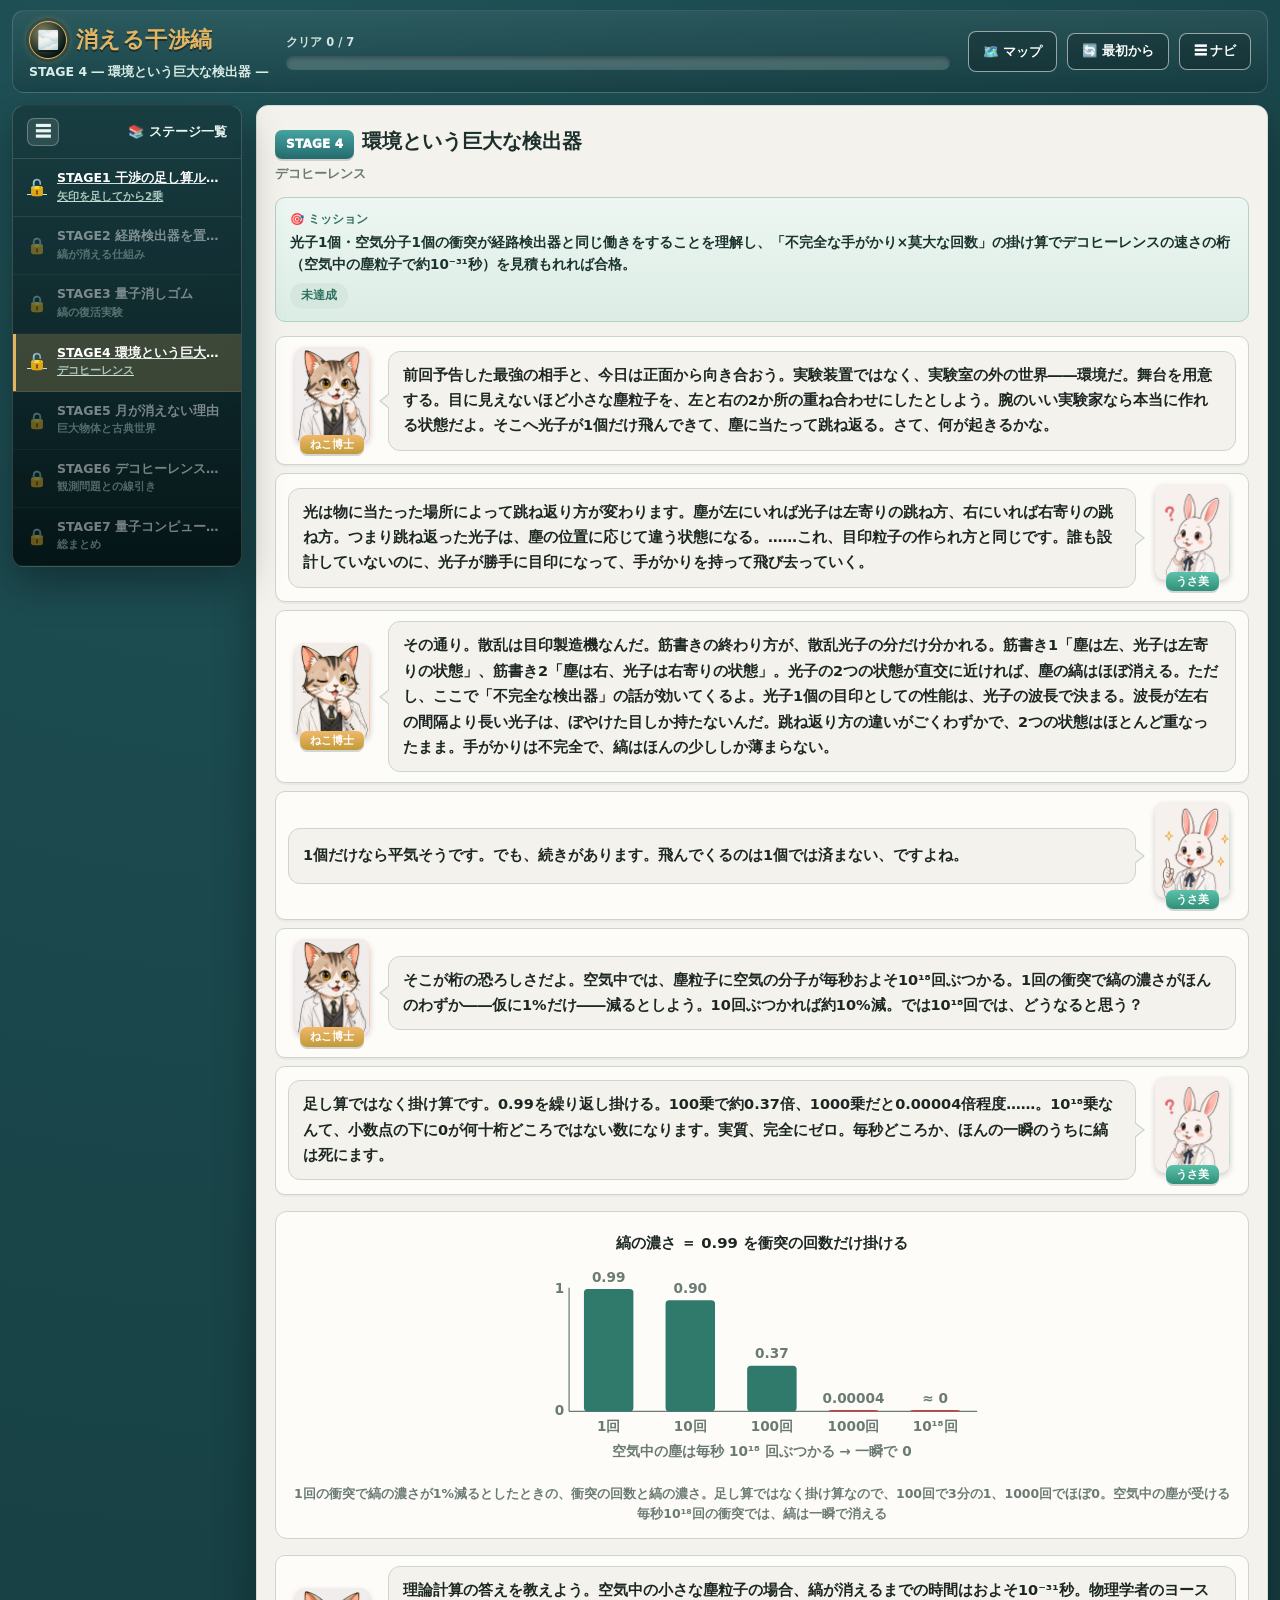
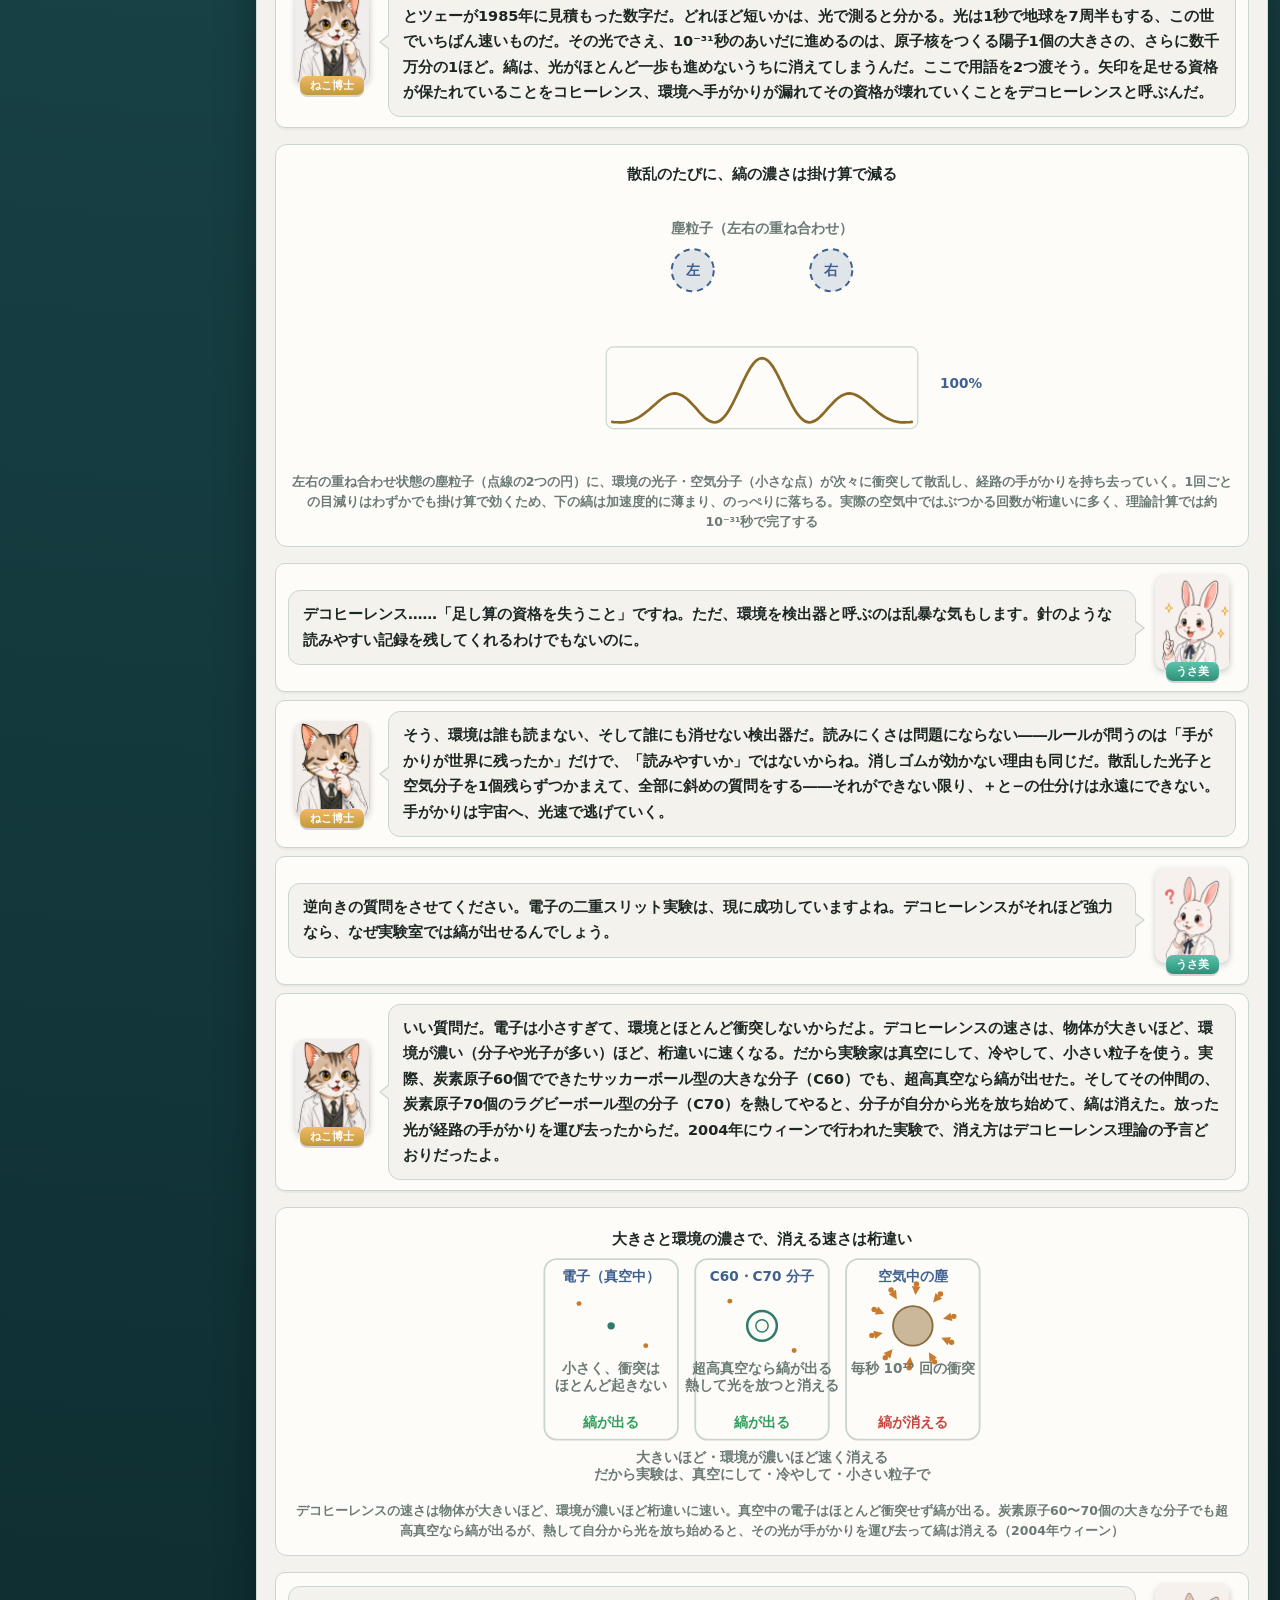
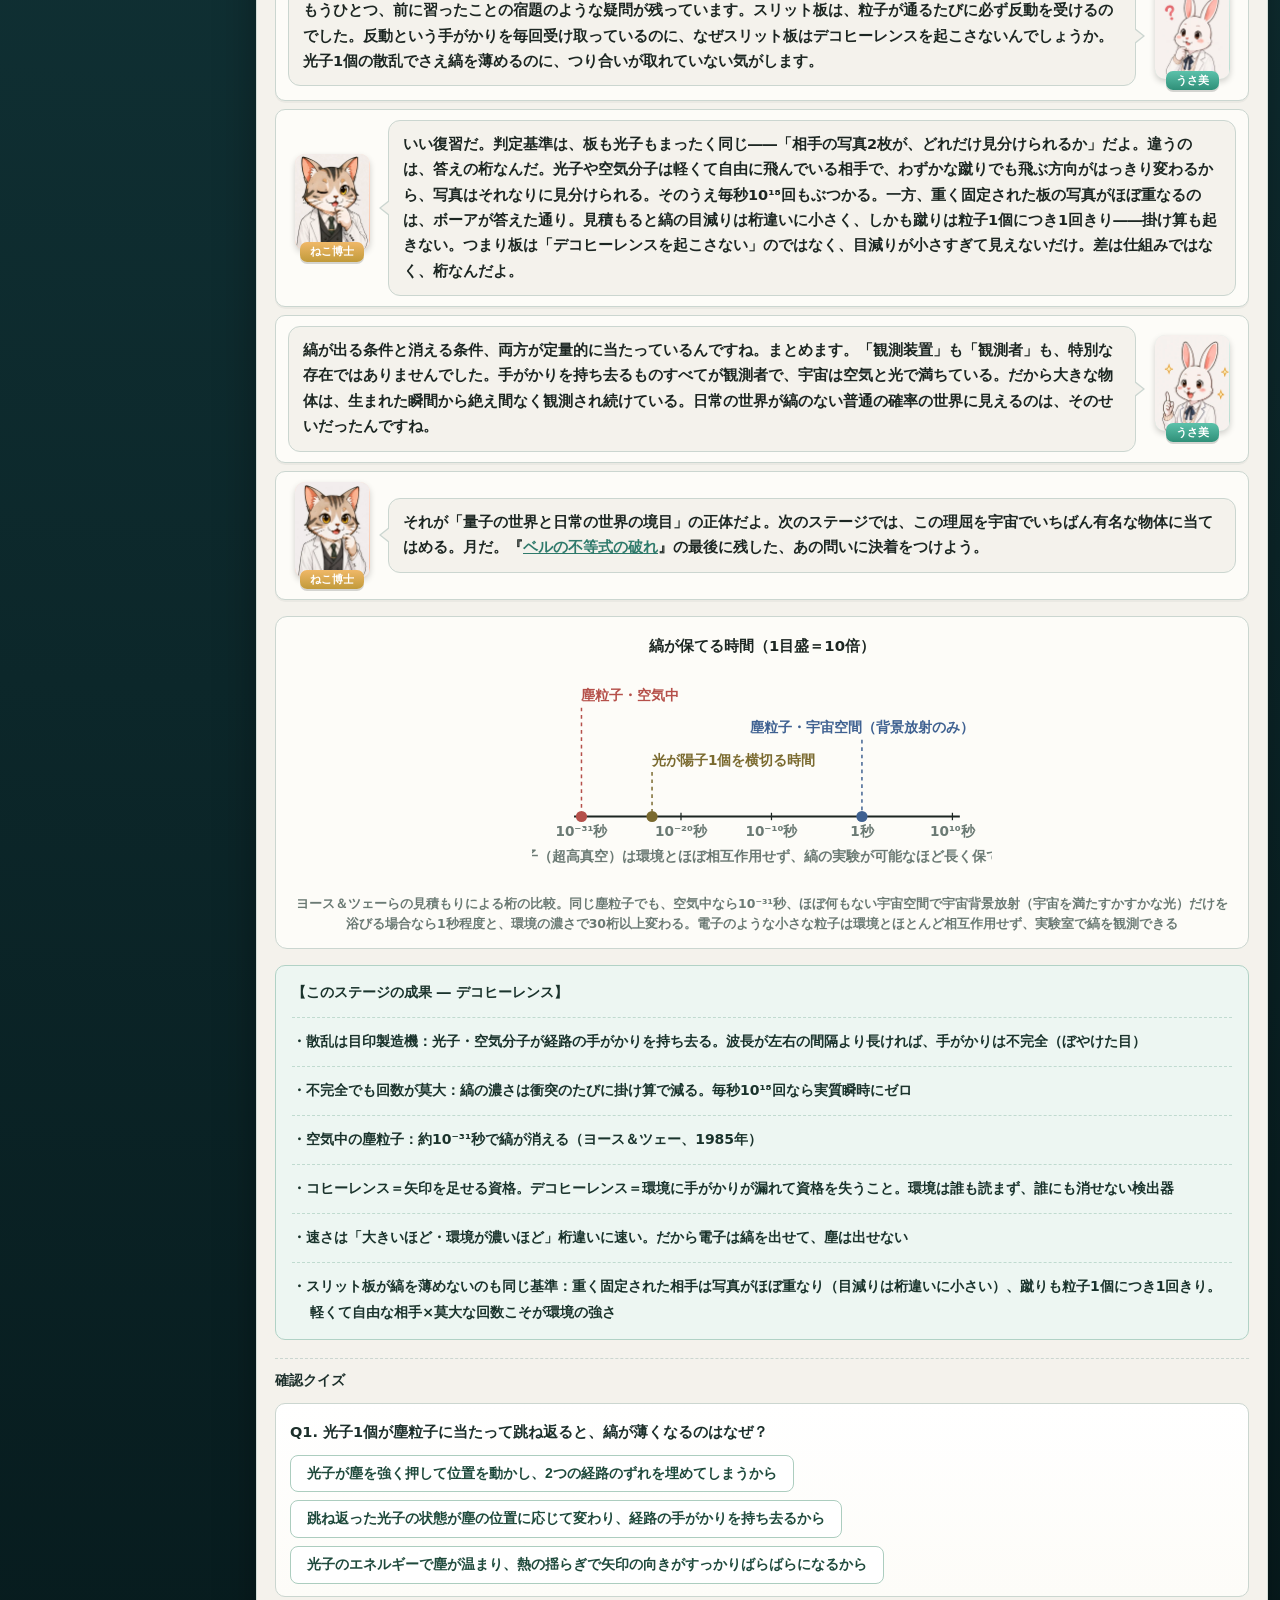
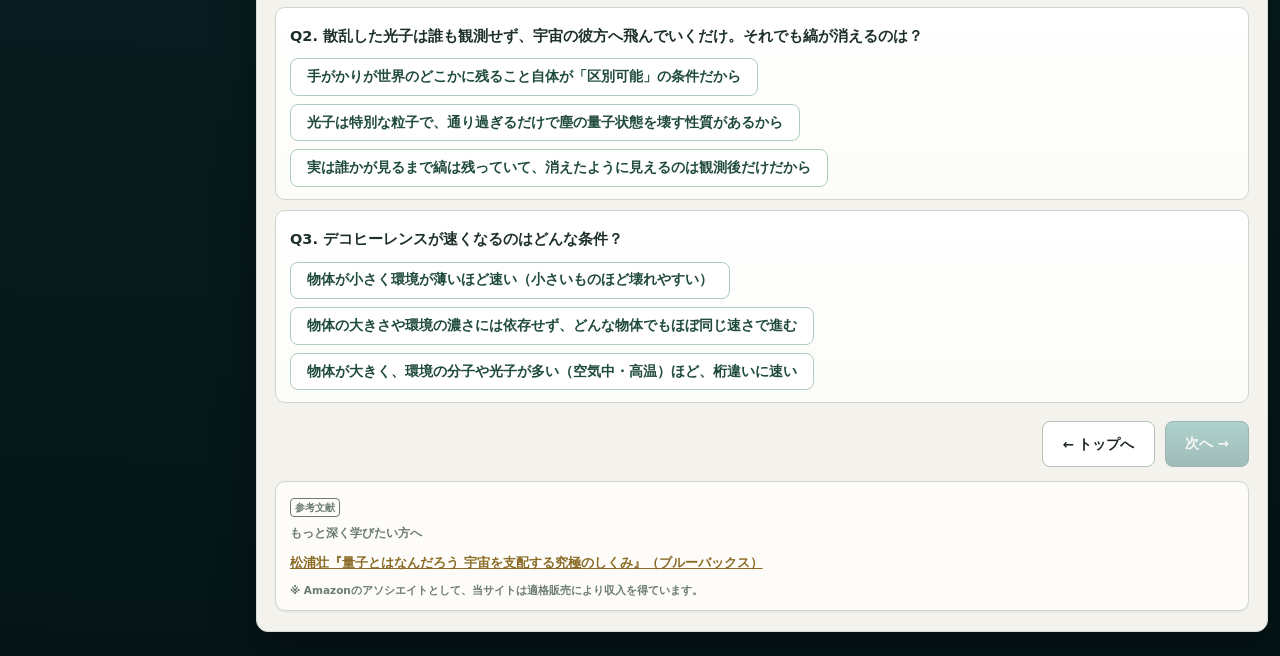
<file: stage4.html>
<!DOCTYPE html>
<html lang="ja">
<head>
<meta charset="UTF-8">
<meta name="viewport" content="width=device-width, initial-scale=1.0">
<meta name="theme-color" content="#143a3e">
<!-- Google tag (gtag.js) -->
<script async src="https://www.googletagmanager.com/gtag/js?id=G-9RTQCP2HXM"></script>
<script>
  window.dataLayer = window.dataLayer || [];
  function gtag(){dataLayer.push(arguments);}
  gtag('js', new Date());
  gtag('config', 'G-9RTQCP2HXM');
</script>
<title>STAGE4 環境という巨大な検出器 ― 消える干渉縞</title>
<meta name="description" content="検出器は人工物でなくていい。光子や空気分子が塵粒子に当たって跳ね返るだけで、経路の手がかりが環境へ漏れ出す――デコヒーレンスの仕組みと速さを導く。1回の衝突は不完全な手がかりでも、毎秒10¹⁸回の掛け算で縞は実質瞬時にゼロ。空気中の塵粒子は約10⁻³¹秒。コヒーレンスとデコヒーレンスという用語、大きな分子の干渉実験まで。">
<link rel="canonical" href="https://quantum-mechanics.habatakijuku.com/decoherence-quest/stage4">
<meta property="og:type" content="article">
<meta property="og:site_name" content="消える干渉縞">
<meta property="og:locale" content="ja_JP">
<meta property="og:title" content="STAGE4 環境という巨大な検出器 ― 消える干渉縞">
<meta property="og:description" content="散乱は目印製造機。環境は誰も読まず、誰にも消せない検出器。塵粒子の縞は10⁻³¹秒で死ぬ。">
<meta property="og:url" content="https://quantum-mechanics.habatakijuku.com/decoherence-quest/stage4">
<meta property="og:image" content="https://quantum-mechanics.habatakijuku.com/decoherence-quest/images/ogp.png">
<meta property="og:image:width" content="1200">
<meta property="og:image:height" content="630">
<meta name="twitter:card" content="summary_large_image">
<link rel="icon" type="image/png" href="images/favicon.png">
<link rel="stylesheet" href="design-system.css">
<style>
  .dq-svg .label{fill:var(--muted);font-size:11px;font-weight:700}
  .dq-svg .strong{fill:var(--ink);font-size:12px;font-weight:900}
  .dq-svg .accent{fill:#3f6191;font-size:11px;font-weight:900}
</style>
</head>
<body>
<div class="app-shell side-collapsed" id="app-shell">
  <header class="game-header">
    <div class="brand">
      <div class="brand-title"><a class="head-reset home-badge" href="index.html" title="トップへ" aria-label="トップへ">🌫️</a> <span>消える干渉縞</span></div>
      <div class="brand-sub">STAGE 4 ― 環境という巨大な検出器 ―</div>
    </div>
    <div class="head-progress-wrap">
      <div class="head-progress-label" id="progress-label">クリア 0 / 7</div>
      <div class="head-progress" role="progressbar" aria-label="クリア済みステージ数" aria-valuemin="0" aria-valuemax="7" aria-valuenow="0"><div class="head-progress-fill" id="progress-fill" style="width:0%"></div></div>
    </div>
    <div class="header-actions">
      <a class="head-reset" href="https://quantum-mechanics.habatakijuku.com/" title="量子力学、冒険の書（シリーズマップ）へ">🗺️ マップ</a>
      <button class="head-reset" id="btn-reset-all">🔄 最初から</button>
      <button class="head-reset" id="head-nav-toggle" title="ステージ一覧の表示切替">☰ ナビ</button>
    </div>
  </header>

  <div class="game-layout">
    <div class="side-backdrop" id="side-backdrop"></div>
    <aside class="side-panel">
      <div class="side-head">
        <button class="side-toggle" id="sidebar-toggle" title="ステージ一覧の表示切替" aria-label="ステージ一覧の表示切替">☰</button>
        <span class="side-head-text">📚 ステージ一覧</span>
      </div>
      <div class="side-list" id="side-list"></div>
    </aside>

    <main class="main-area">
      <div class="chapter-head">
        <span class="chapter-badge">STAGE 4</span><h1 class="chapter-title">環境という巨大な検出器</h1>
        <div class="chapter-sub">デコヒーレンス</div>
      </div>

      <div class="mission-box">
        <div class="mission-label">🎯 ミッション</div>
        <div class="mission-text">光子1個・空気分子1個の衝突が経路検出器と同じ働きをすることを理解し、「不完全な手がかり×莫大な回数」の掛け算でデコヒーレンスの速さの桁（空気中の塵粒子で約10⁻³¹秒）を見積もれれば合格。</div>
        <span class="mission-status" id="mission-status">未達成</span>
      </div>

      <div class="dialogue-scene">
        <div class="dialog-row">
          <div class="dialog-character">
            <div class="dialog-avatar mentor"><img src="images/cat.webp" width="300" height="386" alt=""></div>
            <div class="dialog-name mentor">ねこ博士</div>
          </div>
          <div class="dialog-bubble">前回予告した最強の相手と、今日は正面から向き合おう。実験装置ではなく、実験室の外の世界――<strong>環境</strong>だ。舞台を用意する。目に見えないほど小さな塵粒子を、左と右の2か所の<strong>重ね合わせ</strong>にしたとしよう。腕のいい実験家なら本当に作れる状態だよ。そこへ光子が1個だけ飛んできて、塵に当たって跳ね返る。さて、何が起きるかな。</div>
        </div>
        <div class="dialog-row right">
          <div class="dialog-character">
            <div class="dialog-avatar student"><img src="images/rabbitThink.webp" width="300" height="386" alt=""></div>
            <div class="dialog-name student">うさ美</div>
          </div>
          <div class="dialog-bubble">光は物に当たった場所によって跳ね返り方が変わります。塵が左にいれば光子は左寄りの跳ね方、右にいれば右寄りの跳ね方。つまり跳ね返った光子は、塵の位置に応じて<strong>違う状態</strong>になる。……これ、目印粒子の作られ方と同じです。誰も設計していないのに、<strong>光子が勝手に目印になって、手がかりを持って飛び去っていく</strong>。</div>
        </div>
        <div class="dialog-row">
          <div class="dialog-character">
            <div class="dialog-avatar mentor"><img src="images/catThink.webp" width="300" height="386" alt=""></div>
            <div class="dialog-name mentor">ねこ博士</div>
          </div>
          <div class="dialog-bubble">その通り。<strong>散乱は目印製造機</strong>なんだ。筋書きの終わり方が、散乱光子の分だけ分かれる。筋書き1「塵は左、光子は左寄りの状態」、筋書き2「塵は右、光子は右寄りの状態」。光子の2つの状態が直交に近ければ、塵の縞はほぼ消える。ただし、ここで「不完全な検出器」の話が効いてくるよ。光子1個の目印としての性能は、光子の<strong>波長</strong>で決まる。<strong>波長が左右の間隔より長い光子は、ぼやけた目しか持たない</strong>んだ。跳ね返り方の違いがごくわずかで、2つの状態はほとんど重なったまま。手がかりは不完全で、縞はほんの少ししか薄まらない。</div>
        </div>
        <div class="dialog-row right">
          <div class="dialog-character">
            <div class="dialog-avatar student"><img src="images/rabbit.webp" width="300" height="386" alt=""></div>
            <div class="dialog-name student">うさ美</div>
          </div>
          <div class="dialog-bubble">1個だけなら平気そうです。でも、続きがあります。飛んでくるのは1個では済まない、ですよね。</div>
        </div>
        <div class="dialog-row">
          <div class="dialog-character">
            <div class="dialog-avatar mentor"><img src="images/cat.webp" width="300" height="386" alt=""></div>
            <div class="dialog-name mentor">ねこ博士</div>
          </div>
          <div class="dialog-bubble">そこが桁の恐ろしさだよ。空気中では、塵粒子に空気の分子が毎秒およそ<strong>10¹⁸回</strong>ぶつかる。1回の衝突で縞の濃さがほんのわずか――仮に1%だけ――減るとしよう。10回ぶつかれば約10%減。では10¹⁸回では、どうなると思う？</div>
        </div>
        <div class="dialog-row right">
          <div class="dialog-character">
            <div class="dialog-avatar student"><img src="images/rabbitThink.webp" width="300" height="386" alt=""></div>
            <div class="dialog-name student">うさ美</div>
          </div>
          <div class="dialog-bubble">足し算ではなく<strong>掛け算</strong>です。0.99を繰り返し掛ける。100乗で約0.37倍、1000乗だと0.00004倍程度……。10¹⁸乗なんて、小数点の下に0が何十桁どころではない数になります。実質、<strong>完全にゼロ</strong>。毎秒どころか、ほんの一瞬のうちに縞は死にます。</div>
        </div>
      </div>

      <div class="diagram-box">
        <svg class="dq-svg" viewBox="0 0 372 196" width="100%" role="img" aria-label="縞の濃さが0.99を衝突の回数だけ掛けた値になることを示す棒グラフ。1回で0.99、10回で0.90、100回で0.37、1000回で0.00004、10の18乗回ではほぼ0">
          <text class="strong" x="186" y="18" text-anchor="middle">縞の濃さ ＝ 0.99 を衝突の回数だけ掛ける</text>
          <line x1="30" y1="150" x2="360" y2="150" stroke="var(--muted)" stroke-width="1"></line>
          <line x1="30" y1="50" x2="30" y2="150" stroke="var(--muted)" stroke-width="1"></line>
          <text class="label" x="26" y="54" text-anchor="end">1</text><text class="label" x="26" y="153" text-anchor="end">0</text>
          <rect x="42" y="51.0" width="40" height="99.0" rx="3" fill="#2f7a6b"></rect><text class="label" x="62" y="45.0" text-anchor="middle">0.99</text><text class="label" x="62" y="166" text-anchor="middle">1回</text><rect x="108" y="60.0" width="40" height="90.0" rx="3" fill="#2f7a6b"></rect><text class="label" x="128" y="54.0" text-anchor="middle">0.90</text><text class="label" x="128" y="166" text-anchor="middle">10回</text><rect x="174" y="113.0" width="40" height="37.0" rx="3" fill="#2f7a6b"></rect><text class="label" x="194" y="107.0" text-anchor="middle">0.37</text><text class="label" x="194" y="166" text-anchor="middle">100回</text><rect x="240" y="148.8" width="40" height="1.2" rx="3" fill="var(--ng)"></rect><text class="label" x="260" y="142.8" text-anchor="middle">0.00004</text><text class="label" x="260" y="166" text-anchor="middle">1000回</text><rect x="306" y="148.8" width="40" height="1.2" rx="3" fill="var(--ng)"></rect><text class="label" x="326" y="142.8" text-anchor="middle">≈ 0</text><text class="label" x="326" y="166" text-anchor="middle">10¹⁸回</text>
          <text class="label" x="186" y="186" text-anchor="middle">空気中の塵は毎秒 10¹⁸ 回ぶつかる → 一瞬で 0</text>
        </svg>
        <div class="diagram-caption">1回の衝突で縞の濃さが1%減るとしたときの、衝突の回数と縞の濃さ。足し算ではなく<strong>掛け算</strong>なので、100回で3分の1、1000回でほぼ0。空気中の塵が受ける毎秒10¹⁸回の衝突では、縞は一瞬で消える</div>
      </div>

      <div class="dialogue-scene">
        <div class="dialog-row">
          <div class="dialog-character">
            <div class="dialog-avatar mentor"><img src="images/cat.webp" width="300" height="386" alt=""></div>
            <div class="dialog-name mentor">ねこ博士</div>
          </div>
          <div class="dialog-bubble">理論計算の答えを教えよう。空気中の小さな塵粒子の場合、縞が消えるまでの時間はおよそ<strong>10⁻³¹秒</strong>。物理学者の<strong>ヨース</strong>と<strong>ツェー</strong>が1985年に見積もった数字だ。どれほど短いかは、光で測ると分かる。光は1秒で地球を7周半もする、この世でいちばん速いものだ。その光でさえ、10⁻³¹秒のあいだに進めるのは、原子核をつくる陽子1個の大きさの、さらに数千万分の1ほど。縞は、光がほとんど一歩も進めないうちに消えてしまうんだ。ここで用語を2つ渡そう。矢印を足せる資格が保たれていることを<strong>コヒーレンス</strong>、環境へ手がかりが漏れてその資格が壊れていくことを<strong>デコヒーレンス</strong>と呼ぶんだ。</div>
        </div>
      </div>

      <div class="diagram-box">
        <svg id="scatter-svg" class="dq-svg" viewBox="0 0 372 240" width="100%" role="img" aria-label="塵粒子のデコヒーレンスのアニメーション。左と右の重ね合わせ状態の塵粒子に光子が次々と当たって散乱し、手がかりを持って飛び去るたびに、下の干渉縞の濃さが減衰していく。縞が消えるとまた最初から繰り返す">
          <text class="strong" x="186" y="16" text-anchor="middle">散乱のたびに、縞の濃さは掛け算で減る</text>
          <g id="scatter-body"></g>
        </svg>
        <div class="diagram-caption">左右の重ね合わせ状態の塵粒子（点線の2つの円）に、環境の光子・空気分子（小さな点）が次々に衝突して散乱し、経路の手がかりを持ち去っていく。1回ごとの目減りはわずかでも掛け算で効くため、下の縞は加速度的に薄まり、のっぺりに落ちる。実際の空気中ではぶつかる回数が桁違いに多く、理論計算では約10⁻³¹秒で完了する</div>
      </div>

      <div class="dialogue-scene">
        <div class="dialog-row right">
          <div class="dialog-character">
            <div class="dialog-avatar student"><img src="images/rabbit.webp" width="300" height="386" alt=""></div>
            <div class="dialog-name student">うさ美</div>
          </div>
          <div class="dialog-bubble">デコヒーレンス……「足し算の資格を失うこと」ですね。ただ、環境を検出器と呼ぶのは乱暴な気もします。針のような読みやすい記録を残してくれるわけでもないのに。</div>
        </div>
        <div class="dialog-row">
          <div class="dialog-character">
            <div class="dialog-avatar mentor"><img src="images/catThink.webp" width="300" height="386" alt=""></div>
            <div class="dialog-name mentor">ねこ博士</div>
          </div>
          <div class="dialog-bubble">そう、環境は<strong>誰も読まない、そして誰にも消せない検出器</strong>だ。読みにくさは問題にならない――ルールが問うのは「手がかりが世界に残ったか」だけで、「読みやすいか」ではないからね。消しゴムが効かない理由も同じだ。散乱した光子と空気分子を1個残らずつかまえて、全部に斜めの質問をする――それができない限り、＋と−の仕分けは永遠にできない。手がかりは宇宙へ、光速で逃げていく。</div>
        </div>
        <div class="dialog-row right">
          <div class="dialog-character">
            <div class="dialog-avatar student"><img src="images/rabbitThink.webp" width="300" height="386" alt=""></div>
            <div class="dialog-name student">うさ美</div>
          </div>
          <div class="dialog-bubble">逆向きの質問をさせてください。電子の二重スリット実験は、現に成功していますよね。デコヒーレンスがそれほど強力なら、なぜ実験室では縞が出せるんでしょう。</div>
        </div>
        <div class="dialog-row">
          <div class="dialog-character">
            <div class="dialog-avatar mentor"><img src="images/cat.webp" width="300" height="386" alt=""></div>
            <div class="dialog-name mentor">ねこ博士</div>
          </div>
          <div class="dialog-bubble">いい質問だ。電子は小さすぎて、環境とほとんど衝突しないからだよ。デコヒーレンスの速さは、<strong>物体が大きいほど、環境が濃い（分子や光子が多い）ほど</strong>、桁違いに速くなる。だから実験家は真空にして、冷やして、小さい粒子を使う。実際、炭素原子60個でできたサッカーボール型の大きな分子（C60）でも、超高真空なら縞が出せた。そしてその仲間の、炭素原子70個のラグビーボール型の分子（C70）を<strong>熱してやる</strong>と、分子が自分から光を放ち始めて、縞は消えた。放った光が経路の手がかりを運び去ったからだ。2004年にウィーンで行われた実験で、消え方はデコヒーレンス理論の予言どおりだったよ。</div>
        </div>
      </div>

      <div class="diagram-box">
        <svg class="dq-svg" viewBox="0 0 372 212" width="100%" role="img" aria-label="大きさと環境の濃さでデコヒーレンスの速さが桁違いに変わることを示す3列の比較図。左：真空中の電子は小さく、環境とほとんど衝突しないので縞が出る。中：炭素原子60個や70個の大きな分子は超高真空なら縞が出るが、熱して光を放つと縞が消える。右：空気中の塵は毎秒10の18乗回の衝突を受け、一瞬で縞が消える">
          <text class="strong" x="186" y="18" text-anchor="middle">大きさと環境の濃さで、消える速さは桁違い</text>
          
          <rect x="10" y="30" width="108" height="146" rx="10" fill="var(--paper2)" stroke="var(--line)" stroke-width="1.5"></rect><circle cx="64" cy="84" r="3" fill="#2f7a6b"></circle><circle cx="38" cy="66" r="2" fill="#c97a2a"></circle><circle cx="92" cy="100" r="2" fill="#c97a2a"></circle>
          <text class="accent" x="64" y="48" text-anchor="middle">電子（真空中）</text>
          <text class="label" x="64" y="122" text-anchor="middle">小さく、衝突は</text><text class="label" x="64" y="136" text-anchor="middle">ほとんど起きない</text>
          <text x="64" y="166" text-anchor="middle" fill="var(--ok)" font-size="11" font-weight="900">縞が出る</text>
          
          <rect x="132" y="30" width="108" height="146" rx="10" fill="var(--paper2)" stroke="var(--line)" stroke-width="1.5"></rect><circle cx="186" cy="84" r="12" fill="none" stroke="#2f7a6b" stroke-width="2"></circle><circle cx="186" cy="84" r="5" fill="none" stroke="#2f7a6b" stroke-width="1.2"></circle><circle cx="160" cy="64" r="2" fill="#c97a2a"></circle><circle cx="212" cy="104" r="2" fill="#c97a2a"></circle>
          <text class="accent" x="186" y="48" text-anchor="middle">C60・C70 分子</text>
          <text class="label" x="186" y="122" text-anchor="middle">超高真空なら縞が出る</text><text class="label" x="186" y="136" text-anchor="middle">熱して光を放つと消える</text>
          <text x="186" y="166" text-anchor="middle" fill="var(--ok)" font-size="11" font-weight="900">縞が出る</text>
          
          <rect x="254" y="30" width="108" height="146" rx="10" fill="var(--paper2)" stroke="var(--line)" stroke-width="1.5"></rect><circle cx="308" cy="84" r="16" fill="#cbb89a" stroke="#8a6b3e" stroke-width="1.5"></circle><circle cx="339.3" cy="97.2" r="2.2" fill="#c97a2a"></circle><line x1="339.3" y1="97.2" x2="337.4" y2="96.4" stroke="#c97a2a" stroke-width="1.4"></line><polygon points="331,93.7 338.8,93.2 336.1,99.6" fill="#c97a2a"></polygon><circle cx="325.6" cy="113.1" r="2.2" fill="#c97a2a"></circle><line x1="325.6" y1="113.1" x2="324.5" y2="111.4" stroke="#c97a2a" stroke-width="1.4"></line><polygon points="320.9,105.4 327.5,109.6 321.6,113.2" fill="#c97a2a"></polygon><circle cx="305.1" cy="117.9" r="2.2" fill="#c97a2a"></circle><line x1="305.1" y1="117.9" x2="305.3" y2="115.9" stroke="#c97a2a" stroke-width="1.4"></line><polygon points="305.9,108.9 308.8,116.2 301.8,115.6" fill="#c97a2a"></polygon><circle cx="285.7" cy="109.7" r="2.2" fill="#c97a2a"></circle><line x1="285.7" y1="109.7" x2="287.0" y2="108.2" stroke="#c97a2a" stroke-width="1.4"></line><polygon points="291.6,102.9 289.7,110.5 284.4,105.9" fill="#c97a2a"></polygon><circle cx="274.9" cy="91.7" r="2.2" fill="#c97a2a"></circle><line x1="274.9" y1="91.7" x2="276.8" y2="91.3" stroke="#c97a2a" stroke-width="1.4"></line><polygon points="283.6,89.7 277.6,94.7 276.0,87.9" fill="#c97a2a"></polygon><circle cx="276.7" cy="70.8" r="2.2" fill="#c97a2a"></circle><line x1="276.7" y1="70.8" x2="278.6" y2="71.6" stroke="#c97a2a" stroke-width="1.4"></line><polygon points="285,74.3 277.2,74.8 279.9,68.4" fill="#c97a2a"></polygon><circle cx="290.4" cy="54.9" r="2.2" fill="#c97a2a"></circle><line x1="290.4" y1="54.9" x2="291.5" y2="56.6" stroke="#c97a2a" stroke-width="1.4"></line><polygon points="295.1,62.6 288.5,58.4 294.4,54.8" fill="#c97a2a"></polygon><circle cx="310.9" cy="50.1" r="2.2" fill="#c97a2a"></circle><line x1="310.9" y1="50.1" x2="310.7" y2="52.1" stroke="#c97a2a" stroke-width="1.4"></line><polygon points="310.1,59.1 307.2,51.8 314.2,52.4" fill="#c97a2a"></polygon><circle cx="330.3" cy="58.3" r="2.2" fill="#c97a2a"></circle><line x1="330.3" y1="58.3" x2="329.0" y2="59.8" stroke="#c97a2a" stroke-width="1.4"></line><polygon points="324.4,65.1 326.3,57.5 331.6,62.1" fill="#c97a2a"></polygon><circle cx="341.1" cy="76.3" r="2.2" fill="#c97a2a"></circle><line x1="341.1" y1="76.3" x2="339.2" y2="76.7" stroke="#c97a2a" stroke-width="1.4"></line><polygon points="332.4,78.3 338.4,73.3 340.0,80.1" fill="#c97a2a"></polygon>
          <text class="accent" x="308" y="48" text-anchor="middle">空気中の塵</text>
          <text class="label" x="308" y="122" text-anchor="middle">毎秒 10¹⁸ 回の衝突</text>
          <text x="308" y="166" text-anchor="middle" fill="var(--ng)" font-size="11" font-weight="900">縞が消える</text>
          <text class="label" x="186" y="194" text-anchor="middle">大きいほど・環境が濃いほど速く消える</text>
          <text class="label" x="186" y="208" text-anchor="middle">だから実験は、真空にして・冷やして・小さい粒子で</text>
        </svg>
        <div class="diagram-caption">デコヒーレンスの速さは<strong>物体が大きいほど、環境が濃いほど</strong>桁違いに速い。真空中の電子はほとんど衝突せず縞が出る。炭素原子60〜70個の大きな分子でも超高真空なら縞が出るが、熱して自分から光を放ち始めると、その光が手がかりを運び去って縞は消える（2004年ウィーン）</div>
      </div>

      <div class="dialogue-scene">
        <div class="dialog-row right">
          <div class="dialog-character">
            <div class="dialog-avatar student"><img src="images/rabbitThink.webp" width="300" height="386" alt=""></div>
            <div class="dialog-name student">うさ美</div>
          </div>
          <div class="dialog-bubble">もうひとつ、前に習ったことの宿題のような疑問が残っています。スリット板は、粒子が通るたびに必ず反動を受けるのでした。反動という手がかりを毎回受け取っているのに、なぜ<strong>スリット板はデコヒーレンスを起こさない</strong>んでしょうか。光子1個の散乱でさえ縞を薄めるのに、つり合いが取れていない気がします。</div>
        </div>
        <div class="dialog-row">
          <div class="dialog-character">
            <div class="dialog-avatar mentor"><img src="images/catThink.webp" width="300" height="386" alt=""></div>
            <div class="dialog-name mentor">ねこ博士</div>
          </div>
          <div class="dialog-bubble">いい復習だ。判定基準は、板も光子もまったく同じ――<strong>「相手の写真2枚が、どれだけ見分けられるか」</strong>だよ。違うのは、答えの桁なんだ。光子や空気分子は<strong>軽くて自由に飛んでいる相手</strong>で、わずかな蹴りでも飛ぶ方向がはっきり変わるから、写真はそれなりに見分けられる。そのうえ毎秒10¹⁸回もぶつかる。一方、重く固定された板の写真がほぼ重なるのは、ボーアが答えた通り。見積もると縞の目減りは<strong>桁違いに小さく</strong>、しかも蹴りは粒子1個につき1回きり――掛け算も起きない。つまり板は「デコヒーレンスを起こさない」のではなく、<strong>目減りが小さすぎて見えない</strong>だけ。差は仕組みではなく、桁なんだよ。</div>
        </div>
        <div class="dialog-row right">
          <div class="dialog-character">
            <div class="dialog-avatar student"><img src="images/rabbit.webp" width="300" height="386" alt=""></div>
            <div class="dialog-name student">うさ美</div>
          </div>
          <div class="dialog-bubble">縞が出る条件と消える条件、両方が定量的に当たっているんですね。まとめます。「観測装置」も「観測者」も、特別な存在ではありませんでした。<strong>手がかりを持ち去るものすべてが観測者</strong>で、宇宙は空気と光で満ちている。だから大きな物体は、生まれた瞬間から絶え間なく観測され続けている。日常の世界が縞のない普通の確率の世界に見えるのは、そのせいだったんですね。</div>
        </div>
        <div class="dialog-row">
          <div class="dialog-character">
            <div class="dialog-avatar mentor"><img src="images/cat.webp" width="300" height="386" alt=""></div>
            <div class="dialog-name mentor">ねこ博士</div>
          </div>
          <div class="dialog-bubble">それが「量子の世界と日常の世界の境目」の正体だよ。次のステージでは、この理屈を宇宙でいちばん有名な物体に当てはめる。<strong>月</strong>だ。『<a href="https://quantum-mechanics.habatakijuku.com/bell-inequality/" target="_blank" rel="noopener" style="color:#2f7a6b;text-decoration:underline">ベルの不等式の破れ</a>』の最後に残した、あの問いに決着をつけよう。</div>
        </div>
      </div>

      <div class="diagram-box">
        <svg id="timescale-svg" class="dq-svg" viewBox="0 0 372 200" width="100%" role="img" aria-label="デコヒーレンス時間の桁の比較。対数スケールの横軸に、空気中の塵粒子は10のマイナス31乗秒、宇宙空間で背景放射だけを浴びる塵粒子は約1秒、比較のため、光が陽子1個を横切る時間（約6×10のマイナス24乗秒）も示されている。電子は超高真空なら縞の実験ができるほど長く保てる">
          <text class="strong" x="186" y="16" text-anchor="middle">縞が保てる時間（1目盛＝10倍）</text>
          <g id="timescale-body"></g>
        </svg>
        <div class="diagram-caption">ヨース＆ツェーらの見積もりによる桁の比較。同じ塵粒子でも、空気中なら10⁻³¹秒、ほぼ何もない宇宙空間で宇宙背景放射（宇宙を満たすかすかな光）だけを浴びる場合なら1秒程度と、環境の濃さで30桁以上変わる。電子のような小さな粒子は環境とほとんど相互作用せず、実験室で縞を観測できる</div>
      </div>

      <div class="formula-box">
        <span class="step">【このステージの成果 ― デコヒーレンス】</span>
        <span class="step">・<strong>散乱は目印製造機</strong>：光子・空気分子が経路の手がかりを持ち去る。波長が左右の間隔より長ければ、手がかりは不完全（ぼやけた目）</span>
        <span class="step">・不完全でも回数が莫大：縞の濃さは衝突のたびに<strong>掛け算</strong>で減る。毎秒10¹⁸回なら実質瞬時にゼロ</span>
        <span class="step">・空気中の塵粒子：約<span class="nw">10⁻³¹秒</span>で縞が消える（ヨース＆ツェー、1985年）</span>
        <span class="step">・<strong>コヒーレンス</strong>＝矢印を足せる資格。<strong>デコヒーレンス</strong>＝環境に手がかりが漏れて資格を失うこと。環境は誰も読まず、誰にも消せない検出器</span>
        <span class="step">・速さは「大きいほど・環境が濃いほど」桁違いに速い。だから電子は縞を出せて、塵は出せない</span>
        <span class="step">・スリット板が縞を薄めないのも同じ基準：重く固定された相手は写真がほぼ重なり（目減りは桁違いに小さい）、蹴りも粒子1個につき1回きり。<strong>軽くて自由な相手×莫大な回数</strong>こそが環境の強さ</span>
      </div>

      <h2 class="quiz-head">確認クイズ</h2>
      <div class="quiz-card" data-quiz>
        <p class="quiz-q">Q1. 光子1個が塵粒子に当たって跳ね返ると、縞が薄くなるのはなぜ？</p>
        <div class="choice-list">
          <button class="choice-btn">光子が塵を強く押して位置を動かし、2つの経路のずれを埋めてしまうから</button>
          <button class="choice-btn">跳ね返った光子の状態が塵の位置に応じて変わり、経路の手がかりを持ち去るから</button>
          <button class="choice-btn">光子のエネルギーで塵が温まり、熱の揺らぎで矢印の向きがすっかりばらばらになるから</button>
        </div>
        <div class="quiz-explain" hidden>正解！ 散乱光子は「塵が左寄りの跳ね方をさせたか、右寄りの跳ね方をさせたか」という情報を状態に刻んで飛び去る。つまり誰も設計していない目印粒子だ。押す力や熱は本質ではない――手がかりの漏れがすべてを決める。</div>
      </div>

      <div class="quiz-card" data-quiz>
        <p class="quiz-q">Q2. 散乱した光子は誰も観測せず、宇宙の彼方へ飛んでいくだけ。それでも縞が消えるのは？</p>
        <div class="choice-list">
          <button class="choice-btn">手がかりが世界のどこかに残ること自体が「区別可能」の条件だから</button>
          <button class="choice-btn">光子は特別な粒子で、通り過ぎるだけで塵の量子状態を壊す性質があるから</button>
          <button class="choice-btn">実は誰かが見るまで縞は残っていて、消えたように見えるのは観測後だけだから</button>
        </div>
        <div class="quiz-explain" hidden>正解！ 足し算ルールの判定基準は「筋書きの終わり方が合流できるか」だけで、読む人の有無は無関係。散乱光子の状態が塵の経路ごとに違ってしまった時点で、筋書きは別の終わり方になる。環境は「誰も読まない、誰にも消せない検出器」だ。</div>
      </div>

      <div class="quiz-card" data-quiz>
        <p class="quiz-q">Q3. デコヒーレンスが速くなるのはどんな条件？</p>
        <div class="choice-list">
          <button class="choice-btn">物体が小さく環境が薄いほど速い（小さいものほど壊れやすい）</button>
          <button class="choice-btn">物体の大きさや環境の濃さには依存せず、どんな物体でもほぼ同じ速さで進む</button>
          <button class="choice-btn">物体が大きく、環境の分子や光子が多い（空気中・高温）ほど、桁違いに速い</button>
        </div>
        <div class="quiz-explain" hidden>正解！ 大きい物体ほど環境とよく衝突し、環境が濃いほど衝突回数が増える。掛け算で効くので、差は桁違いになる――空気中の塵は10⁻³¹秒、電子は実験室で縞を出せるほど長持ち。実験家が真空・低温・小さな粒子にこだわる理由がこれだ。</div>
      </div>

      <div class="stage-nav">
        <a class="btn" href="index.html">← トップへ</a>
        <button class="btn btn-primary" id="btn-next" disabled>次へ →</button>
      </div>

      <div id="book-recommend"></div>
    </main>
  </div>
</div>

<script src="js/progress.js"></script>
<script>DQ.initStagePage(4);</script>

<script>
(function(){
  // 図1: 塵の重ね合わせ＋光子散乱→縞コントラスト減衰アニメ
  var svg = document.getElementById('scatter-svg');
  var g = document.getElementById('scatter-body');
  if (!svg || !g) return;
  var ns = 'http://www.w3.org/2000/svg';
  var CL = {x: 130, y: 90}, CR = {x: 242, y: 90};

  function el(name, attrs, parent) {
    var e = document.createElementNS(ns, name);
    for (var k in attrs) e.setAttribute(k, attrs[k]);
    (parent || g).appendChild(e);
    return e;
  }
  function txt(x, y, cls, content, anchor) {
    var t = el('text', {x: x, y: y, 'class': cls, 'text-anchor': anchor || 'middle'});
    t.textContent = content;
    return t;
  }

  // 重ね合わせの塵（左右2つのゴースト）
  [CL, CR].forEach(function(c, i){
    el('circle', {cx: c.x, cy: c.y, r: 17, fill: 'rgba(63,97,145,.15)', stroke: '#3f6191', 'stroke-width': 1.6, 'stroke-dasharray': '5 4'});
    txt(c.x, c.y + 4, 'accent', i === 0 ? '左' : '右');
  });
  txt(186, 60, 'label', '塵粒子（左右の重ね合わせ）');

  // 縞メーター（下部）
  var MX = 60, MW = 252, MH = 66, MY0 = 218;
  el('rect', {x: MX, y: MY0 - MH, width: MW, height: MH, fill: 'var(--paper2)', stroke: 'var(--line)', rx: 6});
  var curve = el('path', {fill: 'none', stroke: '#8a6a24', 'stroke-width': 2.2});
  var vLabel = txt(330, MY0 - MH / 2, 'accent', '', 'start');

  function drawFringe(v) {
    var d = '';
    for (var i = 0; i <= 110; i++) {
      var u = (i - 55) / 55;
      var env = Math.exp(-u * u * 2.2);
      var I = env * (1 + v * Math.cos(u * 10)) / 2;
      var x = MX + 4 + (MW - 8) * i / 110;
      var y = MY0 - 5 - I * (MH - 14);
      d += (i === 0 ? 'M ' : 'L ') + x.toFixed(1) + ' ' + y.toFixed(1) + ' ';
    }
    curve.setAttribute('d', d);
    vLabel.textContent = Math.round(v * 100) + '%';
  }

  var reduced = window.matchMedia && window.matchMedia('(prefers-reduced-motion: reduce)').matches;
  if (reduced) {
    drawFringe(0.35);
    // 静止画: 散乱光子を数個描いておく
    for (var i = 0; i < 5; i++) {
      var a = i * 1.25;
      el('circle', {cx: 186 + Math.cos(a) * 80, cy: 90 + Math.sin(a) * 55, r: 3, fill: '#b98a2e'});
    }
    return;
  }

  // 飛来する光子たち
  var photons = [];
  function spawn() {
    var target = Math.random() < 0.5 ? CL : CR;
    var ang = Math.random() * Math.PI * 2;
    var R0 = 160;
    photons.push({
      el: el('circle', {r: 2.6, fill: '#b98a2e', opacity: .9}),
      tx: target.x, ty: target.y,
      sx: target.x + Math.cos(ang) * R0, sy: target.y + Math.sin(ang) * R0,
      oa: Math.random() * Math.PI * 2, // 散乱後の方向
      p: 0, hit: false
    });
  }

  var v = 1, running = false, raf = null, spawnT = 0;
  function loop() {
    if (!running) return;
    spawnT += 1;
    if (spawnT % 26 === 0) spawn();
    photons.forEach(function(ph){
      ph.p += 0.02;
      var x, y;
      if (ph.p < 0.5) { // 飛来
        var q = ph.p / 0.5;
        x = ph.sx + (ph.tx - ph.sx) * q; y = ph.sy + (ph.ty - ph.sy) * q;
      } else { // 散乱して飛び去る（手がかりを持って）
        if (!ph.hit) { ph.hit = true; v = Math.max(0, v * 0.86 - 0.004); }
        var q2 = (ph.p - 0.5) / 0.5;
        x = ph.tx + Math.cos(ph.oa) * 170 * q2; y = ph.ty + Math.sin(ph.oa) * 170 * q2;
        ph.el.setAttribute('opacity', (0.9 * (1 - q2)).toFixed(2));
      }
      ph.el.setAttribute('cx', x.toFixed(1)); ph.el.setAttribute('cy', y.toFixed(1));
    });
    for (var i = photons.length - 1; i >= 0; i--) {
      if (photons[i].p >= 1) { photons[i].el.parentNode.removeChild(photons[i].el); photons.splice(i, 1); }
    }
    if (v < 0.02) v = 1; // 消えきったら最初から（連続ループ）
    drawFringe(v);
    raf = requestAnimationFrame(loop);
  }
  drawFringe(1);
  if ('IntersectionObserver' in window) {
    new IntersectionObserver(function(es){
      if (es[0].isIntersecting && !running) { running = true; loop(); }
      else if (!es[0].isIntersecting && running) { running = false; if (raf) cancelAnimationFrame(raf); }
    }, {threshold: 0.15}).observe(svg);
  } else { running = true; loop(); }
})();
</script>

<script>
(function(){
  // 図2: デコヒーレンス時間の対数スケール比較（静的）
  var g = document.getElementById('timescale-body');
  if (!g) return;
  var ns = 'http://www.w3.org/2000/svg';
  function el(name, attrs) {
    var e = document.createElementNS(ns, name);
    for (var k in attrs) e.setAttribute(k, attrs[k]);
    g.appendChild(e);
    return e;
  }
  function txt(x, y, cls, content, anchor) {
    var t = el('text', {x: x, y: y, 'class': cls, 'text-anchor': anchor || 'middle'});
    t.textContent = content;
    return t;
  }
  // 対数軸: 10^-31 .. 10^10（41桁）を x=40..340 に割り当て
  var X0 = 40, X1 = 340, E0 = -31, E1 = 10;
  function xOf(e) { return X0 + (e - E0) / (E1 - E0) * (X1 - X0); }
  var AY = 150;
  el('line', {x1: X0 - 6, y1: AY, x2: X1 + 6, y2: AY, stroke: 'var(--ink)', 'stroke-width': 1.6});
  [-31, -20, -10, 0, 10].forEach(function(e){
    el('line', {x1: xOf(e), y1: AY - 3, x2: xOf(e), y2: AY + 3, stroke: 'var(--ink)'});
    txt(xOf(e), AY + 16, 'label', e === 0 ? '1秒' : '10' + String(e).replace('-', '⁻').replace(/1/g, '¹').replace(/2/g, '²').replace(/3/g, '³').replace(/7/g, '⁷').replace(/8/g, '⁸').replace(/0/g, '⁰') + '秒');
  });
  // 項目（点＋ラベル）
  var items = [
    {e: -31, label: '塵粒子・空気中', color: '#b5504a', y: 56},
    {e: 0, label: '塵粒子・宇宙空間（背景放射のみ）', color: '#3f6191', y: 82},
    {e: -23.2, label: '光が陽子1個を横切る時間', color: '#7a6a2f', y: 108}
  ];
  items.forEach(function(it){
    var x = xOf(it.e);
    el('line', {x1: x, y1: it.y + 6, x2: x, y2: AY - 4, stroke: it.color, 'stroke-width': 1.2, 'stroke-dasharray': '3 3'});
    el('circle', {cx: x, cy: AY, r: 4.5, fill: it.color});
    var anchor = it.e < -15 ? 'start' : it.e > 8 ? 'end' : 'middle';
    var t = txt(x, it.y, 'label', it.label, anchor);
    t.style.fill = it.color; t.style.fontWeight = '900';
  });
  txt(186, 186, 'label', '電子（超高真空）は環境とほぼ相互作用せず、縞の実験が可能なほど長く保てる');
})();
</script>
<script src="https://my.habatakijuku.com/sync.js" defer></script>
</body>
</html>
</file>
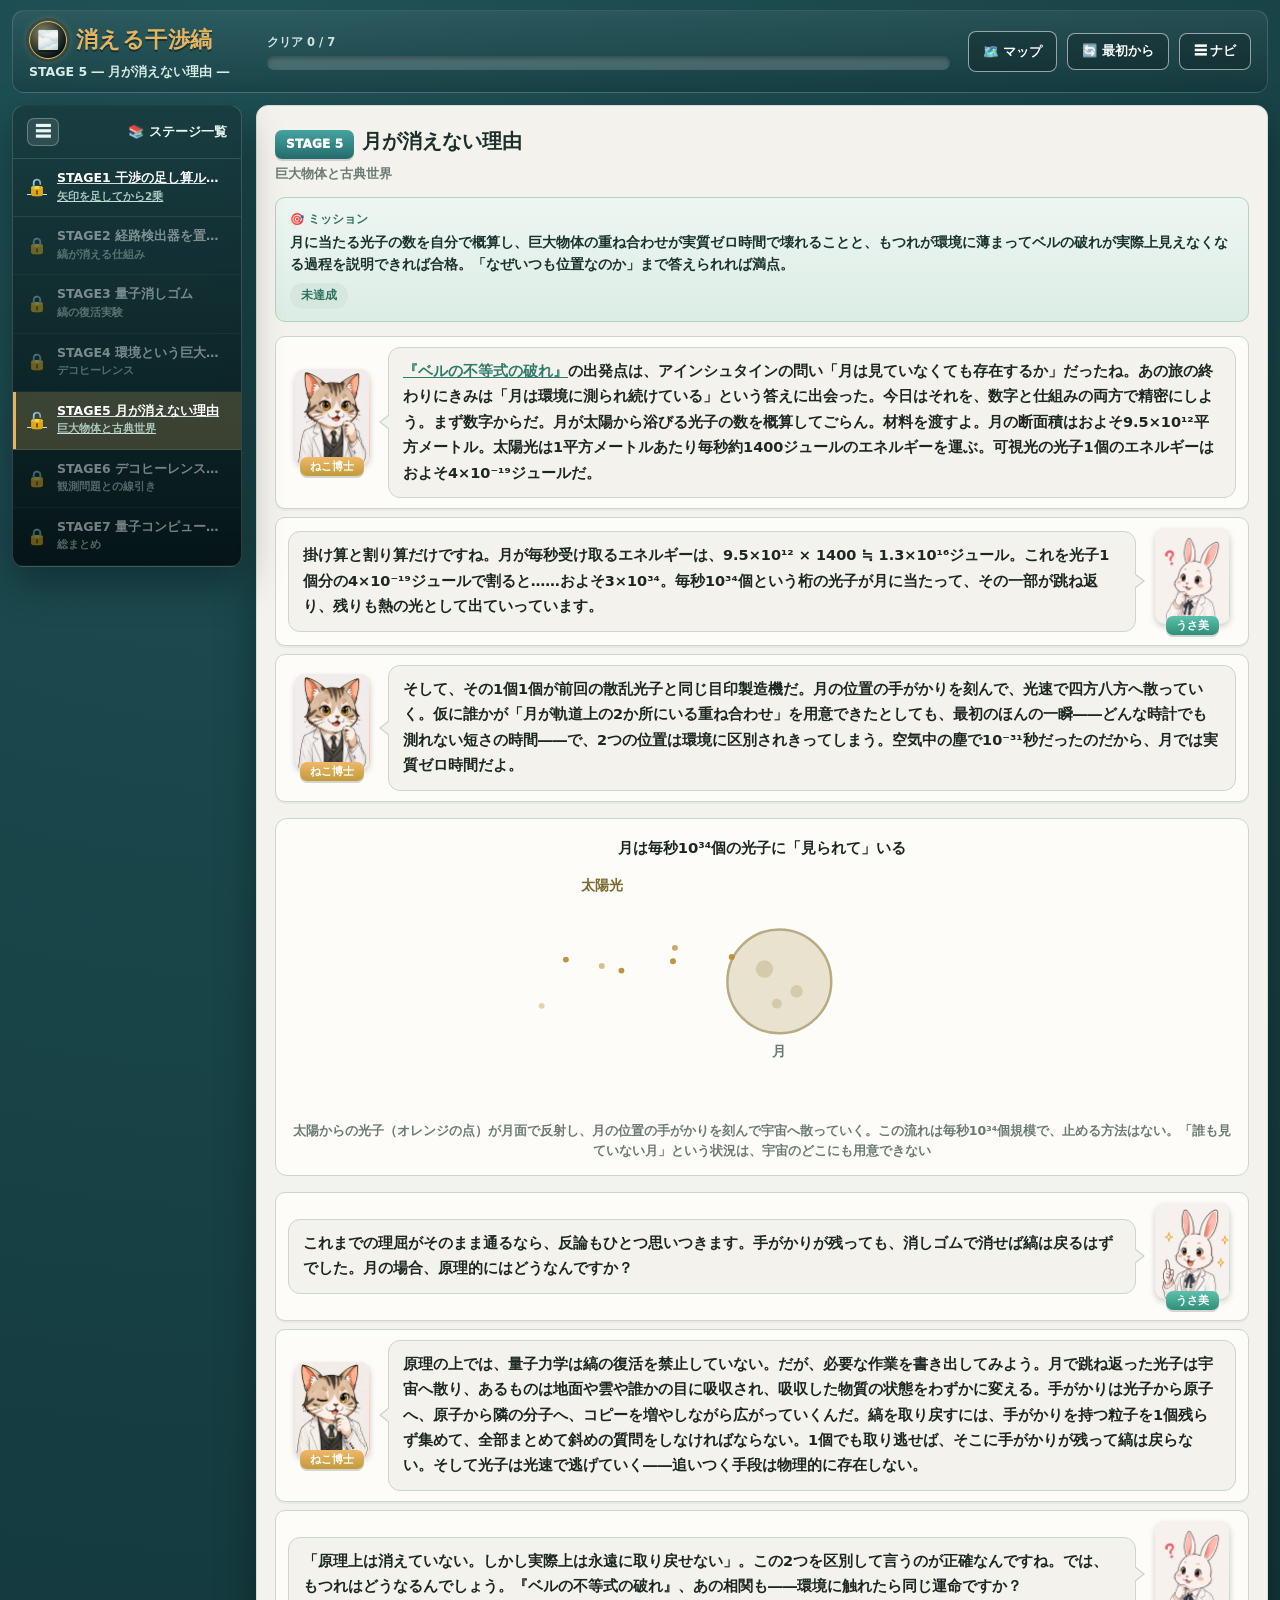
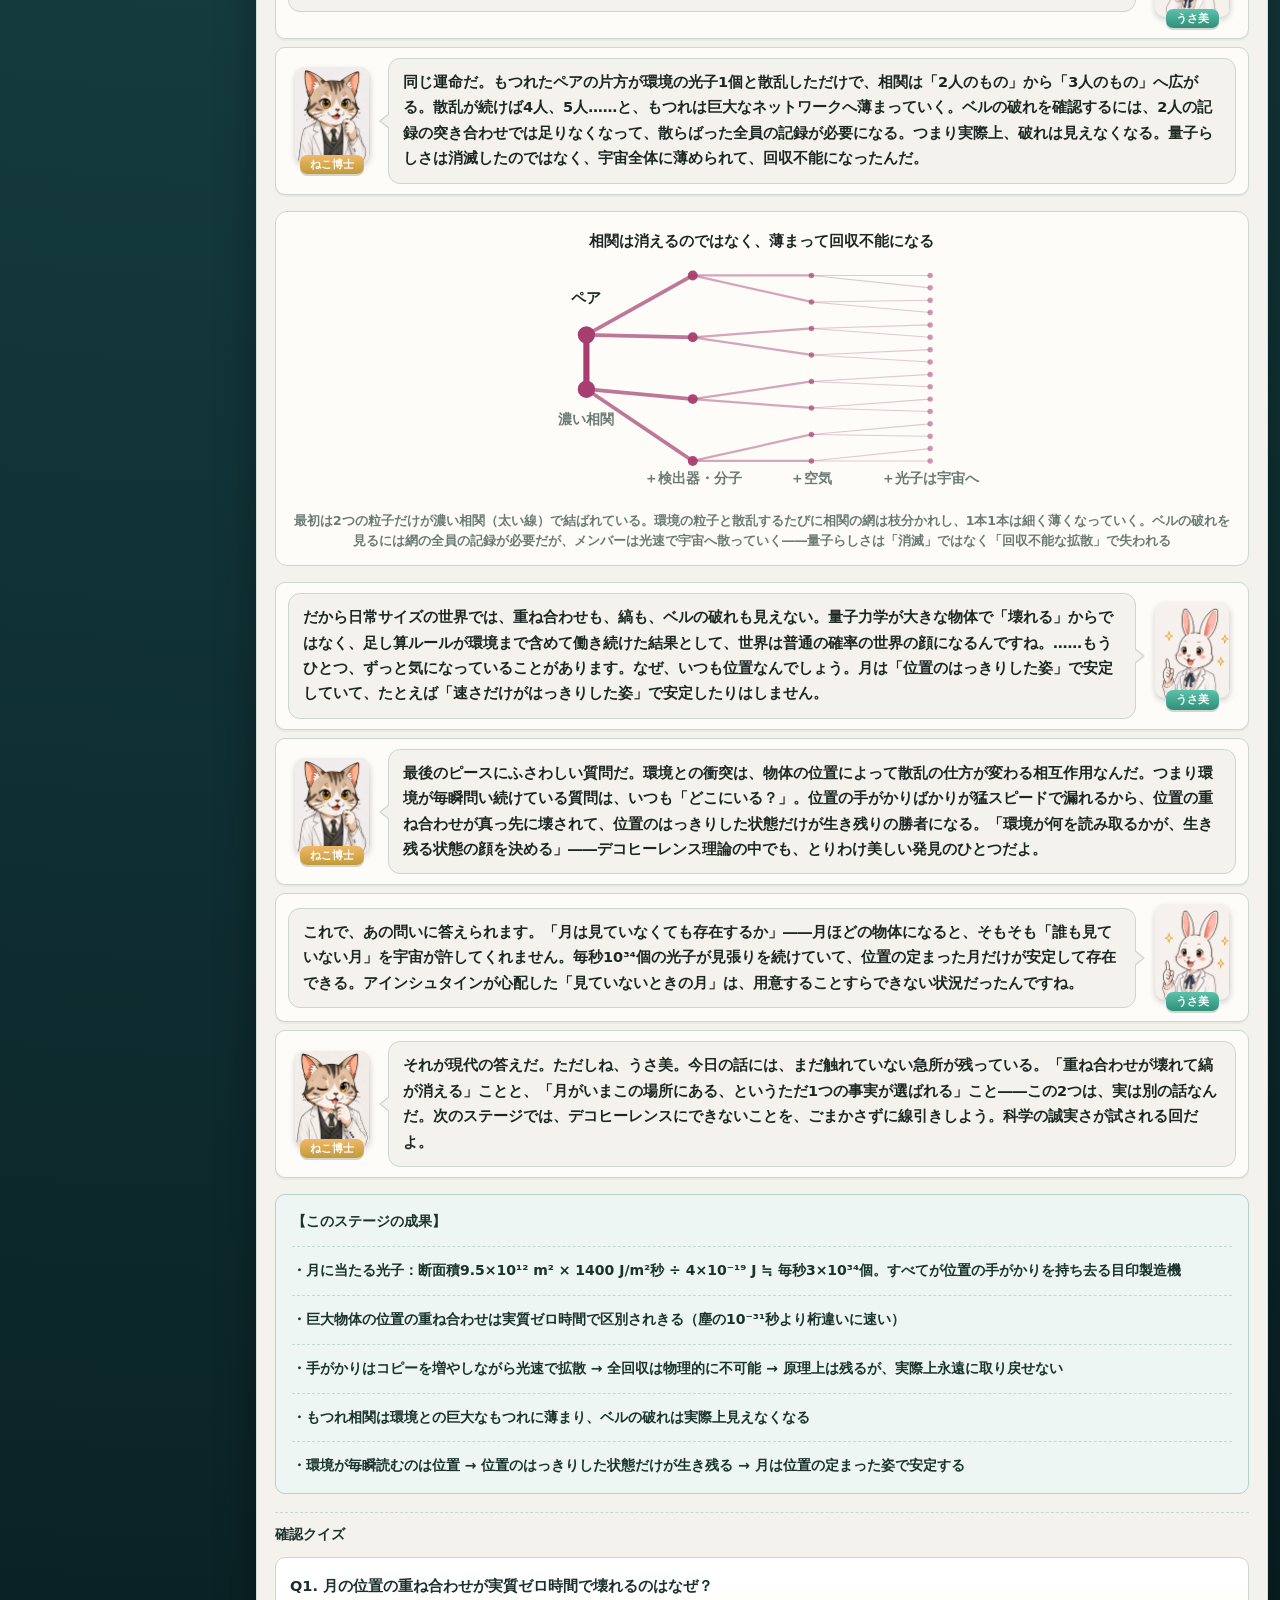
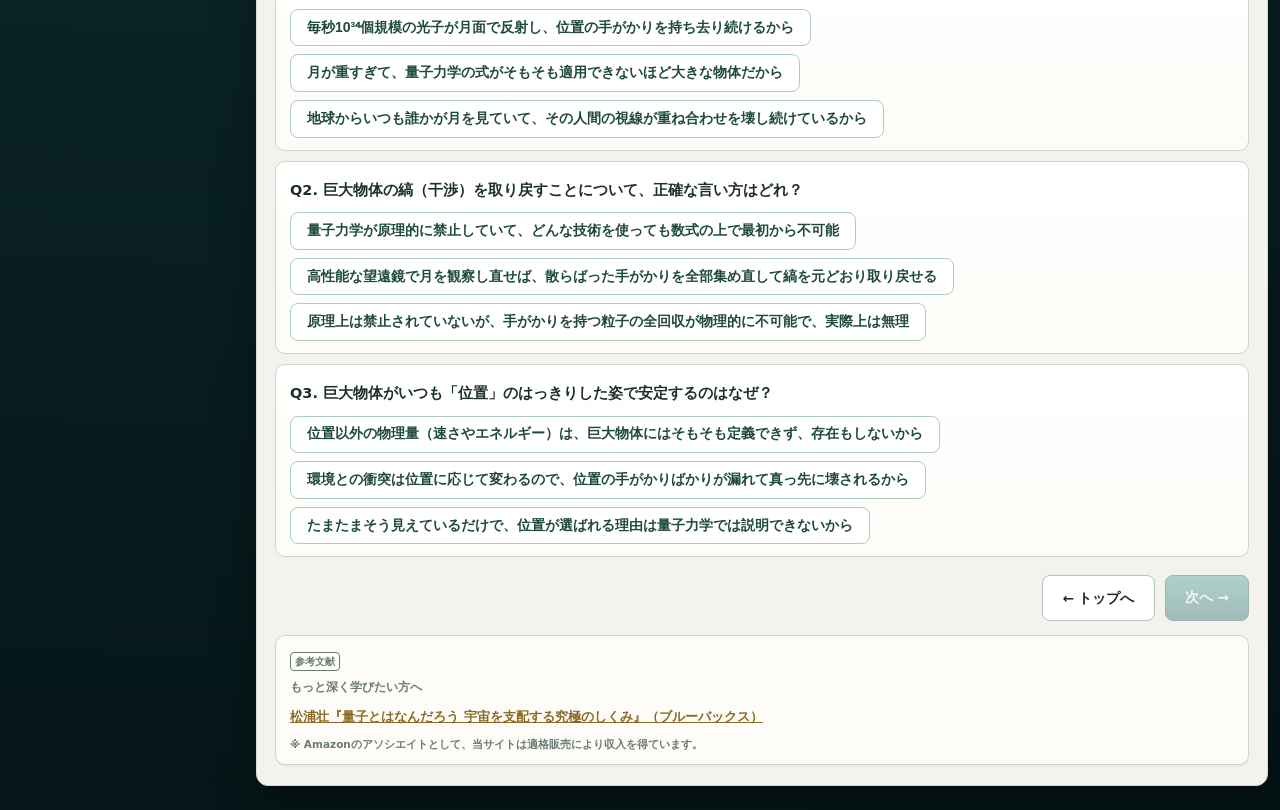
<file: stage5.html>
<!DOCTYPE html>
<html lang="ja">
<head>
<meta charset="UTF-8">
<meta name="viewport" content="width=device-width, initial-scale=1.0">
<meta name="theme-color" content="#143a3e">
<!-- Google tag (gtag.js) -->
<script async src="https://www.googletagmanager.com/gtag/js?id=G-9RTQCP2HXM"></script>
<script>
  window.dataLayer = window.dataLayer || [];
  function gtag(){dataLayer.push(arguments);}
  gtag('js', new Date());
  gtag('config', 'G-9RTQCP2HXM');
</script>
<title>STAGE5 月が消えない理由 ― 消える干渉縞</title>
<meta name="description" content="「月は見ていなくても存在するか」への現代の答えを精密に導く。月には毎秒約10³⁴個の光子が当たり、位置の手がかりを光速で持ち去る。巨大物体の重ね合わせは実質ゼロ時間で壊れ、もつれは環境との巨大なもつれに薄まってベルの破れは実際上見えなくなる。環境が読むのは位置――だから月は位置の定まった姿で安定する。">
<link rel="canonical" href="https://quantum-mechanics.habatakijuku.com/decoherence-quest/stage5">
<meta property="og:type" content="article">
<meta property="og:site_name" content="消える干渉縞">
<meta property="og:locale" content="ja_JP">
<meta property="og:title" content="STAGE5 月が消えない理由 ― 消える干渉縞">
<meta property="og:description" content="月は毎秒10³⁴個の光子に見られている。「誰も見ていない月」を宇宙が許さない理由。">
<meta property="og:url" content="https://quantum-mechanics.habatakijuku.com/decoherence-quest/stage5">
<meta property="og:image" content="https://quantum-mechanics.habatakijuku.com/decoherence-quest/images/ogp.png">
<meta property="og:image:width" content="1200">
<meta property="og:image:height" content="630">
<meta name="twitter:card" content="summary_large_image">
<link rel="icon" type="image/png" href="images/favicon.png">
<link rel="stylesheet" href="design-system.css">
<style>
  .dq-svg .label{fill:var(--muted);font-size:11px;font-weight:700}
  .dq-svg .strong{fill:var(--ink);font-size:12px;font-weight:900}
  .dq-svg .accent{fill:#7a6a2f;font-size:11px;font-weight:900}
</style>
</head>
<body>
<div class="app-shell side-collapsed" id="app-shell">
  <header class="game-header">
    <div class="brand">
      <div class="brand-title"><a class="head-reset home-badge" href="index.html" title="トップへ" aria-label="トップへ">🌫️</a> <span>消える干渉縞</span></div>
      <div class="brand-sub">STAGE 5 ― 月が消えない理由 ―</div>
    </div>
    <div class="head-progress-wrap">
      <div class="head-progress-label" id="progress-label">クリア 0 / 7</div>
      <div class="head-progress" role="progressbar" aria-label="クリア済みステージ数" aria-valuemin="0" aria-valuemax="7" aria-valuenow="0"><div class="head-progress-fill" id="progress-fill" style="width:0%"></div></div>
    </div>
    <div class="header-actions">
      <a class="head-reset" href="https://quantum-mechanics.habatakijuku.com/" title="量子力学、冒険の書（シリーズマップ）へ">🗺️ マップ</a>
      <button class="head-reset" id="btn-reset-all">🔄 最初から</button>
      <button class="head-reset" id="head-nav-toggle" title="ステージ一覧の表示切替">☰ ナビ</button>
    </div>
  </header>

  <div class="game-layout">
    <div class="side-backdrop" id="side-backdrop"></div>
    <aside class="side-panel">
      <div class="side-head">
        <button class="side-toggle" id="sidebar-toggle" title="ステージ一覧の表示切替" aria-label="ステージ一覧の表示切替">☰</button>
        <span class="side-head-text">📚 ステージ一覧</span>
      </div>
      <div class="side-list" id="side-list"></div>
    </aside>

    <main class="main-area">
      <div class="chapter-head">
        <span class="chapter-badge">STAGE 5</span><h1 class="chapter-title">月が消えない理由</h1>
        <div class="chapter-sub">巨大物体と古典世界</div>
      </div>

      <div class="mission-box">
        <div class="mission-label">🎯 ミッション</div>
        <div class="mission-text">月に当たる光子の数を自分で概算し、巨大物体の重ね合わせが実質ゼロ時間で壊れることと、もつれが環境に薄まってベルの破れが実際上見えなくなる過程を説明できれば合格。「なぜいつも位置なのか」まで答えられれば満点。</div>
        <span class="mission-status" id="mission-status">未達成</span>
      </div>

      <div class="dialogue-scene">
        <div class="dialog-row">
          <div class="dialog-character">
            <div class="dialog-avatar mentor"><img src="images/cat.webp" width="300" height="386" alt=""></div>
            <div class="dialog-name mentor">ねこ博士</div>
          </div>
          <div class="dialog-bubble"><a href="https://quantum-mechanics.habatakijuku.com/bell-inequality/" target="_blank" rel="noopener" style="color:#2f7a6b;text-decoration:underline">『ベルの不等式の破れ』</a>の出発点は、アインシュタインの問い「<strong>月は見ていなくても存在するか</strong>」だったね。あの旅の終わりにきみは「月は環境に測られ続けている」という答えに出会った。今日はそれを、数字と仕組みの両方で精密にしよう。まず数字からだ。月が太陽から浴びる光子の数を概算してごらん。材料を渡すよ。月の断面積はおよそ<span class="nw">9.5×10¹²</span>平方メートル。太陽光は1平方メートルあたり毎秒約1400ジュールのエネルギーを運ぶ。可視光の光子1個のエネルギーはおよそ<span class="nw">4×10⁻¹⁹</span>ジュールだ。</div>
        </div>
        <div class="dialog-row right">
          <div class="dialog-character">
            <div class="dialog-avatar student"><img src="images/rabbitThink.webp" width="300" height="386" alt=""></div>
            <div class="dialog-name student">うさ美</div>
          </div>
          <div class="dialog-bubble">掛け算と割り算だけですね。月が毎秒受け取るエネルギーは、9.5×10¹² × 1400 ≒ <span class="nw">1.3×10¹⁶</span>ジュール。これを光子1個分の4×10⁻¹⁹ジュールで割ると……およそ<strong>3×10³⁴</strong>。毎秒<strong>10³⁴個</strong>という桁の光子が月に当たって、その一部が跳ね返り、残りも熱の光として出ていっています。</div>
        </div>
        <div class="dialog-row">
          <div class="dialog-character">
            <div class="dialog-avatar mentor"><img src="images/cat.webp" width="300" height="386" alt=""></div>
            <div class="dialog-name mentor">ねこ博士</div>
          </div>
          <div class="dialog-bubble">そして、その1個1個が前回の散乱光子と同じ<strong>目印製造機</strong>だ。月の位置の手がかりを刻んで、光速で四方八方へ散っていく。仮に誰かが「月が軌道上の2か所にいる重ね合わせ」を用意できたとしても、最初のほんの一瞬――どんな時計でも測れない短さの時間――で、2つの位置は環境に区別されきってしまう。空気中の塵で10⁻³¹秒だったのだから、月では実質ゼロ時間だよ。</div>
        </div>
      </div>

      <div class="diagram-box">
        <svg id="moon-svg" class="dq-svg" viewBox="0 0 372 220" width="100%" role="img" aria-label="月に太陽光子が降り注ぐアニメーション。左から飛来した光子が月面で反射し、月の位置の手がかりを持って四方八方へ光速で飛び去っていく">
          <text class="strong" x="186" y="16" text-anchor="middle">月は毎秒10³⁴個の光子に「見られて」いる</text>
          <g id="moon-body"></g>
        </svg>
        <div class="diagram-caption">太陽からの光子（オレンジの点）が月面で反射し、月の位置の手がかりを刻んで宇宙へ散っていく。この流れは毎秒10³⁴個規模で、止める方法はない。「誰も見ていない月」という状況は、宇宙のどこにも用意できない</div>
      </div>

      <div class="dialogue-scene">
        <div class="dialog-row right">
          <div class="dialog-character">
            <div class="dialog-avatar student"><img src="images/rabbit.webp" width="300" height="386" alt=""></div>
            <div class="dialog-name student">うさ美</div>
          </div>
          <div class="dialog-bubble">これまでの理屈がそのまま通るなら、反論もひとつ思いつきます。手がかりが残っても、<strong>消しゴム</strong>で消せば縞は戻るはずでした。月の場合、原理的にはどうなんですか？</div>
        </div>
        <div class="dialog-row">
          <div class="dialog-character">
            <div class="dialog-avatar mentor"><img src="images/catThink.webp" width="300" height="386" alt=""></div>
            <div class="dialog-name mentor">ねこ博士</div>
          </div>
          <div class="dialog-bubble">原理の上では、量子力学は縞の復活を禁止していない。だが、必要な作業を書き出してみよう。月で跳ね返った光子は宇宙へ散り、あるものは地面や雲や誰かの目に吸収され、吸収した物質の状態をわずかに変える。手がかりは光子から原子へ、原子から隣の分子へ、<strong>コピーを増やしながら</strong>広がっていくんだ。縞を取り戻すには、手がかりを持つ粒子を<strong>1個残らず</strong>集めて、全部まとめて斜めの質問をしなければならない。1個でも取り逃せば、そこに手がかりが残って縞は戻らない。そして光子は光速で逃げていく――追いつく手段は物理的に存在しない。</div>
        </div>
        <div class="dialog-row right">
          <div class="dialog-character">
            <div class="dialog-avatar student"><img src="images/rabbitThink.webp" width="300" height="386" alt=""></div>
            <div class="dialog-name student">うさ美</div>
          </div>
          <div class="dialog-bubble">「<strong>原理上は消えていない。しかし実際上は永遠に取り戻せない</strong>」。この2つを区別して言うのが正確なんですね。では、もつれはどうなるんでしょう。『ベルの不等式の破れ』、あの相関も――環境に触れたら同じ運命ですか？</div>
        </div>
        <div class="dialog-row">
          <div class="dialog-character">
            <div class="dialog-avatar mentor"><img src="images/cat.webp" width="300" height="386" alt=""></div>
            <div class="dialog-name mentor">ねこ博士</div>
          </div>
          <div class="dialog-bubble">同じ運命だ。もつれたペアの片方が環境の光子1個と散乱しただけで、相関は「2人のもの」から「3人のもの」へ広がる。散乱が続けば4人、5人……と、もつれは<strong>巨大なネットワークへ薄まっていく</strong>。ベルの破れを確認するには、2人の記録の突き合わせでは足りなくなって、散らばった全員の記録が必要になる。つまり実際上、破れは見えなくなる。量子らしさは消滅したのではなく、<strong>宇宙全体に薄められて、回収不能になった</strong>んだ。</div>
        </div>
      </div>

      <div class="diagram-box">
        <svg id="dilute-svg" class="dq-svg" viewBox="0 0 372 218" width="100%" role="img" aria-label="もつれの相関が環境に薄まっていく樹形図。左端でペア2つを結んでいた太い相関の線が、検出器、空気分子、光子へと枝分かれするたびに細く薄くなり、右端では無数の粒子に広がって個々の線はほとんど見えなくなる">
          <text class="strong" x="186" y="16" text-anchor="middle">相関は消えるのではなく、薄まって回収不能になる</text>
          <g id="dilute-body"></g>
        </svg>
        <div class="diagram-caption">最初は2つの粒子だけが濃い相関（太い線）で結ばれている。環境の粒子と散乱するたびに相関の網は枝分かれし、1本1本は細く薄くなっていく。ベルの破れを見るには網の全員の記録が必要だが、メンバーは光速で宇宙へ散っていく――量子らしさは「消滅」ではなく「回収不能な拡散」で失われる</div>
      </div>

      <div class="dialogue-scene">
        <div class="dialog-row right">
          <div class="dialog-character">
            <div class="dialog-avatar student"><img src="images/rabbit.webp" width="300" height="386" alt=""></div>
            <div class="dialog-name student">うさ美</div>
          </div>
          <div class="dialog-bubble">だから日常サイズの世界では、重ね合わせも、縞も、ベルの破れも見えない。量子力学が大きな物体で「壊れる」からではなく、足し算ルールが環境まで含めて<strong>働き続けた結果</strong>として、世界は普通の確率の世界の顔になるんですね。……もうひとつ、ずっと気になっていることがあります。なぜ、いつも<strong>位置</strong>なんでしょう。月は「位置のはっきりした姿」で安定していて、たとえば「速さだけがはっきりした姿」で安定したりはしません。</div>
        </div>
        <div class="dialog-row">
          <div class="dialog-character">
            <div class="dialog-avatar mentor"><img src="images/cat.webp" width="300" height="386" alt=""></div>
            <div class="dialog-name mentor">ねこ博士</div>
          </div>
          <div class="dialog-bubble">最後のピースにふさわしい質問だ。環境との衝突は、物体の<strong>位置</strong>によって散乱の仕方が変わる相互作用なんだ。つまり環境が毎瞬問い続けている質問は、いつも「<strong>どこにいる？</strong>」。位置の手がかりばかりが猛スピードで漏れるから、位置の重ね合わせが真っ先に壊されて、<strong>位置のはっきりした状態だけが生き残りの勝者</strong>になる。「環境が何を読み取るかが、生き残る状態の顔を決める」――デコヒーレンス理論の中でも、とりわけ美しい発見のひとつだよ。</div>
        </div>
        <div class="dialog-row right">
          <div class="dialog-character">
            <div class="dialog-avatar student"><img src="images/rabbit.webp" width="300" height="386" alt=""></div>
            <div class="dialog-name student">うさ美</div>
          </div>
          <div class="dialog-bubble">これで、あの問いに答えられます。「月は見ていなくても存在するか」――月ほどの物体になると、そもそも<strong>「誰も見ていない月」を宇宙が許してくれません</strong>。毎秒10³⁴個の光子が見張りを続けていて、位置の定まった月だけが安定して存在できる。アインシュタインが心配した「見ていないときの月」は、用意することすらできない状況だったんですね。</div>
        </div>
        <div class="dialog-row">
          <div class="dialog-character">
            <div class="dialog-avatar mentor"><img src="images/catThink.webp" width="300" height="386" alt=""></div>
            <div class="dialog-name mentor">ねこ博士</div>
          </div>
          <div class="dialog-bubble">それが現代の答えだ。ただしね、うさ美。今日の話には、まだ触れていない急所が残っている。「重ね合わせが壊れて縞が消える」ことと、「月がいま<strong>この場所に</strong>ある、というただ1つの事実が選ばれる」こと――この2つは、実は<strong>別の話</strong>なんだ。次のステージでは、デコヒーレンスに<strong>できないこと</strong>を、ごまかさずに線引きしよう。科学の誠実さが試される回だよ。</div>
        </div>
      </div>

      <div class="formula-box">
        <span class="step">【このステージの成果】</span>
        <span class="step">・月に当たる光子：断面積9.5×10¹² m² × 1400 J/m²秒 ÷ 4×10⁻¹⁹ J ≒ 毎秒<span class="nw">3×10³⁴個</span>。すべてが位置の手がかりを持ち去る目印製造機</span>
        <span class="step">・巨大物体の位置の重ね合わせは実質ゼロ時間で区別されきる（塵の10⁻³¹秒より桁違いに速い）</span>
        <span class="step">・手がかりはコピーを増やしながら光速で拡散 → 全回収は物理的に不可能 → <strong>原理上は残るが、実際上永遠に取り戻せない</strong></span>
        <span class="step">・もつれ相関は環境との巨大なもつれに薄まり、ベルの破れは実際上見えなくなる</span>
        <span class="step">・環境が毎瞬読むのは<strong>位置</strong> → 位置のはっきりした状態だけが生き残る → 月は位置の定まった姿で安定する</span>
      </div>

      <h2 class="quiz-head">確認クイズ</h2>
      <div class="quiz-card" data-quiz>
        <p class="quiz-q">Q1. 月の位置の重ね合わせが実質ゼロ時間で壊れるのはなぜ？</p>
        <div class="choice-list">
          <button class="choice-btn">毎秒10³⁴個規模の光子が月面で反射し、位置の手がかりを持ち去り続けるから</button>
          <button class="choice-btn">月が重すぎて、量子力学の式がそもそも適用できないほど大きな物体だから</button>
          <button class="choice-btn">地球からいつも誰かが月を見ていて、その人間の視線が重ね合わせを壊し続けているから</button>
        </div>
        <div class="quiz-explain" hidden>正解！ 量子力学は月にも適用できる――適用した結果が「一瞬でデコヒーレンスする」なのだ。人間の視線は無関係で、太陽光・地球からの照り返し・宇宙背景放射だけで見張りは完成している。塵粒子で10⁻³¹秒なのだから、月では比較にならないほど速い。</div>
      </div>

      <div class="quiz-card" data-quiz>
        <p class="quiz-q">Q2. 巨大物体の縞（干渉）を取り戻すことについて、正確な言い方はどれ？</p>
        <div class="choice-list">
          <button class="choice-btn">量子力学が原理的に禁止していて、どんな技術を使っても数式の上で最初から不可能</button>
          <button class="choice-btn">高性能な望遠鏡で月を観察し直せば、散らばった手がかりを全部集め直して縞を元どおり取り戻せる</button>
          <button class="choice-btn">原理上は禁止されていないが、手がかりを持つ粒子の全回収が物理的に不可能で、実際上は無理</button>
        </div>
        <div class="quiz-explain" hidden>正解！ 消しゴムの理屈は月にも当てはまるが、実行には「手がかりを持つ全粒子を集めて斜めの質問をする」必要がある。手がかりはコピーを増やしながら光速で拡散していて、1個の取り逃しも許されない。この「原理と実際の区別」が、デコヒーレンスを正確に語る鍵だ。</div>
      </div>

      <div class="quiz-card" data-quiz>
        <p class="quiz-q">Q3. 巨大物体がいつも「位置」のはっきりした姿で安定するのはなぜ？</p>
        <div class="choice-list">
          <button class="choice-btn">位置以外の物理量（速さやエネルギー）は、巨大物体にはそもそも定義できず、存在もしないから</button>
          <button class="choice-btn">環境との衝突は位置に応じて変わるので、位置の手がかりばかりが漏れて真っ先に壊されるから</button>
          <button class="choice-btn">たまたまそう見えているだけで、位置が選ばれる理由は量子力学では説明できないから</button>
        </div>
        <div class="quiz-explain" hidden>正解！ 光子や空気分子の散乱は「物体がどこにいるか」で跳ね方が変わる。つまり環境は毎瞬「どこにいる？」と質問し続けている。環境が読み取る量の重ね合わせだけが選択的に壊され、その量のはっきりした状態が生き残る――世界が「位置の定まった物」で満ちて見える理由だ。</div>
      </div>

      <div class="stage-nav">
        <a class="btn" href="index.html">← トップへ</a>
        <button class="btn btn-primary" id="btn-next" disabled>次へ →</button>
      </div>

      <div id="book-recommend"></div>
    </main>
  </div>
</div>

<script src="js/progress.js"></script>
<script>DQ.initStagePage(5);</script>

<script>
(function(){
  // 図1: 月＋光子シャワーアニメ
  var svg = document.getElementById('moon-svg');
  var g = document.getElementById('moon-body');
  if (!svg || !g) return;
  var ns = 'http://www.w3.org/2000/svg';
  var MX = 200, MY = 120, MR = 42;

  function el(name, attrs, parent) {
    var e = document.createElementNS(ns, name);
    for (var k in attrs) e.setAttribute(k, attrs[k]);
    (parent || g).appendChild(e);
    return e;
  }
  function txt(x, y, cls, content, anchor) {
    var t = el('text', {x: x, y: y, 'class': cls, 'text-anchor': anchor || 'middle'});
    t.textContent = content;
    return t;
  }

  // 月
  el('circle', {cx: MX, cy: MY, r: MR, fill: '#e8e2ce', stroke: '#b8ab84', 'stroke-width': 2});
  el('circle', {cx: MX - 12, cy: MY - 10, r: 7, fill: '#d5cbaa'});
  el('circle', {cx: MX + 14, cy: MY + 8, r: 5, fill: '#d5cbaa'});
  el('circle', {cx: MX - 2, cy: MY + 18, r: 4, fill: '#d5cbaa'});
  txt(MX, MY + MR + 18, 'label', '月');
  txt(40, 46, 'accent', '太陽光', 'start');

  var reduced = window.matchMedia && window.matchMedia('(prefers-reduced-motion: reduce)').matches;
  if (reduced) {
    for (var i = 0; i < 6; i++) {
      var a = -0.9 + i * 0.35;
      el('circle', {cx: MX + Math.cos(a) * (MR + 30), cy: MY + Math.sin(a) * (MR + 30), r: 2.6, fill: '#b98a2e'});
    }
    return;
  }

  var photons = [];
  function spawn() {
    // 左上方向から飛来し、月面で反射して放射状に去る
    var impact = (Math.random() - 0.5) * 1.6; // 月面上の当たり角
    var hitA = Math.PI + impact; // 左側の面
    var hx = MX + Math.cos(hitA) * MR, hy = MY + Math.sin(hitA) * MR;
    var outA = hitA + (Math.random() - 0.5) * 1.8; // 反射方向
    photons.push({
      el: el('circle', {r: 2.4, fill: '#b98a2e', opacity: .9}),
      sx: 8, sy: hy + (Math.random() - 0.5) * 30 - 40,
      hx: hx, hy: hy,
      ox: hx + Math.cos(outA) * 190, oy: hy + Math.sin(outA) * 190,
      p: 0
    });
  }
  var running = false, raf = null, tick = 0;
  function loop() {
    if (!running) return;
    tick++;
    if (tick % 9 === 0) spawn();
    photons.forEach(function(ph){
      ph.p += 0.016;
      var x, y;
      if (ph.p < 0.5) {
        var q = ph.p / 0.5;
        x = ph.sx + (ph.hx - ph.sx) * q; y = ph.sy + (ph.hy - ph.sy) * q;
      } else {
        var q2 = (ph.p - 0.5) / 0.5;
        x = ph.hx + (ph.ox - ph.hx) * q2; y = ph.hy + (ph.oy - ph.hy) * q2;
        ph.el.setAttribute('opacity', (0.9 * (1 - q2 * 0.7)).toFixed(2));
      }
      ph.el.setAttribute('cx', x.toFixed(1)); ph.el.setAttribute('cy', y.toFixed(1));
    });
    for (var i = photons.length - 1; i >= 0; i--) {
      if (photons[i].p >= 1) { photons[i].el.parentNode.removeChild(photons[i].el); photons.splice(i, 1); }
    }
    raf = requestAnimationFrame(loop);
  }
  if ('IntersectionObserver' in window) {
    new IntersectionObserver(function(es){
      if (es[0].isIntersecting && !running) { running = true; loop(); }
      else if (!es[0].isIntersecting && running) { running = false; if (raf) cancelAnimationFrame(raf); }
    }, {threshold: 0.15}).observe(svg);
  } else { running = true; loop(); }
})();
</script>

<script>
(function(){
  // 図2: 相関の拡散樹形図（静的）
  var g = document.getElementById('dilute-body');
  if (!g) return;
  var ns = 'http://www.w3.org/2000/svg';
  function el(name, attrs) {
    var e = document.createElementNS(ns, name);
    for (var k in attrs) e.setAttribute(k, attrs[k]);
    g.appendChild(e);
    return e;
  }
  function txt(x, y, cls, content) {
    var t = el('text', {x: x, y: y, 'class': cls, 'text-anchor': 'middle'});
    t.textContent = content;
  }
  var CP = '#a63f6f';
  // 世代0: ペア（太い相関線）
  var gen0 = [{x: 44, y: 88}, {x: 44, y: 132}];
  el('line', {x1: gen0[0].x, y1: gen0[0].y, x2: gen0[1].x, y2: gen0[1].y, stroke: CP, 'stroke-width': 5, 'stroke-linecap': 'round'});
  gen0.forEach(function(n){ el('circle', {cx: n.x, cy: n.y, r: 7, fill: CP}); });
  txt(44, 62, 'strong', 'ペア');
  txt(44, 160, 'label', '濃い相関');

  // 世代1〜3: 枝分かれ。ノード数が増え、線が細く薄くなる
  var stages = [
    {x: 130, n: 4, w: 3, o: 0.7, label: '＋検出器・分子'},
    {x: 226, n: 8, w: 1.8, o: 0.45, label: '＋空気'},
    {x: 322, n: 16, w: 0.9, o: 0.28, label: '＋光子は宇宙へ'}
  ];
  var prev = gen0;
  stages.forEach(function(s){
    var nodes = [];
    for (var i = 0; i < s.n; i++) {
      nodes.push({x: s.x, y: 40 + (150 * i) / (s.n - 1)});
    }
    nodes.forEach(function(n, i){
      var p = prev[Math.floor(i * prev.length / s.n)];
      el('line', {x1: p.x, y1: p.y, x2: n.x, y2: n.y, stroke: CP, 'stroke-width': s.w, opacity: s.o});
      el('circle', {cx: n.x, cy: n.y, r: Math.max(2.2, 6 - prev.length), fill: CP, opacity: Math.min(1, s.o + 0.25)});
    });
    txt(s.x, 208, 'label', s.label);
    prev = nodes;
  });
})();
</script>
<script src="https://my.habatakijuku.com/sync.js" defer></script>
</body>
</html>
</file>
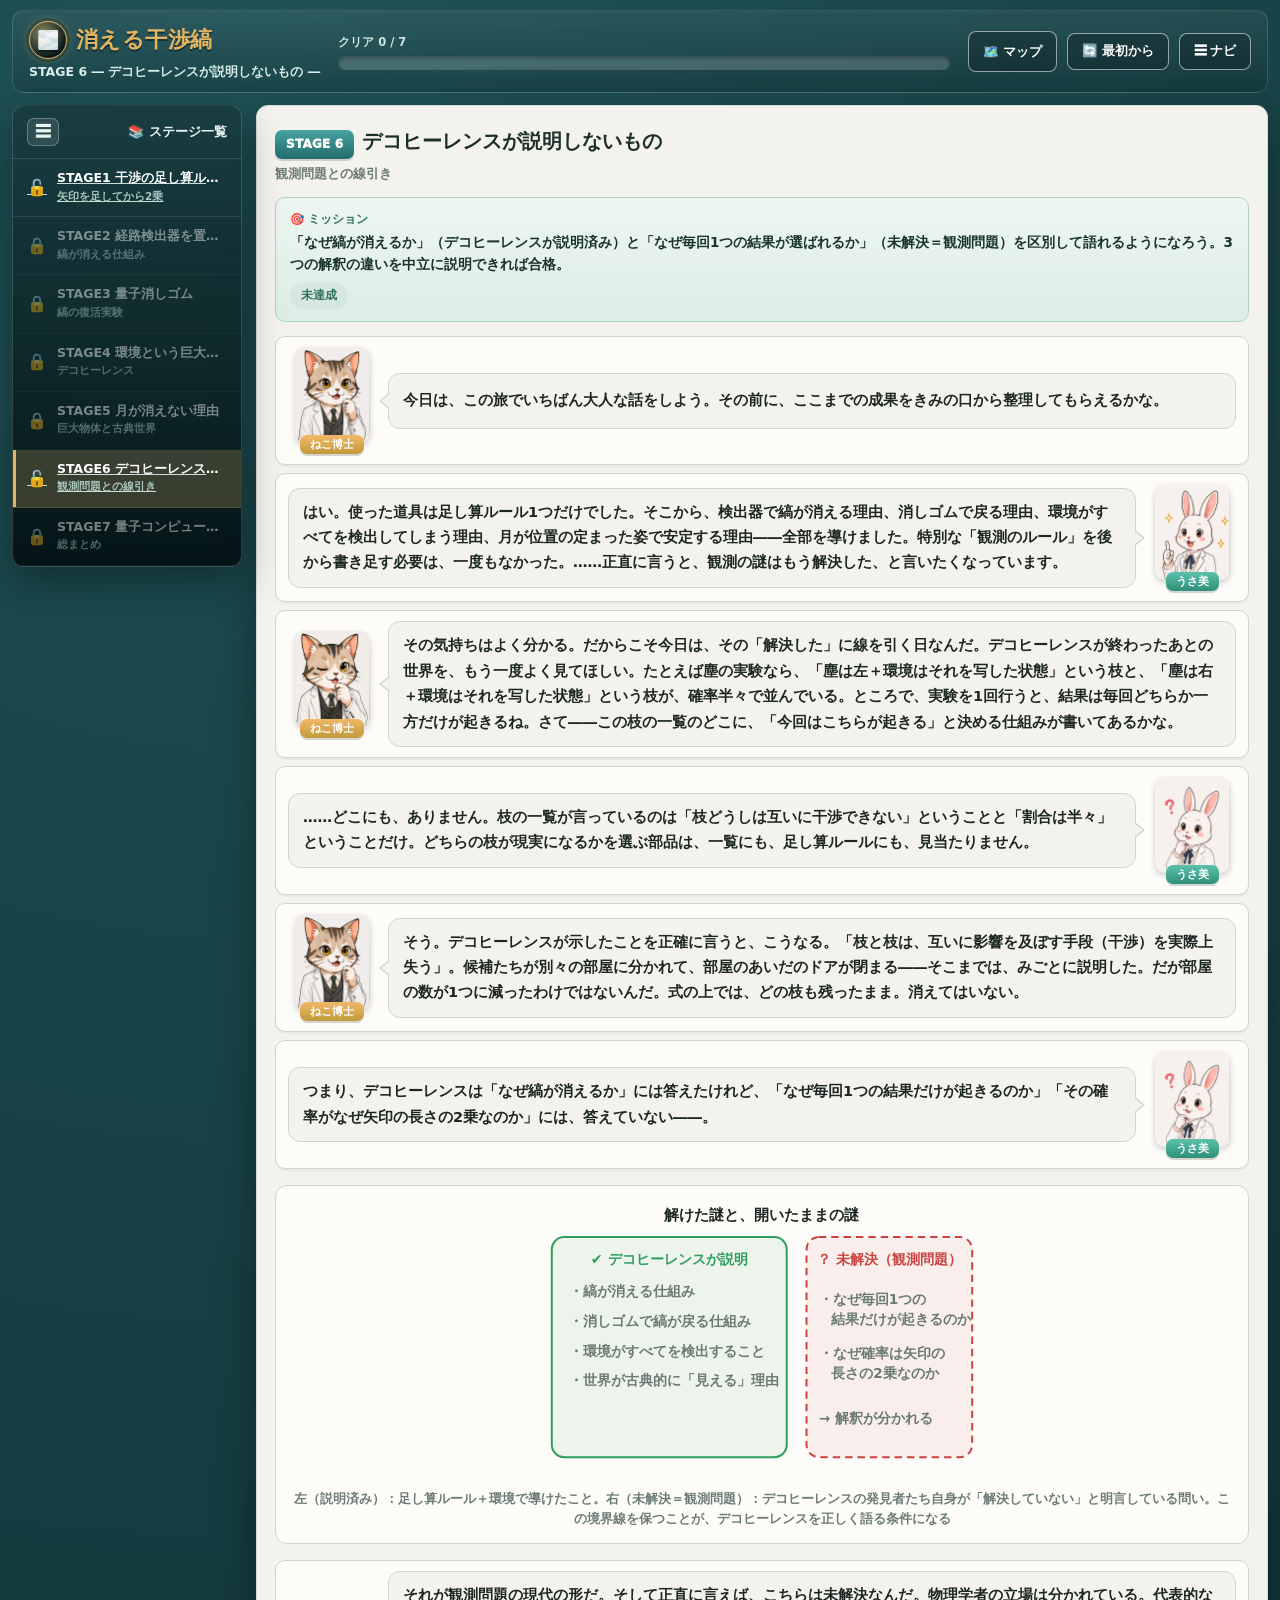
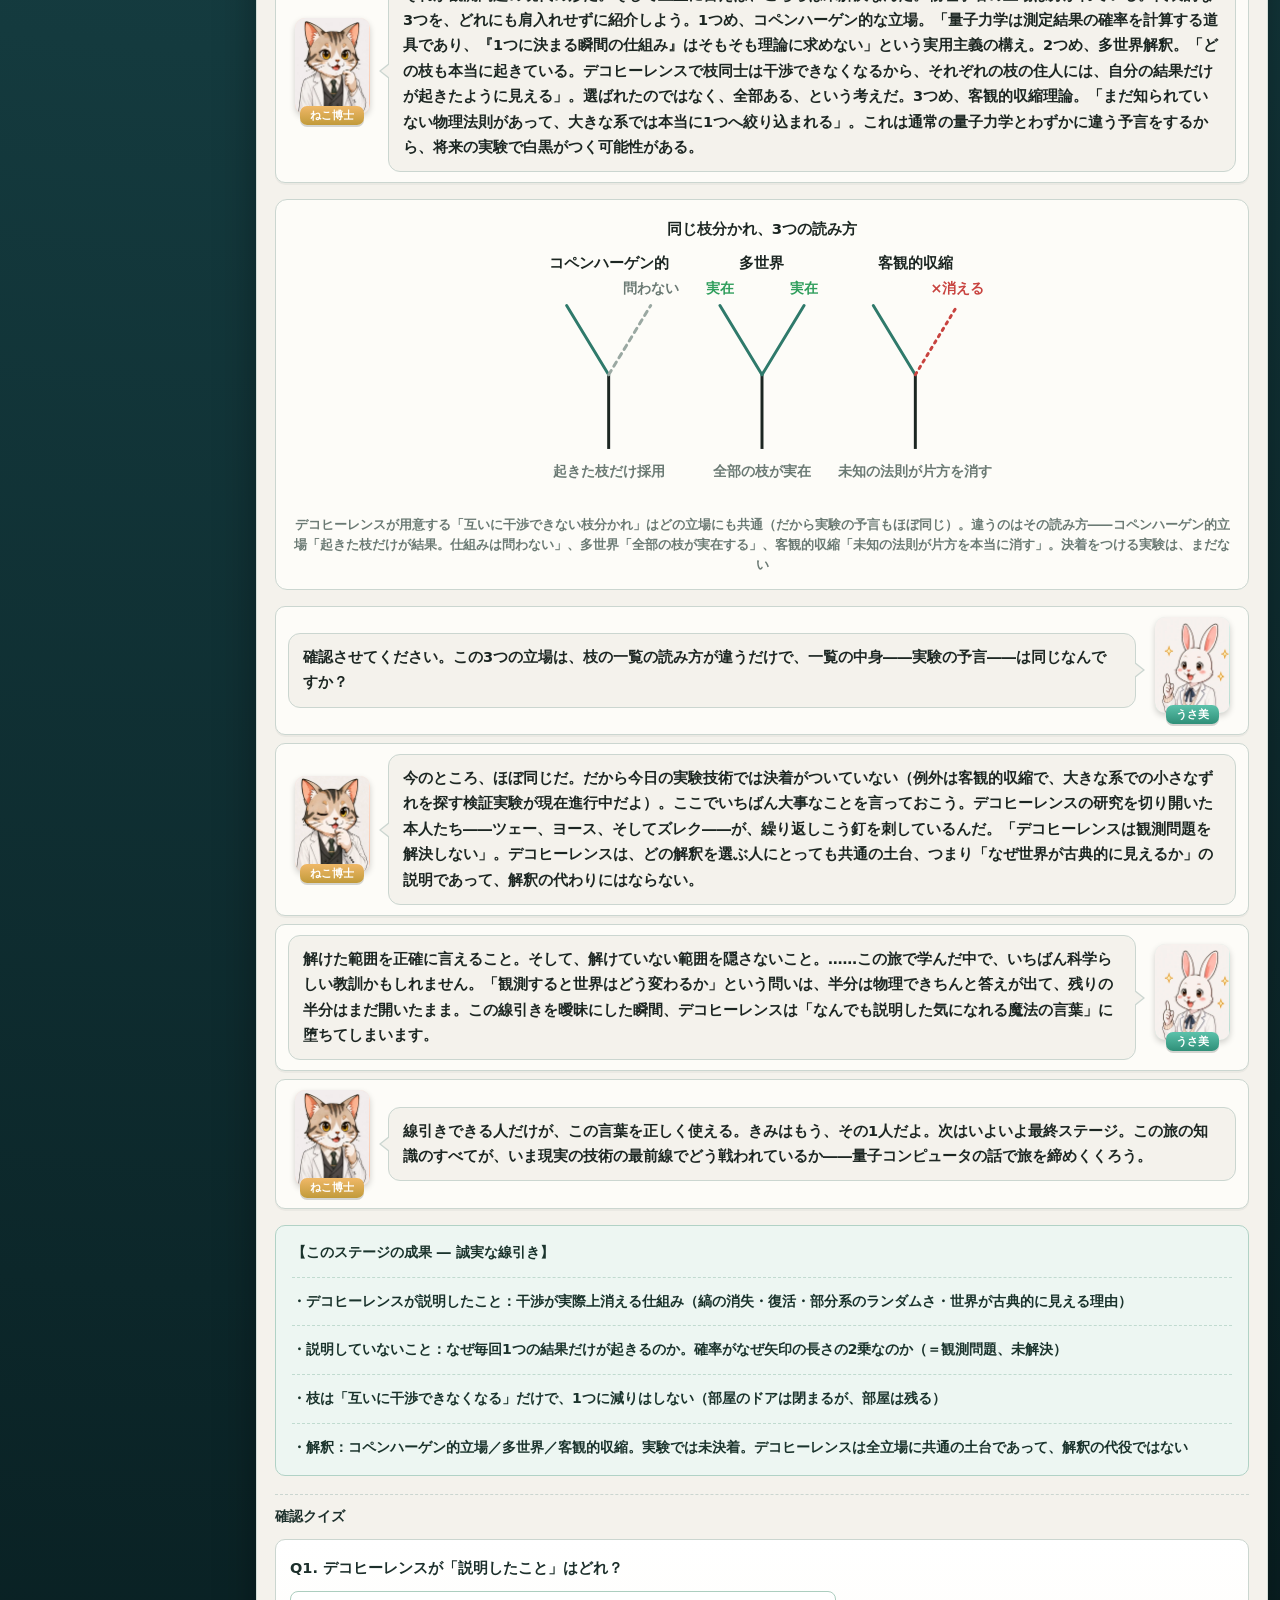
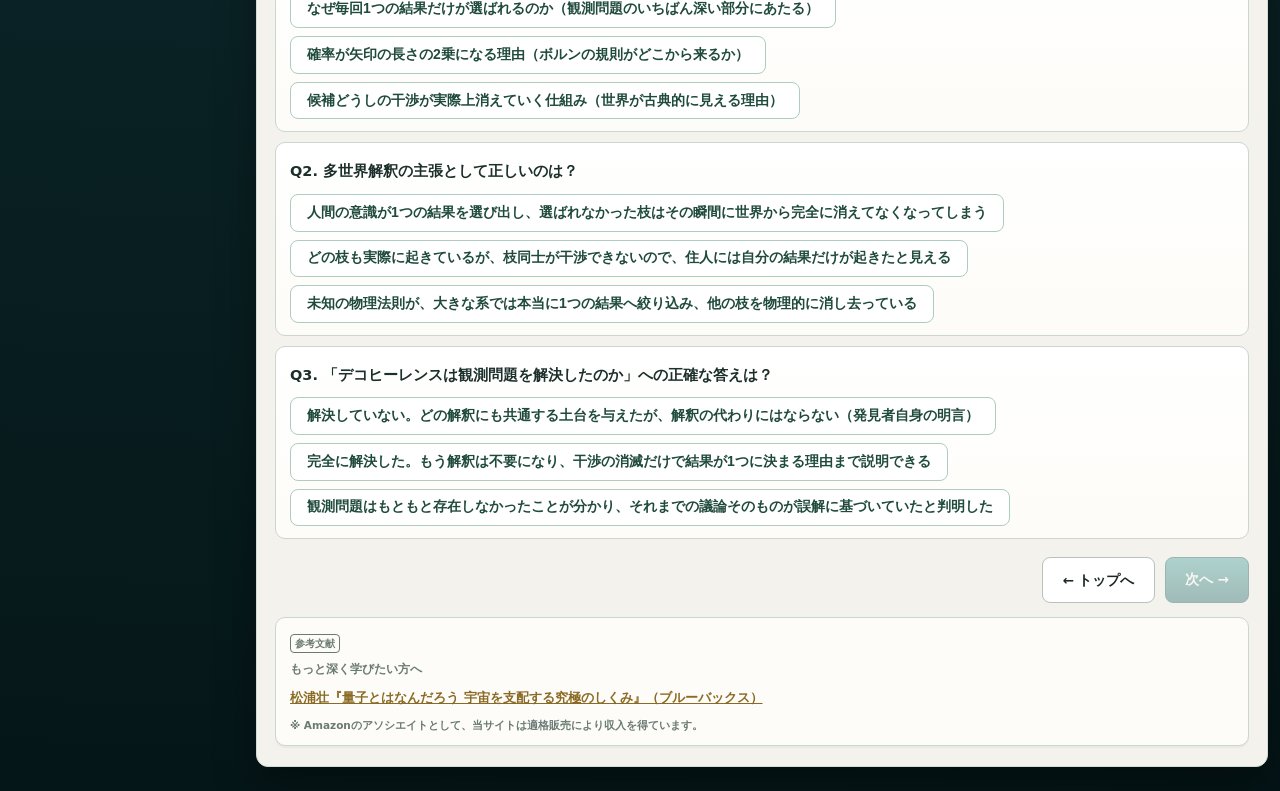
<file: stage6.html>
<!DOCTYPE html>
<html lang="ja">
<head>
<meta charset="UTF-8">
<meta name="viewport" content="width=device-width, initial-scale=1.0">
<meta name="theme-color" content="#143a3e">
<!-- Google tag (gtag.js) -->
<script async src="https://www.googletagmanager.com/gtag/js?id=G-9RTQCP2HXM"></script>
<script>
  window.dataLayer = window.dataLayer || [];
  function gtag(){dataLayer.push(arguments);}
  gtag('js', new Date());
  gtag('config', 'G-9RTQCP2HXM');
</script>
<title>STAGE6 デコヒーレンスが説明しないもの ― 消える干渉縞</title>
<meta name="description" content="デコヒーレンスは「なぜ縞が消えるか」を説明したが、「なぜ毎回1つの結果が選ばれるか」は説明していない――観測問題の現代の形と、コペンハーゲン的立場・多世界解釈・客観的収縮理論の中立な紹介。解けた謎と解けていない謎の境界線を、ごまかさずに引く。">
<link rel="canonical" href="https://quantum-mechanics.habatakijuku.com/decoherence-quest/stage6">
<meta property="og:type" content="article">
<meta property="og:site_name" content="消える干渉縞">
<meta property="og:locale" content="ja_JP">
<meta property="og:title" content="STAGE6 デコヒーレンスが説明しないもの ― 消える干渉縞">
<meta property="og:description" content="部屋のドアが閉まるところまでは説明した。だが部屋の数は1つに減っていない――観測問題との誠実な線引き。">
<meta property="og:url" content="https://quantum-mechanics.habatakijuku.com/decoherence-quest/stage6">
<meta property="og:image" content="https://quantum-mechanics.habatakijuku.com/decoherence-quest/images/ogp.png">
<meta property="og:image:width" content="1200">
<meta property="og:image:height" content="630">
<meta name="twitter:card" content="summary_large_image">
<link rel="icon" type="image/png" href="images/favicon.png">
<link rel="stylesheet" href="design-system.css">
<style>
  .dq-svg .label{fill:var(--muted);font-size:11px;font-weight:700}
  .dq-svg .strong{fill:var(--ink);font-size:12px;font-weight:900}
  .dq-svg .ok{fill:var(--ok);font-size:11.5px;font-weight:900}
  .dq-svg .ng{fill:var(--ng);font-size:11.5px;font-weight:900}
</style>
</head>
<body>
<div class="app-shell side-collapsed" id="app-shell">
  <header class="game-header">
    <div class="brand">
      <div class="brand-title"><a class="head-reset home-badge" href="index.html" title="トップへ" aria-label="トップへ">🌫️</a> <span>消える干渉縞</span></div>
      <div class="brand-sub">STAGE 6 ― デコヒーレンスが説明しないもの ―</div>
    </div>
    <div class="head-progress-wrap">
      <div class="head-progress-label" id="progress-label">クリア 0 / 7</div>
      <div class="head-progress" role="progressbar" aria-label="クリア済みステージ数" aria-valuemin="0" aria-valuemax="7" aria-valuenow="0"><div class="head-progress-fill" id="progress-fill" style="width:0%"></div></div>
    </div>
    <div class="header-actions">
      <a class="head-reset" href="https://quantum-mechanics.habatakijuku.com/" title="量子力学、冒険の書（シリーズマップ）へ">🗺️ マップ</a>
      <button class="head-reset" id="btn-reset-all">🔄 最初から</button>
      <button class="head-reset" id="head-nav-toggle" title="ステージ一覧の表示切替">☰ ナビ</button>
    </div>
  </header>

  <div class="game-layout">
    <div class="side-backdrop" id="side-backdrop"></div>
    <aside class="side-panel">
      <div class="side-head">
        <button class="side-toggle" id="sidebar-toggle" title="ステージ一覧の表示切替" aria-label="ステージ一覧の表示切替">☰</button>
        <span class="side-head-text">📚 ステージ一覧</span>
      </div>
      <div class="side-list" id="side-list"></div>
    </aside>

    <main class="main-area">
      <div class="chapter-head">
        <span class="chapter-badge">STAGE 6</span><h1 class="chapter-title">デコヒーレンスが説明しないもの</h1>
        <div class="chapter-sub">観測問題との線引き</div>
      </div>

      <div class="mission-box">
        <div class="mission-label">🎯 ミッション</div>
        <div class="mission-text">「なぜ縞が消えるか」（デコヒーレンスが説明済み）と「なぜ毎回1つの結果が選ばれるか」（未解決＝観測問題）を区別して語れるようになろう。3つの解釈の違いを中立に説明できれば合格。</div>
        <span class="mission-status" id="mission-status">未達成</span>
      </div>

      <div class="dialogue-scene">
        <div class="dialog-row">
          <div class="dialog-character">
            <div class="dialog-avatar mentor"><img src="images/cat.webp" width="300" height="386" alt=""></div>
            <div class="dialog-name mentor">ねこ博士</div>
          </div>
          <div class="dialog-bubble">今日は、この旅でいちばん大人な話をしよう。その前に、ここまでの成果をきみの口から整理してもらえるかな。</div>
        </div>
        <div class="dialog-row right">
          <div class="dialog-character">
            <div class="dialog-avatar student"><img src="images/rabbit.webp" width="300" height="386" alt=""></div>
            <div class="dialog-name student">うさ美</div>
          </div>
          <div class="dialog-bubble">はい。使った道具は足し算ルール1つだけでした。そこから、検出器で縞が消える理由、消しゴムで戻る理由、環境がすべてを検出してしまう理由、月が位置の定まった姿で安定する理由――全部を導けました。特別な「観測のルール」を後から書き足す必要は、一度もなかった。……正直に言うと、<strong>観測の謎はもう解決した</strong>、と言いたくなっています。</div>
        </div>
        <div class="dialog-row">
          <div class="dialog-character">
            <div class="dialog-avatar mentor"><img src="images/catThink.webp" width="300" height="386" alt=""></div>
            <div class="dialog-name mentor">ねこ博士</div>
          </div>
          <div class="dialog-bubble">その気持ちはよく分かる。だからこそ今日は、その「解決した」に<strong>線を引く</strong>日なんだ。デコヒーレンスが終わったあとの世界を、もう一度よく見てほしい。たとえば塵の実験なら、「塵は左＋環境はそれを写した状態」という枝と、「塵は右＋環境はそれを写した状態」という枝が、確率半々で並んでいる。ところで、実験を1回行うと、結果は毎回<strong>どちらか一方だけ</strong>が起きるね。さて――この枝の一覧のどこに、「今回は<strong>こちら</strong>が起きる」と決める仕組みが書いてあるかな。</div>
        </div>
        <div class="dialog-row right">
          <div class="dialog-character">
            <div class="dialog-avatar student"><img src="images/rabbitThink.webp" width="300" height="386" alt=""></div>
            <div class="dialog-name student">うさ美</div>
          </div>
          <div class="dialog-bubble">……どこにも、ありません。枝の一覧が言っているのは「枝どうしは互いに干渉できない」ということと「割合は半々」ということだけ。<strong>どちらの枝が現実になるかを選ぶ部品</strong>は、一覧にも、足し算ルールにも、見当たりません。</div>
        </div>
        <div class="dialog-row">
          <div class="dialog-character">
            <div class="dialog-avatar mentor"><img src="images/cat.webp" width="300" height="386" alt=""></div>
            <div class="dialog-name mentor">ねこ博士</div>
          </div>
          <div class="dialog-bubble">そう。デコヒーレンスが示したことを正確に言うと、こうなる。<strong>「枝と枝は、互いに影響を及ぼす手段（干渉）を実際上失う」</strong>。候補たちが別々の部屋に分かれて、部屋のあいだのドアが閉まる――そこまでは、みごとに説明した。だが<strong>部屋の数が1つに減ったわけではない</strong>んだ。式の上では、どの枝も残ったまま。消えてはいない。</div>
        </div>
        <div class="dialog-row right">
          <div class="dialog-character">
            <div class="dialog-avatar student"><img src="images/rabbitThink.webp" width="300" height="386" alt=""></div>
            <div class="dialog-name student">うさ美</div>
          </div>
          <div class="dialog-bubble">つまり、デコヒーレンスは「なぜ縞が消えるか」には答えたけれど、「なぜ毎回<strong>1つの結果だけ</strong>が起きるのか」「その確率がなぜ矢印の長さの<strong>2乗</strong>なのか」には、答えていない――。</div>
        </div>
      </div>

      <div class="diagram-box">
        <svg id="boundary-svg" class="dq-svg" viewBox="0 0 372 220" width="100%" role="img" aria-label="デコヒーレンスが説明した範囲と説明していない範囲の境界図。左側には縞の消失・縞の復活・部分系のランダムさ・古典的な見え方が説明済みとして並び、右側には1つの結果の選択と確率が2乗になる理由が未解決として並ぶ">
          <text class="strong" x="186" y="16" text-anchor="middle">解けた謎と、開いたままの謎</text>
          <g id="boundary-body"></g>
        </svg>
        <div class="diagram-caption">左（説明済み）：足し算ルール＋環境で導けたこと。右（未解決＝観測問題）：デコヒーレンスの発見者たち自身が「解決していない」と明言している問い。この境界線を保つことが、デコヒーレンスを正しく語る条件になる</div>
      </div>

      <div class="dialogue-scene">
        <div class="dialog-row">
          <div class="dialog-character">
            <div class="dialog-avatar mentor"><img src="images/cat.webp" width="300" height="386" alt=""></div>
            <div class="dialog-name mentor">ねこ博士</div>
          </div>
          <div class="dialog-bubble">それが<strong>観測問題</strong>の現代の形だ。そして正直に言えば、こちらは未解決なんだ。物理学者の立場は分かれている。代表的な3つを、どれにも肩入れせずに紹介しよう。1つめ、<strong>コペンハーゲン的な立場</strong>。「量子力学は測定結果の確率を計算する道具であり、『1つに決まる瞬間の仕組み』はそもそも理論に求めない」という実用主義の構え。2つめ、<strong>多世界解釈</strong>。「どの枝も本当に起きている。デコヒーレンスで枝同士は干渉できなくなるから、それぞれの枝の住人には、自分の結果だけが起きたように見える」。選ばれたのではなく、全部ある、という考えだ。3つめ、<strong>客観的収縮理論</strong>。「まだ知られていない物理法則があって、大きな系では本当に1つへ絞り込まれる」。これは通常の量子力学とわずかに違う予言をするから、将来の実験で白黒がつく可能性がある。</div>
        </div>
      </div>

      <div class="diagram-box">
        <svg id="interp-svg" class="dq-svg" viewBox="0 0 372 230" width="100%" role="img" aria-label="同じ枝分かれをする世界の図を、3つの解釈がどう読むかの比較。コペンハーゲン的立場は片方の枝だけを結果として採用し、多世界解釈は両方の枝が実在するとみなし、客観的収縮理論は未知の法則が片方の枝を実際に消すと考える">
          <text class="strong" x="186" y="16" text-anchor="middle">同じ枝分かれ、3つの読み方</text>
          <g id="interp-body"></g>
        </svg>
        <div class="diagram-caption">デコヒーレンスが用意する「互いに干渉できない枝分かれ」はどの立場にも共通（だから実験の予言もほぼ同じ）。違うのはその読み方――コペンハーゲン的立場「起きた枝だけが結果。仕組みは問わない」、多世界「全部の枝が実在する」、客観的収縮「未知の法則が片方を本当に消す」。決着をつける実験は、まだない</div>
      </div>

      <div class="dialogue-scene">
        <div class="dialog-row right">
          <div class="dialog-character">
            <div class="dialog-avatar student"><img src="images/rabbit.webp" width="300" height="386" alt=""></div>
            <div class="dialog-name student">うさ美</div>
          </div>
          <div class="dialog-bubble">確認させてください。この3つの立場は、枝の一覧の<strong>読み方</strong>が違うだけで、一覧の中身――実験の予言――は同じなんですか？</div>
        </div>
        <div class="dialog-row">
          <div class="dialog-character">
            <div class="dialog-avatar mentor"><img src="images/catThink.webp" width="300" height="386" alt=""></div>
            <div class="dialog-name mentor">ねこ博士</div>
          </div>
          <div class="dialog-bubble">今のところ、ほぼ同じだ。だから今日の実験技術では決着がついていない（例外は客観的収縮で、大きな系での小さなずれを探す検証実験が現在進行中だよ）。ここでいちばん大事なことを言っておこう。デコヒーレンスの研究を切り開いた本人たち――ツェー、ヨース、そして<strong>ズレク</strong>――が、繰り返しこう釘を刺しているんだ。「<strong>デコヒーレンスは観測問題を解決しない</strong>」。デコヒーレンスは、どの解釈を選ぶ人にとっても共通の土台、つまり「なぜ世界が古典的に<strong>見える</strong>か」の説明であって、解釈の代わりにはならない。</div>
        </div>
        <div class="dialog-row right">
          <div class="dialog-character">
            <div class="dialog-avatar student"><img src="images/rabbit.webp" width="300" height="386" alt=""></div>
            <div class="dialog-name student">うさ美</div>
          </div>
          <div class="dialog-bubble">解けた範囲を正確に言えること。そして、解けていない範囲を隠さないこと。……この旅で学んだ中で、いちばん科学らしい教訓かもしれません。「観測すると世界はどう変わるか」という問いは、半分は物理できちんと答えが出て、残りの半分はまだ開いたまま。この線引きを曖昧にした瞬間、デコヒーレンスは「なんでも説明した気になれる魔法の言葉」に堕ちてしまいます。</div>
        </div>
        <div class="dialog-row">
          <div class="dialog-character">
            <div class="dialog-avatar mentor"><img src="images/cat.webp" width="300" height="386" alt=""></div>
            <div class="dialog-name mentor">ねこ博士</div>
          </div>
          <div class="dialog-bubble">線引きできる人だけが、この言葉を正しく使える。きみはもう、その1人だよ。次はいよいよ最終ステージ。この旅の知識のすべてが、いま現実の技術の最前線でどう戦われているか――<strong>量子コンピュータ</strong>の話で旅を締めくくろう。</div>
        </div>
      </div>

      <div class="formula-box">
        <span class="step">【このステージの成果 ― 誠実な線引き】</span>
        <span class="step">・デコヒーレンスが<strong>説明したこと</strong>：干渉が実際上消える仕組み（縞の消失・復活・部分系のランダムさ・世界が古典的に見える理由）</span>
        <span class="step">・<strong>説明していないこと</strong>：なぜ毎回1つの結果だけが起きるのか。確率がなぜ矢印の長さの2乗なのか（＝観測問題、未解決）</span>
        <span class="step">・枝は「互いに干渉できなくなる」だけで、<strong>1つに減りはしない</strong>（部屋のドアは閉まるが、部屋は残る）</span>
        <span class="step">・解釈：コペンハーゲン的立場／多世界／客観的収縮。実験では未決着。デコヒーレンスは全立場に共通の土台であって、解釈の代役ではない</span>
      </div>

      <h2 class="quiz-head">確認クイズ</h2>
      <div class="quiz-card" data-quiz>
        <p class="quiz-q">Q1. デコヒーレンスが「説明したこと」はどれ？</p>
        <div class="choice-list">
          <button class="choice-btn">なぜ毎回1つの結果だけが選ばれるのか（観測問題のいちばん深い部分にあたる）</button>
          <button class="choice-btn">確率が矢印の長さの2乗になる理由（ボルンの規則がどこから来るか）</button>
          <button class="choice-btn">候補どうしの干渉が実際上消えていく仕組み（世界が古典的に見える理由）</button>
        </div>
        <div class="quiz-explain" hidden>正解！ デコヒーレンスの守備範囲は「なぜ縞が消え、重ね合わせが見えなくなるか」まで。1つの結果の選択とボルンの規則（確率＝矢印の長さの2乗という決まり）の起源は、その外側にある未解決問題だ。この区別を言えることが、このステージのゴール。</div>
      </div>

      <div class="quiz-card" data-quiz>
        <p class="quiz-q">Q2. 多世界解釈の主張として正しいのは？</p>
        <div class="choice-list">
          <button class="choice-btn">人間の意識が1つの結果を選び出し、選ばれなかった枝はその瞬間に世界から完全に消えてなくなってしまう</button>
          <button class="choice-btn">どの枝も実際に起きているが、枝同士が干渉できないので、住人には自分の結果だけが起きたと見える</button>
          <button class="choice-btn">未知の物理法則が、大きな系では本当に1つの結果へ絞り込み、他の枝を物理的に消し去っている</button>
        </div>
        <div class="quiz-explain" hidden>正解！ 多世界解釈では「選ばれる」という出来事自体が存在せず、すべての枝が実在する。枝同士のドアを閉めるのがデコヒーレンスなので、この解釈はデコヒーレンスと相性がよい――ただし「確率がなぜ2乗か」の説明には今も議論が続いている。3つめの選択肢は客観的収縮理論の主張だ。</div>
      </div>

      <div class="quiz-card" data-quiz>
        <p class="quiz-q">Q3. 「デコヒーレンスは観測問題を解決したのか」への正確な答えは？</p>
        <div class="choice-list">
          <button class="choice-btn">解決していない。どの解釈にも共通する土台を与えたが、解釈の代わりにはならない（発見者自身の明言）</button>
          <button class="choice-btn">完全に解決した。もう解釈は不要になり、干渉の消滅だけで結果が1つに決まる理由まで説明できる</button>
          <button class="choice-btn">観測問題はもともと存在しなかったことが分かり、それまでの議論そのものが誤解に基づいていたと判明した</button>
        </div>
        <div class="quiz-explain" hidden>正解！ ツェー、ヨース、ズレクらデコヒーレンス研究の開拓者たちは、「デコヒーレンスだけでは観測問題は解けない」と繰り返し明言している。解けた範囲（古典的な見え方）と開いたままの範囲（1つの結果の選択）の線引きこそ、この分野の誠実さの証だ。</div>
      </div>

      <div class="stage-nav">
        <a class="btn" href="index.html">← トップへ</a>
        <button class="btn btn-primary" id="btn-next" disabled>次へ →</button>
      </div>

      <div id="book-recommend"></div>
    </main>
  </div>
</div>

<script src="js/progress.js"></script>
<script>DQ.initStagePage(6);</script>

<script>
(function(){
  // 図1: 説明済み／未解決の境界図（静的）
  var g = document.getElementById('boundary-body');
  if (!g) return;
  var ns = 'http://www.w3.org/2000/svg';
  function el(name, attrs) {
    var e = document.createElementNS(ns, name);
    for (var k in attrs) e.setAttribute(k, attrs[k]);
    g.appendChild(e);
    return e;
  }
  function txt(x, y, cls, content, anchor) {
    var t = el('text', {x: x, y: y, 'class': cls, 'text-anchor': anchor || 'middle'});
    t.textContent = content;
    return t;
  }
  // 左ゾーン
  el('rect', {x: 16, y: 30, width: 190, height: 178, rx: 10, fill: 'rgba(47,158,92,.08)', stroke: 'var(--ok)', 'stroke-width': 1.6});
  txt(111, 52, 'ok', '✔ デコヒーレンスが説明');
  ['縞が消える仕組み', '消しゴムで縞が戻る仕組み', '環境がすべてを検出すること', '世界が古典的に「見える」理由'].forEach(function(s, i){
    txt(30, 78 + i * 24, 'label', '・' + s, 'start');
  });
  // 右ゾーン
  el('rect', {x: 222, y: 30, width: 134, height: 178, rx: 10, fill: 'rgba(200,67,63,.07)', stroke: 'var(--ng)', 'stroke-width': 1.6, 'stroke-dasharray': '6 4'});
  txt(289, 52, 'ng', '？ 未解決（観測問題）');
  txt(232, 84, 'label', '・なぜ毎回1つの', 'start');
  txt(242, 100, 'label', '結果だけが起きるのか', 'start');
  txt(232, 128, 'label', '・なぜ確率は矢印の', 'start');
  txt(242, 144, 'label', '長さの2乗なのか', 'start');
  txt(232, 180, 'label', '→ 解釈が分かれる', 'start');
})();
</script>

<script>
(function(){
  // 図2: 3解釈の読み方比較（静的）
  var g = document.getElementById('interp-body');
  if (!g) return;
  var ns = 'http://www.w3.org/2000/svg';
  function el(name, attrs) {
    var e = document.createElementNS(ns, name);
    for (var k in attrs) e.setAttribute(k, attrs[k]);
    g.appendChild(e);
    return e;
  }
  function txt(x, y, cls, content) {
    var t = el('text', {x: x, y: y, 'class': cls, 'text-anchor': 'middle'});
    t.textContent = content;
    return t;
  }
  var panels = [
    {x: 62, name: 'コペンハーゲン的', sub: '起きた枝だけ採用', mode: 'copenhagen'},
    {x: 186, name: '多世界', sub: '全部の枝が実在', mode: 'many'},
    {x: 310, name: '客観的収縮', sub: '未知の法則が片方を消す', mode: 'collapse'}
  ];
  panels.forEach(function(p){
    txt(p.x, 44, 'strong', p.name);
    // 幹
    var Y0 = 190, YB = 130, spread = 34;
    el('line', {x1: p.x, y1: Y0, x2: p.x, y2: YB, stroke: 'var(--ink)', 'stroke-width': 2.4});
    // 左右の枝
    function branch(sign, style) {
      var x2 = p.x + sign * spread, y2 = 74;
      var attrs = {x1: p.x, y1: YB, x2: x2, y2: y2, 'stroke-width': 2.4, 'stroke-linecap': 'round'};
      if (style === 'solid') { attrs.stroke = '#2f7a6b'; }
      else if (style === 'ghost') { attrs.stroke = '#9aa8a2'; attrs['stroke-dasharray'] = '4 4'; }
      else if (style === 'dead') { attrs.stroke = '#c8433f'; attrs['stroke-dasharray'] = '2 4'; }
      el('line', attrs);
      return {x: x2, y: y2};
    }
    if (p.mode === 'copenhagen') {
      branch(-1, 'solid'); var b = branch(1, 'ghost');
      txt(b.x, b.y - 10, 'label', '問わない');
    } else if (p.mode === 'many') {
      var a = branch(-1, 'solid'), b2 = branch(1, 'solid');
      txt(a.x, a.y - 10, 'ok', '実在');
      txt(b2.x, b2.y - 10, 'ok', '実在');
    } else {
      branch(-1, 'solid'); var c = branch(1, 'dead');
      txt(c.x, c.y - 10, 'ng', '×消える');
    }
    txt(p.x, 212, 'label', p.sub);
  });
})();
</script>
<script src="https://my.habatakijuku.com/sync.js" defer></script>
</body>
</html>
</file>
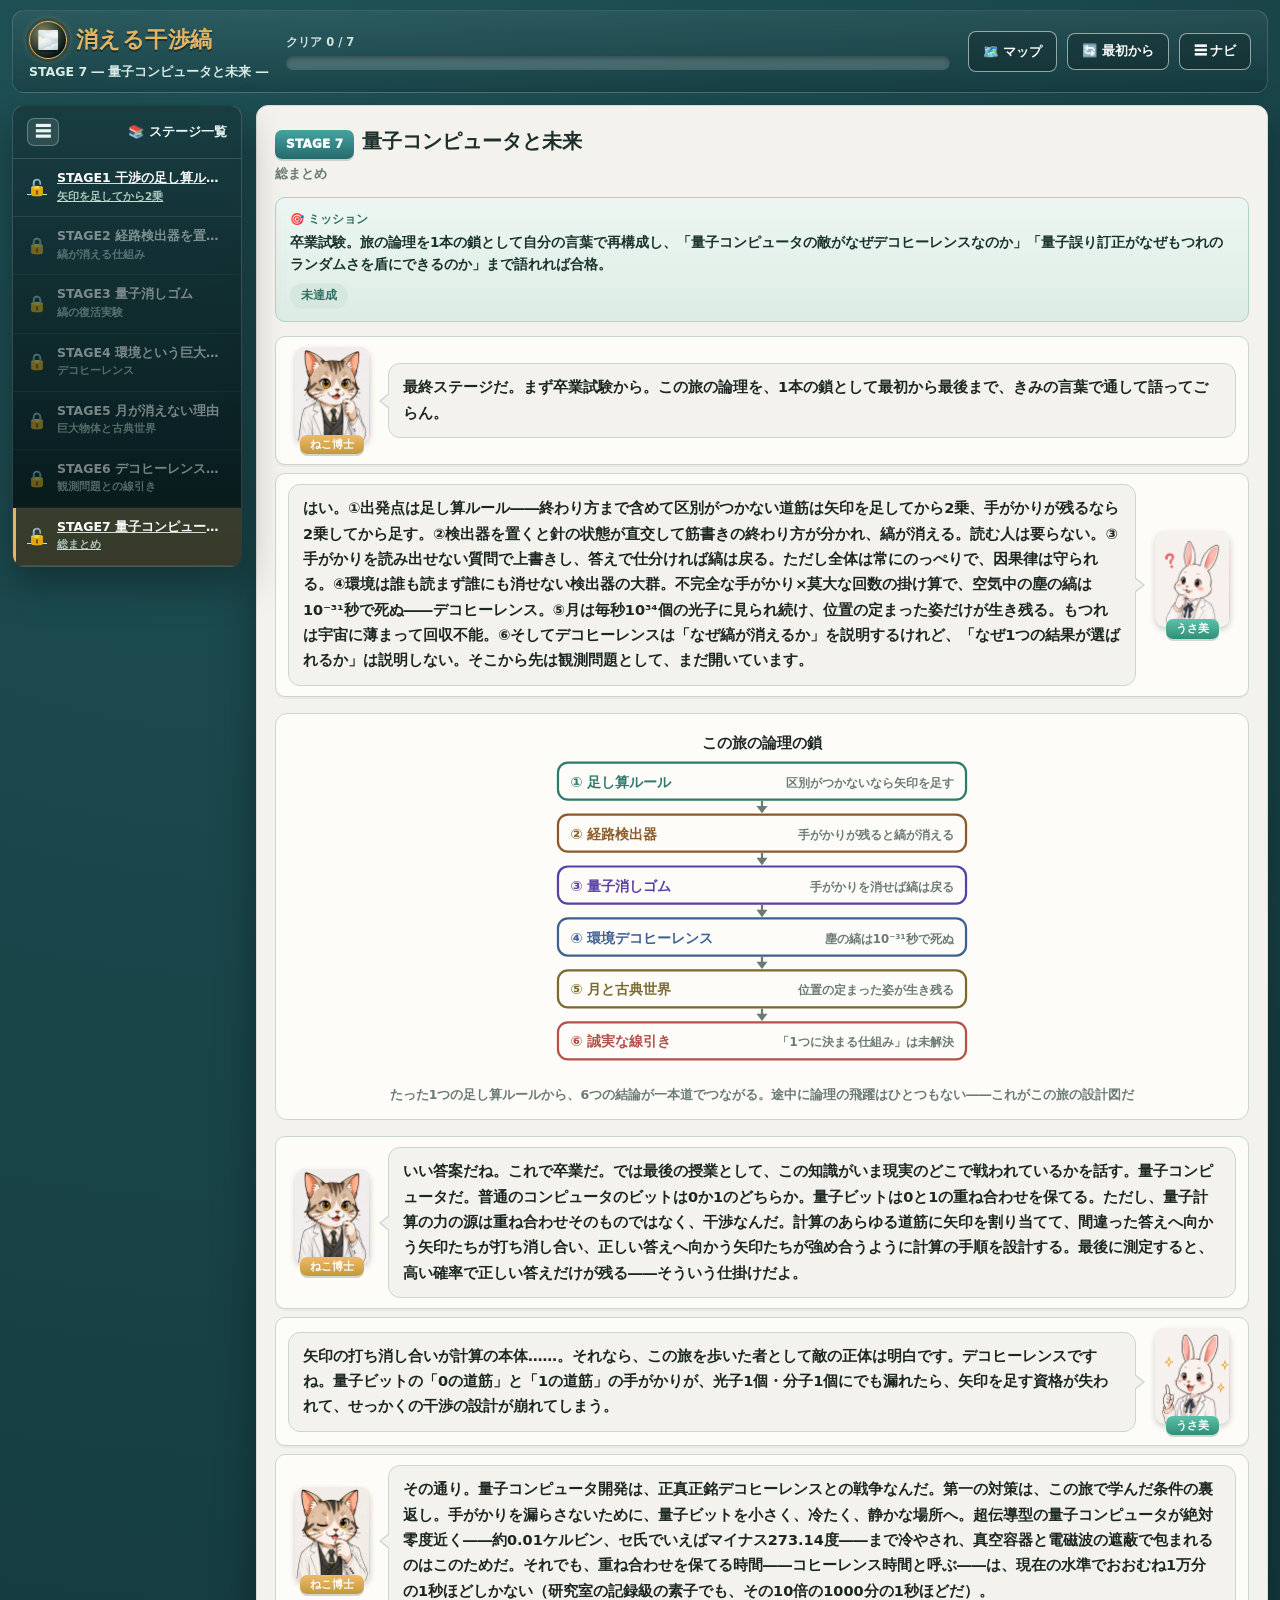
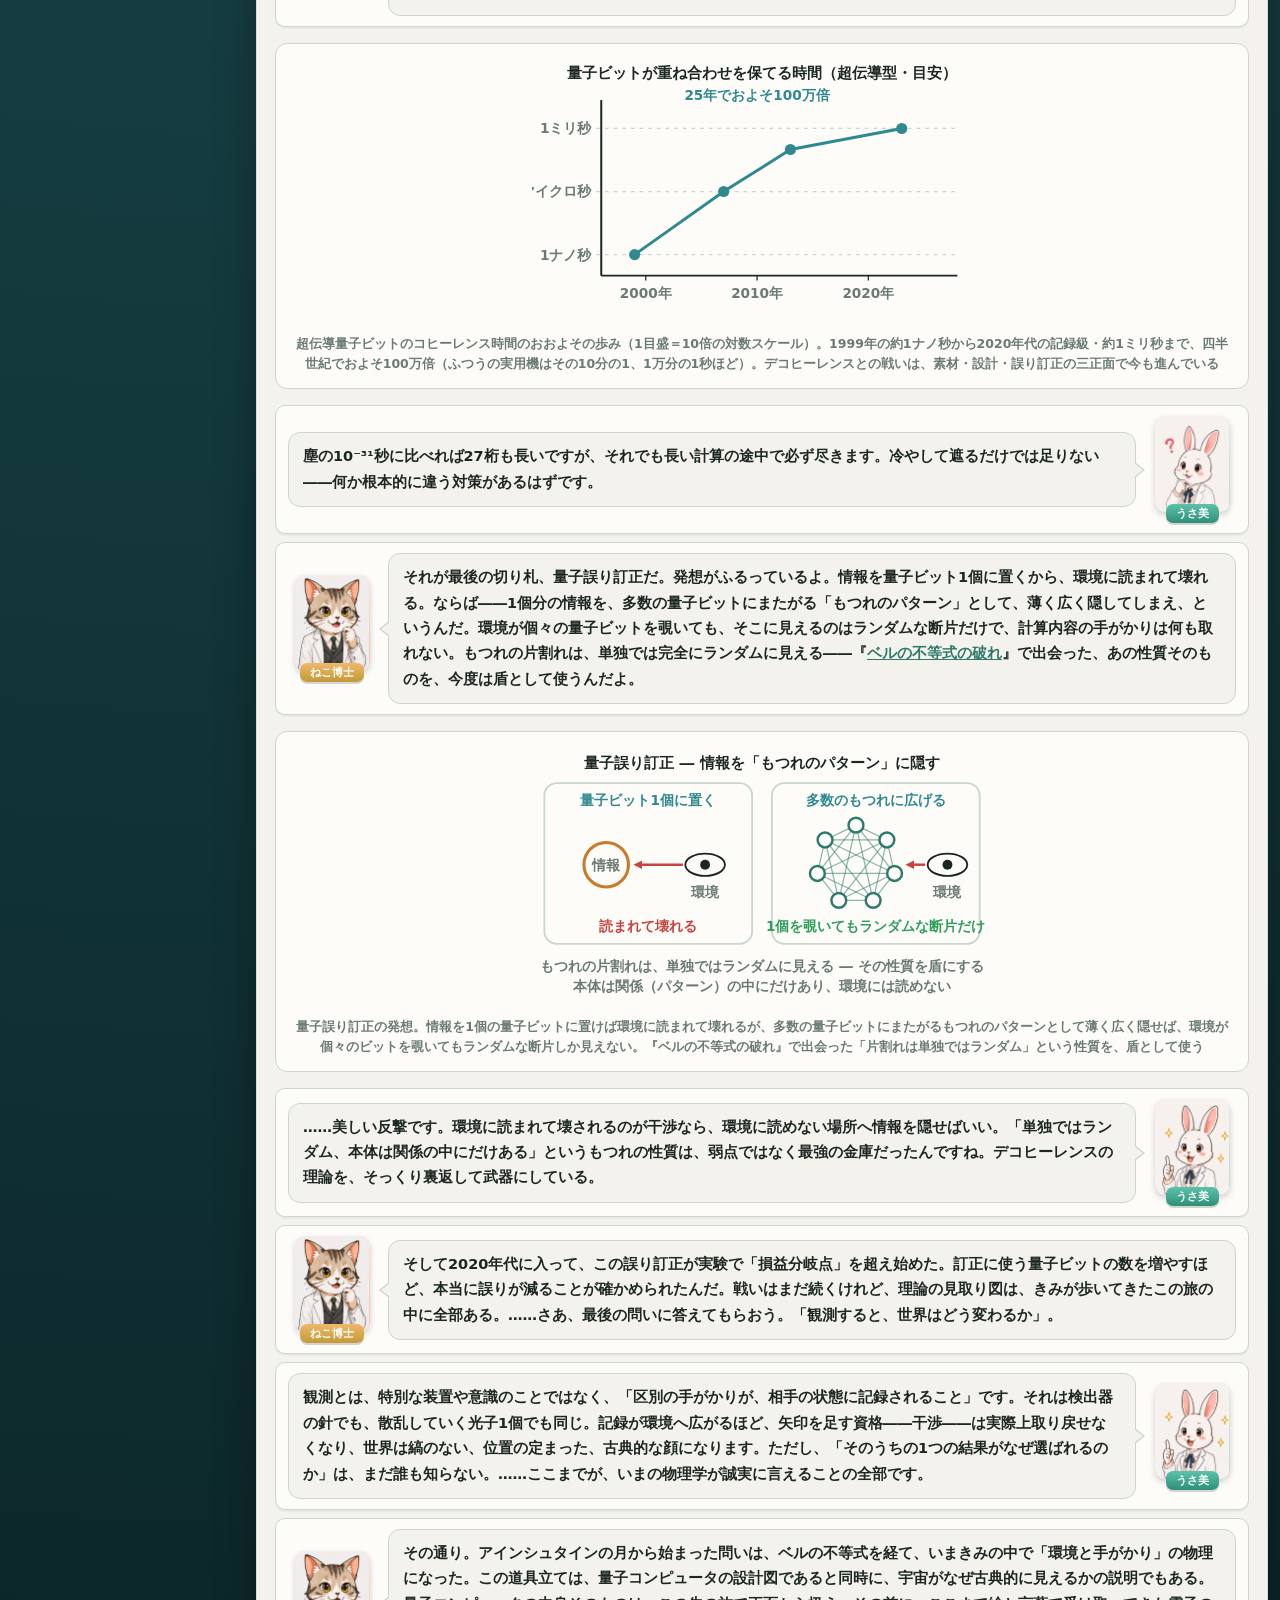
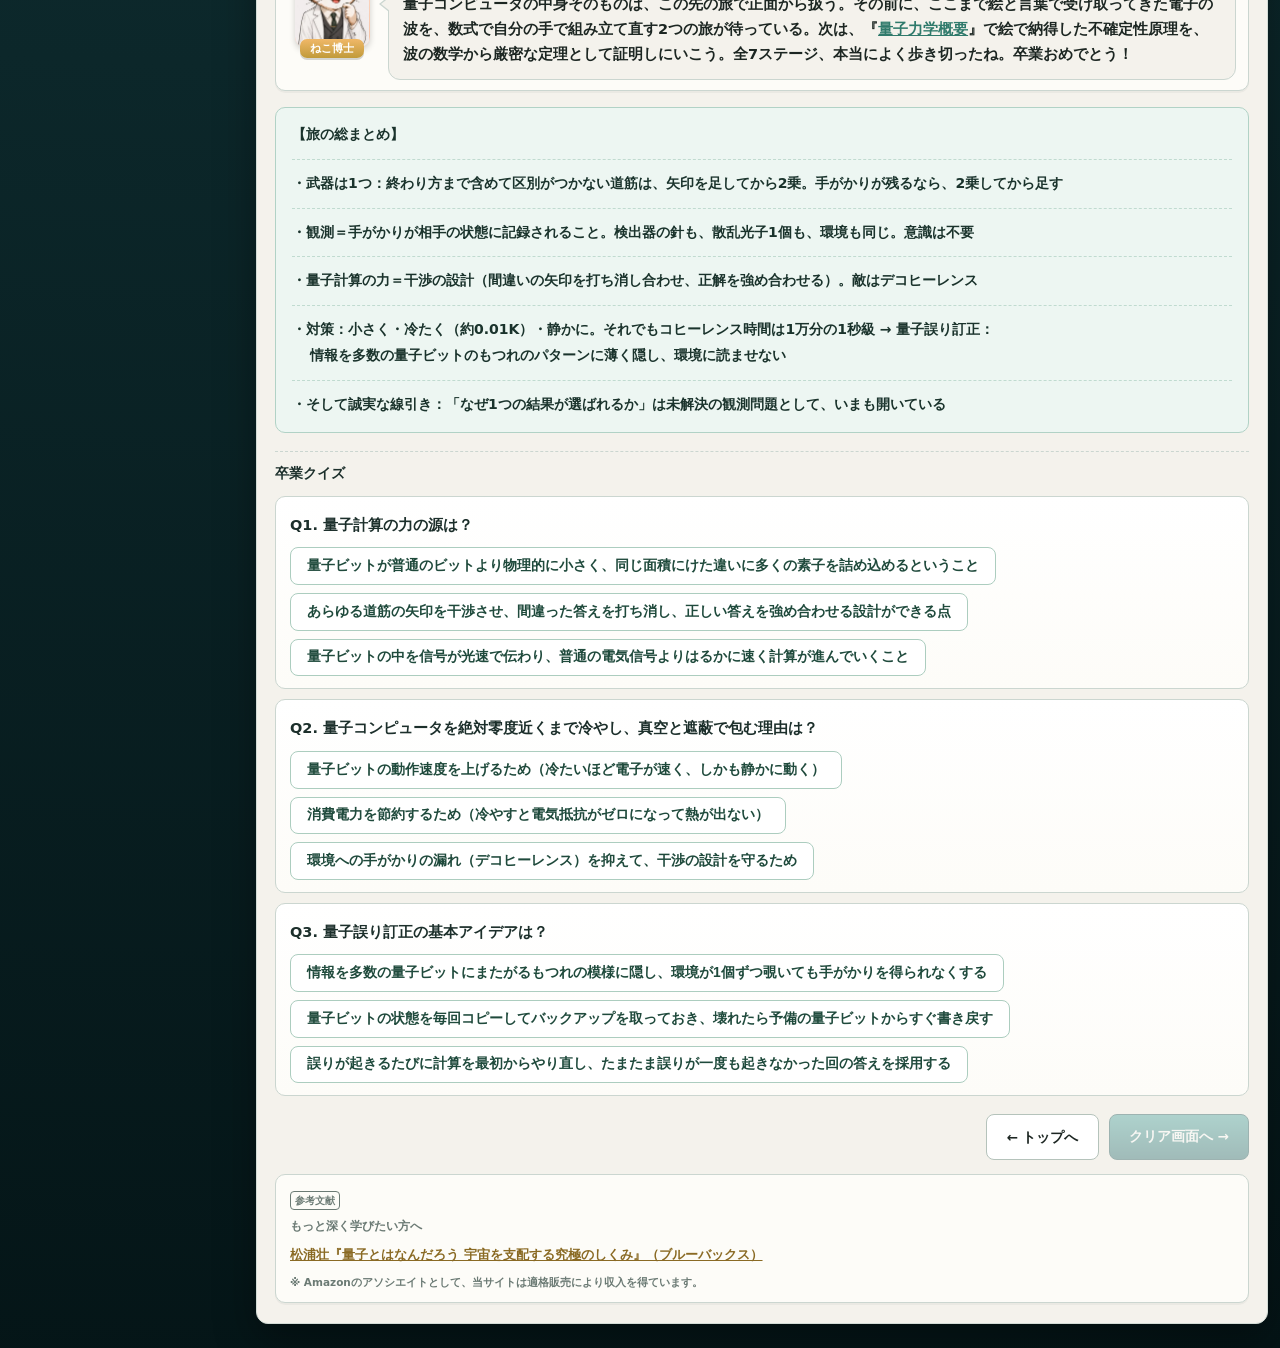
<file: stage7.html>
<!DOCTYPE html>
<html lang="ja">
<head>
<meta charset="UTF-8">
<meta name="viewport" content="width=device-width, initial-scale=1.0">
<meta name="theme-color" content="#143a3e">
<!-- Google tag (gtag.js) -->
<script async src="https://www.googletagmanager.com/gtag/js?id=G-9RTQCP2HXM"></script>
<script>
  window.dataLayer = window.dataLayer || [];
  function gtag(){dataLayer.push(arguments);}
  gtag('js', new Date());
  gtag('config', 'G-9RTQCP2HXM');
</script>
<title>STAGE7 量子コンピュータと未来 ― 消える干渉縞</title>
<meta name="description" content="旅の総まとめ。足し算ルールから観測問題の線引きまでを1本の鎖として再構成し、現代技術に接続する。量子計算の力の源は干渉の設計であり、敵はデコヒーレンスそのもの。極低温・真空の意味、そして情報をもつれのパターンに隠して環境に読ませない量子誤り訂正まで。">
<link rel="canonical" href="https://quantum-mechanics.habatakijuku.com/decoherence-quest/stage7">
<meta property="og:type" content="article">
<meta property="og:site_name" content="消える干渉縞">
<meta property="og:locale" content="ja_JP">
<meta property="og:title" content="STAGE7 量子コンピュータと未来 ― 消える干渉縞">
<meta property="og:description" content="量子コンピュータ開発は、正真正銘デコヒーレンスとの戦争だ。もつれのランダムさを盾に変える量子誤り訂正まで、旅の総決算。">
<meta property="og:url" content="https://quantum-mechanics.habatakijuku.com/decoherence-quest/stage7">
<meta property="og:image" content="https://quantum-mechanics.habatakijuku.com/decoherence-quest/images/ogp.png">
<meta property="og:image:width" content="1200">
<meta property="og:image:height" content="630">
<meta name="twitter:card" content="summary_large_image">
<link rel="icon" type="image/png" href="images/favicon.png">
<link rel="stylesheet" href="design-system.css">
<style>
  .dq-svg .label{fill:var(--muted);font-size:11px;font-weight:700}
  .dq-svg .strong{fill:var(--ink);font-size:12px;font-weight:900}
  .dq-svg .accent{fill:#2f8a8f;font-size:11px;font-weight:900}
</style>
</head>
<body>
<div class="app-shell side-collapsed" id="app-shell">
  <header class="game-header">
    <div class="brand">
      <div class="brand-title"><a class="head-reset home-badge" href="index.html" title="トップへ" aria-label="トップへ">🌫️</a> <span>消える干渉縞</span></div>
      <div class="brand-sub">STAGE 7 ― 量子コンピュータと未来 ―</div>
    </div>
    <div class="head-progress-wrap">
      <div class="head-progress-label" id="progress-label">クリア 0 / 7</div>
      <div class="head-progress" role="progressbar" aria-label="クリア済みステージ数" aria-valuemin="0" aria-valuemax="7" aria-valuenow="0"><div class="head-progress-fill" id="progress-fill" style="width:0%"></div></div>
    </div>
    <div class="header-actions">
      <a class="head-reset" href="https://quantum-mechanics.habatakijuku.com/" title="量子力学、冒険の書（シリーズマップ）へ">🗺️ マップ</a>
      <button class="head-reset" id="btn-reset-all">🔄 最初から</button>
      <button class="head-reset" id="head-nav-toggle" title="ステージ一覧の表示切替">☰ ナビ</button>
    </div>
  </header>

  <div class="game-layout">
    <div class="side-backdrop" id="side-backdrop"></div>
    <aside class="side-panel">
      <div class="side-head">
        <button class="side-toggle" id="sidebar-toggle" title="ステージ一覧の表示切替" aria-label="ステージ一覧の表示切替">☰</button>
        <span class="side-head-text">📚 ステージ一覧</span>
      </div>
      <div class="side-list" id="side-list"></div>
    </aside>

    <main class="main-area">
      <div class="chapter-head">
        <span class="chapter-badge">STAGE 7</span><h1 class="chapter-title">量子コンピュータと未来</h1>
        <div class="chapter-sub">総まとめ</div>
      </div>

      <div class="mission-box">
        <div class="mission-label">🎯 ミッション</div>
        <div class="mission-text">卒業試験。旅の論理を1本の鎖として自分の言葉で再構成し、「量子コンピュータの敵がなぜデコヒーレンスなのか」「量子誤り訂正がなぜもつれのランダムさを盾にできるのか」まで語れれば合格。</div>
        <span class="mission-status" id="mission-status">未達成</span>
      </div>

      <div class="dialogue-scene">
        <div class="dialog-row">
          <div class="dialog-character">
            <div class="dialog-avatar mentor"><img src="images/cat.webp" width="300" height="386" alt=""></div>
            <div class="dialog-name mentor">ねこ博士</div>
          </div>
          <div class="dialog-bubble">最終ステージだ。まず卒業試験から。この旅の論理を、1本の鎖として最初から最後まで、きみの言葉で通して語ってごらん。</div>
        </div>
        <div class="dialog-row right">
          <div class="dialog-character">
            <div class="dialog-avatar student"><img src="images/rabbitThink.webp" width="300" height="386" alt=""></div>
            <div class="dialog-name student">うさ美</div>
          </div>
          <div class="dialog-bubble">はい。<strong>①</strong>出発点は足し算ルール――終わり方まで含めて区別がつかない道筋は矢印を足してから2乗、手がかりが残るなら2乗してから足す。<strong>②</strong>検出器を置くと針の状態が直交して筋書きの終わり方が分かれ、縞が消える。読む人は要らない。<strong>③</strong>手がかりを読み出せない質問で上書きし、答えで仕分ければ縞は戻る。ただし全体は常にのっぺりで、因果律は守られる。<strong>④</strong>環境は誰も読まず誰にも消せない検出器の大群。不完全な手がかり×莫大な回数の掛け算で、空気中の塵の縞は10⁻³¹秒で死ぬ――デコヒーレンス。<strong>⑤</strong>月は毎秒10³⁴個の光子に見られ続け、位置の定まった姿だけが生き残る。もつれは宇宙に薄まって回収不能。<strong>⑥</strong>そしてデコヒーレンスは「なぜ縞が消えるか」を説明するけれど、「なぜ1つの結果が選ばれるか」は説明しない。そこから先は観測問題として、まだ開いています。</div>
        </div>
      </div>

      <div class="diagram-box">
        <svg id="chain-svg" class="dq-svg" viewBox="0 0 372 276" width="100%" role="img" aria-label="旅の論理の鎖の一枚絵。足し算ルールから、経路検出器、量子消しゴム、環境デコヒーレンス、月と古典世界、観測問題の線引きまで、6つの結論が矢印でつながっている">
          <text class="strong" x="186" y="16" text-anchor="middle">この旅の論理の鎖</text>
          <g id="chain-body"></g>
        </svg>
        <div class="diagram-caption">たった1つの足し算ルールから、6つの結論が一本道でつながる。途中に論理の飛躍はひとつもない――これがこの旅の設計図だ</div>
      </div>

      <div class="dialogue-scene">
        <div class="dialog-row">
          <div class="dialog-character">
            <div class="dialog-avatar mentor"><img src="images/cat.webp" width="300" height="386" alt=""></div>
            <div class="dialog-name mentor">ねこ博士</div>
          </div>
          <div class="dialog-bubble">いい答案だね。これで卒業だ。では最後の授業として、この知識がいま現実のどこで戦われているかを話す。<strong>量子コンピュータ</strong>だ。普通のコンピュータのビットは0か1のどちらか。量子ビットは<strong>0と1の重ね合わせ</strong>を保てる。ただし、量子計算の力の源は重ね合わせそのものではなく、<strong>干渉</strong>なんだ。計算のあらゆる道筋に矢印を割り当てて、<strong>間違った答えへ向かう矢印たちが打ち消し合い、正しい答えへ向かう矢印たちが強め合う</strong>ように計算の手順を設計する。最後に測定すると、高い確率で正しい答えだけが残る――そういう仕掛けだよ。</div>
        </div>
        <div class="dialog-row right">
          <div class="dialog-character">
            <div class="dialog-avatar student"><img src="images/rabbit.webp" width="300" height="386" alt=""></div>
            <div class="dialog-name student">うさ美</div>
          </div>
          <div class="dialog-bubble">矢印の打ち消し合いが計算の本体……。それなら、この旅を歩いた者として敵の正体は明白です。<strong>デコヒーレンス</strong>ですね。量子ビットの「0の道筋」と「1の道筋」の手がかりが、光子1個・分子1個にでも漏れたら、矢印を足す資格が失われて、せっかくの干渉の設計が崩れてしまう。</div>
        </div>
        <div class="dialog-row">
          <div class="dialog-character">
            <div class="dialog-avatar mentor"><img src="images/catThink.webp" width="300" height="386" alt=""></div>
            <div class="dialog-name mentor">ねこ博士</div>
          </div>
          <div class="dialog-bubble">その通り。量子コンピュータ開発は、正真正銘<strong>デコヒーレンスとの戦争</strong>なんだ。第一の対策は、この旅で学んだ条件の裏返し。手がかりを漏らさないために、量子ビットを<strong>小さく、冷たく、静かな場所へ</strong>。超伝導型の量子コンピュータが絶対零度近く――約0.01ケルビン、セ氏でいえばマイナス273.14度――まで冷やされ、真空容器と電磁波の遮蔽で包まれるのはこのためだ。それでも、重ね合わせを保てる時間――<strong>コヒーレンス時間</strong>と呼ぶ――は、現在の水準でおおむね<strong>1万分の1秒</strong>ほどしかない（研究室の記録級の素子でも、その10倍の1000分の1秒ほどだ）。</div>
        </div>
      </div>

      <div class="diagram-box">
        <svg id="qc-svg" class="dq-svg" viewBox="0 0 372 210" width="100%" role="img" aria-label="超伝導量子ビットのコヒーレンス時間の進歩。縦軸は対数スケールで、1999年の約1ナノ秒から、2000年代後半の約1マイクロ秒、2010年代の約100マイクロ秒、2020年代の1ミリ秒級まで、およそ25年で100万倍に伸びている">
          <text class="strong" x="186" y="16" text-anchor="middle">量子ビットが重ね合わせを保てる時間（超伝導型・目安）</text>
          <g id="qc-body"></g>
        </svg>
        <div class="diagram-caption">超伝導量子ビットのコヒーレンス時間のおおよその歩み（1目盛＝10倍の対数スケール）。1999年の約1ナノ秒から2020年代の記録級・約1ミリ秒まで、四半世紀でおよそ100万倍（ふつうの実用機はその10分の1、1万分の1秒ほど）。デコヒーレンスとの戦いは、素材・設計・誤り訂正の三正面で今も進んでいる</div>
      </div>

      <div class="dialogue-scene">
        <div class="dialog-row right">
          <div class="dialog-character">
            <div class="dialog-avatar student"><img src="images/rabbitThink.webp" width="300" height="386" alt=""></div>
            <div class="dialog-name student">うさ美</div>
          </div>
          <div class="dialog-bubble">塵の10⁻³¹秒に比べれば27桁も長いですが、それでも長い計算の途中で必ず尽きます。冷やして遮るだけでは足りない――何か根本的に違う対策があるはずです。</div>
        </div>
        <div class="dialog-row">
          <div class="dialog-character">
            <div class="dialog-avatar mentor"><img src="images/cat.webp" width="300" height="386" alt=""></div>
            <div class="dialog-name mentor">ねこ博士</div>
          </div>
          <div class="dialog-bubble">それが最後の切り札、<strong>量子誤り訂正</strong>だ。発想がふるっているよ。情報を量子ビット1個に置くから、環境に読まれて壊れる。ならば――<strong>1個分の情報を、多数の量子ビットにまたがる「もつれのパターン」として、薄く広く隠してしまえ</strong>、というんだ。環境が個々の量子ビットを覗いても、そこに見えるのはランダムな断片だけで、計算内容の手がかりは何も取れない。もつれの片割れは、単独では完全にランダムに見える――『<a href="https://quantum-mechanics.habatakijuku.com/bell-inequality/" target="_blank" rel="noopener" style="color:#2f7a6b;text-decoration:underline">ベルの不等式の破れ</a>』で出会った、あの性質そのものを、今度は<strong>盾として</strong>使うんだよ。</div>
        </div>
      </div>

      <div class="diagram-box">
        <svg class="dq-svg" viewBox="0 0 372 206" width="100%" role="img" aria-label="量子誤り訂正の発想の図。左：情報を量子ビット1個に置くと、環境（目）に読まれて壊れる。右：1個分の情報を多数の量子ビットにまたがるもつれのパターンとして薄く広く隠すと、環境が個々の量子ビットを覗いてもランダムな断片しか見えず、計算内容の手がかりは取れない">
          <text class="strong" x="186" y="18" text-anchor="middle">量子誤り訂正 ― 情報を「もつれのパターン」に隠す</text>
          <rect x="10" y="30" width="168" height="130" rx="10" fill="var(--paper2)" stroke="var(--line)" stroke-width="1.5"></rect>
          <text class="accent" x="94" y="48" text-anchor="middle">量子ビット1個に置く</text>
          <circle cx="60" cy="96" r="18" fill="var(--paper2)" stroke="#c97a2a" stroke-width="2.5"></circle>
          <text class="label" x="60" y="100" text-anchor="middle">情報</text>
          <ellipse cx="140" cy="96" rx="16" ry="9" fill="var(--paper2)" stroke="var(--ink)" stroke-width="1.5"></ellipse><circle cx="140" cy="96" r="4" fill="var(--ink)"></circle>
          <line x1="122" y1="96" x2="89.0" y2="96.0" stroke="var(--ng)" stroke-width="2"></line><polygon points="82,96 89.0,92.5 89.0,99.5" fill="var(--ng)"></polygon>
          <text class="label" x="140" y="122" text-anchor="middle">環境</text>
          <text x="94" y="150" text-anchor="middle" fill="var(--ng)" font-size="11" font-weight="900">読まれて壊れる</text>
          <rect x="194" y="30" width="168" height="130" rx="10" fill="var(--paper2)" stroke="var(--line)" stroke-width="1.5"></rect>
          <text class="accent" x="278" y="48" text-anchor="middle">多数のもつれに広げる</text>
          <line x1="262" y1="64" x2="287" y2="76" stroke="#2f7a6b" stroke-width="1" opacity=".55"></line><line x1="262" y1="64" x2="293.2" y2="103.1" stroke="#2f7a6b" stroke-width="1" opacity=".55"></line><line x1="262" y1="64" x2="275.9" y2="124.8" stroke="#2f7a6b" stroke-width="1" opacity=".55"></line><line x1="262" y1="64" x2="248.1" y2="124.8" stroke="#2f7a6b" stroke-width="1" opacity=".55"></line><line x1="262" y1="64" x2="230.8" y2="103.1" stroke="#2f7a6b" stroke-width="1" opacity=".55"></line><line x1="262" y1="64" x2="237" y2="76" stroke="#2f7a6b" stroke-width="1" opacity=".55"></line><line x1="287" y1="76" x2="293.2" y2="103.1" stroke="#2f7a6b" stroke-width="1" opacity=".55"></line><line x1="287" y1="76" x2="275.9" y2="124.8" stroke="#2f7a6b" stroke-width="1" opacity=".55"></line><line x1="287" y1="76" x2="248.1" y2="124.8" stroke="#2f7a6b" stroke-width="1" opacity=".55"></line><line x1="287" y1="76" x2="230.8" y2="103.1" stroke="#2f7a6b" stroke-width="1" opacity=".55"></line><line x1="287" y1="76" x2="237" y2="76" stroke="#2f7a6b" stroke-width="1" opacity=".55"></line><line x1="293.2" y1="103.1" x2="275.9" y2="124.8" stroke="#2f7a6b" stroke-width="1" opacity=".55"></line><line x1="293.2" y1="103.1" x2="248.1" y2="124.8" stroke="#2f7a6b" stroke-width="1" opacity=".55"></line><line x1="293.2" y1="103.1" x2="230.8" y2="103.1" stroke="#2f7a6b" stroke-width="1" opacity=".55"></line><line x1="293.2" y1="103.1" x2="237" y2="76" stroke="#2f7a6b" stroke-width="1" opacity=".55"></line><line x1="275.9" y1="124.8" x2="248.1" y2="124.8" stroke="#2f7a6b" stroke-width="1" opacity=".55"></line><line x1="275.9" y1="124.8" x2="230.8" y2="103.1" stroke="#2f7a6b" stroke-width="1" opacity=".55"></line><line x1="275.9" y1="124.8" x2="237" y2="76" stroke="#2f7a6b" stroke-width="1" opacity=".55"></line><line x1="248.1" y1="124.8" x2="230.8" y2="103.1" stroke="#2f7a6b" stroke-width="1" opacity=".55"></line><line x1="248.1" y1="124.8" x2="237" y2="76" stroke="#2f7a6b" stroke-width="1" opacity=".55"></line><line x1="230.8" y1="103.1" x2="237" y2="76" stroke="#2f7a6b" stroke-width="1" opacity=".55"></line><circle cx="262" cy="64" r="6" fill="var(--paper2)" stroke="#2f7a6b" stroke-width="2"></circle><circle cx="287" cy="76" r="6" fill="var(--paper2)" stroke="#2f7a6b" stroke-width="2"></circle><circle cx="293.2" cy="103.1" r="6" fill="var(--paper2)" stroke="#2f7a6b" stroke-width="2"></circle><circle cx="275.9" cy="124.8" r="6" fill="var(--paper2)" stroke="#2f7a6b" stroke-width="2"></circle><circle cx="248.1" cy="124.8" r="6" fill="var(--paper2)" stroke="#2f7a6b" stroke-width="2"></circle><circle cx="230.8" cy="103.1" r="6" fill="var(--paper2)" stroke="#2f7a6b" stroke-width="2"></circle><circle cx="237" cy="76" r="6" fill="var(--paper2)" stroke="#2f7a6b" stroke-width="2"></circle>
          <ellipse cx="336" cy="96" rx="16" ry="9" fill="var(--paper2)" stroke="var(--ink)" stroke-width="1.5"></ellipse><circle cx="336" cy="96" r="4" fill="var(--ink)"></circle>
          <line x1="318" y1="96" x2="309.0" y2="96.0" stroke="var(--ng)" stroke-width="2"></line><polygon points="302,96 309.0,92.5 309.0,99.5" fill="var(--ng)"></polygon>
          <text class="label" x="336" y="122" text-anchor="middle">環境</text>
          <text x="278" y="150" text-anchor="middle" fill="var(--ok)" font-size="11" font-weight="900">1個を覗いてもランダムな断片だけ</text>
          <text class="label" x="186" y="182" text-anchor="middle">もつれの片割れは、単独ではランダムに見える ― その性質を盾にする</text>
          <text class="label" x="186" y="198" text-anchor="middle">本体は関係（パターン）の中にだけあり、環境には読めない</text>
        </svg>
        <div class="diagram-caption"><strong>量子誤り訂正</strong>の発想。情報を1個の量子ビットに置けば環境に読まれて壊れるが、多数の量子ビットにまたがる<strong>もつれのパターン</strong>として薄く広く隠せば、環境が個々のビットを覗いてもランダムな断片しか見えない。『ベルの不等式の破れ』で出会った「片割れは単独ではランダム」という性質を、盾として使う</div>
      </div>

      <div class="dialogue-scene">
        <div class="dialog-row right">
          <div class="dialog-character">
            <div class="dialog-avatar student"><img src="images/rabbit.webp" width="300" height="386" alt=""></div>
            <div class="dialog-name student">うさ美</div>
          </div>
          <div class="dialog-bubble">……美しい反撃です。環境に読まれて壊されるのが干渉なら、<strong>環境に読めない場所へ情報を隠せばいい</strong>。「単独ではランダム、本体は関係の中にだけある」というもつれの性質は、弱点ではなく最強の金庫だったんですね。デコヒーレンスの理論を、そっくり裏返して武器にしている。</div>
        </div>
        <div class="dialog-row">
          <div class="dialog-character">
            <div class="dialog-avatar mentor"><img src="images/cat.webp" width="300" height="386" alt=""></div>
            <div class="dialog-name mentor">ねこ博士</div>
          </div>
          <div class="dialog-bubble">そして2020年代に入って、この誤り訂正が実験で「損益分岐点」を超え始めた。訂正に使う量子ビットの数を増やすほど、本当に誤りが減ることが確かめられたんだ。戦いはまだ続くけれど、理論の見取り図は、きみが歩いてきたこの旅の中に全部ある。……さあ、最後の問いに答えてもらおう。<strong>「観測すると、世界はどう変わるか」</strong>。</div>
        </div>
        <div class="dialog-row right">
          <div class="dialog-character">
            <div class="dialog-avatar student"><img src="images/rabbit.webp" width="300" height="386" alt=""></div>
            <div class="dialog-name student">うさ美</div>
          </div>
          <div class="dialog-bubble">観測とは、特別な装置や意識のことではなく、<strong>「区別の手がかりが、相手の状態に記録されること」</strong>です。それは検出器の針でも、散乱していく光子1個でも同じ。記録が環境へ広がるほど、矢印を足す資格――干渉――は実際上取り戻せなくなり、世界は縞のない、位置の定まった、古典的な顔になります。ただし、「そのうちの1つの結果がなぜ選ばれるのか」は、まだ誰も知らない。……ここまでが、いまの物理学が誠実に言えることの全部です。</div>
        </div>
        <div class="dialog-row">
          <div class="dialog-character">
            <div class="dialog-avatar mentor"><img src="images/cat.webp" width="300" height="386" alt=""></div>
            <div class="dialog-name mentor">ねこ博士</div>
          </div>
          <div class="dialog-bubble">その通り。アインシュタインの月から始まった問いは、ベルの不等式を経て、いまきみの中で「環境と手がかり」の物理になった。この道具立ては、量子コンピュータの設計図であると同時に、宇宙がなぜ古典的に見えるかの説明でもある。量子コンピュータの中身そのものは、この先の旅で正面から扱う。その前に、ここまで絵と言葉で受け取ってきた電子の波を、数式で自分の手で組み立て直す2つの旅が待っている。次は、『<a href="https://quantum-mechanics.habatakijuku.com/general/" target="_blank" rel="noopener" style="color:#2f7a6b;text-decoration:underline">量子力学概要</a>』で絵で納得した不確定性原理を、波の数学から厳密な定理として証明しにいこう。全7ステージ、本当によく歩き切ったね。<strong>卒業おめでとう！</strong></div>
        </div>
      </div>

      <div class="formula-box">
        <span class="step">【旅の総まとめ】</span>
        <span class="step">・武器は1つ：<strong>終わり方まで含めて区別がつかない道筋は、矢印を足してから2乗。手がかりが残るなら、2乗してから足す</strong></span>
        <span class="step">・観測＝手がかりが相手の状態に記録されること。検出器の針も、散乱光子1個も、環境も同じ。意識は不要</span>
        <span class="step">・量子計算の力＝干渉の設計（間違いの矢印を打ち消し合わせ、正解を強め合わせる）。敵はデコヒーレンス</span>
        <span class="step">・対策：小さく・冷たく（約0.01K）・静かに。それでもコヒーレンス時間は1万分の1秒級 → <strong>量子誤り訂正</strong>：情報を多数の量子ビットのもつれのパターンに薄く隠し、環境に読ませない</span>
        <span class="step">・そして誠実な線引き：「なぜ1つの結果が選ばれるか」は未解決の観測問題として、いまも開いている</span>
      </div>

      <h2 class="quiz-head">卒業クイズ</h2>
      <div class="quiz-card" data-quiz>
        <p class="quiz-q">Q1. 量子計算の力の源は？</p>
        <div class="choice-list">
          <button class="choice-btn">量子ビットが普通のビットより物理的に小さく、同じ面積にけた違いに多くの素子を詰め込めるということ</button>
          <button class="choice-btn">あらゆる道筋の矢印を干渉させ、間違った答えを打ち消し、正しい答えを強め合わせる設計ができる点</button>
          <button class="choice-btn">量子ビットの中を信号が光速で伝わり、普通の電気信号よりはるかに速く計算が進んでいくこと</button>
        </div>
        <div class="quiz-explain" hidden>正解！ 重ね合わせで道筋を大量に並走させるだけでは足りず、矢印の向きを操って正解だけが生き残るように干渉を設計することが量子アルゴリズムの本体。だから干渉を殺すデコヒーレンスが最大の敵になる。</div>
      </div>

      <div class="quiz-card" data-quiz>
        <p class="quiz-q">Q2. 量子コンピュータを絶対零度近くまで冷やし、真空と遮蔽で包む理由は？</p>
        <div class="choice-list">
          <button class="choice-btn">量子ビットの動作速度を上げるため（冷たいほど電子が速く、しかも静かに動く）</button>
          <button class="choice-btn">消費電力を節約するため（冷やすと電気抵抗がゼロになって熱が出ない）</button>
          <button class="choice-btn">環境への手がかりの漏れ（デコヒーレンス）を抑えて、干渉の設計を守るため</button>
        </div>
        <div class="quiz-explain" hidden>正解！ 熱い環境ほど光子や分子が多く、手がかりが漏れる機会が増える――塵粒子の10⁻³¹秒と同じ理屈だ。冷却・真空・遮蔽はすべて「環境という検出器を黙らせる」工夫。それでもコヒーレンス時間は有限なので、最後は誤り訂正が要る。</div>
      </div>

      <div class="quiz-card" data-quiz>
        <p class="quiz-q">Q3. 量子誤り訂正の基本アイデアは？</p>
        <div class="choice-list">
          <button class="choice-btn">情報を多数の量子ビットにまたがるもつれの模様に隠し、環境が1個ずつ覗いても手がかりを得られなくする</button>
          <button class="choice-btn">量子ビットの状態を毎回コピーしてバックアップを取っておき、壊れたら予備の量子ビットからすぐ書き戻す</button>
          <button class="choice-btn">誤りが起きるたびに計算を最初からやり直し、たまたま誤りが一度も起きなかった回の答えを採用する</button>
        </div>
        <div class="quiz-explain" hidden>正解！ もつれの片割れは単独では完全にランダム――『ベルの不等式の破れ』で出会った性質を盾に変える発想だ。環境が読めるのはランダムな断片だけで、情報の本体は「関係の中」に安全に隠れる。ちなみに量子状態は原理的にコピーできない（複製不可能定理）ので、バックアップ作戦はそもそも不可能だ。</div>
      </div>

      <div class="stage-nav">
        <a class="btn" href="index.html">← トップへ</a>
        <button class="btn btn-primary" id="btn-next" disabled>クリア画面へ →</button>
      </div>

      <div id="book-recommend"></div>
    </main>
  </div>
</div>

<script src="js/progress.js"></script>
<script>DQ.initStagePage(7);</script>

<script>
(function(){
  // 図1: 旅の論理の鎖（静的フローチャート）
  var g = document.getElementById('chain-body');
  if (!g) return;
  var ns = 'http://www.w3.org/2000/svg';
  function el(name, attrs) {
    var e = document.createElementNS(ns, name);
    for (var k in attrs) e.setAttribute(k, attrs[k]);
    g.appendChild(e);
    return e;
  }
  function txt(x, y, cls, content) {
    var t = el('text', {x: x, y: y, 'class': cls, 'text-anchor': 'middle'});
    t.textContent = content;
    return t;
  }
  var nodes = [
    {t: '① 足し算ルール', s: '区別がつかないなら矢印を足す', c: '#2f7a6b'},
    {t: '② 経路検出器', s: '手がかりが残ると縞が消える', c: '#8a5a2a'},
    {t: '③ 量子消しゴム', s: '手がかりを消せば縞は戻る', c: '#5b3fa6'},
    {t: '④ 環境デコヒーレンス', s: '塵の縞は10⁻³¹秒で死ぬ', c: '#3f6191'},
    {t: '⑤ 月と古典世界', s: '位置の定まった姿が生き残る', c: '#7a6a2f'},
    {t: '⑥ 誠実な線引き', s: '「1つに決まる仕組み」は未解決', c: '#b5504a'}
  ];
  // 1列の縦並び：上から下へ一本道（矢印はすべて下向き）
  var X = 21, W = 330, H = 30, GAP = 12, Y0 = 28;
  nodes.forEach(function(n, i){
    var y = Y0 + i * (H + GAP);
    n.y = y;
    el('rect', {x: X, y: y, width: W, height: H, rx: 8, fill: 'var(--paper2)', stroke: n.c, 'stroke-width': 1.8});
    var t1 = txt(X + 10, y + 19.5, 'strong', n.t);
    t1.setAttribute('text-anchor', 'start');
    t1.style.fill = n.c;
    t1.style.fontSize = '11.5px';
    var t2 = txt(X + W - 10, y + 19.5, 'label', n.s);
    t2.setAttribute('text-anchor', 'end');
    t2.style.fontSize = '9.5px';
    if (i < nodes.length - 1) {
      var cx = X + W / 2, ya = y + H + 1, yb = y + H + GAP - 1;
      el('line', {x1: cx, y1: ya, x2: cx, y2: yb - 5, stroke: 'var(--muted)', 'stroke-width': 1.8});
      el('path', {d: 'M ' + cx + ' ' + yb + ' l -4.5 -6 l 9 0 z', fill: 'var(--muted)'});
    }
  });
})();
</script>

<script>
(function(){
  // 図2: コヒーレンス時間の進歩（対数・静的）
  var g = document.getElementById('qc-body');
  if (!g) return;
  var ns = 'http://www.w3.org/2000/svg';
  function el(name, attrs) {
    var e = document.createElementNS(ns, name);
    for (var k in attrs) e.setAttribute(k, attrs[k]);
    g.appendChild(e);
    return e;
  }
  function txt(x, y, cls, content, anchor) {
    var t = el('text', {x: x, y: y, 'class': cls, 'text-anchor': anchor || 'middle'});
    t.textContent = content;
    return t;
  }
  // 軸: x=年(1996..2028), y=log10秒(-10..-2)
  var X0 = 56, X1 = 344, Y0 = 176, Y1 = 40;
  function xOf(yr) { return X0 + (yr - 1996) / (2028 - 1996) * (X1 - X0); }
  function yOf(e) { return Y0 + (e - (-10)) / ((-2) - (-10)) * (Y1 - Y0); }
  el('line', {x1: X0, y1: Y0, x2: X1, y2: Y0, stroke: 'var(--ink)', 'stroke-width': 1.6});
  el('line', {x1: X0, y1: Y0, x2: X0, y2: Y1 - 6, stroke: 'var(--ink)', 'stroke-width': 1.6});
  [[-9, '1ナノ秒'], [-6, '1マイクロ秒'], [-3, '1ミリ秒']].forEach(function(t){
    el('line', {x1: X0 - 4, y1: yOf(t[0]), x2: X1, y2: yOf(t[0]), stroke: 'var(--line)', 'stroke-width': 1, 'stroke-dasharray': '3 4'});
    txt(X0 - 8, yOf(t[0]) + 4, 'label', t[1], 'end');
  });
  [2000, 2010, 2020].forEach(function(yr){
    el('line', {x1: xOf(yr), y1: Y0, x2: xOf(yr), y2: Y0 + 4, stroke: 'var(--ink)'});
    txt(xOf(yr), Y0 + 18, 'label', String(yr) + '年');
  });
  var pts = [[1999, -9], [2007, -6], [2013, -4], [2023, -3]];
  var d = '';
  pts.forEach(function(p, i){ d += (i === 0 ? 'M ' : 'L ') + xOf(p[0]).toFixed(1) + ' ' + yOf(p[1]).toFixed(1) + ' '; });
  el('path', {d: d, fill: 'none', stroke: '#2f8a8f', 'stroke-width': 2.4});
  pts.forEach(function(p){ el('circle', {cx: xOf(p[0]), cy: yOf(p[1]), r: 4.5, fill: '#2f8a8f'}); });
  txt(xOf(2010), 34, 'accent', '25年でおよそ100万倍');
})();
</script>
<script src="https://my.habatakijuku.com/sync.js" defer></script>
</body>
</html>
</file>
<file: design-system.css>
/* ============================================================
   QUEST TEMPLATE — design system
   フェルト×クリーム紙×ゴールドを基調にした、学習クエスト系サイトの
   見た目だけを抜き出した共通デザインシステム。
   クイズ判定・進捗管理・ダイアログ内容などのロジックは含まない。
   色を変えたいときは :root の変数だけ差し替えればOK。
   ============================================================ */

*,*::before,*::after{box-sizing:border-box;margin:0;padding:0}
html{-webkit-text-size-adjust:100%;text-size-adjust:100%;scroll-behavior:smooth}
html,body{max-width:100vw;overflow-x:hidden}

:root{
  /* ベース配色（デコヒーレンスカラー：霧の青緑×オレンジ）。差し替えればテーマが丸ごと変わる */
  --bg1:#143a3e;--bg2:#1f5257;--bg3:#041416;
  --paper:#f4f2ec;--paper2:#fdfcf8;--ink:#1c2622;--muted:#6b7a74;--line:#cbd6d0;
  --gold:#e3b563;--gold-dark:#8a6a24;--gold-light:#f5e3ba;
  --felt:#1b474c;--felt-dark:#06181a;
  --ok:#2f9e5c;--ok-bg:#e6f5ec;--ok-bd:#8fd1ab;
  --ng:#c8433f;--ng-bg:#fbe9e8;--ng-bd:#e79a97;
  --shadow:0 16px 40px rgba(0,0,0,.35);
  --r:10px;--r-lg:16px;
  --f:system-ui,-apple-system,"Hiragino Sans","Yu Gothic",sans-serif;
}

body{
  font-family:var(--f);color:var(--ink);font-weight:600;min-height:100vh;line-height:1.7;
  background:radial-gradient(circle at 20% 0%,var(--bg2) 0,var(--bg1) 40%,var(--bg3) 100%);
}
a{color:inherit}
button,a{-webkit-tap-highlight-color:transparent}

/* ==========================================================
   1. ページ共通シェル（内側ページ：ヘッダー＋サイドバー＋メイン）
   ========================================================== */
.app-shell{min-height:100vh;display:flex;flex-direction:column;gap:12px;padding:10px 12px 24px}

/* ヘッダー */
.game-header{display:flex;align-items:center;gap:18px;flex-wrap:wrap;color:#fff;padding:10px 16px;
  background:linear-gradient(180deg,rgba(255,255,255,.06),rgba(0,0,0,.14));border-radius:12px;border:1px solid rgba(255,255,255,.15)}
.brand{display:flex;flex-direction:column;gap:2px;min-width:220px}
/* brand-title の中にホームバッジ(アイコン)を入れると、それ自体がトップへ戻るボタンになる */
.brand-title{display:flex;align-items:center;gap:9px;font-size:22px;font-weight:950;letter-spacing:.02em;color:var(--gold);text-shadow:0 2px 0 rgba(0,0,0,.4)}
.brand-sub{font-size:12.5px;font-weight:800;color:#d9ece7}
.head-progress-wrap{flex:1;min-width:160px;display:flex;flex-direction:column;gap:4px}
.head-progress-label{font-size:11.5px;color:#cfe4de;font-weight:800}
.head-progress{height:14px;background:rgba(255,255,255,.18);border-radius:999px;overflow:hidden;box-shadow:inset 0 2px 4px rgba(0,0,0,.3)}
.head-progress-fill{height:100%;width:0;background:linear-gradient(90deg,#c6e6e3,#256b6e);border-radius:999px;transition:width .4s}
.head-reset{padding:9px 14px;border:1.5px solid rgba(255,255,255,.55);border-radius:8px;background:rgba(0,0,0,.2);color:#fff;font-size:12.5px;font-weight:800;cursor:pointer;white-space:nowrap}
.head-reset:hover{background:rgba(255,255,255,.12)}
a.head-reset{text-decoration:none;display:inline-flex;align-items:center}
/* 円形バッジ（ブランドアイコン兼トップへ戻るボタン） */
.head-reset.home-badge{width:38px;height:38px;flex-shrink:0;padding:0;border-radius:50%;justify-content:center;background:radial-gradient(circle at 35% 30%, rgba(227,181,99,.5), rgba(4,20,22,1) 75%);border:1.5px solid var(--gold);box-shadow:0 0 0 3px rgba(0,0,0,.25),0 0 10px -2px var(--gold);font-size:18px}
.head-reset.home-badge:hover{box-shadow:0 0 0 3px rgba(0,0,0,.25),0 0 16px 0 var(--gold);background:rgba(0,0,0,.12);transform:translateY(-2px) scale(1.07)}
.header-actions{display:flex;align-items:center;gap:10px;margin-left:auto;flex-shrink:0}

/* レイアウト（サイドバー折りたたみ対応のオフキャンバス方式） */
.game-layout{display:grid;grid-template-columns:230px minmax(0,1fr);gap:14px;align-items:start;transition:grid-template-columns .25s ease}
.side-backdrop{display:none}

/* サイドバー */
.side-panel{background:linear-gradient(180deg,rgba(24,60,64,.92),rgba(5,19,21,.95));border:1px solid rgba(255,255,255,.16);
  border-radius:12px;box-shadow:var(--shadow);overflow:hidden;position:sticky;top:10px;transition:width .25s ease}
.side-head{padding:12px 14px;font-size:13px;font-weight:900;color:#eaf6f2;border-bottom:1px solid rgba(255,255,255,.14);
  display:flex;align-items:center;gap:8px;min-height:20px}
.side-head-text{white-space:nowrap}
.side-toggle{width:32px;height:28px;border:1px solid rgba(255,255,255,.28);border-radius:7px;background:rgba(255,255,255,.10);
  color:#eaf6f2;font-weight:950;font-size:16px;cursor:pointer;line-height:1;flex-shrink:0}
.side-list{display:flex;flex-direction:column}
.side-item{display:flex;align-items:center;gap:10px;padding:11px 14px;border-bottom:1px solid rgba(255,255,255,.09);
  color:#c8ded7;cursor:pointer;user-select:none;touch-action:manipulation;min-width:0}
.side-item:hover{background:rgba(255,255,255,.06)}
.side-item.active{background:rgba(227,181,99,.22);box-shadow:inset 3px 0 0 var(--gold)}
.side-item.locked{opacity:.45;cursor:not-allowed}
.side-icon{font-size:16px;width:20px;text-align:center;flex-shrink:0}
.side-text{min-width:0}
.side-main{font-size:12.5px;font-weight:900;line-height:1.3;color:#fff;white-space:nowrap;overflow:hidden;text-overflow:ellipsis}
.side-sub{font-size:10.5px;color:#a9c7be;margin-top:1px;white-space:nowrap;overflow:hidden;text-overflow:ellipsis}

.app-shell.side-collapsed .game-layout{grid-template-columns:64px minmax(0,1fr)}
.app-shell.side-collapsed .side-panel{width:64px}
.app-shell.side-collapsed .side-head{justify-content:center;padding:8px 6px}
.app-shell.side-collapsed .side-head-text{display:none}
.app-shell.side-collapsed .side-item{justify-content:center;padding:11px 6px}
.app-shell.side-collapsed .side-item .side-text{display:none}

@media(min-width:901px){
  .app-shell.side-collapsed .game-layout{grid-template-columns:230px minmax(0,1fr) !important}
  .app-shell.side-collapsed .side-panel{width:auto !important}
  .app-shell.side-collapsed .side-head{justify-content:space-between !important;padding:12px 14px !important}
  .app-shell.side-collapsed .side-head-text{display:block !important}
  .app-shell.side-collapsed .side-item{justify-content:flex-start !important;padding:11px 14px !important}
  .app-shell.side-collapsed .side-item .side-text{display:block !important}
}
@media(max-width:900px){
  .game-layout{grid-template-columns:64px minmax(0,1fr);gap:8px}
  .app-shell:not(.side-collapsed) .game-layout{grid-template-columns:210px minmax(0,1fr)}
  .side-panel{position:sticky;top:8px}
}
@media(max-width:700px){
  .game-layout{grid-template-columns:1fr}
  .app-shell.side-collapsed .game-layout,
  .app-shell:not(.side-collapsed) .game-layout{grid-template-columns:1fr}
  .side-panel{position:fixed;top:0;left:0;width:min(82vw,300px);height:100vh;height:100dvh;
    border-radius:0;transform:translateX(-100%);transition:transform .25s ease;
    box-shadow:10px 0 30px rgba(0,0,0,.45);overflow-y:auto;z-index:80}
  .app-shell.side-collapsed .side-panel{transform:translateX(-100%)}
  .app-shell:not(.side-collapsed) .side-panel{transform:translateX(0)}
  .side-backdrop{display:none;position:fixed;inset:0;background:rgba(6,12,18,.55);z-index:70}
  .app-shell:not(.side-collapsed) .side-backdrop{display:block}
  .game-header{padding:8px 12px}
}

/* メインエリア */
.main-area{background:var(--paper);border:1px solid #d3dcd6;border-radius:12px;padding:18px 18px 20px;box-shadow:var(--shadow);min-height:520px;min-width:0}
.chapter-head{margin-bottom:12px}
.chapter-badge{display:inline-block;background:linear-gradient(#46a39f,#256b6e);color:#fff;border-radius:7px;
  padding:4px 11px;font-size:12px;font-weight:950;letter-spacing:.02em;margin-right:8px;box-shadow:0 2px 0 rgba(0,0,0,.15)}
.chapter-title{display:inline;margin:0;font-size:20px;font-weight:950;color:#1c2f2b}
.chapter-sub{font-size:13px;color:var(--muted);margin-top:4px;font-weight:700}

/* ==========================================================
   2. キャラクター対話（吹き出し）
   .dialog-avatar.mentor / .dialog-avatar.student で色分け。
   画像を使う場合は中に <img> を入れる（object-fit:contain）。
   ========================================================== */
.dialogue-scene{display:flex;flex-direction:column;gap:8px;margin:14px 0 16px}
.dialog-row{display:grid;grid-template-columns:88px minmax(0,1fr);gap:12px;align-items:stretch;border:1px solid var(--line);background:var(--paper2);border-radius:10px;padding:10px 12px;box-shadow:0 2px 0 rgba(0,0,0,.04)}
.dialog-row.right{grid-template-columns:minmax(0,1fr) 88px}
.dialog-row.right .dialog-character{order:2}
.dialog-row.right .dialog-bubble{order:1}
.dialog-character{display:flex;flex-direction:column;align-items:center;justify-content:center;gap:0;min-width:0}
.dialog-avatar{position:relative;z-index:1;width:75px;height:96px;border-radius:10px;display:flex;align-items:center;justify-content:center;font-size:34px;box-shadow:0 3px 6px rgba(0,0,0,.18);flex-shrink:0;overflow:hidden}
.dialog-avatar.mentor{background:linear-gradient(#fde3d6,#f7c2a4)}
.dialog-avatar.student{background:linear-gradient(#dcefe9,#b9dcd0)}
.dialog-avatar img{width:100%;height:100%;object-fit:contain}
.dialog-name{position:relative;z-index:2;margin-top:-8px;padding:3px 10px;border-radius:7px;color:#fff;font-weight:900;font-size:11px;line-height:1.2;box-shadow:0 2px 0 rgba(0,0,0,.16);white-space:nowrap;text-align:center}
.dialog-name.mentor{background:linear-gradient(#f0b868,#c19a3a)}
.dialog-name.student{background:linear-gradient(#5cc2ab,#2f8f78)}
.dialog-bubble{position:relative;align-self:center;background:var(--paper);border:1px solid var(--line);border-radius:12px;padding:11px 14px;color:var(--ink);font-size:14.5px;line-height:1.75;font-weight:700;min-height:56px;align-content:center}
.dialog-bubble::before{content:"";position:absolute;left:-10px;top:50%;transform:translateY(-50%);width:0;height:0;border-top:8px solid transparent;border-bottom:8px solid transparent;border-right:10px solid var(--line)}
.dialog-bubble::after{content:"";position:absolute;left:-8px;top:50%;transform:translateY(-50%);width:0;height:0;border-top:7px solid transparent;border-bottom:7px solid transparent;border-right:9px solid var(--paper)}
.dialog-row.right .dialog-bubble::before{left:auto;right:-10px;border-right:0;border-left:10px solid var(--line)}
.dialog-row.right .dialog-bubble::after{left:auto;right:-8px;border-right:0;border-left:9px solid var(--paper)}
@media (max-width:700px){
  .dialog-row,.dialog-row.right{grid-template-columns:70px minmax(0,1fr);padding:8px;gap:8px}
  .dialog-row.right .dialog-character{order:0}
  .dialog-row.right .dialog-bubble{order:1}
  .dialog-avatar{width:59px;height:76px;font-size:27px}
  .dialog-name{font-size:9.5px;padding:3px 7px;margin-top:-6px}
  .dialog-bubble{font-size:14px;padding:9px 11px;min-height:0}
  .dialog-row.right .dialog-bubble::before{left:-10px;right:auto;border-left:0;border-right:10px solid var(--line)}
  .dialog-row.right .dialog-bubble::after{left:-8px;right:auto;border-left:0;border-right:9px solid var(--paper)}
}

/* ==========================================================
   3. ミッションボックス／ボタン／選択肢（クイズの見た目のみ。判定ロジックは含まない）
   ========================================================== */
.mission-box{background:linear-gradient(180deg,#edf6f2,#dcede5);border:1px solid #b1d2c6;border-radius:10px;padding:12px 14px;margin-bottom:14px}
.mission-label{font-size:11.5px;font-weight:950;color:#2e7060;margin-bottom:3px}
.mission-text{font-size:13.5px;color:#1a332c;font-weight:700;line-height:1.6}
.mission-status{display:inline-block;margin-top:8px;padding:3px 11px;border-radius:999px;font-size:11.5px;font-weight:900;
  background:#d6e7df;color:#2e7060}
.mission-status.ok{background:var(--ok-bg);color:var(--ok);border:1px solid var(--ok-bd)}

/* ステージクリア演出・クリアバッジ */
.stage-clear-banner{margin:18px 0 4px;text-align:center;font-size:24px;font-weight:950;color:var(--gold-dark);letter-spacing:.04em;animation:clear-pop .5s cubic-bezier(.2,1.6,.4,1)}
@keyframes clear-pop{0%{transform:scale(.3);opacity:0}100%{transform:scale(1);opacity:1}}
.quest-card.cleared::after{content:"🏅";position:absolute;top:-12px;right:-8px;font-size:26px;filter:drop-shadow(0 2px 3px rgba(0,0,0,.3))}
@media (prefers-reduced-motion:reduce){.stage-clear-banner{animation:none}}

.stage-nav{display:flex;justify-content:flex-end;gap:10px;margin-top:18px;flex-wrap:wrap}
.btn{border:1px solid #b5c3bb;background:#fff;border-radius:8px;padding:.65rem 1.2rem;font-size:13.5px;cursor:pointer;
  color:var(--ink);font-family:var(--f);font-weight:800;touch-action:manipulation;-webkit-tap-highlight-color:transparent}
.btn:hover{background:#edf3ef}
.btn:disabled{opacity:.4;cursor:not-allowed}
a.btn{text-decoration:none;display:inline-flex;align-items:center}
.btn-primary{background:linear-gradient(#46a39f,#256b6e);border-color:#1c565a;color:#fff;box-shadow:0 3px 0 #0f3a3d}
.btn-primary:hover{opacity:.92;background:linear-gradient(#46a39f,#256b6e)}
.btn-primary:disabled{opacity:.4;cursor:not-allowed;box-shadow:none}

.choice-list{display:flex;flex-wrap:wrap;gap:8px;margin-top:10px}
.choice-btn{border:1.5px solid #accdbf;background:#fff;border-radius:8px;padding:.55rem 1rem;font-size:14px;font-weight:800;
  cursor:pointer;color:#1f4a3c;touch-action:manipulation;text-align:left}
.choice-btn:hover{background:#ecf6f1}
.choice-btn[aria-disabled="true"]{cursor:default}
.choice-btn.choice-ok{background:var(--ok-bg);border-color:var(--ok-bd);color:var(--ok)}
.choice-btn.choice-ng{background:var(--ng-bg);border-color:var(--ng-bd);color:var(--ng)}
/* 色だけに頼らない正誤表示（色覚特性への配慮） */
.choice-btn.choice-ok::before{content:"✓ "}
.choice-btn.choice-ng::before{content:"✗ "}
/* スクリーンリーダー専用テキスト */
.sr-only{position:absolute;width:1px;height:1px;padding:0;margin:-1px;overflow:hidden;clip:rect(0 0 0 0);white-space:nowrap;border:0}
.quiz-q{font-size:14.5px;font-weight:850;color:#1c2f2b;margin-top:4px}
.quiz-head{font-size:14px;font-weight:950;color:#1c2f2b;margin:18px 0 10px;padding-top:10px;border-top:1px dashed var(--line)}
.quiz-card{background:linear-gradient(180deg,#fff,var(--paper2));border:1px solid var(--line);border-radius:10px;padding:12px 14px;margin-bottom:10px}
.quiz-explain{margin-top:9px;font-size:13.5px;line-height:1.6;color:#1a332c;background:#edf6f2;border:1px solid #b1d2c6;border-radius:8px;padding:8px 10px}

/* ==========================================================
   4.5 SVG図解ボックス（relativity-quest 独自拡張）
   ========================================================== */
.diagram-box{background:var(--paper2);border:1px solid var(--line);border-radius:12px;padding:14px;margin:16px 0;text-align:center}
.diagram-box svg{max-width:min(100%,460px);height:auto}
.diagram-caption{font-size:12.5px;color:var(--muted);margin-top:8px;font-weight:700;line-height:1.6}
.formula-box{background:#edf6f2;border:1px solid #b1d2c6;border-radius:10px;padding:14px 16px;margin:12px 0;font-size:14px;line-height:1.85;color:#1a332c;font-weight:700;overflow-x:auto}
/* 各ステップは折り返しても頭が分かるよう、ぶら下げインデント＋行間で区切る */
.formula-box .step{display:block;margin-bottom:11px;padding-left:1.3em;text-indent:-1.3em;word-break:keep-all;overflow-wrap:break-word}
.formula-box .step.multi{padding-left:0;text-indent:0}
.formula-box .step.multi .item{display:inline-block;max-width:100%;padding-left:1.3em;text-indent:-1.3em;word-break:keep-all;overflow-wrap:break-word}
.formula-box .step:last-child{margin-bottom:0}
/* 折り返しても項目の切れ目が分かるよう、2つめ以降に区切り線を引く */
.formula-box .step + .step{border-top:1px dashed #c0dbd0;padding-top:11px}
/* 途中で割れると読めなくなる項だけ、折り返しを禁じる */
.nw{white-space:nowrap}
/* 幅の狭い画面では、見出しと式を別の行に分ける */
.formula-box br.wbr{display:none}
@media(max-width:480px){ .formula-box br.wbr{display:inline} }
@media(max-width:480px){
  .formula-box{font-size:13.5px;padding:12px 13px;line-height:1.8}
  .formula-box .step{margin-bottom:12px}
  .app-shell.side-collapsed{padding-left:0;padding-right:0}
  .app-shell.side-collapsed .main-area{padding-left:8px;padding-right:8px;border-left:none;border-right:none;border-radius:0}
}

/* ==========================================================
   5. 終了画面／外部リンク案内
   ========================================================== */
#book-recommend{margin-top:14px;background:var(--paper2);border:1px solid var(--line);border-radius:10px;padding:10px 14px;box-shadow:0 2px 0 rgba(0,0,0,.04)}
#book-recommend:empty{display:none}
.book-recommend-label{display:inline-block;font-size:10px;font-weight:900;color:var(--muted);border:1px solid var(--muted);border-radius:4px;padding:0 4px;margin:0 0 6px}
.book-recommend-body{display:flex;align-items:center;gap:12px}
.book-recommend-lead{font-size:12px;color:var(--muted);margin:0 0 4px;font-weight:700}
#book-recommend a{font-size:13px;color:var(--gold-dark);font-weight:900;text-decoration:underline}
.book-recommend-note{margin-top:7px;font-size:10.5px;color:var(--muted);font-weight:700}

.recap-list{display:flex;flex-direction:column;gap:10px;margin:4px 0 8px}
.recap-item{display:flex;align-items:flex-start;gap:12px;padding:12px 14px;background:var(--paper2);border:1px solid var(--line);border-radius:10px}
.recap-num{flex-shrink:0;width:26px;height:26px;border-radius:50%;background:linear-gradient(#46a39f,#256b6e);color:#fff;font-weight:900;font-size:12px;display:flex;align-items:center;justify-content:center;margin-top:1px}
.recap-body{font-size:13px;line-height:1.7}
.recap-title{font-weight:900;color:var(--ink)}
.recap-desc{color:var(--muted);font-weight:700}
.complete-actions{display:flex;gap:12px;flex-wrap:wrap;justify-content:center;margin-top:20px}

/* ==========================================================
   6. トップ（ポータル）ページ：ヒーロー＋クエストカード
   ========================================================== */
.shell{width:min(1080px,calc(100% - 32px));margin:0 auto;padding:10px 0 28px}

.topbar{display:flex;align-items:center;gap:14px;flex-wrap:wrap;color:#fff;padding:12px 18px;margin-bottom:16px;
  background:linear-gradient(180deg,rgba(255,255,255,.06),rgba(0,0,0,.14));border-radius:14px;border:1px solid rgba(255,255,255,.15)}
.brand-badge{width:44px;height:44px;flex-shrink:0;border-radius:50%;display:flex;align-items:center;justify-content:center;font-size:22px;
  background:radial-gradient(circle at 35% 30%,rgba(227,181,99,.55),rgba(4,20,22,1) 75%);border:1.5px solid var(--gold);
  box-shadow:0 0 0 3px rgba(0,0,0,.25),0 0 10px -2px var(--gold)}
.brand-copy{display:flex;flex-direction:column;line-height:1.25}
.brand-copy strong{font-size:18px;font-weight:900;letter-spacing:.02em;color:var(--gold-light)}
.brand-copy small{margin-top:2px;font-size:10.5px;font-weight:800;letter-spacing:.08em;color:#cfe4de}

.hero{position:relative;display:flex;align-items:flex-end;justify-content:center;gap:18px;padding:14px 10px 10px;text-align:center}
.hero-mascot{width:104px;height:auto;flex-shrink:0;filter:drop-shadow(0 10px 14px rgba(0,0,0,.35))}
.hero-copy{max-width:560px}
.hero h1{color:#fffdf7;font-size:clamp(22px,4.6vw,34px);font-weight:900;line-height:1.5;letter-spacing:.01em;
  text-shadow:0 4px 16px rgba(0,0,0,.3)}
.hero h1 .line{display:block}
.hero h1 .accent{color:var(--gold-light)}
.hero p{max-width:440px;margin:12px auto 0;color:#e2efe9;font-size:13.5px;font-weight:700;line-height:2}

.board{margin-top:20px;padding:20px 20px 24px;background:var(--paper);border:1px solid #d3dcd6;border-radius:22px;box-shadow:var(--shadow)}
.board-head{display:flex;align-items:flex-end;justify-content:space-between;gap:16px;flex-wrap:wrap;margin-bottom:16px;
  padding-bottom:14px;border-bottom:2.5px dashed var(--line)}
.board-head h2{font-size:22px;font-weight:900;color:var(--ink)}
.board-head p{font-size:12px;font-weight:700;color:var(--muted)}

.quest-grid{display:grid;grid-template-columns:repeat(2,minmax(0,1fr));gap:16px}
.quest-card{
  --accent:var(--gold-dark);--accent-bg:#f2ede0;
  position:relative;display:flex;flex-direction:column;gap:10px;padding:18px 18px 16px;
  border-radius:var(--r-lg);border:3px solid var(--accent);background:var(--accent-bg);
  color:var(--ink);text-decoration:none;box-shadow:0 6px 0 var(--accent);
  transition:transform .16s ease,box-shadow .16s ease;
}
.quest-card:hover,.quest-card:focus-visible{transform:translateY(-3px);box-shadow:0 9px 0 var(--accent);outline:none}
.quest-card:active{transform:translateY(3px);box-shadow:0 2px 0 var(--accent)}
.quest-card.locked{opacity:.6;cursor:default;box-shadow:0 6px 0 var(--accent)}
.quest-card.locked:hover{transform:none;box-shadow:0 6px 0 var(--accent)}

.q-top{display:flex;align-items:center;gap:10px}
.q-num{width:34px;height:34px;flex-shrink:0;border-radius:50%;display:flex;align-items:center;justify-content:center;
  background:var(--accent);color:#fff;font-weight:900;font-size:14px;box-shadow:0 2px 0 rgba(0,0,0,.18)}
.q-suit{margin-left:auto;font-size:24px;color:var(--accent)}
.q-title{font-size:19px;font-weight:900;line-height:1.3}
.q-meta{display:flex;align-items:center;gap:8px;flex-wrap:wrap}
.q-tag{display:inline-block;width:fit-content;padding:3px 10px;border-radius:999px;background:var(--accent);color:#fff;
  font-size:10px;font-weight:900;letter-spacing:.04em}
.q-time{font-size:10.5px;font-weight:800;color:#5c6a60}
.q-desc{font-size:12px;font-weight:700;color:#5c6a60;line-height:1.7;flex:1}
.q-cta{margin-top:4px;display:inline-flex;align-items:center;justify-content:center;gap:6px;padding:10px 0;border-radius:999px;
  background:var(--accent);color:#fff;font-size:13px;font-weight:900;box-shadow:0 3px 0 rgba(0,0,0,.2)}

footer{margin-top:20px;display:flex;flex-wrap:wrap;align-items:center;justify-content:center;gap:10px;
  color:#dcebe5;font-size:11px;font-weight:700;text-align:center}
.footer-suits{display:flex;gap:8px;font-size:15px;color:#cfe0d6}

@media (max-width:780px){
  .hero-mascot{display:none}
  .hero h1{font-size:clamp(17px,5.6vw,32px)}
}
@media (max-width:760px){
  .quest-grid{grid-template-columns:1fr}
  .hero{gap:8px;padding-top:10px}
  .board{padding:16px 14px 18px;border-radius:18px}
}
@media (prefers-reduced-motion:reduce){
  html{scroll-behavior:auto}
  *,*::before,*::after{transition-duration:.01ms!important}
}
</file>
